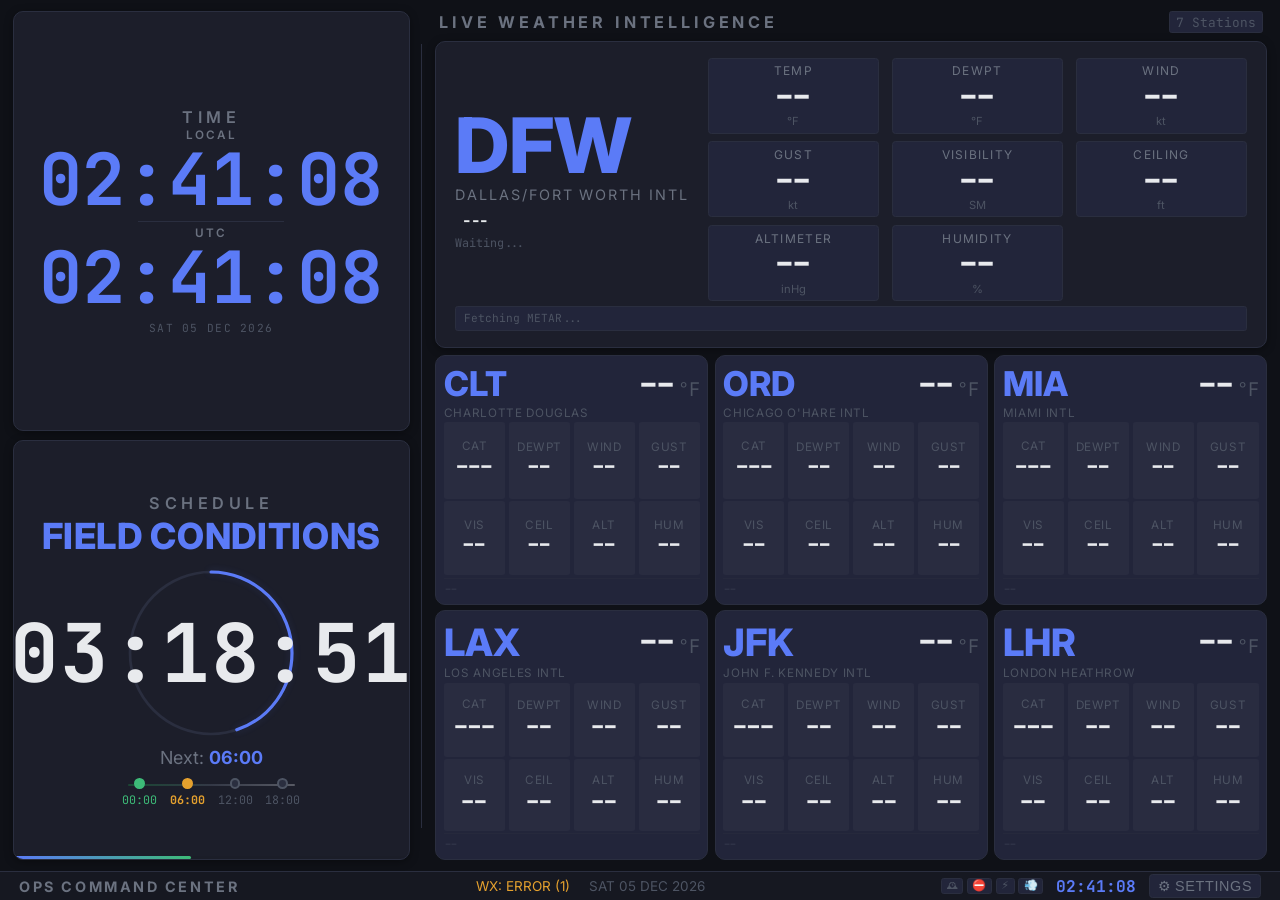
<file: index.html>
<!DOCTYPE html>
<html lang="en">
<head>
<meta charset="UTF-8">
<meta name="viewport" content="width=device-width, initial-scale=1.0">
<title>Operations Command Center</title>
<link rel="preconnect" href="https://fonts.googleapis.com">
<link rel="preconnect" href="https://fonts.gstatic.com" crossorigin>
<link href="https://fonts.googleapis.com/css2?family=Inter:wght@400;600;700;800&family=JetBrains+Mono:wght@400;700&display=swap" rel="stylesheet">
<link rel="stylesheet" href="theme.css">
<style>

  /* ── Main Layout ── */
  .dashboard {
    position: relative; z-index: 1;
    display: grid;
    grid-template-columns: 33vw 1fr;
    width: 100vw;
    height: calc(100vh - var(--bar-height));
  }

  /* ── Left Panel ── */
  .left-panel {
    display: grid; grid-template-rows: 1fr 1fr;
    gap: 1vh; padding: 1.2vh 1vw;
    position: relative;
  }
  .left-panel::after {
    content: ''; position: absolute;
    top: 5%; right: 0; bottom: 5%; width: 1px;
    background: var(--border-color);
  }

  /* ── Right Panel ── */
  .right-panel {
    display: grid;
    grid-template-rows: auto auto 1fr;
    padding: 1.2vh 1vw;
    gap: 0.8vh;
    overflow: hidden;
    min-height: 0;
  }

  /* ── Clock Card ── */
  .clock-card {
    display: flex; flex-direction: column;
    align-items: center; justify-content: center;
    padding: 2vh 1.5vw;
  }
  .clock-row {
    display: flex; flex-direction: column;
    align-items: center;
    gap: 0.5vh; width: 100%;
  }
  .clock-block {
    display: flex; flex-direction: column;
    align-items: center; gap: 0.2vh;
  }
  .clock-label {
    font-size: clamp(0.7rem, 1.3vmin, 1.2rem);
    text-transform: uppercase; letter-spacing: 0.15vw;
    color: var(--text-muted); font-weight: 600;
  }
  .clock-time {
    font-family: 'JetBrains Mono', monospace;
    font-size: clamp(3.5rem, 8vmin, 8rem);
    font-weight: 700; color: var(--accent);
    line-height: 1;
  }
  .clock-divider {
    width: 40%; height: 1px;
    background: var(--border-color);
  }
  .clock-date {
    font-family: 'JetBrains Mono', monospace;
    font-size: clamp(0.7rem, 1.2vmin, 1.1rem);
    color: var(--text-dim); margin-top: 0.8vh;
    letter-spacing: 0.1vw;
  }

  /* ── Section Cards (Countdown) ── */
  .section-card {
    background: var(--bg-card);
    border: 1px solid var(--border-color);
    border-radius: var(--radius-md);
    padding: 1.5vh 1.2vw;
    display: flex; flex-direction: column;
    justify-content: center; align-items: center;
    position: relative; overflow: hidden;
    transition: background 0.3s ease, border-color 0.3s ease;
    box-shadow: var(--shadow-md);
    animation: cardIn 0.4s ease-out both;
  }
  .section-card:nth-child(2) { animation-delay: 0.08s; }

  @keyframes cardIn {
    from { opacity: 0; transform: translateY(8px); }
    to   { opacity: 1; transform: translateY(0); }
  }

  .section-label {
    font-size: clamp(1rem, 1.8vmin, 1.8rem);
    text-transform: uppercase; letter-spacing: 0.35vw;
    color: var(--text-muted); margin-bottom: 0.2vh; font-weight: 600;
  }
  .section-title {
    font-size: clamp(2rem, 4vmin, 4rem);
    font-weight: 800; color: var(--accent); margin-bottom: 0.1vh;
    letter-spacing: 0.05vw;
  }

  /* ── Countdown Ring ── */
  .countdown-ring-wrap {
    position: relative;
    width: var(--ring-size); height: var(--ring-size);
    display: flex; align-items: center; justify-content: center;
    margin: 0.4vh 0;
  }
  .countdown-ring {
    position: absolute; inset: 0;
    width: 100%; height: 100%;
    transform: rotate(-90deg);
  }
  .ring-track  { fill: none; stroke: var(--border-color); stroke-width: 3; }
  .ring-fill   {
    fill: none; stroke: var(--accent); stroke-width: 3.5;
    stroke-linecap: round;
    transition: stroke-dashoffset 1s linear, stroke 0.3s ease;
  }
  .ring-glow   {
    fill: none; stroke: var(--accent); stroke-width: 7;
    stroke-linecap: round; opacity: 0.08;
    transition: stroke-dashoffset 1s linear, stroke 0.3s ease;
    filter: blur(4px);
  }
  .ring-fill.alert-ring, .ring-glow.alert-ring {
    stroke: var(--accent-amber);
  }

  .countdown-value {
    font-family: 'JetBrains Mono', monospace;
    font-size: clamp(3.5rem, 9vmin, 9rem);
    font-weight: 700; font-variant-numeric: tabular-nums;
    letter-spacing: 0.1vw; line-height: 1;
    color: var(--text-primary); z-index: 1;
    transition: color 0.6s ease, text-shadow 0.6s ease;
  }

  .next-label {
    font-size: clamp(1rem, 2vmin, 2rem);
    color: var(--text-muted); margin-bottom: 0.8vh;
  }
  .next-label span { color: var(--accent); font-weight: 700; }

  /* ── Progress Bar ── */
  .progress-track {
    position: absolute; bottom: 0; left: 0; right: 0; height: 3px;
    background: rgba(0,0,0,0.04);
    border-radius: 0 0 1.2vmin 1.2vmin; overflow: hidden;
  }
  .progress-fill {
    height: 100%; width: 0%;
    background: linear-gradient(90deg, var(--accent), var(--accent-green));
    border-radius: 0 2px 2px 0;
    transition: width 1s linear, background 0.3s ease;
  }
  .progress-fill.alert-progress {
    background: linear-gradient(90deg, var(--accent-amber), var(--accent-red));
  }

  /* ── Timeline Pips ── */
  .pip-row {
    display: flex; gap: 1vw;
    align-items: flex-start; margin-top: 0.4vh;
    position: relative;
  }
  .pip-row::before {
    content: ''; position: absolute;
    top: calc(clamp(0.3rem, 0.65vmin, 0.6rem));
    left: calc(clamp(0.3rem, 0.65vmin, 0.6rem));
    right: calc(clamp(0.3rem, 0.65vmin, 0.6rem));
    height: 2px;
    background: linear-gradient(90deg,
      rgba(22,163,74,0.3) 0%,
      rgba(148,163,184,0.2) 50%,
      rgba(226,229,234,0.3) 100%);
    z-index: 0; border-radius: 1px;
  }
  .pip {
    display: flex; flex-direction: column;
    align-items: center; gap: 0.3vh; z-index: 1;
  }
  .pip-dot {
    width: clamp(0.5rem, 1.2vmin, 1.1rem);
    height: clamp(0.5rem, 1.2vmin, 1.1rem);
    border-radius: 50%;
    background: var(--upcoming-dot);
    border: 2px solid var(--text-dim);
    transition: all 0.4s ease;
  }
  .pip-time {
    font-family: 'JetBrains Mono', monospace;
    font-size: clamp(0.7rem, 1.3vmin, 1.2rem);
    color: var(--text-dim); font-variant-numeric: tabular-nums;
  }
  .pip.completed .pip-dot {
    background: var(--completed-dot); border-color: var(--completed-dot);
  }
  .pip.completed .pip-time { color: var(--completed-dot); }
  .pip.current .pip-dot {
    background: var(--accent-amber); border-color: var(--accent-amber);
  }
  .pip.current .pip-time { color: var(--accent-amber); font-weight: 700; }

  /* ── Alert State ── */
  .section-card.alert-active {
    background: var(--alert-bg);
    border-color: var(--alert-border);
  }
  .section-card.alert-active .countdown-value {
    color: var(--alert-text);
  }
  .section-card.alert-active .section-title {
    color: var(--alert-text);
  }

  /* ── Weather Panel Header ── */
  .wx-panel-header {
    display: flex; align-items: center;
    justify-content: space-between; padding: 0 0.3vw;
  }
  .wx-panel-title {
    font-size: clamp(1rem, 1.8vmin, 1.7rem);
    text-transform: uppercase; letter-spacing: 0.3vw;
    color: var(--text-muted); font-weight: 700;
  }
  .wx-panel-badge {
    font-family: 'JetBrains Mono', monospace;
    font-size: clamp(0.8rem, 1.4vmin, 1.3rem);
    color: var(--text-dim);
    padding: 0.2vh 0.5vw;
    background: var(--bg-card-alt);
    border-radius: 0.3vmin;
    border: 1px solid var(--border-color);
  }

  /* ── Weather Content ── */\n  .wx-content {\n    min-height: 0;\n  }

  /* ── DFW Hero Card ── */
  .weather-hero {
    background: var(--bg-card);
    border: 1px solid var(--border-color);
    border-radius: var(--radius-md);
    padding: 1.8vh 1.5vw;
    display: grid;
    grid-template-columns: auto 1fr;
    grid-template-rows: 1fr auto;
    gap: 0.5vh 1.5vw;
    align-items: center;
    box-shadow: var(--shadow-md);
    animation: cardIn 0.4s ease-out 0.1s both;
    position: relative; overflow: hidden;
  }

  .hero-left {
    grid-row: 1 / 2;
    display: flex; flex-direction: column;
    align-items: flex-start;
  }
  .hero-icao {
    font-family: 'Inter', sans-serif;
    font-size: clamp(4rem, 8.5vmin, 8.5rem);
    font-weight: 800; color: var(--accent); line-height: 1;
  }
  .hero-airport-name {
    font-size: clamp(0.9rem, 1.6vmin, 1.5rem);
    color: var(--text-muted); text-transform: uppercase;
    letter-spacing: 0.15vw; margin-top: 0.2vh;
  }
  .hero-conditions {
    display: flex; align-items: center;
    gap: 0.5vw; margin-top: 0.5vh;
  }
  .hero-conditions-badge {
    font-size: clamp(1rem, 1.8vmin, 1.7rem);
    padding: 0.3vh 0.6vw; border-radius: 0.4vmin;
    font-weight: 700; letter-spacing: 0.05vw;
  }
  .hero-wx-icon {
    font-size: clamp(2.5rem, 4.5vmin, 4.5rem);
    line-height: 1;
  }
  .hero-obs-time {
    font-family: 'JetBrains Mono', monospace;
    font-size: clamp(0.7rem, 1.3vmin, 1.2rem);
    color: var(--text-dim); margin-top: 0.3vh;
  }

  .hero-details {
    grid-row: 1 / 2;
    display: grid;
    grid-template-columns: repeat(3, 1fr);
    gap: 0.6vw 1vw;
    align-self: center;
  }
  .hero-metric {
    display: flex; flex-direction: column;
    align-items: center; gap: 0.1vh;
    padding: 0.5vh 0.3vw;
    border-radius: 0.4vmin;
    background: var(--bg-card-alt);
    border: 1px solid var(--border-color);
  }
  .hero-metric-label {
    font-size: clamp(0.75rem, 1.3vmin, 1.2rem);
    text-transform: uppercase; letter-spacing: 0.1vw;
    color: var(--text-muted);
  }
  .hero-metric-value {
    font-family: 'JetBrains Mono', monospace;
    font-size: clamp(1.8rem, 3.8vmin, 3.8rem);
    font-weight: 700; color: var(--text-primary); line-height: 1;
  }
  .hero-metric-unit {
    font-size: clamp(0.7rem, 1.2vmin, 1.1rem);
    color: var(--text-dim);
  }

  .hero-metar-raw {
    grid-column: 1 / -1;
    font-family: 'JetBrains Mono', monospace;
    font-size: clamp(0.7rem, 1.2vmin, 1.1rem);
    color: var(--text-dim);
    background: var(--bg-card-alt);
    padding: 0.5vh 0.6vw;
    border-radius: 0.3vmin;
    white-space: nowrap; overflow: hidden; text-overflow: ellipsis;
    border: 1px solid var(--border-color);
  }

  /* ── Flight Category Badges (dark default) ── */
  .cat-vfr  { background: rgba(52,211,153,0.12); color: #34d399; border: 1px solid rgba(52,211,153,0.2); }
  .cat-mvfr { background: rgba(96,165,250,0.12); color: #60a5fa; border: 1px solid rgba(96,165,250,0.2); }
  .cat-ifr  { background: rgba(248,113,113,0.12); color: #f87171; border: 1px solid rgba(248,113,113,0.2); }
  .cat-lifr { background: rgba(192,132,252,0.12); color: #c084fc; border: 1px solid rgba(192,132,252,0.2); }
  body.light-mode .cat-vfr  { background: rgba(22,163,74,0.08); color: #15803d; border-color: rgba(22,163,74,0.2); }
  body.light-mode .cat-mvfr { background: rgba(79,107,237,0.08); color: #3b5bdb; border-color: rgba(79,107,237,0.2); }
  body.light-mode .cat-ifr  { background: rgba(220,38,38,0.08); color: #dc2626; border-color: rgba(220,38,38,0.2); }
  body.light-mode .cat-lifr { background: rgba(124,58,237,0.08); color: #7c3aed; border-color: rgba(124,58,237,0.2); }
  .wx-ok    { color: var(--text-muted); }
  .wx-stale { color: var(--accent-amber); }

  /* ── Airport Grid ── */
  .airport-grid {
    display: grid;
    grid-template-columns: repeat(12, 1fr);
    grid-template-rows: 1fr 1fr;
    gap: 0.6vh 0.5vw;
    overflow: visible;
    min-height: 0;
  }
  /* Row 1: 3 cards × 4 cols each = 12 */
  .airport-card:nth-child(-n+3) { grid-column: span 4; }
  /* Row 2: 3 cards × 4 cols each = 12 */
  .airport-card:nth-child(n+4)  { grid-column: span 4; }

  .airport-card {
    background: var(--bg-card-alt);
    border: 1px solid var(--border-color);
    border-radius: var(--radius-md);
    padding: 0.8vh 0.6vw;
    display: flex; flex-direction: column; gap: 0.3vh;
    transition: all 0.2s ease;
    animation: cardIn 0.4s ease-out both;
    position: relative; overflow: hidden;
    min-height: 0;
  }
  .airport-card:nth-child(1) { animation-delay: .25s; }
  .airport-card:nth-child(2) { animation-delay: .30s; }
  .airport-card:nth-child(3) { animation-delay: .35s; }
  .airport-card:nth-child(4) { animation-delay: .40s; }
  .airport-card:nth-child(5) { animation-delay: .45s; }
  .airport-card:nth-child(6) { animation-delay: .50s; }
  .airport-card:nth-child(7) { animation-delay: .55s; }
  .airport-card:hover {
    background: var(--bg-card-hover);
    border-color: var(--border-hover);
    transform: translateY(-1px);
  }
  body.no-hover .airport-card:hover {
    background: var(--bg-card-alt);
    border-color: var(--border-color);
    box-shadow: none;
    transform: none;
  }
  body.no-color-code .val-green,
  body.no-color-code .val-amber,
  body.no-color-code .val-red {
    color: var(--text-primary) !important;
    text-shadow: none !important;
  }
  body.no-cat-accent .airport-card::before {
    display: none !important;
  }

  .airport-header {
    display: flex; justify-content: space-between;
    align-items: center; margin-bottom: 0.1vh;
  }
  .airport-header-temp {
    font-family: 'JetBrains Mono', monospace;
    font-size: clamp(2rem, 3.8vmin, 3.8rem);
    font-weight: 700; color: var(--text-primary);
    line-height: 1;
  }
  .airport-header-temp .temp-unit {
    font-size: 55%; color: var(--text-dim); font-weight: 400;
  }
  .airport-icao-wrap {
    display: flex; align-items: center; gap: 0.3vw;
  }
  .airport-icao {
    font-size: clamp(2rem, 3.8vmin, 3.8rem);
    font-weight: 800; color: var(--accent);
  }
  .airport-wx-icon {
    font-size: clamp(1.3rem, 2.5vmin, 2.5rem);
  }
  .airport-name {
    font-size: clamp(0.7rem, 1.3vmin, 1.2rem);
    color: var(--text-dim); text-transform: uppercase;
    letter-spacing: 0.05vw; line-height: 1;
  }
  .airport-conditions {
    font-size: clamp(1rem, 1.8vmin, 1.7rem);
    padding: 0.15vh 0.35vw; border-radius: 0.3vmin; font-weight: 700;
  }

  .airport-metrics {
    display: grid; grid-template-columns: 1fr 1fr 1fr 1fr;
    gap: 0.2vh 0.3vw;
    flex: 1;
    min-height: 0;
  }
  .airport-metric {
    display: flex; flex-direction: column;
    align-items: center; justify-content: center;
    min-width: 0;
    padding: 0.2vh 0.15vw;
    border-radius: 0.3vmin;
    background: var(--bg-metric);
    overflow: hidden;
  }
  .airport-metric-label {
    font-size: clamp(0.7rem, 1.3vmin, 1.2rem);
    color: var(--text-dim); text-transform: uppercase;
    letter-spacing: 0.04vw; line-height: 1.1;
  }
  .airport-metric-value {
    font-family: 'JetBrains Mono', monospace;
    font-size: clamp(1.3rem, 2.5vmin, 2.5rem);
    font-weight: 700; color: var(--text-primary);
    white-space: nowrap;
    line-height: 1.15;
    text-align: center;
  }

  /* ── Metric Value Color Coding (dark default) ── */
  .val-green  { color: #3dbb78; }
  .val-yellow { color: #fbbf24; }
  .val-amber  { color: #f59e0b; }
  .val-red    { color: #f87171; }
  body.light-mode .val-green  { color: #16a34a; }
  body.light-mode .val-yellow { color: #ca8a04; }
  body.light-mode .val-amber  { color: #d97706; }
  body.light-mode .val-red    { color: #dc2626; }

  /* ── Flight Category Card Accent ── */
  .airport-card::before {
    content: ''; position: absolute; top: 8%; bottom: 8%;
    left: 0; width: 3px; border-radius: 0 2px 2px 0;
    background: var(--card-cat-color, transparent);
    transition: background 0.3s ease;
  }

  /* Row 2 cards get slightly bigger metric values since they have more room */
  .airport-card:nth-child(n+4) .airport-metric-value {
    font-size: clamp(1.5rem, 2.8vmin, 2.8rem);
  }
  .airport-card:nth-child(n+4) .airport-icao {
    font-size: clamp(2.2rem, 4.2vmin, 4.2rem);
  }

  .airport-metar-raw {
    font-family: 'JetBrains Mono', monospace;
    font-size: clamp(0.7rem, 1.3vmin, 1.2rem);
    color: var(--text-dim); opacity: 0.5;
    white-space: nowrap; overflow: hidden; text-overflow: ellipsis;
    margin-top: auto; padding-top: 0.2vh;
    border-top: 1px solid var(--border-color);
    flex-shrink: 0;
  }

  /* ── Bottom Bar ── */
  .bottom-bar {
    position: fixed; bottom: 0; left: 0;
    width: 100vw; height: var(--bar-height);
    background: var(--bg-secondary);
    border-top: 1px solid var(--border-color);
    display: flex; justify-content: space-between;
    align-items: center;
    padding: 0 1.5vw;
    font-size: clamp(0.75rem, 1.4vmin, 1.3rem);
    color: var(--text-dim); z-index: 10;
  }
  .bottom-bar-title {
    letter-spacing: 0.2vw; font-weight: 700;
    color: var(--text-muted);
    font-size: clamp(0.85rem, 1.6vmin, 1.5rem);
  }
  .bottom-bar-center {
    display: flex; gap: 1.5vw; align-items: center;
    font-size: clamp(0.8rem, 1.5vmin, 1.4rem);
  }
  .clock {
    font-family: 'JetBrains Mono', monospace;
    color: var(--accent); font-variant-numeric: tabular-nums;
    font-weight: 700; font-size: clamp(1rem, 1.8vmin, 1.7rem);
  }

  /* ── Alert Page Mini Buttons ── */
  .alert-btns { display: flex; gap: 0.3vw; align-items: center; }
  .alert-btn {
    text-decoration: none;
    font-size: clamp(0.7rem, 1.2vmin, 1.1rem);
    padding: 0.2vh 0.35vw;
    border-radius: 0.3vmin;
    border: 1px solid var(--border-color);
    background: var(--bg-card-alt);
    color: var(--text-dim);
    line-height: 1;
    transition: all 0.25s ease;
    cursor: pointer;
  }
  .alert-btn:hover { color: var(--text-primary); border-color: var(--border-hover); background: var(--bg-card-hover); transform: scale(1.1); }

  /* ── Settings Button ── */
  .settings-btn {
    background: var(--bg-card-alt);
    border: 1px solid var(--border-color);
    border-radius: 0.4vmin;
    color: var(--text-muted);
    font-size: clamp(0.9rem, 1.6vmin, 1.5rem);
    padding: 0.3vh 0.6vw;
    cursor: pointer;
    transition: all 0.3s ease;
    display: flex; align-items: center; gap: 0.3vw;
    letter-spacing: 0.05vw;
  }
  .settings-btn:hover {
    color: var(--accent); border-color: var(--accent);
    background: var(--accent-subtle);
  }
  .settings-btn .gear-icon {
    display: inline-block;
    transition: transform 0.5s ease;
  }
  .settings-btn:hover .gear-icon {
    transform: rotate(90deg);
  }

  /* ── Settings Modal ── */
  .settings-overlay {
    position: fixed; inset: 0; z-index: 200;
    background: rgba(0,0,0,0.45);
    display: flex; align-items: center; justify-content: center;
    opacity: 0; pointer-events: none;
    transition: opacity 0.25s ease;
  }
  .settings-overlay.open {
    opacity: 1; pointer-events: all;
  }
  .settings-modal {
    background: var(--bg-card);
    border: 1px solid var(--border-color);
    border-radius: var(--radius-lg);
    padding: 3vh 2.5vw;
    width: min(90vw, 600px);
    max-height: 85vh;
    overflow-y: auto;
    box-shadow: 0 16px 48px rgba(0,0,0,0.4);
    transform: scale(0.95) translateY(12px);
    transition: transform 0.25s ease;
    scrollbar-width: thin;
    scrollbar-color: rgba(128,128,128,0.2) transparent;
  }
  .settings-overlay.open .settings-modal {
    transform: scale(1) translateY(0);
  }
  .settings-modal-header {
    display: flex; align-items: center; justify-content: space-between;
    margin-bottom: 2.5vh;
    padding-bottom: 1.5vh;
    border-bottom: 1px solid var(--border-color);
  }
  .settings-modal-title {
    font-size: clamp(1.2rem, 2.2vmin, 2rem);
    font-weight: 800; color: var(--accent);
    letter-spacing: 0.08vw;
  }
  .settings-close-btn {
    background: var(--bg-card-alt);
    border: 1px solid var(--border-color);
    border-radius: 0.4vmin;
    color: var(--text-muted);
    font-size: clamp(1rem, 1.6vmin, 1.5rem);
    padding: 0.3vh 0.6vw;
    cursor: pointer;
    transition: all 0.3s ease;
  }
  .settings-close-btn:hover {
    color: var(--accent-red); border-color: rgba(220,38,38,0.3);
    background: rgba(220,38,38,0.08);
  }
  .settings-section {
    margin-bottom: 2.5vh;
  }
  .settings-section-title {
    font-size: clamp(0.85rem, 1.4vmin, 1.3rem);
    text-transform: uppercase; letter-spacing: 0.2vw;
    color: var(--text-muted); font-weight: 700;
    margin-bottom: 1.2vh;
  }
  .theme-grid {
    display: grid;
    grid-template-columns: repeat(3, 1fr);
    gap: 1vh 1vw;
  }
  .theme-group-label {
    grid-column: 1 / -1;
    font-size: clamp(0.6rem, 1vmin, 0.85rem);
    text-transform: uppercase;
    letter-spacing: 0.15vw;
    color: var(--text-dim);
    font-weight: 700;
    padding: 0.5vh 0 0.2vh;
  }
  .theme-group-label:first-child { padding-top: 0; }
  .theme-card {
    background: var(--bg-card-alt);
    border: 2px solid var(--border-color);
    border-radius: 0.8vmin;
    padding: 1.5vh 1vw;
    cursor: pointer;
    transition: all 0.3s ease;
    text-align: center;
  }
  .theme-card:hover {
    border-color: var(--border-hover);
    background: var(--bg-card-hover);
    transform: translateY(-2px);
    box-shadow: 0 4px 12px rgba(0,0,0,0.08);
  }
  .theme-card.active {
    border-color: var(--accent);
    background: var(--accent-subtle);
  }
  .theme-preview {
    width: 100%; height: clamp(2rem, 4vmin, 3.5rem);
    border-radius: 0.4vmin; margin-bottom: 0.8vh;
    position: relative; overflow: hidden;
  }
  .theme-name {
    font-size: clamp(0.7rem, 1.2vmin, 1.1rem);
    font-weight: 700; color: var(--text-primary);
    margin-bottom: 0.2vh;
  }
  .theme-desc {
    font-size: clamp(0.55rem, 0.9vmin, 0.85rem);
    color: var(--text-dim);
  }
  .settings-option {
    display: flex; align-items: center; justify-content: space-between;
    padding: 1vh 0;
    border-bottom: 1px solid var(--border-color);
  }
  .settings-option:last-child { border-bottom: none; }
  .settings-option-label {
    font-size: clamp(0.8rem, 1.3vmin, 1.2rem);
    color: var(--text-secondary);
  }
  .settings-option-desc {
    font-size: clamp(0.55rem, 0.9vmin, 0.85rem);
    color: var(--text-dim); margin-top: 0.2vh;
  }
  /* Toggle Switch */
  .toggle-switch {
    position: relative;
    width: clamp(2.5rem, 4vmin, 3.5rem);
    height: clamp(1.3rem, 2.2vmin, 2rem);
    background: var(--bg-card-hover);
    border-radius: 2rem;
    cursor: pointer;
    transition: background 0.3s ease;
    border: 1px solid var(--border-color);
  }
  .toggle-switch.on {
    background: var(--accent);
    border-color: var(--accent-hover);
  }
  .toggle-switch::after {
    content: '';
    position: absolute;
    top: 2px; left: 2px;
    width: calc(clamp(1.3rem, 2.2vmin, 2rem) - 6px);
    height: calc(clamp(1.3rem, 2.2vmin, 2rem) - 6px);
    background: #ffffff;
    border-radius: 50%;
    transition: all 0.3s ease;
    box-shadow: 0 1px 2px rgba(0,0,0,0.15);
  }
  .toggle-switch.on::after {
    left: calc(100% - clamp(1.3rem, 2.2vmin, 2rem) + 4px);
    background: #ffffff;
  }

  /* ── Settings Select Dropdown ── */
  .settings-select {
    background: var(--bg-card-alt);
    border: 1px solid var(--border-color);
    border-radius: 0.4vmin;
    color: var(--text-primary);
    font-family: 'JetBrains Mono', monospace;
    font-size: clamp(0.65rem, 1.1vmin, 1rem);
    padding: 0.4vh 0.6vw;
    cursor: pointer;
    outline: none;
    transition: border-color 0.3s ease;
    -webkit-appearance: none;
    appearance: none;
    background-image: url("data:image/svg+xml,%3Csvg xmlns='http://www.w3.org/2000/svg' width='10' height='6'%3E%3Cpath d='M0 0l5 6 5-6z' fill='%236b7280'/%3E%3C/svg%3E");
    background-repeat: no-repeat;
    background-position: right 0.5vw center;
    padding-right: 1.5vw;
  }
  .settings-select:focus {
    border-color: var(--accent);
  }
  .settings-select option {
    background: var(--bg-card);
    color: var(--text-primary);
  }

  /* ── Settings Range Slider ── */
  .settings-range-wrap {
    display: flex; align-items: center; gap: 0.5vw;
  }
  .settings-range-val {
    font-family: 'JetBrains Mono', monospace;
    font-size: clamp(0.6rem, 1vmin, 0.9rem);
    color: var(--accent); min-width: 2.5em; text-align: center;
  }
  .settings-range {
    -webkit-appearance: none; appearance: none;
    width: clamp(5rem, 10vmin, 8rem);
    height: 4px;
    background: var(--border-color);
    border-radius: 2px;
    outline: none;
    cursor: pointer;
  }
  .settings-range::-webkit-slider-thumb {
    -webkit-appearance: none; appearance: none;
    width: clamp(0.8rem, 1.4vmin, 1.2rem);
    height: clamp(0.8rem, 1.4vmin, 1.2rem);
    background: var(--accent);
    border-radius: 50%;
    cursor: pointer;
  }
  .settings-range::-moz-range-thumb {
    width: clamp(0.8rem, 1.4vmin, 1.2rem);
    height: clamp(0.8rem, 1.4vmin, 1.2rem);
    background: var(--accent);
    border-radius: 50%;
    border: none;
    cursor: pointer;
  }
</style>
</head><body>
  <div class="bg-mesh"><div class="bg-orb"></div><div class="bg-orb2"></div></div>
  <div class="scanlines"></div>

  <div class="dashboard">
    <!-- ─── Left Panel: Clock & Field ─── -->
    <div class="left-panel">

      <div class="section-card clock-card">
        <div class="section-label">Time</div>
        <div class="clock-row">
          <div class="clock-block">
            <div class="clock-label">LOCAL</div>
            <div class="clock-time" id="panel-local-clock">--:--:--</div>
          </div>
          <div class="clock-divider"></div>
          <div class="clock-block">
            <div class="clock-label">UTC</div>
            <div class="clock-time" id="panel-utc-clock">--:--:--</div>
          </div>
        </div>
        <div class="clock-date" id="panel-clock-date"></div>
      </div>

      <div class="section-card" id="field-section">
        <div class="section-label">Schedule</div>
        <div class="section-title">FIELD CONDITIONS</div>
        <div class="countdown-ring-wrap">
          <svg class="countdown-ring" viewBox="0 0 200 200">
            <circle class="ring-track" cx="100" cy="100" r="90"/>
            <circle class="ring-glow"  cx="100" cy="100" r="90" id="field-ring-glow" stroke-dasharray="565.49" stroke-dashoffset="565.49"/>
            <circle class="ring-fill"  cx="100" cy="100" r="90" id="field-ring"      stroke-dasharray="565.49" stroke-dashoffset="565.49"/>
          </svg>
          <div class="countdown-value" id="field-countdown">--:--:--</div>
        </div>
        <div class="next-label">Next: <span id="field-next">--:--</span></div>
        <div class="pip-row" id="field-pips"></div>
        <div class="progress-track"><div class="progress-fill" id="field-progress"></div></div>
      </div>

    </div>

    <!-- ─── Right Panel: Weather ─── -->
    <div class="right-panel">

      <div class="wx-panel-header">
        <div class="wx-panel-title">Live Weather Intelligence</div>
        <div class="wx-panel-badge">7 Stations</div>
      </div>

      <div class="wx-content">
        <!-- DFW Hero Card -->
        <div class="weather-hero" id="wx-dfw">
          <div class="hero-left">
            <a href="dfw.html" style="text-decoration:none;color:inherit;" title="Open detailed DFW weather">
              <div class="hero-icao" style="cursor:pointer;">DFW</div>
            </a>
            <div class="hero-airport-name">Dallas/Fort Worth Intl</div>
            <div class="hero-conditions">
              <span class="hero-conditions-badge" id="dfw-cat">---</span>
              <span class="hero-wx-icon" id="dfw-icon"></span>
            </div>
            <div class="hero-obs-time" id="dfw-obs">Waiting...</div>
          </div>
          <div class="hero-details">
            <div class="hero-metric">
              <div class="hero-metric-label">Temp</div>
              <div class="hero-metric-value" id="dfw-temp">--</div>
              <div class="hero-metric-unit">&deg;F</div>
            </div>
            <div class="hero-metric">
              <div class="hero-metric-label">Dewpt</div>
              <div class="hero-metric-value" id="dfw-dewpt">--</div>
              <div class="hero-metric-unit">&deg;F</div>
            </div>
            <div class="hero-metric">
              <div class="hero-metric-label">Wind</div>
              <div class="hero-metric-value" id="dfw-wind">--</div>
              <div class="hero-metric-unit">kt</div>
            </div>
            <div class="hero-metric">
              <div class="hero-metric-label">Gust</div>
              <div class="hero-metric-value" id="dfw-gust">--</div>
              <div class="hero-metric-unit">kt</div>
            </div>
            <div class="hero-metric">
              <div class="hero-metric-label">Visibility</div>
              <div class="hero-metric-value" id="dfw-vis">--</div>
              <div class="hero-metric-unit">SM</div>
            </div>
            <div class="hero-metric">
              <div class="hero-metric-label">Ceiling</div>
              <div class="hero-metric-value" id="dfw-ceil">--</div>
              <div class="hero-metric-unit">ft</div>
            </div>
            <div class="hero-metric">
              <div class="hero-metric-label">Altimeter</div>
              <div class="hero-metric-value" id="dfw-alt">--</div>
              <div class="hero-metric-unit">inHg</div>
            </div>
            <div class="hero-metric">
              <div class="hero-metric-label">Humidity</div>
              <div class="hero-metric-value" id="dfw-hum">--</div>
              <div class="hero-metric-unit">%</div>
            </div>
          </div>
          <div class="hero-metar-raw" id="dfw-metar">Fetching METAR...</div>
        </div>
      </div><!-- /wx-content -->

        <!-- Airport Grid (7 stations) -->
        <div class="airport-grid">

          <div class="airport-card" id="wx-clt">
            <div class="airport-header">
              <div class="airport-icao-wrap">
                <a href="clt.html" style="text-decoration:none;color:inherit;" title="Open detailed CLT weather"><span class="airport-icao" style="cursor:pointer;">CLT</span></a>
                <span class="airport-wx-icon" id="clt-icon"></span>
              </div>
              <span class="airport-header-temp" id="clt-temp">--<span class="temp-unit">°F</span></span>
            </div>
            <div class="airport-name">Charlotte Douglas</div>
            <div class="airport-metrics">
              <div class="airport-metric"><span class="airport-metric-label">Cat</span><span class="airport-metric-value airport-conditions" id="clt-cat">---</span></div>
              <div class="airport-metric"><span class="airport-metric-label">Dewpt</span><span class="airport-metric-value" id="clt-dewpt">--</span></div>
              <div class="airport-metric"><span class="airport-metric-label">Wind</span><span class="airport-metric-value" id="clt-wind">--</span></div>
              <div class="airport-metric"><span class="airport-metric-label">Gust</span><span class="airport-metric-value" id="clt-gust">--</span></div>
              <div class="airport-metric"><span class="airport-metric-label">Vis</span><span class="airport-metric-value" id="clt-vis">--</span></div>
              <div class="airport-metric"><span class="airport-metric-label">Ceil</span><span class="airport-metric-value" id="clt-ceil">--</span></div>
              <div class="airport-metric"><span class="airport-metric-label">Alt</span><span class="airport-metric-value" id="clt-alt">--</span></div>
              <div class="airport-metric"><span class="airport-metric-label">Hum</span><span class="airport-metric-value" id="clt-hum">--</span></div>
            </div>
            <div class="airport-metar-raw" id="clt-metar">--</div>
          </div>

          <div class="airport-card" id="wx-ord">
            <div class="airport-header">
              <div class="airport-icao-wrap">
                <span class="airport-icao">ORD</span>
                <span class="airport-wx-icon" id="ord-icon"></span>
              </div>
              <span class="airport-header-temp" id="ord-temp">--<span class="temp-unit">°F</span></span>
            </div>
            <div class="airport-name">Chicago O'Hare Intl</div>
            <div class="airport-metrics">
              <div class="airport-metric"><span class="airport-metric-label">Cat</span><span class="airport-metric-value airport-conditions" id="ord-cat">---</span></div>
              <div class="airport-metric"><span class="airport-metric-label">Dewpt</span><span class="airport-metric-value" id="ord-dewpt">--</span></div>
              <div class="airport-metric"><span class="airport-metric-label">Wind</span><span class="airport-metric-value" id="ord-wind">--</span></div>
              <div class="airport-metric"><span class="airport-metric-label">Gust</span><span class="airport-metric-value" id="ord-gust">--</span></div>
              <div class="airport-metric"><span class="airport-metric-label">Vis</span><span class="airport-metric-value" id="ord-vis">--</span></div>
              <div class="airport-metric"><span class="airport-metric-label">Ceil</span><span class="airport-metric-value" id="ord-ceil">--</span></div>
              <div class="airport-metric"><span class="airport-metric-label">Alt</span><span class="airport-metric-value" id="ord-alt">--</span></div>
              <div class="airport-metric"><span class="airport-metric-label">Hum</span><span class="airport-metric-value" id="ord-hum">--</span></div>
            </div>
            <div class="airport-metar-raw" id="ord-metar">--</div>
          </div>

          <div class="airport-card" id="wx-mia">
            <div class="airport-header">
              <div class="airport-icao-wrap">
                <span class="airport-icao">MIA</span>
                <span class="airport-wx-icon" id="mia-icon"></span>
              </div>
              <span class="airport-header-temp" id="mia-temp">--<span class="temp-unit">°F</span></span>
            </div>
            <div class="airport-name">Miami Intl</div>
            <div class="airport-metrics">
              <div class="airport-metric"><span class="airport-metric-label">Cat</span><span class="airport-metric-value airport-conditions" id="mia-cat">---</span></div>
              <div class="airport-metric"><span class="airport-metric-label">Dewpt</span><span class="airport-metric-value" id="mia-dewpt">--</span></div>
              <div class="airport-metric"><span class="airport-metric-label">Wind</span><span class="airport-metric-value" id="mia-wind">--</span></div>
              <div class="airport-metric"><span class="airport-metric-label">Gust</span><span class="airport-metric-value" id="mia-gust">--</span></div>
              <div class="airport-metric"><span class="airport-metric-label">Vis</span><span class="airport-metric-value" id="mia-vis">--</span></div>
              <div class="airport-metric"><span class="airport-metric-label">Ceil</span><span class="airport-metric-value" id="mia-ceil">--</span></div>
              <div class="airport-metric"><span class="airport-metric-label">Alt</span><span class="airport-metric-value" id="mia-alt">--</span></div>
              <div class="airport-metric"><span class="airport-metric-label">Hum</span><span class="airport-metric-value" id="mia-hum">--</span></div>
            </div>
            <div class="airport-metar-raw" id="mia-metar">--</div>
          </div>

          <div class="airport-card" id="wx-lax">
            <div class="airport-header">
              <div class="airport-icao-wrap">
                <span class="airport-icao">LAX</span>
                <span class="airport-wx-icon" id="lax-icon"></span>
              </div>
              <span class="airport-header-temp" id="lax-temp">--<span class="temp-unit">°F</span></span>
            </div>
            <div class="airport-name">Los Angeles Intl</div>
            <div class="airport-metrics">
              <div class="airport-metric"><span class="airport-metric-label">Cat</span><span class="airport-metric-value airport-conditions" id="lax-cat">---</span></div>
              <div class="airport-metric"><span class="airport-metric-label">Dewpt</span><span class="airport-metric-value" id="lax-dewpt">--</span></div>
              <div class="airport-metric"><span class="airport-metric-label">Wind</span><span class="airport-metric-value" id="lax-wind">--</span></div>
              <div class="airport-metric"><span class="airport-metric-label">Gust</span><span class="airport-metric-value" id="lax-gust">--</span></div>
              <div class="airport-metric"><span class="airport-metric-label">Vis</span><span class="airport-metric-value" id="lax-vis">--</span></div>
              <div class="airport-metric"><span class="airport-metric-label">Ceil</span><span class="airport-metric-value" id="lax-ceil">--</span></div>
              <div class="airport-metric"><span class="airport-metric-label">Alt</span><span class="airport-metric-value" id="lax-alt">--</span></div>
              <div class="airport-metric"><span class="airport-metric-label">Hum</span><span class="airport-metric-value" id="lax-hum">--</span></div>
            </div>
            <div class="airport-metar-raw" id="lax-metar">--</div>
          </div>

          <div class="airport-card" id="wx-jfk">
            <div class="airport-header">
              <div class="airport-icao-wrap">
                <span class="airport-icao">JFK</span>
                <span class="airport-wx-icon" id="jfk-icon"></span>
              </div>
              <span class="airport-header-temp" id="jfk-temp">--<span class="temp-unit">°F</span></span>
            </div>
            <div class="airport-name">John F. Kennedy Intl</div>
            <div class="airport-metrics">
              <div class="airport-metric"><span class="airport-metric-label">Cat</span><span class="airport-metric-value airport-conditions" id="jfk-cat">---</span></div>
              <div class="airport-metric"><span class="airport-metric-label">Dewpt</span><span class="airport-metric-value" id="jfk-dewpt">--</span></div>
              <div class="airport-metric"><span class="airport-metric-label">Wind</span><span class="airport-metric-value" id="jfk-wind">--</span></div>
              <div class="airport-metric"><span class="airport-metric-label">Gust</span><span class="airport-metric-value" id="jfk-gust">--</span></div>
              <div class="airport-metric"><span class="airport-metric-label">Vis</span><span class="airport-metric-value" id="jfk-vis">--</span></div>
              <div class="airport-metric"><span class="airport-metric-label">Ceil</span><span class="airport-metric-value" id="jfk-ceil">--</span></div>
              <div class="airport-metric"><span class="airport-metric-label">Alt</span><span class="airport-metric-value" id="jfk-alt">--</span></div>
              <div class="airport-metric"><span class="airport-metric-label">Hum</span><span class="airport-metric-value" id="jfk-hum">--</span></div>
            </div>
            <div class="airport-metar-raw" id="jfk-metar">--</div>
          </div>

          <div class="airport-card" id="wx-lhr">
            <div class="airport-header">
              <div class="airport-icao-wrap">
                <span class="airport-icao">LHR</span>
                <span class="airport-wx-icon" id="lhr-icon"></span>
              </div>
              <span class="airport-header-temp" id="lhr-temp">--<span class="temp-unit">°F</span></span>
            </div>
            <div class="airport-name">London Heathrow</div>
            <div class="airport-metrics">
              <div class="airport-metric"><span class="airport-metric-label">Cat</span><span class="airport-metric-value airport-conditions" id="lhr-cat">---</span></div>
              <div class="airport-metric"><span class="airport-metric-label">Dewpt</span><span class="airport-metric-value" id="lhr-dewpt">--</span></div>
              <div class="airport-metric"><span class="airport-metric-label">Wind</span><span class="airport-metric-value" id="lhr-wind">--</span></div>
              <div class="airport-metric"><span class="airport-metric-label">Gust</span><span class="airport-metric-value" id="lhr-gust">--</span></div>
              <div class="airport-metric"><span class="airport-metric-label">Vis</span><span class="airport-metric-value" id="lhr-vis">--</span></div>
              <div class="airport-metric"><span class="airport-metric-label">Ceil</span><span class="airport-metric-value" id="lhr-ceil">--</span></div>
              <div class="airport-metric"><span class="airport-metric-label">Alt</span><span class="airport-metric-value" id="lhr-alt">--</span></div>
              <div class="airport-metric"><span class="airport-metric-label">Hum</span><span class="airport-metric-value" id="lhr-hum">--</span></div>
            </div>
            <div class="airport-metar-raw" id="lhr-metar">--</div>
          </div>



        </div><!-- /airport-grid -->
    </div><!-- /right-panel -->
  </div><!-- /dashboard -->

  <!-- ─── Bottom Bar ─── -->
  <div class="bottom-bar">
    <span class="bottom-bar-title">OPS COMMAND CENTER</span>
    <div class="bottom-bar-center">
      <span id="wx-status" class="wx-ok">WX: Initializing</span>
      <span id="date-display"></span>
    </div>
    <div style="display:flex;align-items:center;gap:1vw;">
      <div class="alert-btns">
        <a href="Clocks.html" class="alert-btn" title="Clocks">&#128368;</a>
        <a href="Ramp%20Closed.html" class="alert-btn" title="Ramp Closed">&#9940;</a>
        <a href="Yellow%20Alert.html" class="alert-btn" title="Yellow Alert">&#9889;</a>
        <a href="High%20Winds.html" class="alert-btn" title="High Winds">&#128168;</a>
      </div>
      <span class="clock" id="live-clock">--:--:--</span>
      <button class="settings-btn" id="settings-btn" title="Settings">
        <span class="gear-icon">&#9881;</span> SETTINGS
      </button>
    </div>
  </div>

  <!-- ─── Settings Modal ─── -->
  <div class="settings-overlay" id="settings-overlay">
    <div class="settings-modal">
      <div class="settings-modal-header">
        <span class="settings-modal-title">&#9881; Settings</span>
        <button class="settings-close-btn" id="settings-close">&times;</button>
      </div>

      <!-- Themes -->
      <div class="settings-section">
        <div class="settings-section-title">Theme</div>
        <div class="theme-grid" id="theme-grid">

          <div class="theme-group-label">Dark</div>

          <div class="theme-card active" data-theme="dark">
            <div class="theme-preview" style="background:linear-gradient(135deg,#0f1117,#1c1e2a,#5b7bf7);"></div>
            <div class="theme-name">Professional</div>
            <div class="theme-desc">Clean dark default</div>
          </div>
          <div class="theme-card" data-theme="dark-slate">
            <div class="theme-preview" style="background:linear-gradient(135deg,#101214,#1e2024,#8295ad);"></div>
            <div class="theme-name">Slate</div>
            <div class="theme-desc">Neutral dark gray</div>
          </div>
          <div class="theme-card" data-theme="dark-ocean">
            <div class="theme-preview" style="background:linear-gradient(135deg,#0c1220,#182235,#3b82f6);"></div>
            <div class="theme-name">Ocean</div>
            <div class="theme-desc">Deep navy blue</div>
          </div>
          <div class="theme-card" data-theme="dark-emerald">
            <div class="theme-preview" style="background:linear-gradient(135deg,#0a1210,#162420,#34d399);"></div>
            <div class="theme-name">Emerald</div>
            <div class="theme-desc">Dark green tones</div>
          </div>
          <div class="theme-card" data-theme="dark-violet">
            <div class="theme-preview" style="background:linear-gradient(135deg,#100e18,#1e1a32,#a78bfa);"></div>
            <div class="theme-name">Violet</div>
            <div class="theme-desc">Deep purple accent</div>
          </div>
          <div class="theme-card" data-theme="dark-rose">
            <div class="theme-preview" style="background:linear-gradient(135deg,#140e10,#281c22,#fb7185);"></div>
            <div class="theme-name">Rose</div>
            <div class="theme-desc">Warm dark rose</div>
          </div>

          <div class="theme-group-label">Light</div>

          <div class="theme-card" data-theme="light">
            <div class="theme-preview" style="background:linear-gradient(135deg,#f0f2f5,#ffffff,#4f6bed);"></div>
            <div class="theme-name">Professional</div>
            <div class="theme-desc">Clean light default</div>
          </div>
          <div class="theme-card" data-theme="light-slate">
            <div class="theme-preview" style="background:linear-gradient(135deg,#f1f5f9,#ffffff,#475569);"></div>
            <div class="theme-name">Slate</div>
            <div class="theme-desc">Neutral gray tones</div>
          </div>
          <div class="theme-card" data-theme="light-ocean">
            <div class="theme-preview" style="background:linear-gradient(135deg,#f0f7ff,#ffffff,#2563eb);"></div>
            <div class="theme-name">Ocean</div>
            <div class="theme-desc">Cool blue accent</div>
          </div>
          <div class="theme-card" data-theme="light-emerald">
            <div class="theme-preview" style="background:linear-gradient(135deg,#f0fdf4,#ffffff,#059669);"></div>
            <div class="theme-name">Emerald</div>
            <div class="theme-desc">Fresh green</div>
          </div>
          <div class="theme-card" data-theme="light-violet">
            <div class="theme-preview" style="background:linear-gradient(135deg,#f5f3ff,#ffffff,#7c3aed);"></div>
            <div class="theme-name">Violet</div>
            <div class="theme-desc">Purple modern</div>
          </div>
          <div class="theme-card" data-theme="light-rose">
            <div class="theme-preview" style="background:linear-gradient(135deg,#fff5f5,#ffffff,#e11d48);"></div>
            <div class="theme-name">Rose</div>
            <div class="theme-desc">Warm rose</div>
          </div>

        </div>
      </div>

      <!-- Display Options -->
      <div class="settings-section">
        <div class="settings-section-title">Display</div>
        <div class="settings-option">
          <div>
            <div class="settings-option-label">Scanlines Effect</div>
            <div class="settings-option-desc">CRT-style overlay lines</div>
          </div>
          <div class="toggle-switch on" id="toggle-scanlines"></div>
        </div>
        <div class="settings-option">
          <div>
            <div class="settings-option-label">Background Animation</div>
            <div class="settings-option-desc">Floating orb animations</div>
          </div>
          <div class="toggle-switch on" id="toggle-bg-anim"></div>
        </div>
        <div class="settings-option">
          <div>
            <div class="settings-option-label">Card Hover Effects</div>
            <div class="settings-option-desc">Glow on hover for airport cards</div>
          </div>
          <div class="toggle-switch on" id="toggle-hover"></div>
        </div>
        <div class="settings-option">
          <div>
            <div class="settings-option-label">Metric Color Coding</div>
            <div class="settings-option-desc">Color wind/vis/ceiling by severity</div>
          </div>
          <div class="toggle-switch on" id="toggle-color-code"></div>
        </div>
        <div class="settings-option">
          <div>
            <div class="settings-option-label">Category Accent Bars</div>
            <div class="settings-option-desc">Flight-cat color bar on cards</div>
          </div>
          <div class="toggle-switch on" id="toggle-cat-accent"></div>
        </div>
        <div class="settings-option">
          <div>
            <div class="settings-option-label">Raw METAR Display</div>
            <div class="settings-option-desc">Show raw METAR text on cards</div>
          </div>
          <div class="toggle-switch on" id="toggle-metar"></div>
        </div>
      </div>

      <!-- Clock & Data -->
      <div class="settings-section">
        <div class="settings-section-title">Clock & Data</div>
        <div class="settings-option">
          <div>
            <div class="settings-option-label">Clock Format</div>
            <div class="settings-option-desc">12-hour or 24-hour clock</div>
          </div>
          <select class="settings-select" id="select-clock-fmt">
            <option value="24h">24H</option>
            <option value="12h">12H</option>
          </select>
        </div>
        <div class="settings-option">
          <div>
            <div class="settings-option-label">Weather Poll Interval</div>
            <div class="settings-option-desc">How often to refresh weather</div>
          </div>
          <select class="settings-select" id="select-wx-poll">
            <option value="60000">1 min</option>
            <option value="180000">3 min</option>
            <option value="300000" selected>5 min</option>
            <option value="600000">10 min</option>
          </select>
        </div>
        <div class="settings-option">
          <div>
            <div class="settings-option-label">Display Scale</div>
            <div class="settings-option-desc">Adjust size for wall display</div>
          </div>
          <div class="settings-range-wrap">
            <input type="range" class="settings-range" id="range-scale" min="80" max="150" value="100" step="5">
            <span class="settings-range-val" id="scale-val">100%</span>
          </div>
        </div>
      </div>

      <!-- Brightness -->
      <div class="settings-section">
        <div class="settings-section-title">Brightness & Contrast</div>
        <div class="settings-option">
          <div>
            <div class="settings-option-label">Screen Brightness</div>
            <div class="settings-option-desc">Dim for dark rooms</div>
          </div>
          <div class="settings-range-wrap">
            <input type="range" class="settings-range" id="range-brightness" min="40" max="100" value="100" step="5">
            <span class="settings-range-val" id="brightness-val">100%</span>
          </div>
        </div>
      </div>
    </div>
  </div>
  <!-- ─── JavaScript ─── -->
  <script>
    /* ═══════════════════════════════════════════════════════════════
       OPERATIONS COMMAND CENTER — JavaScript Engine
       ═══════════════════════════════════════════════════════════════ */

    // ── Schedules (24h local time [hour, minute]) ──
    const FIELD = [[0,0],[6,0],[12,0],[18,0]];

    // ── Alert: 10 minutes before event ──
    const ALERT_WINDOW_MS = 10 * 60 * 1000;
    const CIRC = 565.49;

    // ── Weather Config ──
    const STATIONS = {
      dfw: 'KDFW', clt: 'KCLT', ord: 'KORD', mia: 'KMIA',
      lax: 'KLAX', jfk: 'KJFK', lhr: 'EGLL'
    };
    const WX_BASE  = 'https://aviationweather.gov/api/data/metar';
    const WX_PROXIES = [
      'https://api.allorigins.win/raw?url=',
      'https://corsproxy.io/?url=',
      'https://api.codetabs.com/v1/proxy?quest=',
      ''  // try direct last (works on localhost, blocked by CORS on hosted sites)
    ];
    const WPOLL = 5 * 60 * 1000;     // poll every 5 min
    const STALE_MS = 15 * 60 * 1000; // stale after 15 min
    const FETCH_TIMEOUT = 15000;      // 15s fetch timeout per proxy attempt
    const MAX_CONSECUTIVE_ERRORS = 5;  // hard reload after this many consecutive fetch failures
    const HARD_REFRESH_MS = 20 * 60 * 1000; // hard F5 page refresh every 20 min to stay fresh
    const WATCHDOG_INTERVAL = 30 * 1000;    // check feed health every 30s
    const WATCHDOG_STALE_LIMIT = 5 * 60 * 1000; // force re-fetch if no success for 5 min
    const RELOAD_AFTER_STALE_MS = 15 * 60 * 1000; // hard reload if no success for 15 min
    const pageLoadTime = Date.now();
    let lastWxFetch = 0;
    let consecutiveFetchErrors = 0;

    // ── Settings State (moved early to avoid temporal dead zone) ──
    let settings = {
      theme: 'dark',
      scanlines: false,
      bgAnim: false,
      hoverEffects: false,
      colorCode: true,
      catAccent: true,
      showMetar: true,
      clockFmt: '24h',
      wxPoll: 300000,
      scale: 100,
      brightness: 100
    };
    // Load saved settings early
    try {
      const saved = localStorage.getItem('ops-settings');
      if (saved) settings = { ...settings, ...JSON.parse(saved) };
    } catch(e) {}
    // Migrate old theme names
    const _tmig = {default:'dark',slate:'light-slate',ocean:'light-ocean',emerald:'light-emerald',violet:'light-violet',rose:'light-rose'};
    if (_tmig[settings.theme]) settings.theme = _tmig[settings.theme];

    // ── DOM References ──
    const $ = id => document.getElementById(id);

    const fieldPips = $('field-pips');
    const fieldSec  = $('field-section');
    const fieldCD   = $('field-countdown');
    const fieldNx   = $('field-next');
    const fieldRing = $('field-ring');
    const fieldGlow = $('field-ring-glow');
    const fieldBar  = $('field-progress');
    const clockEl   = $('live-clock'), dateEl = $('date-display'), wxStatus = $('wx-status');
    const panelLocalClock = $('panel-local-clock');
    const panelUtcClock   = $('panel-utc-clock');
    const panelClockDate  = $('panel-clock-date');

    // ── Helpers ──
    function pad2(n) { return String(n).padStart(2, '0'); }
    function pad3(n) { return String(n).padStart(3, '0'); }
    function fmtHHMM(h, m) { return pad2(h) + ':' + pad2(m); }

    function fmtCountdown(ms) {
      if (ms <= 0) return '00:00:00';
      const h = Math.floor(ms / 3600000);
      const m = Math.floor((ms % 3600000) / 60000);
      const s = Math.floor((ms % 60000) / 1000);
      return pad2(h) + ':' + pad2(m) + ':' + pad2(s);
    }

    function buildTime(d, hm) {
      const t = new Date(d);
      t.setHours(hm[0], hm[1], 0, 0);
      return t;
    }

    // ── Build Pip Timeline ──
    function buildPips(container, schedule) {
      container.innerHTML = '';
      schedule.forEach(hm => {
        const pip = document.createElement('div');
        pip.className = 'pip';
        pip.innerHTML =
          '<div class="pip-dot"></div>' +
          '<div class="pip-time">' + fmtHHMM(hm[0], hm[1]) + '</div>';
        container.appendChild(pip);
      });
    }

    // ── Update Section (countdown, ring, pips, alert state) ──
    function updateSection(now, sch, pips, secEl, cdEl, nxEl, ringEl, glowEl, progEl) {
      const today = [];
      sch.forEach(hm => today.push(buildTime(now, hm)));

      // Update pip states
      const pipEls = pips.querySelectorAll('.pip');
      let nextIdx = -1;
      for (let i = 0; i < today.length; i++) {
        pipEls[i].classList.remove('completed', 'current');
        if (now >= today[i]) {
          pipEls[i].classList.add('completed');
        } else if (nextIdx === -1) {
          nextIdx = i;
          pipEls[i].classList.add('current');
        }
      }

      // Find next and previous event times
      let nextTime, prevTime;
      if (nextIdx === -1) {
        // All events done today, wrap to first event tomorrow
        prevTime = today[today.length - 1];
        nextTime = new Date(today[0]);
        nextTime.setDate(nextTime.getDate() + 1);
      } else if (nextIdx === 0) {
        // Before first event, prev is last event yesterday
        prevTime = new Date(today[today.length - 1]);
        prevTime.setDate(prevTime.getDate() - 1);
        nextTime = today[0];
      } else {
        prevTime = today[nextIdx - 1];
        nextTime = today[nextIdx];
      }

      const diff = nextTime - now;
      cdEl.textContent = fmtCountdown(diff);
      nxEl.textContent = fmtHHMM(nextTime.getHours(), nextTime.getMinutes());

      // Ring + bar progress: full interval between prev → next event
      const totalInterval = nextTime - prevTime;
      const elapsed = now - prevTime;
      const ratio = Math.max(0, Math.min(1, elapsed / totalInterval));
      const offset = CIRC * (1 - ratio);
      ringEl.style.strokeDashoffset = offset;
      glowEl.style.strokeDashoffset = offset;

      // Progress bar
      progEl.style.width = (ratio * 100) + '%';

      // Alert state (10 min before)
      const isAlert = diff <= ALERT_WINDOW_MS && diff > 0;
      secEl.classList.toggle('alert-active', isAlert);
      ringEl.classList.toggle('alert-ring', isAlert);
      glowEl.classList.toggle('alert-ring', isAlert);
      progEl.classList.toggle('alert-progress', isAlert);
      if (isAlert) {
        cdEl.style.color = '';
        cdEl.style.textShadow = '';
      } else {
        cdEl.style.color = '';
        cdEl.style.textShadow = '';
      }
    }

    // ── Main Tick (every second) ──
    function tick() {
      const now = new Date();

      // Update clock
      clockEl.textContent = pad2(now.getHours()) + ':' + pad2(now.getMinutes()) + ':' + pad2(now.getSeconds());

      // Update date
      const days = ['SUN','MON','TUE','WED','THU','FRI','SAT'];
      const months = ['JAN','FEB','MAR','APR','MAY','JUN','JUL','AUG','SEP','OCT','NOV','DEC'];
      dateEl.textContent = days[now.getDay()] + ' ' + pad2(now.getDate()) + ' ' + months[now.getMonth()] + ' ' + now.getFullYear();

      // Update panel clocks
      panelLocalClock.textContent = pad2(now.getHours()) + ':' + pad2(now.getMinutes()) + ':' + pad2(now.getSeconds());
      panelUtcClock.textContent = pad2(now.getUTCHours()) + ':' + pad2(now.getUTCMinutes()) + ':' + pad2(now.getUTCSeconds());
      panelClockDate.textContent = days[now.getDay()] + ' ' + pad2(now.getDate()) + ' ' + months[now.getMonth()] + ' ' + now.getFullYear();

      // Update sections
      updateSection(now, FIELD, fieldPips, fieldSec, fieldCD, fieldNx, fieldRing, fieldGlow, fieldBar);

      // Wx staleness check
      if (lastWxFetch > 0) {
        const age = Date.now() - lastWxFetch;
        if (age > STALE_MS) {
          wxStatus.textContent = 'WX: STALE (' + Math.floor(age / 60000) + 'm ago)';
          wxStatus.className = 'wx-stale';
        }
      }
    }

    // ── Weather Icon from METAR ──
    function getWxIcon(wx, clouds) {
      const w = (wx || '').toLowerCase();
      if (w.includes('ts') || w.includes('thunder'))  return '\u26C8\uFE0F';
      if (w.includes('sn') || w.includes('snow'))     return '\u2744\uFE0F';
      if (w.includes('fz') || w.includes('freez'))    return '\u{1F9CA}';
      if (w.includes('ra') || w.includes('rain') || w.includes('dz')) return '\u{1F327}\uFE0F';
      if (w.includes('fg') || w.includes('fog'))      return '\u{1F32B}\uFE0F';
      if (w.includes('br') || w.includes('mist') || w.includes('hz') || w.includes('haze')) return '\u{1F32B}\uFE0F';
      if (clouds) {
        for (const c of clouds) {
          if (c.cover === 'OVC' || c.cover === 'BKN') return '\u2601\uFE0F';
          if (c.cover === 'SCT') return '\u26C5';
          if (c.cover === 'FEW') return '\u{1F324}\uFE0F';
        }
      }
      return '\u2600\uFE0F';
    }

    // ── Ceiling from cloud layers ──
    function getCeiling(clouds) {
      if (!clouds || clouds.length === 0) return 'CLR';
      let lowest = null;
      for (const c of clouds) {
        if (c.cover === 'BKN' || c.cover === 'OVC') {
          const base = c.base || 0;
          if (lowest === null || base < lowest) lowest = base;
        }
      }
      if (lowest !== null) return lowest.toLocaleString();
      // No ceiling, report lowest layer
      const first = clouds[0];
      return (first.cover || 'CLR') + (first.base ? ' ' + first.base.toLocaleString() : '');
    }

    // ── Color-code metric values based on aviation severity ──
    function colorWind(el, spd) {
      if (!settings.colorCode) { el.className = 'airport-metric-value'; return; }
      el.className = 'airport-metric-value' + (spd >= 35 ? ' val-red' : spd >= 30 ? ' val-amber' : spd >= 25 ? ' val-yellow' : '');
    }
    function colorVis(el, vis) {
      if (!settings.colorCode) { el.className = 'airport-metric-value'; return; }
      const v = parseFloat(vis);
      if (isNaN(v)) return;
      el.className = 'airport-metric-value' + (v < 3 ? ' val-red' : v < 5 ? ' val-amber' : v >= 5 ? ' val-green' : '');
    }
    function colorCeil(el, ceil) {
      if (!settings.colorCode) { el.className = 'airport-metric-value'; return; }
      const c = parseInt(String(ceil).replace(/,/g, ''));
      if (isNaN(c)) { el.className = 'airport-metric-value val-green'; return; }
      el.className = 'airport-metric-value' + (c < 500 ? ' val-red' : c < 1000 ? ' val-amber' : c >= 3000 ? ' val-green' : '');
    }
    // Category color for card accent
    const CAT_COLORS = {
      VFR: '#34d399', MVFR: '#60a5fa', IFR: '#f87171', LIFR: '#c084fc'
    };

    // ── Format Observation Time ──
    function fmtObs(t) {
      if (!t) return '';
      try {
        const d = new Date(t);
        return 'OBS ' + pad2(d.getUTCHours()) + ':' + pad2(d.getUTCMinutes()) + 'Z';
      } catch(e) { return ''; }
    }

    // ── Calculate relative humidity from temp and dewpoint (Magnus formula) ──
    function calcHumidity(tempC, dewpC) {
      if (tempC === null || tempC === undefined || dewpC === null || dewpC === undefined) return '--';
      const a = 17.625, b = 243.04;
      const rh = 100 * Math.exp((a * dewpC) / (b + dewpC)) / Math.exp((a * tempC) / (b + tempC));
      return Math.round(Math.min(100, Math.max(0, rh)));
    }

    // ── Apply Weather Data ──
    function applyWx(latest) {
      for (const [key, icao] of Object.entries(STATIONS)) {
        const obs = latest[icao];
        if (!obs) continue;

        const tempC  = obs.temp !== undefined && obs.temp !== null ? obs.temp : null;
        const dewpC  = obs.dewp !== undefined && obs.dewp !== null ? obs.dewp : null;
        const temp   = tempC !== null ? Math.round(tempC * 9/5 + 32) : '--';
        const dewpt  = dewpC !== null ? Math.round(dewpC * 9/5 + 32) : '--';
        const wdir   = obs.wdir !== undefined ? (obs.wdir === 0 && obs.wspd === 0 ? 'VRB' : pad3(obs.wdir)) : '--';
        const wspd   = obs.wspd !== undefined && obs.wspd !== null ? Math.round(obs.wspd) : '--';
        const windStr = wdir + '\u00B0/' + wspd;
        const gustStr = obs.wgst ? Math.round(obs.wgst) : '--';
        const vis    = obs.visib !== undefined && obs.visib !== null ? obs.visib : '--';
        const ceil   = getCeiling(obs.clouds);
        const alt    = obs.altim ? (obs.altim * 0.02953).toFixed(2) : '--';
        const hum    = calcHumidity(tempC, dewpC);
        const cat    = (obs.fltcat || '---').toUpperCase();
        const catCls = 'cat-' + cat.toLowerCase();
        const icon   = getWxIcon(obs.wxString, obs.clouds);
        const raw    = obs.rawOb || '--';

        if (key === 'dfw') {
          $('dfw-temp').textContent   = temp;
          $('dfw-dewpt').textContent  = dewpt;
          $('dfw-wind').textContent   = windStr;
          $('dfw-gust').textContent   = gustStr;
          $('dfw-vis').textContent    = vis;
          $('dfw-ceil').textContent   = ceil;
          $('dfw-alt').textContent    = alt;
          $('dfw-hum').textContent    = hum;
          $('dfw-metar').textContent  = raw;
          $('dfw-obs').textContent    = fmtObs(obs.obsTime || obs.reportTime);
          const catEl = $('dfw-cat');
          catEl.textContent = cat;
          catEl.className = 'hero-conditions-badge ' + catCls;
          $('dfw-icon').textContent = icon;
        } else {
          const el = id => $(key + '-' + id);
          // Temp goes in the header
          el('temp').innerHTML = temp + '<span class="temp-unit">°F</span>';
          el('dewpt').textContent  = dewpt;
          el('wind').textContent   = windStr;
          el('gust').textContent   = gustStr;
          el('vis').textContent    = vis;
          el('ceil').textContent   = ceil;
          el('alt').textContent    = alt;
          el('hum').textContent    = hum;
          el('metar').textContent  = raw;
          el('icon').textContent   = icon;
          const catEl = el('cat');
          catEl.textContent = cat;
          catEl.className = 'airport-metric-value airport-conditions ' + catCls;
          // Color-code critical values
          colorWind(el('wind'), obs.wspd || 0);
          colorWind(el('gust'), obs.wgst || 0);
          colorVis(el('vis'), vis);
          colorCeil(el('ceil'), ceil);
          // Card accent border by flight category
          const card = el('cat').closest('.airport-card');
          if (card) card.style.setProperty('--card-cat-color', settings.catAccent ? (CAT_COLORS[cat] || 'transparent') : 'transparent');
        }
      }
    }

    // ── Fetch Weather (bulletproof — errors never break the poll loop) ──
    async function fetchWx() {
      try {
        const ids = Object.values(STATIONS).join(',');
        const directUrl = WX_BASE + '?ids=' + ids + '&format=json&hours=1';

        for (const proxy of WX_PROXIES) {
          let url;
          if (!proxy) {
            url = directUrl;
          } else if (proxy.includes('corsproxy.io')) {
            // corsproxy.io expects the raw URL (not encoded)
            url = proxy + encodeURIComponent(directUrl);
          } else {
            url = proxy + encodeURIComponent(directUrl);
          }
          try {
            const controller = new AbortController();
            const timeoutId = setTimeout(() => controller.abort(), FETCH_TIMEOUT);

            const res = await fetch(url, { signal: controller.signal });
            clearTimeout(timeoutId);
            if (!res.ok) throw new Error('HTTP ' + res.status);
            const data = await res.json();

            // Build lookup: latest per station
            const latest = {};
            if (Array.isArray(data)) {
              data.forEach(ob => {
                if (ob.icaoId) latest[ob.icaoId] = ob;
              });
            }

            applyWx(latest);
            lastWxFetch = Date.now();
            consecutiveFetchErrors = 0;
            wxStatus.textContent = 'WX: LIVE';
            wxStatus.className = 'wx-ok';
            console.log('Weather updated via ' + (proxy || 'direct') + ' (' + Object.keys(latest).length + ' stations)');
            return; // success — stop trying proxies
          } catch(e) {
            console.warn('Weather fetch failed (' + (proxy || 'direct') + '):', e.message);
          }
        }

        // All sources failed
        consecutiveFetchErrors++;
        console.error('Weather fetch error: all sources failed (' + consecutiveFetchErrors + ')');
        wxStatus.textContent = 'WX: ERROR (' + consecutiveFetchErrors + ')';
        wxStatus.className = 'wx-stale';
        if (consecutiveFetchErrors >= MAX_CONSECUTIVE_ERRORS) {
          console.warn('Too many consecutive fetch errors, reloading page...');
          location.reload();
        }
      } catch(outerErr) {
        // Absolute last resort — no error can escape and kill polling
        console.error('fetchWx outer error (caught):', outerErr);
        consecutiveFetchErrors++;
        try {
          wxStatus.textContent = 'WX: ERROR (' + consecutiveFetchErrors + ')';
          wxStatus.className = 'wx-stale';
        } catch(_) {}
      }
    }

    // ── Self-healing fetch scheduler (replaces setInterval for wx) ──
    // setTimeout-based loop: guarantees next fetch is always scheduled
    // even if the previous one threw or hung.
    let wxTimerId = null;
    function scheduleNextFetch() {
      if (wxTimerId) clearTimeout(wxTimerId);
      wxTimerId = setTimeout(async function wxLoop() {
        await fetchWx();
        // Always schedule the next one, no matter what happened
        wxTimerId = setTimeout(wxLoop, settings.wxPoll);
      }, settings.wxPoll);
    }

    // ── Initialize ──
    buildPips(fieldPips, FIELD);
    // tick() will be replaced by tickWithFormat immediately in the settings engine below
    let tickInterval = setInterval(tick, 1000);
    tick();
    fetchWx();
    scheduleNextFetch();
    // wxInterval set by settings engine below after it loads saved poll rate

    // ═══════════════════════════════════════════════════════════════
    // SETTINGS ENGINE
    // ═══════════════════════════════════════════════════════════════

    const THEMES = {
      // ─── Dark Themes ───
      dark: {
        _dark: true,
        '--bg-primary': '#0f1117', '--bg-secondary': '#161821',
        '--bg-card': '#1c1e2a', '--bg-card-alt': '#22253a', '--bg-card-hover': '#282c42',
        '--bg-metric': 'rgba(255,255,255,0.03)',
        '--border-color': '#2a2e3f', '--border-hover': '#3a3f55',
        '--text-primary': '#e8eaed', '--text-secondary': '#a1a7b4',
        '--text-muted': '#6b7280', '--text-dim': '#4d5463',
        '--accent': '#5b7bf7', '--accent-hover': '#4568e0',
        '--accent-subtle': 'rgba(91,123,247,0.12)',
        '--accent-green': '#3dbb78', '--accent-amber': '#e5a12e',
        '--accent-red': '#e05555', '--accent-purple': '#9278e0',
        '--shadow-sm': '0 1px 3px rgba(0,0,0,0.3)',
        '--shadow-md': '0 2px 8px rgba(0,0,0,0.35)',
        '--shadow-lg': '0 4px 16px rgba(0,0,0,0.4)',
        '--upcoming-dot': '#2a2e3f', '--completed-dot': '#3dbb78',
        '--alert-bg': 'rgba(229,161,46,0.08)',
        '--alert-border': 'rgba(229,161,46,0.3)', '--alert-text': '#e5a12e',
      },
      'dark-slate': {
        _dark: true,
        '--bg-primary': '#101214', '--bg-secondary': '#181a1e',
        '--bg-card': '#1e2024', '--bg-card-alt': '#24272c', '--bg-card-hover': '#2c3036',
        '--bg-metric': 'rgba(255,255,255,0.03)',
        '--border-color': '#2e3238', '--border-hover': '#3e4248',
        '--text-primary': '#e8eaed', '--text-secondary': '#a1a7b4',
        '--text-muted': '#6b7280', '--text-dim': '#4d5463',
        '--accent': '#8295ad', '--accent-hover': '#6e839c',
        '--accent-subtle': 'rgba(130,149,173,0.12)',
        '--accent-green': '#3dbb78', '--accent-amber': '#e5a12e',
        '--accent-red': '#e05555', '--accent-purple': '#9278e0',
        '--shadow-sm': '0 1px 3px rgba(0,0,0,0.3)',
        '--shadow-md': '0 2px 8px rgba(0,0,0,0.35)',
        '--shadow-lg': '0 4px 16px rgba(0,0,0,0.4)',
        '--upcoming-dot': '#2e3238', '--completed-dot': '#3dbb78',
        '--alert-bg': 'rgba(229,161,46,0.08)',
        '--alert-border': 'rgba(229,161,46,0.3)', '--alert-text': '#e5a12e',
      },
      'dark-ocean': {
        _dark: true,
        '--bg-primary': '#0c1220', '--bg-secondary': '#121a2c',
        '--bg-card': '#182235', '--bg-card-alt': '#1e2a40', '--bg-card-hover': '#243248',
        '--bg-metric': 'rgba(255,255,255,0.03)',
        '--border-color': '#263450', '--border-hover': '#344868',
        '--text-primary': '#e8eaed', '--text-secondary': '#a1a7b4',
        '--text-muted': '#6b7280', '--text-dim': '#4d5463',
        '--accent': '#3b82f6', '--accent-hover': '#2563eb',
        '--accent-subtle': 'rgba(59,130,246,0.12)',
        '--accent-green': '#3dbb78', '--accent-amber': '#e5a12e',
        '--accent-red': '#e05555', '--accent-purple': '#9278e0',
        '--shadow-sm': '0 1px 3px rgba(0,0,0,0.3)',
        '--shadow-md': '0 2px 8px rgba(0,0,0,0.35)',
        '--shadow-lg': '0 4px 16px rgba(0,0,0,0.4)',
        '--upcoming-dot': '#263450', '--completed-dot': '#3dbb78',
        '--alert-bg': 'rgba(229,161,46,0.08)',
        '--alert-border': 'rgba(229,161,46,0.3)', '--alert-text': '#e5a12e',
      },
      'dark-emerald': {
        _dark: true,
        '--bg-primary': '#0a1210', '--bg-secondary': '#101a16',
        '--bg-card': '#162420', '--bg-card-alt': '#1c2e28', '--bg-card-hover': '#223830',
        '--bg-metric': 'rgba(255,255,255,0.03)',
        '--border-color': '#243e34', '--border-hover': '#345548',
        '--text-primary': '#e8eaed', '--text-secondary': '#a1a7b4',
        '--text-muted': '#6b7280', '--text-dim': '#4d5463',
        '--accent': '#34d399', '--accent-hover': '#10b981',
        '--accent-subtle': 'rgba(52,211,153,0.12)',
        '--accent-green': '#34d399', '--accent-amber': '#e5a12e',
        '--accent-red': '#e05555', '--accent-purple': '#9278e0',
        '--shadow-sm': '0 1px 3px rgba(0,0,0,0.3)',
        '--shadow-md': '0 2px 8px rgba(0,0,0,0.35)',
        '--shadow-lg': '0 4px 16px rgba(0,0,0,0.4)',
        '--upcoming-dot': '#243e34', '--completed-dot': '#34d399',
        '--alert-bg': 'rgba(229,161,46,0.08)',
        '--alert-border': 'rgba(229,161,46,0.3)', '--alert-text': '#e5a12e',
      },
      'dark-violet': {
        _dark: true,
        '--bg-primary': '#100e18', '--bg-secondary': '#161324',
        '--bg-card': '#1e1a32', '--bg-card-alt': '#24203e', '--bg-card-hover': '#2c284a',
        '--bg-metric': 'rgba(255,255,255,0.03)',
        '--border-color': '#302c4a', '--border-hover': '#403c62',
        '--text-primary': '#e8eaed', '--text-secondary': '#a1a7b4',
        '--text-muted': '#6b7280', '--text-dim': '#4d5463',
        '--accent': '#a78bfa', '--accent-hover': '#8b5cf6',
        '--accent-subtle': 'rgba(167,139,250,0.12)',
        '--accent-green': '#3dbb78', '--accent-amber': '#e5a12e',
        '--accent-red': '#e05555', '--accent-purple': '#a78bfa',
        '--shadow-sm': '0 1px 3px rgba(0,0,0,0.3)',
        '--shadow-md': '0 2px 8px rgba(0,0,0,0.35)',
        '--shadow-lg': '0 4px 16px rgba(0,0,0,0.4)',
        '--upcoming-dot': '#302c4a', '--completed-dot': '#3dbb78',
        '--alert-bg': 'rgba(229,161,46,0.08)',
        '--alert-border': 'rgba(229,161,46,0.3)', '--alert-text': '#e5a12e',
      },
      'dark-rose': {
        _dark: true,
        '--bg-primary': '#140e10', '--bg-secondary': '#1e1418',
        '--bg-card': '#281c22', '--bg-card-alt': '#30242a', '--bg-card-hover': '#382c32',
        '--bg-metric': 'rgba(255,255,255,0.03)',
        '--border-color': '#3e3036', '--border-hover': '#544848',
        '--text-primary': '#e8eaed', '--text-secondary': '#a1a7b4',
        '--text-muted': '#6b7280', '--text-dim': '#4d5463',
        '--accent': '#fb7185', '--accent-hover': '#f43f5e',
        '--accent-subtle': 'rgba(251,113,133,0.12)',
        '--accent-green': '#3dbb78', '--accent-amber': '#e5a12e',
        '--accent-red': '#fb7185', '--accent-purple': '#9278e0',
        '--shadow-sm': '0 1px 3px rgba(0,0,0,0.3)',
        '--shadow-md': '0 2px 8px rgba(0,0,0,0.35)',
        '--shadow-lg': '0 4px 16px rgba(0,0,0,0.4)',
        '--upcoming-dot': '#3e3036', '--completed-dot': '#3dbb78',
        '--alert-bg': 'rgba(229,161,46,0.08)',
        '--alert-border': 'rgba(229,161,46,0.3)', '--alert-text': '#e5a12e',
      },
      // ─── Light Themes ───
      light: {
        _dark: false,
        '--bg-primary': '#f0f2f5', '--bg-secondary': '#ffffff',
        '--bg-card': '#ffffff', '--bg-card-alt': '#f8f9fb', '--bg-card-hover': '#f0f2f5',
        '--bg-metric': 'rgba(0,0,0,0.025)',
        '--border-color': '#e2e5ea', '--border-hover': '#cbd0d8',
        '--text-primary': '#1e293b', '--text-secondary': '#475569',
        '--text-muted': '#64748b', '--text-dim': '#94a3b8',
        '--accent': '#4f6bed', '--accent-hover': '#3d57d9',
        '--accent-subtle': 'rgba(79,107,237,0.08)',
        '--accent-green': '#16a34a', '--accent-amber': '#d97706',
        '--accent-red': '#dc2626', '--accent-purple': '#7c3aed',
        '--shadow-sm': '0 1px 2px rgba(0,0,0,0.05)',
        '--shadow-md': '0 1px 4px rgba(0,0,0,0.07), 0 2px 8px rgba(0,0,0,0.04)',
        '--shadow-lg': '0 2px 8px rgba(0,0,0,0.08), 0 8px 24px rgba(0,0,0,0.06)',
        '--upcoming-dot': '#e2e5ea', '--completed-dot': '#16a34a',
        '--alert-bg': 'rgba(217,119,6,0.06)',
        '--alert-border': 'rgba(217,119,6,0.25)', '--alert-text': '#b45309',
      },
      'light-slate': {
        _dark: false,
        '--bg-primary': '#f1f5f9', '--bg-secondary': '#ffffff',
        '--bg-card': '#ffffff', '--bg-card-alt': '#f8fafc', '--bg-card-hover': '#f1f5f9',
        '--bg-metric': 'rgba(0,0,0,0.025)',
        '--border-color': '#e2e8f0', '--border-hover': '#cbd5e1',
        '--text-primary': '#1e293b', '--text-secondary': '#475569',
        '--text-muted': '#64748b', '--text-dim': '#94a3b8',
        '--accent': '#475569', '--accent-hover': '#334155',
        '--accent-subtle': 'rgba(71,85,105,0.08)',
        '--accent-green': '#16a34a', '--accent-amber': '#d97706',
        '--accent-red': '#dc2626', '--accent-purple': '#6366f1',
        '--shadow-sm': '0 1px 2px rgba(0,0,0,0.05)',
        '--shadow-md': '0 1px 4px rgba(0,0,0,0.07), 0 2px 8px rgba(0,0,0,0.04)',
        '--shadow-lg': '0 2px 8px rgba(0,0,0,0.08), 0 8px 24px rgba(0,0,0,0.06)',
        '--upcoming-dot': '#e2e8f0', '--completed-dot': '#16a34a',
        '--alert-bg': 'rgba(217,119,6,0.06)',
        '--alert-border': 'rgba(217,119,6,0.25)', '--alert-text': '#b45309',
      },
      'light-ocean': {
        _dark: false,
        '--bg-primary': '#f0f7ff', '--bg-secondary': '#ffffff',
        '--bg-card': '#ffffff', '--bg-card-alt': '#f5f9ff', '--bg-card-hover': '#edf4ff',
        '--bg-metric': 'rgba(0,0,0,0.025)',
        '--border-color': '#dbeafe', '--border-hover': '#bfdbfe',
        '--text-primary': '#1e293b', '--text-secondary': '#475569',
        '--text-muted': '#64748b', '--text-dim': '#94a3b8',
        '--accent': '#2563eb', '--accent-hover': '#1d4ed8',
        '--accent-subtle': 'rgba(37,99,235,0.08)',
        '--accent-green': '#16a34a', '--accent-amber': '#d97706',
        '--accent-red': '#dc2626', '--accent-purple': '#7c3aed',
        '--shadow-sm': '0 1px 2px rgba(0,0,0,0.05)',
        '--shadow-md': '0 1px 4px rgba(0,0,0,0.07), 0 2px 8px rgba(0,0,0,0.04)',
        '--shadow-lg': '0 2px 8px rgba(0,0,0,0.08), 0 8px 24px rgba(0,0,0,0.06)',
        '--upcoming-dot': '#dbeafe', '--completed-dot': '#16a34a',
        '--alert-bg': 'rgba(217,119,6,0.06)',
        '--alert-border': 'rgba(217,119,6,0.25)', '--alert-text': '#b45309',
      },
      'light-emerald': {
        _dark: false,
        '--bg-primary': '#f0fdf4', '--bg-secondary': '#ffffff',
        '--bg-card': '#ffffff', '--bg-card-alt': '#f7fdf9', '--bg-card-hover': '#ecfdf5',
        '--bg-metric': 'rgba(0,0,0,0.025)',
        '--border-color': '#d1fae5', '--border-hover': '#a7f3d0',
        '--text-primary': '#1e293b', '--text-secondary': '#475569',
        '--text-muted': '#64748b', '--text-dim': '#94a3b8',
        '--accent': '#059669', '--accent-hover': '#047857',
        '--accent-subtle': 'rgba(5,150,105,0.08)',
        '--accent-green': '#16a34a', '--accent-amber': '#d97706',
        '--accent-red': '#dc2626', '--accent-purple': '#7c3aed',
        '--shadow-sm': '0 1px 2px rgba(0,0,0,0.05)',
        '--shadow-md': '0 1px 4px rgba(0,0,0,0.07), 0 2px 8px rgba(0,0,0,0.04)',
        '--shadow-lg': '0 2px 8px rgba(0,0,0,0.08), 0 8px 24px rgba(0,0,0,0.06)',
        '--upcoming-dot': '#d1fae5', '--completed-dot': '#16a34a',
        '--alert-bg': 'rgba(217,119,6,0.06)',
        '--alert-border': 'rgba(217,119,6,0.25)', '--alert-text': '#b45309',
      },
      'light-violet': {
        _dark: false,
        '--bg-primary': '#f5f3ff', '--bg-secondary': '#ffffff',
        '--bg-card': '#ffffff', '--bg-card-alt': '#faf8ff', '--bg-card-hover': '#f3f0ff',
        '--bg-metric': 'rgba(0,0,0,0.025)',
        '--border-color': '#e9e5f5', '--border-hover': '#d8d0f0',
        '--text-primary': '#1e293b', '--text-secondary': '#475569',
        '--text-muted': '#64748b', '--text-dim': '#94a3b8',
        '--accent': '#7c3aed', '--accent-hover': '#6d28d9',
        '--accent-subtle': 'rgba(124,58,237,0.08)',
        '--accent-green': '#16a34a', '--accent-amber': '#d97706',
        '--accent-red': '#dc2626', '--accent-purple': '#6d28d9',
        '--shadow-sm': '0 1px 2px rgba(0,0,0,0.05)',
        '--shadow-md': '0 1px 4px rgba(0,0,0,0.07), 0 2px 8px rgba(0,0,0,0.04)',
        '--shadow-lg': '0 2px 8px rgba(0,0,0,0.08), 0 8px 24px rgba(0,0,0,0.06)',
        '--upcoming-dot': '#e9e5f5', '--completed-dot': '#16a34a',
        '--alert-bg': 'rgba(217,119,6,0.06)',
        '--alert-border': 'rgba(217,119,6,0.25)', '--alert-text': '#b45309',
      },
      'light-rose': {
        _dark: false,
        '--bg-primary': '#fff5f5', '--bg-secondary': '#ffffff',
        '--bg-card': '#ffffff', '--bg-card-alt': '#fef7f7', '--bg-card-hover': '#fff0f0',
        '--bg-metric': 'rgba(0,0,0,0.025)',
        '--border-color': '#fce7e7', '--border-hover': '#fcd5d5',
        '--text-primary': '#1e293b', '--text-secondary': '#475569',
        '--text-muted': '#64748b', '--text-dim': '#94a3b8',
        '--accent': '#e11d48', '--accent-hover': '#be123c',
        '--accent-subtle': 'rgba(225,29,72,0.08)',
        '--accent-green': '#16a34a', '--accent-amber': '#d97706',
        '--accent-red': '#dc2626', '--accent-purple': '#7c3aed',
        '--shadow-sm': '0 1px 2px rgba(0,0,0,0.05)',
        '--shadow-md': '0 1px 4px rgba(0,0,0,0.07), 0 2px 8px rgba(0,0,0,0.04)',
        '--shadow-lg': '0 2px 8px rgba(0,0,0,0.08), 0 8px 24px rgba(0,0,0,0.06)',
        '--upcoming-dot': '#fce7e7', '--completed-dot': '#16a34a',
        '--alert-bg': 'rgba(217,119,6,0.06)',
        '--alert-border': 'rgba(217,119,6,0.25)', '--alert-text': '#b45309',
      }
    };

    // Settings state + localStorage load is above (before color functions) to avoid temporal dead zone

    // wxInterval kept for backward compat with settings change handler
    let wxInterval = null;

    function saveSettings() {
      try { localStorage.setItem('ops-settings', JSON.stringify(settings)); } catch(e) {}
    }

    // ── Apply Theme ──
    function applyTheme(name) {
      const theme = THEMES[name] || THEMES['dark'];
      if (!theme) return;
      const root = document.documentElement;
      for (const [key, val] of Object.entries(theme)) {
        if (key.startsWith('--')) root.style.setProperty(key, val);
      }
      // Toggle light-mode class for non-variable styling
      document.body.classList.toggle('light-mode', !theme._dark);
      // Save vars to localStorage for sub-page theme sync
      try {
        const vars = {};
        for (const [k, v] of Object.entries(theme)) { if (k.startsWith('--')) vars[k] = v; }
        localStorage.setItem('ops-theme-vars', JSON.stringify(vars));
        localStorage.setItem('ops-theme-dark', theme._dark ? '1' : '0');
      } catch(e) {}
      // Update active card
      document.querySelectorAll('.theme-card').forEach(c => {
        c.classList.toggle('active', c.dataset.theme === name);
      });
      settings.theme = name;
      saveSettings();
    }

    // ── Apply Display Settings ──
    function applyDisplaySettings() {
      // Scanlines
      const scanEl = document.querySelector('.scanlines');
      if (scanEl) scanEl.style.display = settings.scanlines ? '' : 'none';
      $('toggle-scanlines').classList.toggle('on', settings.scanlines);

      // BG Animation
      const bgMesh = document.querySelector('.bg-mesh');
      if (bgMesh) bgMesh.style.display = settings.bgAnim ? '' : 'none';
      $('toggle-bg-anim').classList.toggle('on', settings.bgAnim);

      // Hover effects
      document.body.classList.toggle('no-hover', !settings.hoverEffects);
      $('toggle-hover').classList.toggle('on', settings.hoverEffects);

      // Metric color coding
      document.body.classList.toggle('no-color-code', !settings.colorCode);
      $('toggle-color-code').classList.toggle('on', settings.colorCode);

      // Category accent bars
      document.body.classList.toggle('no-cat-accent', !settings.catAccent);
      $('toggle-cat-accent').classList.toggle('on', settings.catAccent);

      // Raw METAR
      document.querySelectorAll('.airport-metar-raw, .hero-metar-raw').forEach(el => {
        el.style.display = settings.showMetar ? '' : 'none';
      });
      $('toggle-metar').classList.toggle('on', settings.showMetar);

      // Clock format
      $('select-clock-fmt').value = settings.clockFmt;

      // Wx poll
      $('select-wx-poll').value = String(settings.wxPoll);

      // Scale
      document.querySelector('.dashboard').style.transform = 'scale(' + (settings.scale / 100) + ')';
      document.querySelector('.dashboard').style.transformOrigin = 'top left';
      if (settings.scale !== 100) {
        document.querySelector('.dashboard').style.width = (100 / (settings.scale / 100)) + 'vw';
        document.querySelector('.dashboard').style.height = 'calc(' + (100 / (settings.scale / 100)) + 'vh - var(--bar-height))';
      } else {
        document.querySelector('.dashboard').style.width = '';
        document.querySelector('.dashboard').style.height = '';
        document.querySelector('.dashboard').style.transform = '';
      }
      $('range-scale').value = settings.scale;
      $('scale-val').textContent = settings.scale + '%';

      // Brightness
      document.body.style.filter = settings.brightness < 100 ? 'brightness(' + (settings.brightness / 100) + ')' : '';
      $('range-brightness').value = settings.brightness;
      $('brightness-val').textContent = settings.brightness + '%';
    }

    // ── Update Clock with format setting ──
    // Override tick to respect clock format
    function tickWithFormat() {
      const now = new Date();
      let h = now.getHours(), m = now.getMinutes(), s = now.getSeconds();
      if (settings.clockFmt === '12h') {
        const ampm = h >= 12 ? 'PM' : 'AM';
        h = h % 12 || 12;
        clockEl.textContent = pad2(h) + ':' + pad2(m) + ':' + pad2(s) + ' ' + ampm;
        panelLocalClock.textContent = pad2(h) + ':' + pad2(m) + ':' + pad2(s) + ' ' + ampm;
      } else {
        clockEl.textContent = pad2(h) + ':' + pad2(m) + ':' + pad2(s);
        panelLocalClock.textContent = pad2(now.getHours()) + ':' + pad2(m) + ':' + pad2(s);
      }
      panelUtcClock.textContent = pad2(now.getUTCHours()) + ':' + pad2(now.getUTCMinutes()) + ':' + pad2(now.getUTCSeconds());
      const days = ['SUN','MON','TUE','WED','THU','FRI','SAT'];
      const months = ['JAN','FEB','MAR','APR','MAY','JUN','JUL','AUG','SEP','OCT','NOV','DEC'];
      dateEl.textContent = days[now.getDay()] + ' ' + pad2(now.getDate()) + ' ' + months[now.getMonth()] + ' ' + now.getFullYear();
      panelClockDate.textContent = days[now.getDay()] + ' ' + pad2(now.getDate()) + ' ' + months[now.getMonth()] + ' ' + now.getFullYear();
      updateSection(now, FIELD, fieldPips, fieldSec, fieldCD, fieldNx, fieldRing, fieldGlow, fieldBar);
      if (lastWxFetch > 0) {
        const age = Date.now() - lastWxFetch;
        if (age > STALE_MS) {
          wxStatus.textContent = 'WX: STALE (' + Math.floor(age / 60000) + 'm ago)';
          wxStatus.className = 'wx-stale';
        }
      }
    }

    // Replace the existing interval with the format-aware version
    clearInterval(tickInterval);
    tickInterval = setInterval(tickWithFormat, 1000);
    tickWithFormat();

    // ── Settings Modal Open/Close ──
    const overlay = $('settings-overlay');

    $('settings-btn').addEventListener('click', () => {
      overlay.classList.add('open');
    });

    $('settings-close').addEventListener('click', () => {
      overlay.classList.remove('open');
    });

    overlay.addEventListener('click', (e) => {
      if (e.target === overlay) overlay.classList.remove('open');
    });

    // Close on Escape
    document.addEventListener('keydown', (e) => {
      if (e.key === 'Escape') overlay.classList.remove('open');
    });

    // ── Theme Cards ──
    document.querySelectorAll('.theme-card').forEach(card => {
      card.addEventListener('click', () => {
        applyTheme(card.dataset.theme);
      });
    });

    // ── Toggle Switches ──
    $('toggle-scanlines').addEventListener('click', () => {
      settings.scanlines = !settings.scanlines;
      applyDisplaySettings();
      saveSettings();
    });

    $('toggle-bg-anim').addEventListener('click', () => {
      settings.bgAnim = !settings.bgAnim;
      applyDisplaySettings();
      saveSettings();
    });

    $('toggle-hover').addEventListener('click', () => {
      settings.hoverEffects = !settings.hoverEffects;
      applyDisplaySettings();
      saveSettings();
    });

    $('toggle-color-code').addEventListener('click', () => {
      settings.colorCode = !settings.colorCode;
      applyDisplaySettings();
      saveSettings();
      fetchWx(); // re-apply colors
    });

    $('toggle-cat-accent').addEventListener('click', () => {
      settings.catAccent = !settings.catAccent;
      applyDisplaySettings();
      saveSettings();
    });

    $('toggle-metar').addEventListener('click', () => {
      settings.showMetar = !settings.showMetar;
      applyDisplaySettings();
      saveSettings();
    });

    // ── Select Dropdowns ──
    $('select-clock-fmt').addEventListener('change', (e) => {
      settings.clockFmt = e.target.value;
      saveSettings();
      tickWithFormat();
    });

    $('select-wx-poll').addEventListener('change', (e) => {
      settings.wxPoll = parseInt(e.target.value);
      saveSettings();
      // Restart weather polling with new interval
      if (wxInterval) clearInterval(wxInterval);
      wxInterval = null;
      scheduleNextFetch();
    });

    // ── Range Sliders ──
    $('range-scale').addEventListener('input', (e) => {
      settings.scale = parseInt(e.target.value);
      applyDisplaySettings();
      saveSettings();
    });

    $('range-brightness').addEventListener('input', (e) => {
      settings.brightness = parseInt(e.target.value);
      applyDisplaySettings();
      saveSettings();
    });

    // ── Apply saved settings on load ──
    applyTheme(settings.theme);
    applyDisplaySettings();
    // Start wx polling with self-healing scheduler
    scheduleNextFetch();

    // ═══════════════════════════════════════════════════════════════
    // UNATTENDED DISPLAY STABILITY
    // ═══════════════════════════════════════════════════════════════

    // ═══════════════════════════════════════════════════════════════
    // HARD PAGE REFRESH (F5 equivalent) every 40 minutes
    // ═══════════════════════════════════════════════════════════════
    setInterval(function() {
      console.log('Hard refresh triggered (' + Math.round(HARD_REFRESH_MS / 60000) + ' min cycle)');
      location.reload();
    }, HARD_REFRESH_MS);

    // ═══════════════════════════════════════════════════════════════
    // WATCHDOG: if weather hasn't updated in 10 min, force re-fetch
    // ═══════════════════════════════════════════════════════════════
    setInterval(function() {
      try {
        const now = Date.now();
        const sinceLastFetch = lastWxFetch > 0 ? now - lastWxFetch : Infinity;

        // HARD RELOAD: if no successful update in 15 min, do a full page reload to recover
        if (sinceLastFetch >= RELOAD_AFTER_STALE_MS) {
          console.error('Watchdog: no weather update for ' + Math.floor(sinceLastFetch / 60000) + 'm — hard reloading page');
          location.reload();
          return;
        }

        // If we haven't had a successful fetch in WATCHDOG_STALE_LIMIT, force one now
        if (sinceLastFetch > WATCHDOG_STALE_LIMIT) {
          console.warn('Watchdog: weather data stale for ' + Math.floor(sinceLastFetch / 60000) + 'm — forcing re-fetch');
          consecutiveFetchErrors = 0; // reset so we get fresh retry attempts
          fetchWx();
          // Also restart the polling scheduler in case it died
          scheduleNextFetch();
        }

        // If tick interval seems dead (clock frozen), restart it
        if (clockEl && clockEl.textContent === '--:--:--') {
          console.warn('Watchdog: clock appears frozen — restarting tick');
          clearInterval(tickInterval);
          tickInterval = setInterval(tickWithFormat, 1000);
          tickWithFormat();
        }
      } catch(e) {
        console.error('Watchdog error:', e);
      }
    }, WATCHDOG_INTERVAL);

    // ── Visibility API: refresh data immediately when tab regains focus ──
    document.addEventListener('visibilitychange', function() {
      if (!document.hidden) {
        console.log('Tab visible — refreshing data');
        tickWithFormat();
        fetchWx();
        scheduleNextFetch();
      }
    });

    // ── Network reconnect: fetch immediately when coming back online ──
    window.addEventListener('online', function() {
      console.log('Network restored — fetching weather');
      wxStatus.textContent = 'WX: RECONNECTING...';
      wxStatus.className = 'wx-stale';
      consecutiveFetchErrors = 0;
      fetchWx();
      scheduleNextFetch();
    });

    window.addEventListener('offline', function() {
      console.warn('Network lost');
      wxStatus.textContent = 'WX: OFFLINE';
      wxStatus.className = 'wx-stale';
    });

    // ── Global error handler: prevent silent JS death ──
    window.addEventListener('error', function(e) {
      console.error('Uncaught error:', e.message, e.filename, e.lineno);
      window.__errCount = (window.__errCount || 0) + 1;
      if (window.__errCount >= 3) {
        console.warn('Multiple uncaught errors, reloading page...');
        setTimeout(function() { location.reload(); }, 5000);
      }
    });

    // ── Unhandled promise rejection handler ──
    window.addEventListener('unhandledrejection', function(e) {
      console.error('Unhandled promise rejection:', e.reason);
      e.preventDefault();
    });

    console.log('Operations Command Center initialized — hard refresh every ' + Math.round(HARD_REFRESH_MS / 60000) + 'm, watchdog every ' + Math.round(WATCHDOG_INTERVAL / 1000) + 's, reload if stale ' + Math.round(RELOAD_AFTER_STALE_MS / 60000) + 'm');
  </script>
</body>
</html>
</file>
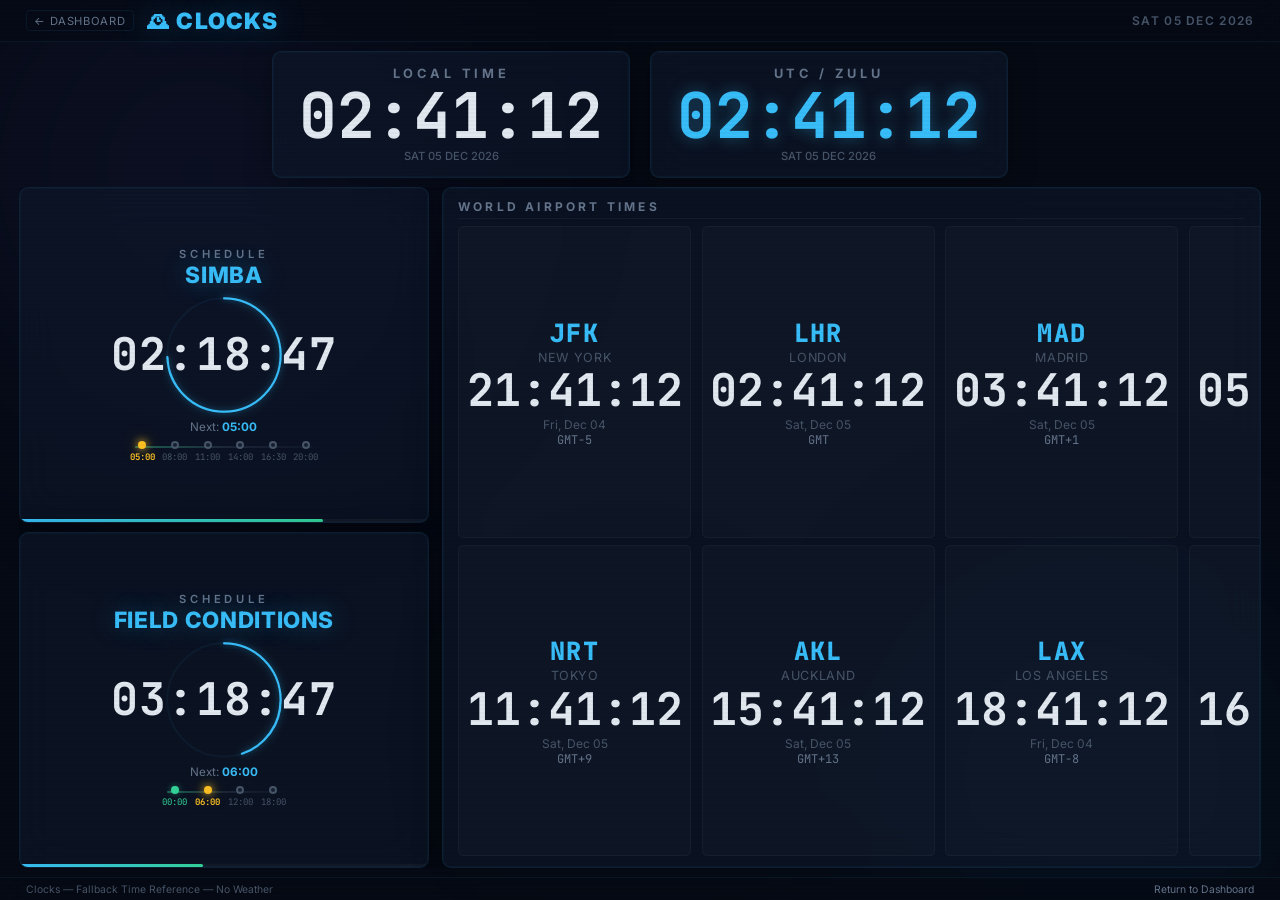
<file: Clocks.html>
<!DOCTYPE html>
<html lang="en">
<head>
<meta charset="UTF-8">
<meta name="viewport" content="width=device-width, initial-scale=1.0">
<title>Clocks — World Times &amp; Countdowns</title>
<link rel="preconnect" href="https://fonts.googleapis.com">
<link rel="preconnect" href="https://fonts.gstatic.com" crossorigin>
<link href="https://fonts.googleapis.com/css2?family=Inter:wght@400;500;600;700;800;900&family=JetBrains+Mono:wght@400;500;700&display=swap" rel="stylesheet">
<style>
  :root {
    --bg-primary:    #060a14;
    --bg-card:       rgba(15, 23, 42, 0.65);
    --bg-card-alt:   rgba(22, 33, 55, 0.55);
    --border-color:  rgba(56, 189, 248, 0.08);
    --border-glow:   rgba(56, 189, 248, 0.22);
    --text-primary:  #e2e8f0;
    --text-secondary:#94a3b8;
    --text-muted:    #64748b;
    --text-dim:      #475569;
    --accent:        #38bdf8;
    --accent-glow:   rgba(56, 189, 248, 0.35);
    --accent-green:  #34d399;
    --accent-amber:  #fbbf24;
    --accent-red:    #f87171;
    --accent-purple: #a78bfa;
    --alert-bg:      rgba(251, 191, 36, 0.06);
    --alert-border:  rgba(251, 191, 36, 0.4);
    --alert-text:    #fbbf24;
    --alert-glow:    rgba(251, 191, 36, 0.3);
    --completed-dot: #34d399;
    --upcoming-dot:  rgba(30, 41, 59, 0.6);
    --glass-blur:    blur(20px);
    --ring-size:     clamp(7rem, 14vmin, 14rem);
  }

  *, *::before, *::after { margin: 0; padding: 0; box-sizing: border-box; }

  html, body {
    width: 100vw; height: 100vh; overflow: hidden;
    font-family: 'Inter', system-ui, -apple-system, sans-serif;
    background: var(--bg-primary);
    color: var(--text-primary);
  }

  /* ── Background ── */
  .bg-mesh {
    position: fixed; inset: 0; z-index: 0;
    overflow: hidden; pointer-events: none;
  }
  .bg-mesh::before, .bg-mesh::after {
    content: ''; position: absolute;
    border-radius: 50%; filter: blur(120px); opacity: 0.25;
  }
  .bg-mesh::before {
    width: 55vw; height: 55vw;
    background: radial-gradient(circle, rgba(99,102,241,0.45), transparent 70%);
    top: -20%; left: -12%;
    animation: d1 25s ease-in-out infinite alternate;
  }
  .bg-mesh::after {
    width: 45vw; height: 45vw;
    background: radial-gradient(circle, rgba(14,165,233,0.38), transparent 70%);
    bottom: -18%; right: -8%;
    animation: d2 30s ease-in-out infinite alternate;
  }
  .bg-orb {
    position: absolute; width: 38vw; height: 38vw;
    border-radius: 50%; filter: blur(120px); opacity: 0.15;
    background: radial-gradient(circle, rgba(52,211,153,0.2), transparent 70%);
    top: 55%; left: 30%;
    animation: d3 22s ease-in-out infinite alternate;
  }
  @keyframes d1 { to { transform: translate(8vw, 5vh) scale(1.15); } }
  @keyframes d2 { to { transform: translate(-8vw, -4vh) scale(1.1); } }
  @keyframes d3 { to { transform: translate(6vw, -8vh) scale(0.9); } }

  .scanlines {
    position: fixed; inset: 0; z-index: 2; pointer-events: none;
    background: repeating-linear-gradient(0deg, transparent, transparent 2px, rgba(0,0,0,0.025) 2px, rgba(0,0,0,0.025) 4px);
  }

  /* ── Layout ── */
  .page {
    position: relative; z-index: 1;
    width: 100vw; height: 100vh;
    display: grid;
    grid-template-rows: auto 1fr auto;
    overflow: hidden;
  }

  /* ── Top Bar ── */
  .top-bar {
    display: flex; align-items: center; justify-content: space-between;
    padding: 0.8vh 2vw;
    border-bottom: 1px solid var(--border-color);
    background: rgba(6,10,20,0.6);
    backdrop-filter: blur(16px);
  }
  .top-bar-left { display: flex; align-items: center; gap: 1vw; }
  .back-link {
    font-size: clamp(0.7rem, 1.2vmin, 1.1rem);
    color: var(--text-muted); text-decoration: none;
    padding: 0.3vh 0.6vw;
    border: 1px solid var(--border-color);
    border-radius: 0.4vmin;
    transition: all 0.3s ease;
    letter-spacing: 0.05vw;
  }
  .back-link:hover {
    color: var(--accent); border-color: var(--border-glow);
  }
  .page-title {
    font-size: clamp(1.2rem, 2.5vmin, 2.5rem);
    font-weight: 900; color: var(--accent);
    text-shadow: 0 0 30px var(--accent-glow);
    letter-spacing: 0.1vw;
  }
  .top-bar-right { display: flex; align-items: center; gap: 1.2vw; }
  .date-display {
    font-size: clamp(0.75rem, 1.3vmin, 1.2rem);
    color: var(--text-dim); font-weight: 600;
    letter-spacing: 0.1vw;
  }

  /* ── Main Content ── */
  .content {
    display: grid;
    grid-template-columns: 1fr 1fr;
    grid-template-rows: auto 1fr;
    gap: 1vh 1vw;
    padding: 1vh 1.5vw;
    overflow: hidden;
  }

  /* ── Hero Clocks Row ── */
  .hero-clocks {
    grid-column: 1 / -1;
    display: flex;
    gap: 1.5vw;
    justify-content: center;
    align-items: stretch;
  }
  .hero-clock-card {
    background: var(--bg-card);
    backdrop-filter: var(--glass-blur);
    border: 1px solid var(--border-color);
    border-radius: 1vmin;
    padding: 1.5vh 2vw;
    display: flex; flex-direction: column;
    align-items: center; justify-content: center;
    flex: 1; max-width: 28vw;
    position: relative; overflow: hidden;
    box-shadow: 0 4px 30px rgba(0,0,0,0.3), inset 0 0 0 1px rgba(56,189,248,0.04);
    animation: cardIn 0.7s ease-out both;
  }
  .hero-clock-card:nth-child(2) { animation-delay: 0.1s; }
  @keyframes cardIn {
    from { opacity: 0; transform: translateY(16px) scale(0.98); }
    to   { opacity: 1; transform: translateY(0) scale(1); }
  }
  .hero-clock-label {
    font-size: clamp(0.8rem, 1.4vmin, 1.3rem);
    text-transform: uppercase; letter-spacing: 0.3vw;
    color: var(--text-muted); font-weight: 700;
    margin-bottom: 0.3vh;
  }
  .hero-clock-time {
    font-family: 'JetBrains Mono', monospace;
    font-size: clamp(3rem, 7vmin, 7rem);
    font-weight: 700; font-variant-numeric: tabular-nums;
    color: var(--text-primary); line-height: 1;
  }
  .hero-clock-time.utc { color: var(--accent); text-shadow: 0 0 15px var(--accent-glow); }
  .hero-clock-date {
    font-size: clamp(0.7rem, 1.2vmin, 1.1rem);
    color: var(--text-dim); margin-top: 0.3vh;
    font-weight: 500;
  }

  /* ── Bottom Half: Countdowns + World Clocks ── */
  .bottom-half {
    grid-column: 1 / -1;
    display: grid;
    grid-template-columns: 1fr 2fr;
    gap: 1vw;
    overflow: hidden;
  }

  /* ── Countdown Panel ── */
  .countdown-panel {
    display: grid;
    grid-template-rows: 1fr 1fr;
    gap: 1vh;
  }
  .section-card {
    background: var(--bg-card);
    backdrop-filter: var(--glass-blur);
    -webkit-backdrop-filter: var(--glass-blur);
    border: 1px solid var(--border-color);
    border-radius: 1vmin;
    padding: 1.2vh 1vw;
    display: flex; flex-direction: column;
    justify-content: center; align-items: center;
    position: relative; overflow: hidden;
    transition: background 0.6s ease, border-color 0.6s ease, box-shadow 0.6s ease;
    box-shadow: 0 4px 30px rgba(0,0,0,0.3), inset 0 0 0 1px rgba(56,189,248,0.04);
    animation: cardIn 0.7s ease-out both;
  }
  .section-label {
    font-size: clamp(0.7rem, 1.2vmin, 1.1rem);
    text-transform: uppercase; letter-spacing: 0.3vw;
    color: var(--text-muted); font-weight: 600;
  }
  .section-title {
    font-size: clamp(1.2rem, 2.5vmin, 2.5rem);
    font-weight: 800; color: var(--accent);
    text-shadow: 0 0 25px var(--accent-glow);
    letter-spacing: 0.05vw;
    margin-bottom: 0.1vh;
  }

  /* ── Countdown Ring ── */
  .countdown-ring-wrap {
    position: relative;
    width: var(--ring-size); height: var(--ring-size);
    display: flex; align-items: center; justify-content: center;
    margin: 0.3vh 0;
  }
  .countdown-ring {
    position: absolute; inset: 0;
    width: 100%; height: 100%;
    transform: rotate(-90deg);
  }
  .ring-track  { fill: none; stroke: rgba(56,189,248,0.06); stroke-width: 3; }
  .ring-fill   {
    fill: none; stroke: var(--accent); stroke-width: 3.5;
    stroke-linecap: round;
    transition: stroke-dashoffset 1s linear, stroke 0.6s ease;
    filter: drop-shadow(0 0 8px var(--accent-glow));
  }
  .ring-glow   {
    fill: none; stroke: var(--accent); stroke-width: 7;
    stroke-linecap: round; opacity: 0.12;
    transition: stroke-dashoffset 1s linear, stroke 0.6s ease;
    filter: blur(4px);
  }
  .ring-fill.alert-ring, .ring-glow.alert-ring {
    stroke: var(--accent-amber);
    filter: drop-shadow(0 0 10px var(--alert-glow));
  }
  .countdown-value {
    font-family: 'JetBrains Mono', monospace;
    font-size: clamp(2rem, 5vmin, 5rem);
    font-weight: 700; font-variant-numeric: tabular-nums;
    letter-spacing: 0.1vw; line-height: 1;
    color: var(--text-primary); z-index: 1;
    transition: color 0.6s ease, text-shadow 0.6s ease;
  }
  .next-label {
    font-size: clamp(0.7rem, 1.3vmin, 1.2rem);
    color: var(--text-muted); margin-bottom: 0.4vh;
  }
  .next-label span { color: var(--accent); font-weight: 700; }

  /* ── Progress Bar ── */
  .progress-track {
    position: absolute; bottom: 0; left: 0; right: 0; height: 3px;
    background: rgba(255,255,255,0.03);
    border-radius: 0 0 1vmin 1vmin; overflow: hidden;
  }
  .progress-fill {
    height: 100%; width: 0%;
    background: linear-gradient(90deg, var(--accent), var(--accent-green));
    border-radius: 0 2px 2px 0;
    transition: width 1s linear, background 0.6s ease;
    box-shadow: 0 0 8px rgba(56,189,248,0.3);
  }
  .progress-fill.alert-progress {
    background: linear-gradient(90deg, var(--accent-amber), var(--accent-red));
    box-shadow: 0 0 8px rgba(251,191,36,0.4);
  }

  /* ── Alert State ── */
  .section-card.alert-active {
    background: var(--alert-bg);
    border-color: var(--alert-border);
    box-shadow: 0 0 50px rgba(251,191,36,0.1), inset 0 0 0 1px rgba(251,191,36,0.12);
    animation: secPulse 2s ease-in-out infinite;
  }
  .section-card.alert-active .countdown-value {
    color: var(--alert-text);
    text-shadow: 0 0 25px var(--alert-glow), 0 0 50px rgba(251,191,36,0.15);
  }
  .section-card.alert-active .section-title {
    color: var(--alert-text);
    text-shadow: 0 0 20px var(--alert-glow);
  }
  @keyframes secPulse {
    0%, 100% { box-shadow: 0 0 35px rgba(251,191,36,0.08), inset 0 0 0 1px rgba(251,191,36,0.08); }
    50%      { box-shadow: 0 0 60px rgba(251,191,36,0.2), inset 0 0 0 1px rgba(251,191,36,0.18); }
  }

  /* ── Timeline Pips ── */
  .pip-row {
    display: flex; gap: 0.6vw;
    align-items: flex-start; margin-top: 0.3vh;
    position: relative;
  }
  .pip-row::before {
    content: ''; position: absolute;
    top: calc(clamp(0.25rem, 0.55vmin, 0.5rem));
    left: calc(clamp(0.25rem, 0.55vmin, 0.5rem));
    right: calc(clamp(0.25rem, 0.55vmin, 0.5rem));
    height: 2px;
    background: linear-gradient(90deg,
      rgba(52,211,153,0.4) 0%,
      rgba(71,85,105,0.3) 50%,
      rgba(30,41,59,0.2) 100%);
    z-index: 0; border-radius: 1px;
  }
  .pip {
    display: flex; flex-direction: column;
    align-items: center; gap: 0.2vh; z-index: 1;
  }
  .pip-dot {
    width: clamp(0.4rem, 0.9vmin, 0.85rem);
    height: clamp(0.4rem, 0.9vmin, 0.85rem);
    border-radius: 50%;
    background: var(--upcoming-dot);
    border: 2px solid var(--text-dim);
    transition: all 0.4s ease;
  }
  .pip-time {
    font-family: 'JetBrains Mono', monospace;
    font-size: clamp(0.55rem, 1vmin, 0.95rem);
    color: var(--text-dim); font-variant-numeric: tabular-nums;
  }
  .pip.completed .pip-dot {
    background: var(--completed-dot); border-color: var(--completed-dot);
    box-shadow: 0 0 6px rgba(52,211,153,0.5);
  }
  .pip.completed .pip-time { color: var(--completed-dot); }
  .pip.current .pip-dot {
    background: var(--accent-amber); border-color: var(--accent-amber);
    box-shadow: 0 0 8px var(--accent-amber), 0 0 18px rgba(251,191,36,0.35);
    animation: pipPulse 1.5s ease-in-out infinite;
  }
  .pip.current .pip-time { color: var(--accent-amber); font-weight: 700; }
  @keyframes pipPulse {
    0%, 100% { box-shadow: 0 0 5px rgba(251,191,36,0.4), 0 0 12px rgba(251,191,36,0.15); }
    50%      { box-shadow: 0 0 12px rgba(251,191,36,0.9), 0 0 24px rgba(251,191,36,0.35); }
  }

  /* ── World Clocks Grid ── */
  .world-clocks {
    background: var(--bg-card);
    backdrop-filter: var(--glass-blur);
    border: 1px solid var(--border-color);
    border-radius: 1vmin;
    padding: 1.2vh 1.2vw;
    overflow: hidden;
    box-shadow: 0 4px 30px rgba(0,0,0,0.3), inset 0 0 0 1px rgba(56,189,248,0.04);
    animation: cardIn 0.7s ease-out both;
    animation-delay: 0.2s;
    display: flex; flex-direction: column;
  }
  .world-clocks-title {
    font-size: clamp(0.75rem, 1.3vmin, 1.2rem);
    text-transform: uppercase; letter-spacing: 0.25vw;
    color: var(--text-muted); font-weight: 700;
    margin-bottom: 0.8vh;
    padding-bottom: 0.5vh;
    border-bottom: 1px solid rgba(255,255,255,0.04);
  }
  .world-grid {
    display: grid;
    grid-template-columns: repeat(5, 1fr);
    grid-template-rows: 1fr 1fr;
    gap: 0.8vh 0.8vw;
    flex: 1;
  }
  .world-item {
    background: rgba(255,255,255,0.02);
    border: 1px solid rgba(255,255,255,0.03);
    border-radius: 0.6vmin;
    padding: 0.8vh 0.6vw;
    display: flex; flex-direction: column;
    align-items: center; justify-content: center;
    transition: all 0.3s ease;
  }
  .world-item:hover {
    border-color: rgba(56,189,248,0.12);
    background: rgba(255,255,255,0.04);
  }
  .world-iata {
    font-family: 'JetBrains Mono', monospace;
    font-size: clamp(1.4rem, 2.8vmin, 2.8rem);
    font-weight: 800; color: var(--accent);
    letter-spacing: 0.1vw;
  }
  .world-city {
    font-size: clamp(0.75rem, 1.4vmin, 1.3rem);
    color: var(--text-dim);
    text-transform: uppercase; letter-spacing: 0.05vw;
    margin-bottom: 0.2vh;
  }
  .world-time {
    font-family: 'JetBrains Mono', monospace;
    font-size: clamp(2.2rem, 5vmin, 5rem);
    font-weight: 700; font-variant-numeric: tabular-nums;
    color: var(--text-primary);
    line-height: 1.1;
  }
  .world-date {
    font-size: clamp(0.75rem, 1.3vmin, 1.2rem);
    color: var(--text-dim);
    margin-top: 0.15vh;
  }
  .world-offset {
    font-family: 'JetBrains Mono', monospace;
    font-size: clamp(0.75rem, 1.3vmin, 1.2rem);
    color: var(--text-muted);
  }

  /* ── Bottom Bar ── */
  .bottom-bar {
    display: flex; align-items: center; justify-content: space-between;
    padding: 0.5vh 2vw;
    border-top: 1px solid var(--border-color);
    background: rgba(6,10,20,0.7);
    backdrop-filter: blur(12px);
    font-size: clamp(0.65rem, 1.1vmin, 1rem);
    color: var(--text-dim);
  }
  .bottom-bar a { color: var(--text-muted); text-decoration: none; }
  .bottom-bar a:hover { color: var(--accent); }
</style>
</head>
<body>
  <div class="bg-mesh"><div class="bg-orb"></div></div>
  <div class="scanlines"></div>

  <div class="page">
    <!-- ── Top Bar ── -->
    <div class="top-bar">
      <div class="top-bar-left">
        <a href="index.html" class="back-link">&larr; DASHBOARD</a>
        <span class="page-title">&#128368; CLOCKS</span>
      </div>
      <div class="top-bar-right">
        <span class="date-display" id="date-display">--</span>
      </div>
    </div>

    <!-- ── Content ── -->
    <div class="content">

      <!-- Hero: Local + UTC -->
      <div class="hero-clocks">
        <div class="hero-clock-card">
          <span class="hero-clock-label">Local Time</span>
          <span class="hero-clock-time" id="local-time">--:--:--</span>
          <span class="hero-clock-date" id="local-date">--</span>
        </div>
        <div class="hero-clock-card">
          <span class="hero-clock-label">UTC / Zulu</span>
          <span class="hero-clock-time utc" id="utc-time">--:--:--</span>
          <span class="hero-clock-date" id="utc-date">--</span>
        </div>
      </div>

      <!-- Bottom Half: Countdowns + World Clocks -->
      <div class="bottom-half">

        <!-- Countdown Panel -->
        <div class="countdown-panel">
          <div class="section-card" id="simba-section">
            <div class="section-label">Schedule</div>
            <div class="section-title">SIMBA</div>
            <div class="countdown-ring-wrap">
              <svg class="countdown-ring" viewBox="0 0 200 200">
                <circle class="ring-track" cx="100" cy="100" r="90"/>
                <circle class="ring-glow"  cx="100" cy="100" r="90" id="simba-ring-glow" stroke-dasharray="565.49" stroke-dashoffset="565.49"/>
                <circle class="ring-fill"  cx="100" cy="100" r="90" id="simba-ring"      stroke-dasharray="565.49" stroke-dashoffset="565.49"/>
              </svg>
              <div class="countdown-value" id="simba-countdown">--:--:--</div>
            </div>
            <div class="next-label">Next: <span id="simba-next">--:--</span></div>
            <div class="pip-row" id="simba-pips"></div>
            <div class="progress-track"><div class="progress-fill" id="simba-progress"></div></div>
          </div>

          <div class="section-card" id="field-section">
            <div class="section-label">Schedule</div>
            <div class="section-title">FIELD CONDITIONS</div>
            <div class="countdown-ring-wrap">
              <svg class="countdown-ring" viewBox="0 0 200 200">
                <circle class="ring-track" cx="100" cy="100" r="90"/>
                <circle class="ring-glow"  cx="100" cy="100" r="90" id="field-ring-glow" stroke-dasharray="565.49" stroke-dashoffset="565.49"/>
                <circle class="ring-fill"  cx="100" cy="100" r="90" id="field-ring"      stroke-dasharray="565.49" stroke-dashoffset="565.49"/>
              </svg>
              <div class="countdown-value" id="field-countdown">--:--:--</div>
            </div>
            <div class="next-label">Next: <span id="field-next">--:--</span></div>
            <div class="pip-row" id="field-pips"></div>
            <div class="progress-track"><div class="progress-fill" id="field-progress"></div></div>
          </div>
        </div>

        <!-- World Clocks -->
        <div class="world-clocks">
          <div class="world-clocks-title">World Airport Times</div>
          <div class="world-grid" id="world-grid"></div>
        </div>

      </div><!-- /bottom-half -->
    </div><!-- /content -->

    <!-- ── Bottom Bar ── -->
    <div class="bottom-bar">
      <span>Clocks &mdash; Fallback Time Reference &mdash; No Weather</span>
      <span><a href="index.html">Return to Dashboard</a></span>
    </div>
  </div><!-- /page -->

  <script>
    /* ═══════════════════════════════════════════════════════════════
       CLOCKS — World Times & SIMBA / Field Countdowns
       ═══════════════════════════════════════════════════════════════ */

    const $ = id => document.getElementById(id);
    function pad2(n) { return String(n).padStart(2, '0'); }

    // ── Schedules (24h local) ──
    const SIMBA = [[5,0],[8,0],[11,0],[14,0],[16,30],[20,0]];
    const FIELD = [[0,0],[6,0],[12,0],[18,0]];
    const ALERT_WINDOW_MS = 10 * 60 * 1000;
    const CIRC = 565.49;

    // ── World Airports ──
    const AIRPORTS = [
      { iata: 'JFK', city: 'New York',   tz: 'America/New_York' },
      { iata: 'LHR', city: 'London',     tz: 'Europe/London' },
      { iata: 'MAD', city: 'Madrid',     tz: 'Europe/Madrid' },
      { iata: 'DOH', city: 'Doha',       tz: 'Asia/Qatar' },
      { iata: 'SOF', city: 'Sofia',      tz: 'Europe/Sofia' },
      { iata: 'NRT', city: 'Tokyo',      tz: 'Asia/Tokyo' },
      { iata: 'AKL', city: 'Auckland',   tz: 'Pacific/Auckland' },
      { iata: 'LAX', city: 'Los Angeles', tz: 'America/Los_Angeles' },
      { iata: 'KOA', city: 'Kona',       tz: 'Pacific/Honolulu' },
      { iata: 'DEN', city: 'Denver',     tz: 'America/Denver' },
    ];

    // ── DOM Refs ──
    const simbaPips = $('simba-pips'), fieldPips = $('field-pips');
    const simbaSec  = $('simba-section'), fieldSec  = $('field-section');
    const simbaCD   = $('simba-countdown'), fieldCD   = $('field-countdown');
    const simbaNx   = $('simba-next'),  fieldNx   = $('field-next');
    const simbaRing = $('simba-ring'),  fieldRing = $('field-ring');
    const simbaGlow = $('simba-ring-glow'), fieldGlow = $('field-ring-glow');
    const simbaBar  = $('simba-progress'),  fieldBar  = $('field-progress');

    // ── Build World Grid ──
    const worldGrid = $('world-grid');
    AIRPORTS.forEach(ap => {
      const el = document.createElement('div');
      el.className = 'world-item';
      el.id = 'wc-' + ap.iata;
      el.innerHTML =
        '<span class="world-iata">' + ap.iata + '</span>' +
        '<span class="world-city">' + ap.city + '</span>' +
        '<span class="world-time" id="wt-' + ap.iata + '">--:--:--</span>' +
        '<span class="world-date" id="wd-' + ap.iata + '">--</span>' +
        '<span class="world-offset" id="wo-' + ap.iata + '">--</span>';
      worldGrid.appendChild(el);
    });

    // ── Helpers ──
    function fmtHHMM(h, m) { return pad2(h) + ':' + pad2(m); }

    function fmtCountdown(ms) {
      if (ms <= 0) return '00:00:00';
      const h = Math.floor(ms / 3600000);
      const m = Math.floor((ms % 3600000) / 60000);
      const s = Math.floor((ms % 60000) / 1000);
      return pad2(h) + ':' + pad2(m) + ':' + pad2(s);
    }

    function buildTime(d, hm) {
      const t = new Date(d);
      t.setHours(hm[0], hm[1], 0, 0);
      return t;
    }

    // ── Build Pips ──
    function buildPips(container, schedule) {
      container.innerHTML = '';
      schedule.forEach(hm => {
        const pip = document.createElement('div');
        pip.className = 'pip';
        pip.innerHTML =
          '<div class="pip-dot"></div>' +
          '<div class="pip-time">' + fmtHHMM(hm[0], hm[1]) + '</div>';
        container.appendChild(pip);
      });
    }

    // ── Update Countdown Section ──
    function updateSection(now, sch, pips, secEl, cdEl, nxEl, ringEl, glowEl, progEl) {
      const today = [];
      sch.forEach(hm => today.push(buildTime(now, hm)));

      const pipEls = pips.querySelectorAll('.pip');
      let nextIdx = -1;
      for (let i = 0; i < today.length; i++) {
        pipEls[i].classList.remove('completed', 'current');
        if (now >= today[i]) {
          pipEls[i].classList.add('completed');
        } else if (nextIdx === -1) {
          nextIdx = i;
          pipEls[i].classList.add('current');
        }
      }

      let nextTime, prevTime;
      if (nextIdx === -1) {
        prevTime = today[today.length - 1];
        nextTime = new Date(today[0]);
        nextTime.setDate(nextTime.getDate() + 1);
      } else if (nextIdx === 0) {
        prevTime = new Date(today[today.length - 1]);
        prevTime.setDate(prevTime.getDate() - 1);
        nextTime = today[0];
      } else {
        prevTime = today[nextIdx - 1];
        nextTime = today[nextIdx];
      }

      const diff = nextTime - now;
      cdEl.textContent = fmtCountdown(diff);
      nxEl.textContent = fmtHHMM(nextTime.getHours(), nextTime.getMinutes());

      const totalInterval = nextTime - prevTime;
      const elapsed = now - prevTime;
      const ratio = Math.max(0, Math.min(1, elapsed / totalInterval));
      const offset = CIRC * (1 - ratio);
      ringEl.style.strokeDashoffset = offset;
      glowEl.style.strokeDashoffset = offset;
      progEl.style.width = (ratio * 100) + '%';

      const isAlert = diff <= ALERT_WINDOW_MS && diff > 0;
      secEl.classList.toggle('alert-active', isAlert);
      ringEl.classList.toggle('alert-ring', isAlert);
      glowEl.classList.toggle('alert-ring', isAlert);
      progEl.classList.toggle('alert-progress', isAlert);
    }

    // ── Format TZ time ──
    function tzTime(tz) {
      const now = new Date();
      const parts = new Intl.DateTimeFormat('en-GB', {
        timeZone: tz, hour: '2-digit', minute: '2-digit', second: '2-digit', hour12: false
      }).formatToParts(now);
      const h = parts.find(p => p.type === 'hour').value;
      const m = parts.find(p => p.type === 'minute').value;
      const s = parts.find(p => p.type === 'second').value;
      return h + ':' + m + ':' + s;
    }

    function tzDate(tz) {
      return new Intl.DateTimeFormat('en-US', {
        timeZone: tz, weekday: 'short', day: '2-digit', month: 'short'
      }).format(new Date());
    }

    function tzOffset(tz) {
      const now = new Date();
      const formatter = new Intl.DateTimeFormat('en-US', {
        timeZone: tz, timeZoneName: 'shortOffset'
      });
      const tzParts = formatter.formatToParts(now);
      const tzName = tzParts.find(p => p.type === 'timeZoneName');
      return tzName ? tzName.value : '';
    }

    // ── Master Tick ──
    const DAYS  = ['SUN','MON','TUE','WED','THU','FRI','SAT'];
    const MONTHS = ['JAN','FEB','MAR','APR','MAY','JUN','JUL','AUG','SEP','OCT','NOV','DEC'];

    function tick() {
      const now = new Date();

      // Local
      $('local-time').textContent = pad2(now.getHours()) + ':' + pad2(now.getMinutes()) + ':' + pad2(now.getSeconds());
      $('local-date').textContent = DAYS[now.getDay()] + ' ' + pad2(now.getDate()) + ' ' + MONTHS[now.getMonth()] + ' ' + now.getFullYear();

      // UTC
      $('utc-time').textContent = pad2(now.getUTCHours()) + ':' + pad2(now.getUTCMinutes()) + ':' + pad2(now.getUTCSeconds());
      $('utc-date').textContent = DAYS[now.getUTCDay()] + ' ' + pad2(now.getUTCDate()) + ' ' + MONTHS[now.getUTCMonth()] + ' ' + now.getUTCFullYear();

      // Top bar date
      $('date-display').textContent = DAYS[now.getDay()] + ' ' + pad2(now.getDate()) + ' ' + MONTHS[now.getMonth()] + ' ' + now.getFullYear();

      // Countdowns
      updateSection(now, SIMBA, simbaPips, simbaSec, simbaCD, simbaNx, simbaRing, simbaGlow, simbaBar);
      updateSection(now, FIELD, fieldPips, fieldSec, fieldCD, fieldNx, fieldRing, fieldGlow, fieldBar);

      // World clocks
      AIRPORTS.forEach(ap => {
        $('wt-' + ap.iata).textContent = tzTime(ap.tz);
        $('wd-' + ap.iata).textContent = tzDate(ap.tz);
        $('wo-' + ap.iata).textContent = tzOffset(ap.tz);
      });
    }

    // ── Init ──
    buildPips(simbaPips, SIMBA);
    buildPips(fieldPips, FIELD);
    tick();
    setInterval(tick, 1000);

    // ── Stability Watchdogs ──
    const pageLoadTime = Date.now();
    const AUTO_RELOAD_MS = 12 * 60 * 60 * 1000;

    setInterval(function() {
      if (Date.now() - pageLoadTime >= AUTO_RELOAD_MS) location.reload();
    }, 60000);

    document.addEventListener('visibilitychange', function() {
      if (!document.hidden) tick();
    });

    window.addEventListener('error', function(e) {
      console.error('Uncaught:', e.message);
      window.__errCount = (window.__errCount || 0) + 1;
      if (window.__errCount >= 3) setTimeout(function() { location.reload(); }, 5000);
    });

    window.addEventListener('unhandledrejection', function(e) {
      console.error('Unhandled rejection:', e.reason);
      e.preventDefault();
    });
  </script>
</body>
</html>
</file>
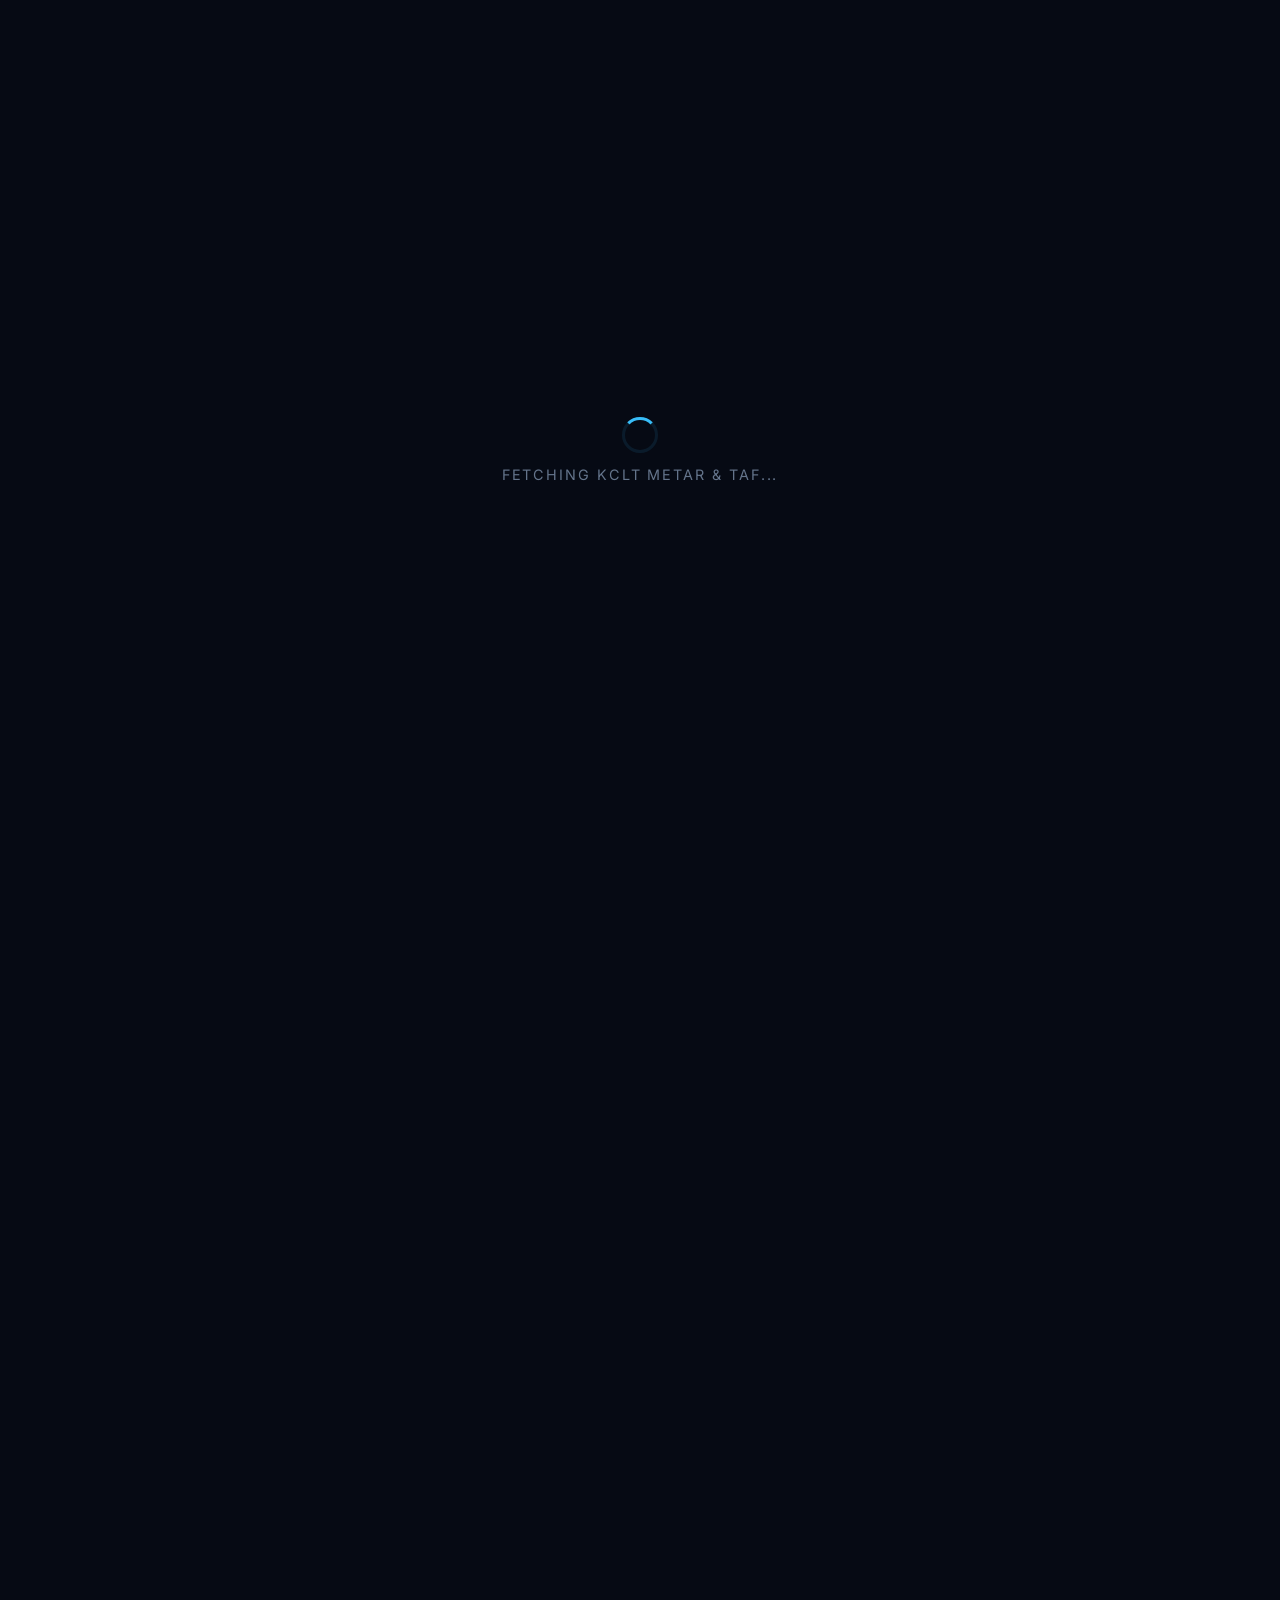
<file: clt.html>
<!DOCTYPE html>
<html lang="en">
<head>
<meta charset="UTF-8">
<meta name="viewport" content="width=device-width, initial-scale=1.0">
<title>CLT Weather Intelligence</title>
<link rel="preconnect" href="https://fonts.googleapis.com"><!DOCTYPE html>
<html lang="en">
<head>
<meta charset="UTF-8">
<meta name="viewport" content="width=device-width, initial-scale=1.0">
<title>CLT Weather Intelligence</title>
<link rel="preconnect" href="https://fonts.googleapis.com">
<link rel="preconnect" href="https://fonts.gstatic.com" crossorigin>
<link href="https://fonts.googleapis.com/css2?family=Inter:wght@400;500;600;700;800;900&family=JetBrains+Mono:wght@400;500;700&display=swap" rel="stylesheet">
<style>
  :root {
    --bg-primary:    #060a14;
    --bg-card:       rgba(15, 23, 42, 0.65);
    --bg-card-alt:   rgba(22, 33, 55, 0.55);
    --bg-card-hover: rgba(30, 42, 66, 0.7);
    --bg-metric:     rgba(255, 255, 255, 0.02);
    --border-color:  rgba(56, 189, 248, 0.08);
    --border-glow:   rgba(56, 189, 248, 0.22);
    --text-primary:  #e2e8f0;
    --text-secondary:#94a3b8;
    --text-muted:    #64748b;
    --text-dim:      #475569;
    --accent:        #38bdf8;
    --accent-glow:   rgba(56, 189, 248, 0.35);
    --accent-green:  #34d399;
    --accent-amber:  #fbbf24;
    --accent-red:    #f87171;
    --accent-purple: #a78bfa;
    --glass-blur:    blur(20px);
  }

  *, *::before, *::after { margin: 0; padding: 0; box-sizing: border-box; }

  html, body {
    width: 100vw; height: 100vh; overflow: hidden;
    font-family: 'Inter', system-ui, -apple-system, sans-serif;
    background: var(--bg-primary);
    color: var(--text-primary);
  }

  /* ── Animated Background ── */
  .bg-mesh {
    position: fixed; inset: 0; z-index: 0;
    overflow: hidden; pointer-events: none;
  }
  .bg-mesh::before, .bg-mesh::after {
    content: ''; position: absolute;
    border-radius: 50%; filter: blur(140px); opacity: 0.3;
  }
  .bg-mesh::before {
    width: 60vw; height: 60vw;
    background: radial-gradient(circle, rgba(99, 102, 241, 0.4), transparent 70%);
    top: -25%; left: -15%;
    animation: drift1 28s ease-in-out infinite alternate;
  }
  .bg-mesh::after {
    width: 50vw; height: 50vw;
    background: radial-gradient(circle, rgba(14, 165, 233, 0.35), transparent 70%);
    bottom: -20%; right: -10%;
    animation: drift2 32s ease-in-out infinite alternate;
  }
  .bg-orb {
    position: absolute; border-radius: 50%; filter: blur(130px); pointer-events: none;
  }
  .bg-orb-1 {
    width: 40vw; height: 40vw; opacity: 0.15;
    background: radial-gradient(circle, rgba(52, 211, 153, 0.25), transparent 70%);
    top: 50%; left: 25%;
    animation: drift3 24s ease-in-out infinite alternate;
  }
  .bg-orb-2 {
    width: 35vw; height: 35vw; opacity: 0.12;
    background: radial-gradient(circle, rgba(251, 191, 36, 0.15), transparent 70%);
    top: 5%; right: 15%;
    animation: drift4 30s ease-in-out infinite alternate;
  }
  @keyframes drift1 { to { transform: translate(5vw, 7vh) scale(1.15); } }
  @keyframes drift2 { to { transform: translate(-6vw, -5vh) scale(1.1); } }
  @keyframes drift3 { to { transform: translate(7vw, -6vh) scale(0.9); } }
  @keyframes drift4 { to { transform: translate(-4vw, 5vh) scale(1.1); } }

  /* ── Scanlines ── */
  .scanlines {
    position: fixed; inset: 0; z-index: 2; pointer-events: none;
    background: repeating-linear-gradient(0deg, transparent, transparent 2px, rgba(0,0,0,0.025) 2px, rgba(0,0,0,0.025) 4px);
  }

  /* ── Layout ── */
  .page {
    position: relative; z-index: 1;
    width: 100vw; height: 100vh;
    display: grid;
    grid-template-rows: auto 1fr auto;
    overflow: hidden;
  }

  /* ── Top Bar ── */
  .top-bar {
    display: flex; align-items: center; justify-content: space-between;
    padding: 1.2vh 2vw;
    border-bottom: 1px solid var(--border-color);
    background: rgba(6, 10, 20, 0.6);
    backdrop-filter: blur(16px);
  }
  .top-bar-left {
    display: flex; align-items: center; gap: 1vw;
  }
  .back-link {
    font-size: clamp(0.7rem, 1.2vmin, 1.1rem);
    color: var(--text-muted); text-decoration: none;
    padding: 0.3vh 0.6vw;
    border: 1px solid var(--border-color);
    border-radius: 0.4vmin;
    transition: all 0.3s ease;
    letter-spacing: 0.05vw;
  }
  .back-link:hover {
    color: var(--accent); border-color: var(--border-glow);
    box-shadow: 0 0 12px rgba(56,189,248,0.1);
  }
  .page-title-group { display: flex; align-items: baseline; gap: 0.6vw; }
  .page-icao {
    font-size: clamp(2rem, 4vmin, 4rem);
    font-weight: 900; color: var(--accent);
    text-shadow: 0 0 30px var(--accent-glow);
    letter-spacing: 0.08vw;
  }
  .page-airport-name {
    font-size: clamp(0.8rem, 1.4vmin, 1.3rem);
    color: var(--text-muted); text-transform: uppercase;
    letter-spacing: 0.2vw; font-weight: 600;
  }
  .top-bar-right {
    display: flex; align-items: center; gap: 1.2vw;
  }
  .obs-badge {
    font-family: 'JetBrains Mono', monospace;
    font-size: clamp(0.7rem, 1.2vmin, 1.1rem);
    color: var(--text-dim); padding: 0.25vh 0.6vw;
    background: rgba(255,255,255,0.03);
    border: 1px solid rgba(255,255,255,0.05);
    border-radius: 0.4vmin;
  }
  .status-dot {
    width: clamp(0.6rem, 1.1vmin, 1rem);
    height: clamp(0.6rem, 1.1vmin, 1rem);
    border-radius: 50%; background: var(--accent-green);
    box-shadow: 0 0 8px rgba(52,211,153,0.5);
    animation: statusPulse 2s ease-in-out infinite;
  }
  .status-dot.error { background: var(--accent-red); box-shadow: 0 0 8px rgba(248,113,113,0.5); }
  @keyframes statusPulse {
    0%, 100% { opacity: 1; } 50% { opacity: 0.5; }
  }
  .live-clock {
    font-family: 'JetBrains Mono', monospace;
    font-size: clamp(0.9rem, 1.6vmin, 1.5rem);
    color: var(--accent); font-weight: 700;
    font-variant-numeric: tabular-nums;
    text-shadow: 0 0 10px rgba(56,189,248,0.2);
  }

  /* ── Main Content ── */
  .content {
    display: grid;
    grid-template-columns: 1fr 1fr;
    grid-template-rows: auto auto 1fr;
    gap: 1vh 1vw;
    padding: 1.2vh 1.5vw;
    overflow-y: auto;
    scrollbar-width: thin;
    scrollbar-color: rgba(56,189,248,0.15) transparent;
  }

  /* ── Glass Card ── */
  .card {
    background: var(--bg-card);
    backdrop-filter: var(--glass-blur);
    -webkit-backdrop-filter: var(--glass-blur);
    border: 1px solid var(--border-color);
    border-radius: 1vmin;
    padding: 1.5vh 1.2vw;
    position: relative; overflow: hidden;
    box-shadow: 0 4px 30px rgba(0,0,0,0.25), inset 0 0 0 1px rgba(56,189,248,0.04);
    animation: cardIn 0.7s ease-out both;
  }
  .card:nth-child(2) { animation-delay: 0.08s; }
  .card:nth-child(3) { animation-delay: 0.16s; }
  .card:nth-child(4) { animation-delay: 0.24s; }
  .card:nth-child(5) { animation-delay: 0.32s; }
  .card.full-width { grid-column: 1 / -1; }

  @keyframes cardIn {
    from { opacity: 0; transform: translateY(16px) scale(0.98); }
    to   { opacity: 1; transform: translateY(0) scale(1); }
  }

  .card-header {
    display: flex; align-items: center; justify-content: space-between;
    margin-bottom: 1vh;
    padding-bottom: 0.6vh;
    border-bottom: 1px solid rgba(255,255,255,0.04);
  }
  .card-title {
    font-size: clamp(0.8rem, 1.3vmin, 1.2rem);
    text-transform: uppercase; letter-spacing: 0.25vw;
    color: var(--text-muted); font-weight: 700;
  }
  .card-badge {
    font-family: 'JetBrains Mono', monospace;
    font-size: clamp(0.6rem, 1vmin, 0.95rem);
    color: var(--text-dim); padding: 0.2vh 0.4vw;
    background: rgba(255,255,255,0.03);
    border-radius: 0.3vmin;
    border: 1px solid rgba(255,255,255,0.04);
  }

  /* ── Corner Accents ── */
  .card.accent-corners::before {
    content: ''; position: absolute; top: -1px; left: -1px;
    width: 40px; height: 40px;
    border-top: 2px solid var(--accent); border-left: 2px solid var(--accent);
    border-radius: 1vmin 0 0 0; opacity: 0.25;
  }
  .card.accent-corners::after {
    content: ''; position: absolute; bottom: -1px; right: -1px;
    width: 40px; height: 40px;
    border-bottom: 2px solid var(--accent); border-right: 2px solid var(--accent);
    border-radius: 0 0 1vmin 0; opacity: 0.25;
  }

  /* ── Hero Card ── */
  .hero-row {
    display: grid;
    grid-template-columns: auto 1fr auto;
    gap: 0 2vw; align-items: center;
  }
  .hero-icon {
    font-size: clamp(4rem, 10vmin, 10rem);
    line-height: 1;
    filter: drop-shadow(0 0 12px rgba(255,255,255,0.12));
  }
  .hero-center { display: flex; flex-direction: column; gap: 0.3vh; }
  .hero-cat-badge {
    display: inline-flex; align-self: flex-start;
    font-size: clamp(1rem, 2vmin, 1.9rem);
    font-weight: 800; padding: 0.3vh 0.8vw;
    border-radius: 0.5vmin; letter-spacing: 0.08vw;
  }
  .hero-wx-string {
    font-size: clamp(0.9rem, 1.5vmin, 1.4rem);
    color: var(--text-secondary); font-weight: 500;
  }
  .hero-wx-string.none { color: var(--text-dim); font-style: italic; }
  .hero-temp-group {
    display: flex; align-items: baseline; gap: 0.8vw;
  }
  .hero-temp {
    font-family: 'JetBrains Mono', monospace;
    font-size: clamp(4rem, 9vmin, 9rem);
    font-weight: 700; line-height: 1;
    color: var(--text-primary);
  }
  .hero-temp-unit {
    font-size: clamp(1.5rem, 3vmin, 3rem);
    color: var(--text-muted); font-weight: 400;
  }
  .hero-dewpt-line {
    font-size: clamp(0.8rem, 1.4vmin, 1.3rem);
    color: var(--text-muted);
  }
  .hero-dewpt-line span {
    font-family: 'JetBrains Mono', monospace;
    color: var(--accent-purple); font-weight: 600;
  }

  /* ── Flight Category Colors ── */
  .cat-vfr  { background: rgba(52,211,153,0.15); color: #34d399; border: 1px solid rgba(52,211,153,0.25); }
  .cat-mvfr { background: rgba(96,165,250,0.15); color: #60a5fa; border: 1px solid rgba(96,165,250,0.25); }
  .cat-ifr  { background: rgba(248,113,113,0.15); color: #f87171; border: 1px solid rgba(248,113,113,0.25); }
  .cat-lifr { background: rgba(232,121,249,0.15); color: #e879f9; border: 1px solid rgba(232,121,249,0.25); }

  /* ── Metric Rows ── */
  .metric-grid {
    display: grid;
    grid-template-columns: 1fr 1fr;
    gap: 0.8vh 1.2vw;
  }
  .metric-grid.three-col { grid-template-columns: 1fr 1fr 1fr; }

  .metric-item {
    display: flex; flex-direction: column;
    padding: 0.8vh 0.8vw;
    background: var(--bg-metric);
    border: 1px solid rgba(255,255,255,0.025);
    border-radius: 0.5vmin;
    transition: border-color 0.3s ease;
  }
  .metric-item:hover {
    border-color: rgba(56,189,248,0.08);
  }
  .metric-label {
    font-size: clamp(0.65rem, 1.1vmin, 1rem);
    text-transform: uppercase; letter-spacing: 0.12vw;
    color: var(--text-dim); margin-bottom: 0.2vh;
    font-weight: 600;
  }
  .metric-value {
    font-family: 'JetBrains Mono', monospace;
    font-size: clamp(1.4rem, 3vmin, 3rem);
    font-weight: 700; color: var(--text-primary); line-height: 1.1;
  }
  .metric-sub {
    font-size: clamp(0.55rem, 0.9vmin, 0.85rem);
    color: var(--text-dim); margin-top: 0.15vh;
  }

  /* ── Wind Compass ── */
  .wind-display {
    display: flex; align-items: center; gap: 1.5vw;
  }
  .compass-wrap {
    position: relative;
    width: clamp(8rem, 16vmin, 16rem);
    height: clamp(8rem, 16vmin, 16rem);
    flex-shrink: 0;
  }
  .compass-ring {
    width: 100%; height: 100%;
    border-radius: 50%;
    border: 2px solid rgba(56,189,248,0.12);
    position: relative;
  }
  .compass-mark {
    position: absolute; font-family: 'JetBrains Mono', monospace;
    font-size: clamp(0.7rem, 1.2vmin, 1.1rem);
    color: var(--text-dim); font-weight: 600;
  }
  .compass-mark.n { top: 4%; left: 50%; transform: translateX(-50%); color: var(--accent); }
  .compass-mark.e { top: 50%; right: 4%; transform: translateY(-50%); }
  .compass-mark.s { bottom: 4%; left: 50%; transform: translateX(-50%); }
  .compass-mark.w { top: 50%; left: 4%; transform: translateY(-50%); }
  .compass-needle {
    position: absolute; top: 50%; left: 50%;
    width: 3px; height: 40%;
    background: linear-gradient(to top, transparent, var(--accent));
    transform-origin: bottom center;
    transform: translateX(-50%) translateY(-100%) rotate(0deg);
    border-radius: 2px;
    transition: transform 1s ease;
    box-shadow: 0 0 8px var(--accent-glow);
  }
  .compass-center {
    position: absolute; top: 50%; left: 50%;
    transform: translate(-50%, -50%);
    width: clamp(0.6rem, 1.1vmin, 1rem);
    height: clamp(0.6rem, 1.1vmin, 1rem);
    background: var(--accent); border-radius: 50%;
    box-shadow: 0 0 10px var(--accent-glow);
  }
  .wind-details {
    display: flex; flex-direction: column; gap: 0.6vh;
    flex: 1;
  }
  .wind-primary {
    font-family: 'JetBrains Mono', monospace;
    font-size: clamp(2rem, 4.5vmin, 4.5rem);
    font-weight: 700; color: var(--text-primary); line-height: 1;
  }
  .wind-secondary {
    font-size: clamp(0.75rem, 1.3vmin, 1.2rem);
    color: var(--text-muted);
  }
  .wind-secondary span {
    font-family: 'JetBrains Mono', monospace;
    font-weight: 600; color: var(--text-secondary);
  }
  .gust-alert {
    display: inline-flex; align-items: center; gap: 0.3vw;
    font-family: 'JetBrains Mono', monospace;
    font-size: clamp(0.85rem, 1.5vmin, 1.4rem);
    font-weight: 700; color: var(--accent-amber);
    padding: 0.2vh 0.5vw;
    background: rgba(251,191,36,0.08);
    border: 1px solid rgba(251,191,36,0.2);
    border-radius: 0.4vmin;
    text-shadow: 0 0 8px rgba(251,191,36,0.2);
  }
  .gust-alert.hidden { display: none; }

  /* ── Cloud Layers Table ── */
  .cloud-table {
    width: 100%;
    border-collapse: collapse;
  }
  .cloud-table th {
    font-size: clamp(0.6rem, 1vmin, 0.95rem);
    text-transform: uppercase; letter-spacing: 0.1vw;
    color: var(--text-dim); font-weight: 700;
    text-align: left; padding: 0.4vh 0.5vw;
    border-bottom: 1px solid rgba(255,255,255,0.04);
  }
  .cloud-table td {
    font-family: 'JetBrains Mono', monospace;
    font-size: clamp(0.75rem, 1.3vmin, 1.2rem);
    color: var(--text-primary); padding: 0.5vh 0.5vw;
    border-bottom: 1px solid rgba(255,255,255,0.02);
  }
  .cloud-table tr:last-child td { border-bottom: none; }
  .cloud-cover-badge {
    display: inline-block;
    padding: 0.15vh 0.45vw; border-radius: 0.3vmin;
    font-weight: 700; font-size: clamp(0.7rem, 1.2vmin, 1.1rem);
  }
  .cover-clr  { background: rgba(52,211,153,0.1); color: #34d399; }
  .cover-few  { background: rgba(52,211,153,0.08); color: #6ee7b7; }
  .cover-sct  { background: rgba(96,165,250,0.1); color: #93c5fd; }
  .cover-bkn  { background: rgba(251,191,36,0.1); color: #fcd34d; }
  .cover-ovc  { background: rgba(248,113,113,0.1); color: #fca5a5; }

  /* ── Humidity Bar ── */
  .humidity-bar-wrap {
    display: flex; align-items: center; gap: 0.6vw; margin-top: 0.3vh;
  }
  .humidity-bar-track {
    flex: 1; height: clamp(0.5rem, 1vmin, 0.9rem);
    background: rgba(255,255,255,0.04);
    border-radius: 1rem; overflow: hidden;
  }
  .humidity-bar-fill {
    height: 100%; border-radius: 1rem;
    background: linear-gradient(90deg, var(--accent-green), var(--accent), var(--accent-purple));
    transition: width 1s ease;
  }
  .humidity-pct {
    font-family: 'JetBrains Mono', monospace;
    font-size: clamp(1rem, 1.8vmin, 1.7rem);
    font-weight: 700; color: var(--accent-purple);
    min-width: 3ch;
  }

  /* ── Raw METAR ── */
  .raw-metar-box {
    font-family: 'JetBrains Mono', monospace;
    font-size: clamp(0.7rem, 1.2vmin, 1.1rem);
    color: var(--text-secondary);
    background: rgba(0, 0, 0, 0.35);
    border: 1px solid rgba(255,255,255,0.04);
    border-radius: 0.5vmin;
    padding: 0.8vh 0.8vw;
    line-height: 1.6;
    word-break: break-all;
  }

  /* ── TAF Box ── */
  .taf-box {
    font-family: 'JetBrains Mono', monospace;
    font-size: clamp(0.65rem, 1.1vmin, 1rem);
    color: var(--text-secondary);
    background: rgba(0, 0, 0, 0.3);
    border: 1px solid rgba(255,255,255,0.04);
    border-radius: 0.5vmin;
    padding: 0.8vh 0.8vw;
    line-height: 1.7;
    white-space: pre-wrap;
    word-break: break-word;
    max-height: 20vh; overflow-y: auto;
    scrollbar-width: thin;
    scrollbar-color: rgba(56,189,248,0.12) transparent;
  }

  /* ── Pressure Gauge ── */
  .pressure-display {
    display: flex; align-items: center; gap: 1.2vw;
  }
  .pressure-big {
    font-family: 'JetBrains Mono', monospace;
    font-size: clamp(2.5rem, 5.5vmin, 5.5rem);
    font-weight: 700; color: var(--text-primary); line-height: 1;
  }
  .pressure-big .unit {
    font-size: clamp(0.7rem, 1.2vmin, 1.1rem);
    color: var(--text-dim); font-weight: 500;
    display: block;
  }
  .pressure-conversions {
    display: flex; flex-direction: column; gap: 0.3vh;
  }
  .press-conv {
    font-size: clamp(0.7rem, 1.2vmin, 1.1rem);
    color: var(--text-muted);
  }
  .press-conv span {
    font-family: 'JetBrains Mono', monospace;
    font-weight: 600; color: var(--text-secondary);
  }

  /* ── Density Altitude / Performance ── */
  .perf-grid {
    display: grid;
    grid-template-columns: 1fr 1fr 1fr;
    gap: 0.6vh 0.8vw;
  }
  .perf-item {
    text-align: center;
    padding: 0.6vh 0.4vw;
    background: rgba(255,255,255,0.015);
    border: 1px solid rgba(255,255,255,0.02);
    border-radius: 0.4vmin;
  }
  .perf-label {
    font-size: clamp(0.6rem, 1vmin, 0.95rem);
    text-transform: uppercase; letter-spacing: 0.08vw;
    color: var(--text-dim); margin-bottom: 0.2vh;
  }
  .perf-value {
    font-family: 'JetBrains Mono', monospace;
    font-size: clamp(1.1rem, 2.2vmin, 2.2rem);
    font-weight: 700; color: var(--text-primary);
  }
  .perf-sub {
    font-size: clamp(0.5rem, 0.85vmin, 0.8rem);
    color: var(--text-dim);
  }

  /* ── Bottom Bar ── */
  .bottom-bar {
    display: flex; align-items: center; justify-content: space-between;
    padding: 0.6vh 2vw;
    border-top: 1px solid var(--border-color);
    background: rgba(6,10,20,0.7);
    backdrop-filter: blur(12px);
    font-size: clamp(0.65rem, 1.1vmin, 1rem);
    color: var(--text-dim);
  }
  .bottom-bar a {
    color: var(--text-muted); text-decoration: none;
  }
  .bottom-bar a:hover { color: var(--accent); }

  /* ── Loading State ── */
  .loading-overlay {
    position: fixed; inset: 0; z-index: 100;
    background: var(--bg-primary);
    display: flex; flex-direction: column;
    align-items: center; justify-content: center;
    gap: 1.5vh;
    transition: opacity 0.6s ease;
  }
  .loading-overlay.hidden { opacity: 0; pointer-events: none; }
  .loading-spinner {
    width: clamp(2rem, 4vmin, 3.5rem);
    height: clamp(2rem, 4vmin, 3.5rem);
    border: 3px solid rgba(56,189,248,0.1);
    border-top-color: var(--accent);
    border-radius: 50%;
    animation: spin 1s linear infinite;
  }
  @keyframes spin { to { transform: rotate(360deg); } }
  .loading-text {
    font-size: clamp(0.9rem, 1.5vmin, 1.4rem);
    color: var(--text-muted); letter-spacing: 0.15vw;
    text-transform: uppercase;
  }
</style>
</head>
<body>
  <div class="bg-mesh">
    <div class="bg-orb bg-orb-1"></div>
    <div class="bg-orb bg-orb-2"></div>
  </div>
  <div class="scanlines"></div>

  <!-- Loading -->
  <div class="loading-overlay" id="loading">
    <div class="loading-spinner"></div>
    <div class="loading-text">Fetching KCLT METAR &amp; TAF...</div>
  </div>

  <div class="page">
    <!-- ── Top Bar ── -->
    <div class="top-bar">
      <div class="top-bar-left">
        <a href="index.html" class="back-link">&larr; DASHBOARD</a>
        <div class="page-title-group">
          <span class="page-icao">KCLT</span>
          <span class="page-airport-name">Charlotte Douglas International</span>
        </div>
      </div>
      <div class="top-bar-right">
        <span class="obs-badge" id="obs-time">--</span>
        <div class="status-dot" id="status-dot"></div>
        <span class="live-clock" id="clock">--:--:--</span>
      </div>
    </div>

    <!-- ── Main Content ── -->
    <div class="content">

      <!-- ROW 1: Hero Overview + Wind -->
      <div class="card accent-corners" id="card-hero">
        <div class="card-header">
          <span class="card-title">Current Conditions</span>
          <span class="card-badge" id="hero-age"></span>
        </div>
        <div class="hero-row">
          <div class="hero-icon" id="hero-icon">--</div>
          <div class="hero-center">
            <span class="hero-cat-badge" id="hero-cat">---</span>
            <span class="hero-wx-string" id="hero-wx">Loading...</span>
            <div class="hero-temp-group">
              <span class="hero-temp" id="hero-temp">--</span>
              <span class="hero-temp-unit">&deg;C</span>
            </div>
            <div class="hero-dewpt-line">Dewpoint <span id="hero-dewpt">--</span>&deg;C</div>
          </div>
          <div style="display:flex;flex-direction:column;align-items:center;gap:0.3vh;">
            <div class="humidity-pct" id="hero-rh">--%</div>
            <div class="humidity-bar-wrap" style="width: clamp(3rem,6vw,5rem);">
              <div class="humidity-bar-track">
                <div class="humidity-bar-fill" id="hero-rh-bar" style="width:0%"></div>
              </div>
            </div>
            <div style="font-size:clamp(0.6rem,1vmin,0.9rem);color:var(--text-dim);text-transform:uppercase;">Humidity</div>
          </div>
        </div>
      </div>

      <div class="card" id="card-wind">
        <div class="card-header">
          <span class="card-title">Wind</span>
          <span class="gust-alert hidden" id="gust-badge">GUSTS</span>
        </div>
        <div class="wind-display">
          <div class="compass-wrap">
            <div class="compass-ring">
              <span class="compass-mark n">N</span>
              <span class="compass-mark e">E</span>
              <span class="compass-mark s">S</span>
              <span class="compass-mark w">W</span>
              <div class="compass-needle" id="compass-needle"></div>
              <div class="compass-center"></div>
            </div>
          </div>
          <div class="wind-details">
            <div class="wind-primary" id="wind-primary">-- / -- kt</div>
            <div class="wind-secondary">Direction: <span id="wind-dir-deg">--</span>&deg;</div>
            <div class="wind-secondary">Speed: <span id="wind-spd">--</span> kt (<span id="wind-mph">--</span> mph)</div>
            <div class="wind-secondary" id="wind-gust-line" style="display:none;">Gusts: <span id="wind-gust">--</span> kt (<span id="wind-gust-mph">--</span> mph)</div>
            <div class="wind-secondary" id="wind-vrb-line" style="display:none;">Variable: <span id="wind-vrb">--</span></div>
          </div>
        </div>
      </div>

      <!-- ROW 2: Visibility & Ceiling + Pressure & Performance -->
      <div class="card" id="card-vis-ceil">
        <div class="card-header">
          <span class="card-title">Visibility &amp; Ceiling</span>
        </div>
        <div class="metric-grid">
          <div class="metric-item">
            <span class="metric-label">Visibility</span>
            <span class="metric-value" id="vis-val">--</span>
            <span class="metric-sub" id="vis-sub">statute miles</span>
          </div>
          <div class="metric-item">
            <span class="metric-label">Ceiling</span>
            <span class="metric-value" id="ceil-val">--</span>
            <span class="metric-sub" id="ceil-sub">feet AGL</span>
          </div>
        </div>
        <div class="card-header" style="margin-top:1vh;">
          <span class="card-title">Cloud Layers</span>
          <span class="card-badge" id="cloud-count">--</span>
        </div>
        <table class="cloud-table" id="cloud-table">
          <thead><tr><th>Cover</th><th>Base (ft)</th><th>Type</th></tr></thead>
          <tbody id="cloud-tbody">
            <tr><td colspan="3" style="color:var(--text-dim);">Waiting...</td></tr>
          </tbody>
        </table>
      </div>

      <div class="card" id="card-pressure">
        <div class="card-header">
          <span class="card-title">Pressure &amp; Altimetry</span>
        </div>
        <div class="pressure-display">
          <div class="pressure-big" id="press-inhg">--<span class="unit">inHg</span></div>
          <div class="pressure-conversions">
            <div class="press-conv">hPa: <span id="press-hpa">--</span></div>
            <div class="press-conv">mmHg: <span id="press-mmhg">--</span></div>
            <div class="press-conv">Sea Level: <span id="press-slp">--</span> hPa</div>
          </div>
        </div>
        <div class="card-header" style="margin-top:1vh;">
          <span class="card-title">Performance Data</span>
          <span class="card-badge">KCLT Elev: 748 ft</span>
        </div>
        <div class="perf-grid">
          <div class="perf-item">
            <div class="perf-label">Density Alt</div>
            <div class="perf-value" id="dens-alt">--</div>
            <div class="perf-sub">feet</div>
          </div>
          <div class="perf-item">
            <div class="perf-label">Pressure Alt</div>
            <div class="perf-value" id="press-alt">--</div>
            <div class="perf-sub">feet</div>
          </div>
          <div class="perf-item">
            <div class="perf-label">Spread</div>
            <div class="perf-value" id="spread-val">--</div>
            <div class="perf-sub">&deg;C (T-Td)</div>
          </div>
        </div>
      </div>

      <!-- ROW 3: Raw METAR + TAF -->
      <div class="card" id="card-metar">
        <div class="card-header">
          <span class="card-title">Raw METAR</span>
          <span class="card-badge" id="metar-age">--</span>
        </div>
        <div class="raw-metar-box" id="raw-metar">Fetching...</div>
      </div>

      <div class="card" id="card-taf">
        <div class="card-header">
          <span class="card-title">Terminal Aerodrome Forecast (TAF)</span>
          <span class="card-badge" id="taf-badge">--</span>
        </div>
        <div class="taf-box" id="raw-taf">Fetching...</div>
      </div>

    </div><!-- /content -->

    <!-- ── Bottom Bar ── -->
    <div class="bottom-bar">
      <span>CLT Weather Intelligence &mdash; Auto-refresh 5 min</span>
      <span>Data: <a href="https://aviationweather.gov" target="_blank" rel="noopener">aviationweather.gov</a></span>
    </div>
  </div><!-- /page -->

  <script>
    /* ═══════════════════════════════════════════════════════════════
       CLT WEATHER INTELLIGENCE — JS Engine
       ═══════════════════════════════════════════════════════════════ */

    const STATION       = 'KCLT';
    const FIELD_ELEV_FT = 748;
    const WX_BASE       = 'https://aviationweather.gov/api/data/metar';
    const TAF_BASE      = 'https://aviationweather.gov/api/data/taf';
    const WX_PROXIES    = ['', 'https://api.allorigins.win/raw?url='];
    const POLL_MS       = 5 * 60 * 1000;
    const FETCH_TIMEOUT = 30000;
    const MAX_ERRORS    = 10;
    const AUTO_RELOAD_MS = 12 * 60 * 60 * 1000;
    const pageLoadTime  = Date.now();
    let consecutiveErrors = 0;

    const $ = id => document.getElementById(id);

    // ── Helpers ──
    function pad2(n) { return String(n).padStart(2, '0'); }
    function pad3(n) { return String(n).padStart(3, '0'); }

    // ── Clock ──
    function tickClock() {
      const now = new Date();
      $('clock').textContent = pad2(now.getHours()) + ':' + pad2(now.getMinutes()) + ':' + pad2(now.getSeconds());
    }
    setInterval(tickClock, 1000);
    tickClock();

    // ── Weather Icon ──
    function getWxIcon(wx, clouds) {
      const w = (wx || '').toLowerCase();
      if (w.includes('ts') || w.includes('+ts'))  return '\u26C8\uFE0F';
      if (w.includes('sn'))    return '\u2744\uFE0F';
      if (w.includes('fz'))    return '\u{1F9CA}';
      if (w.includes('ra') || w.includes('dz'))  return '\u{1F327}\uFE0F';
      if (w.includes('fg'))    return '\u{1F32B}\uFE0F';
      if (w.includes('br') || w.includes('hz'))  return '\u{1F32B}\uFE0F';
      if (clouds) {
        for (const c of clouds) {
          if (c.cover === 'OVC' || c.cover === 'BKN') return '\u2601\uFE0F';
          if (c.cover === 'SCT') return '\u26C5';
          if (c.cover === 'FEW') return '\u{1F324}\uFE0F';
        }
      }
      return '\u2600\uFE0F';
    }

    // ── Ceiling ──
    function getCeiling(clouds) {
      if (!clouds || clouds.length === 0) return { text: 'CLR', ft: Infinity };
      let lowest = null;
      for (const c of clouds) {
        if (c.cover === 'BKN' || c.cover === 'OVC') {
          const base = c.base || 0;
          if (lowest === null || base < lowest) lowest = base;
        }
      }
      if (lowest !== null) return { text: lowest.toLocaleString(), ft: lowest };
      return { text: 'Unlimited', ft: Infinity };
    }

    // ── Relative Humidity ──
    function calcRH(t, td) {
      if (t === null || td === null) return null;
      const rh = 100 * Math.exp((17.625 * td) / (243.04 + td)) / Math.exp((17.625 * t) / (243.04 + t));
      return Math.round(Math.min(100, Math.max(0, rh)));
    }

    // ── Density Altitude ──
    function calcDensityAlt(tempC, altimInHg) {
      if (!tempC && tempC !== 0) return null;
      if (!altimInHg) return null;
      const pressAlt = FIELD_ELEV_FT + ((29.92 - altimInHg) * 1000);
      const isaTemp = 15 - (pressAlt * 0.00198);
      const da = pressAlt + (120 * (tempC - isaTemp));
      return { da: Math.round(da), pa: Math.round(pressAlt) };
    }

    // ── Cloud Cover CSS Class ──
    function coverClass(cover) {
      switch (cover) {
        case 'CLR': case 'SKC': case 'NCD': case 'NSC': return 'cover-clr';
        case 'FEW': return 'cover-few';
        case 'SCT': return 'cover-sct';
        case 'BKN': return 'cover-bkn';
        case 'OVC': return 'cover-ovc';
        default: return '';
      }
    }

    // ── Describe cloud cover ──
    function coverDesc(cover) {
      switch (cover) {
        case 'CLR': case 'SKC': return 'Clear';
        case 'NCD': return 'No Cloud Detected';
        case 'NSC': return 'No Sig Cloud';
        case 'FEW': return 'Few (1-2 oktas)';
        case 'SCT': return 'Scattered (3-4 oktas)';
        case 'BKN': return 'Broken (5-7 oktas)';
        case 'OVC': return 'Overcast (8 oktas)';
        default: return cover || '--';
      }
    }

    // ── Human-readable weather string ──
    function describeWx(wxString) {
      if (!wxString) return null;
      const map = {
        '+TSRA': 'Heavy Thunderstorms w/ Rain',
        'TSRA': 'Thunderstorms w/ Rain',
        '-TSRA': 'Light Thunderstorms w/ Rain',
        '+TS': 'Heavy Thunderstorms',
        'TS': 'Thunderstorms',
        '-TS': 'Light Thunderstorms',
        '+RA': 'Heavy Rain',
        'RA': 'Rain',
        '-RA': 'Light Rain',
        '+SN': 'Heavy Snow',
        'SN': 'Snow',
        '-SN': 'Light Snow',
        'DZ': 'Drizzle',
        '-DZ': 'Light Drizzle',
        '+DZ': 'Heavy Drizzle',
        'FZRA': 'Freezing Rain',
        'FZDZ': 'Freezing Drizzle',
        'FG': 'Fog',
        'BR': 'Mist',
        'HZ': 'Haze',
        'FU': 'Smoke',
        'DU': 'Dust',
        'SA': 'Sand',
        'BLSN': 'Blowing Snow',
        'BLDU': 'Blowing Dust',
        'SQ': 'Squall',
        'FC': 'Funnel Cloud',
        '+FC': 'Tornado/Waterspout',
        'GR': 'Hail',
        'GS': 'Small Hail',
        'PL': 'Ice Pellets',
        'SH': 'Showers',
        '-SH': 'Light Showers',
        'SHRA': 'Rain Showers',
        '-SHRA': 'Light Rain Showers',
        '+SHRA': 'Heavy Rain Showers',
        'VCSH': 'Showers in Vicinity',
        'VCTS': 'Thunderstorms in Vicinity',
      };
      const parts = wxString.trim().split(/\s+/);
      const descs = parts.map(p => map[p] || p);
      return descs.join(', ');
    }

    // ── Format obs time ──
    function fmtObs(t) {
      if (!t) return '--';
      try {
        const d = new Date(t);
        return pad2(d.getUTCDate()) + '/' + pad2(d.getUTCHours()) + pad2(d.getUTCMinutes()) + 'Z';
      } catch(e) { return '--'; }
    }

    // ── Apply METAR ──
    function applyMetar(ob) {
      const temp  = ob.temp !== undefined && ob.temp !== null ? Math.round(ob.temp) : null;
      const dewpt = ob.dewp !== undefined && ob.dewp !== null ? Math.round(ob.dewp) : null;
      $('hero-temp').textContent  = temp !== null ? temp : '--';
      $('hero-dewpt').textContent = dewpt !== null ? dewpt : '--';

      const rh = calcRH(ob.temp, ob.dewp);
      $('hero-rh').textContent = rh !== null ? rh + '%' : '--%';
      $('hero-rh-bar').style.width = rh !== null ? rh + '%' : '0%';

      const cat = (ob.fltcat || '---').toUpperCase();
      const catEl = $('hero-cat');
      catEl.textContent = cat;
      catEl.className = 'hero-cat-badge cat-' + cat.toLowerCase();

      $('hero-icon').textContent = getWxIcon(ob.wxString, ob.clouds);

      const wxEl = $('hero-wx');
      if (ob.wxString) {
        wxEl.textContent = describeWx(ob.wxString);
        wxEl.classList.remove('none');
      } else {
        wxEl.textContent = 'No significant weather';
        wxEl.classList.add('none');
      }

      const obsStr = fmtObs(ob.obsTime || ob.reportTime);
      $('obs-time').textContent = 'OBS ' + obsStr;
      $('hero-age').textContent = obsStr;

      const wdir = ob.wdir;
      const wspd = ob.wspd !== undefined && ob.wspd !== null ? Math.round(ob.wspd) : null;
      const wgst = ob.wgst ? Math.round(ob.wgst) : null;

      let dirStr = '--';
      let isVrb = false;
      if (wdir !== undefined && wdir !== null) {
        if (wdir === 0 && wspd === 0) { dirStr = 'CALM'; }
        else if (wdir === 0 || ob.rawOb && ob.rawOb.includes('VRB')) { dirStr = 'VRB'; isVrb = true; }
        else { dirStr = pad3(wdir) + '\u00B0'; }
      }

      $('wind-primary').textContent = dirStr + ' / ' + (wspd !== null ? wspd : '--') + ' kt';
      $('wind-dir-deg').textContent = wdir !== undefined ? wdir : '--';
      $('wind-spd').textContent = wspd !== null ? wspd : '--';
      $('wind-mph').textContent = wspd !== null ? Math.round(wspd * 1.151) : '--';

      if (wdir && wdir > 0 && !isVrb) {
        $('compass-needle').style.transform = 'translateX(-50%) translateY(-100%) rotate(' + wdir + 'deg)';
      }

      if (wgst) {
        $('gust-badge').textContent = 'GUSTS ' + wgst + ' kt';
        $('gust-badge').classList.remove('hidden');
        $('wind-gust-line').style.display = '';
        $('wind-gust').textContent = wgst;
        $('wind-gust-mph').textContent = Math.round(wgst * 1.151);
      } else {
        $('gust-badge').classList.add('hidden');
        $('wind-gust-line').style.display = 'none';
      }

      if (isVrb) {
        $('wind-vrb-line').style.display = '';
        $('wind-vrb').textContent = 'Yes';
      } else {
        $('wind-vrb-line').style.display = 'none';
      }

      const vis = ob.visib !== undefined && ob.visib !== null ? ob.visib : null;
      $('vis-val').textContent = vis !== null ? vis : '--';
      if (vis !== null) {
        const km = (vis * 1.60934).toFixed(1);
        $('vis-sub').textContent = vis + ' SM (' + km + ' km)';
      }

      const ceil = getCeiling(ob.clouds);
      $('ceil-val').textContent = ceil.text;
      if (ceil.ft !== Infinity) {
        $('ceil-sub').textContent = ceil.ft.toLocaleString() + ' ft AGL';
      } else {
        $('ceil-sub').textContent = 'No ceiling';
      }

      const tbody = $('cloud-tbody');
      tbody.innerHTML = '';
      if (ob.clouds && ob.clouds.length > 0) {
        $('cloud-count').textContent = ob.clouds.length + ' layer' + (ob.clouds.length > 1 ? 's' : '');
        ob.clouds.forEach(c => {
          const tr = document.createElement('tr');
          const cover = c.cover || 'CLR';
          const base = c.base !== undefined && c.base !== null ? c.base.toLocaleString() + ' ft' : '--';
          const type = c.type || '--';
          tr.innerHTML =
            '<td><span class="cloud-cover-badge ' + coverClass(cover) + '">' + cover + '</span> ' + coverDesc(cover) + '</td>' +
            '<td>' + base + '</td>' +
            '<td>' + (type !== '--' ? type : '') + '</td>';
          tbody.appendChild(tr);
        });
      } else {
        $('cloud-count').textContent = 'Clear';
        tbody.innerHTML = '<tr><td colspan="3"><span class="cloud-cover-badge cover-clr">CLR</span> Clear skies</td></tr>';
      }

      const altimMb = ob.altim;
      const altimInHg = altimMb ? (altimMb * 0.02953).toFixed(2) : null;
      $('press-inhg').innerHTML = (altimInHg || '--') + '<span class="unit">inHg</span>';
      $('press-hpa').textContent  = altimMb ? altimMb.toFixed(1) : '--';
      $('press-mmhg').textContent = altimMb ? (altimMb * 0.75006).toFixed(1) : '--';
      $('press-slp').textContent  = ob.slp ? ob.slp.toFixed(1) : (altimMb ? altimMb.toFixed(1) : '--');

      if (temp !== null && altimInHg) {
        const perf = calcDensityAlt(ob.temp, parseFloat(altimInHg));
        if (perf) {
          $('dens-alt').textContent  = perf.da.toLocaleString();
          $('press-alt').textContent = perf.pa.toLocaleString();
        }
      }
      const spread = (temp !== null && dewpt !== null) ? (temp - dewpt) : null;
      $('spread-val').textContent = spread !== null ? spread : '--';

      $('raw-metar').textContent = ob.rawOb || '--';
      $('metar-age').textContent = obsStr;
    }

    // ── Apply TAF ──
    function applyTaf(data) {
      if (!data || data.length === 0) {
        $('raw-taf').textContent = 'No TAF available';
        $('taf-badge').textContent = 'N/A';
        return;
      }
      const taf = data[0];
      $('raw-taf').textContent = taf.rawTAF || taf.rawOb || JSON.stringify(taf, null, 2);
      const issued = taf.issueTime || taf.reportTime;
      $('taf-badge').textContent = issued ? 'Issued ' + fmtObs(issued) : '--';
    }

    // ── Fetch with proxy fallback ──
    async function fetchWithFallback(directUrl) {
      for (const proxy of WX_PROXIES) {
        const url = proxy ? proxy + encodeURIComponent(directUrl) : directUrl;
        try {
          const ctrl = new AbortController();
          const tmr = setTimeout(() => ctrl.abort(), FETCH_TIMEOUT);
          const res = await fetch(url, { signal: ctrl.signal });
          clearTimeout(tmr);
          if (!res.ok) throw new Error('HTTP ' + res.status);
          return await res.json();
        } catch (e) {
          console.warn('Fetch failed (' + (proxy || 'direct') + '):', e.message);
        }
      }
      throw new Error('All sources failed');
    }

    // ── Fetch METAR ──
    async function fetchMetar() {
      try {
        const data = await fetchWithFallback(WX_BASE + '?ids=' + STATION + '&format=json&hours=1');
        if (Array.isArray(data) && data.length > 0) {
          applyMetar(data[0]);
          $('status-dot').classList.remove('error');
          consecutiveErrors = 0;
        }
      } catch (e) {
        console.error('METAR fetch error:', e);
        $('status-dot').classList.add('error');
        consecutiveErrors++;
        if (consecutiveErrors >= MAX_ERRORS) location.reload();
      }
    }

    // ── Fetch TAF ──
    async function fetchTaf() {
      try {
        const data = await fetchWithFallback(TAF_BASE + '?ids=' + STATION + '&format=json');
        applyTaf(data);
      } catch (e) {
        console.error('TAF fetch error:', e);
        $('raw-taf').textContent = 'Error fetching TAF';
      }
    }

    // ── Init ──
    async function init() {
      await Promise.all([fetchMetar(), fetchTaf()]);
      setTimeout(() => $('loading').classList.add('hidden'), 400);
    }

    init();
    setInterval(fetchMetar, POLL_MS);
    setInterval(fetchTaf, POLL_MS);

    // ── Unattended stability ──
    setInterval(function() {
      if (Date.now() - pageLoadTime >= AUTO_RELOAD_MS) location.reload();
    }, 60000);
    document.addEventListener('visibilitychange', function() {
      if (!document.hidden) { fetchMetar(); fetchTaf(); }
    });
    window.addEventListener('error', function(e) {
      console.error('Uncaught:', e.message);
      window.__errCount = (window.__errCount || 0) + 1;
      if (window.__errCount >= 3) setTimeout(function() { location.reload(); }, 5000);
    });
    window.addEventListener('unhandledrejection', function(e) {
      console.error('Unhandled rejection:', e.reason);
      e.preventDefault();
    });
  </script>
</body>
</html>

<link rel="preconnect" href="https://fonts.gstatic.com" crossorigin>
<link href="https://fonts.googleapis.com/css2?family=Inter:wght@400;500;600;700;800;900&family=JetBrains+Mono:wght@400;500;700&display=swap" rel="stylesheet">
<style>
  :root {
    --bg-primary:    #060a14;
    --bg-card:       rgba(15, 23, 42, 0.65);
    --bg-card-alt:   rgba(22, 33, 55, 0.55);
    --bg-card-hover: rgba(30, 42, 66, 0.7);
    --bg-metric:     rgba(255, 255, 255, 0.02);
    --border-color:  rgba(56, 189, 248, 0.08);
    --border-glow:   rgba(56, 189, 248, 0.22);
    --text-primary:  #e2e8f0;
    --text-secondary:#94a3b8;
    --text-muted:    #64748b;
    --text-dim:      #475569;
    --accent:        #38bdf8;
    --accent-glow:   rgba(56, 189, 248, 0.35);
    --accent-green:  #34d399;
    --accent-amber:  #fbbf24;
    --accent-red:    #f87171;
    --accent-purple: #a78bfa;
    --glass-blur:    blur(20px);
  }

  *, *::before, *::after { margin: 0; padding: 0; box-sizing: border-box; }

  html, body {
    width: 100vw; height: 100vh; overflow: hidden;
    font-family: 'Inter', system-ui, -apple-system, sans-serif;
    background: var(--bg-primary);
    color: var(--text-primary);
  }

  /* ── Animated Background ── */
  .bg-mesh {
    position: fixed; inset: 0; z-index: 0;
    overflow: hidden; pointer-events: none;
  }
  .bg-mesh::before, .bg-mesh::after {
    content: ''; position: absolute;
    border-radius: 50%; filter: blur(140px); opacity: 0.3;
  }
  .bg-mesh::before {
    width: 60vw; height: 60vw;
    background: radial-gradient(circle, rgba(99, 102, 241, 0.4), transparent 70%);
    top: -25%; left: -15%;
    animation: drift1 28s ease-in-out infinite alternate;
  }
  .bg-mesh::after {
    width: 50vw; height: 50vw;
    background: radial-gradient(circle, rgba(14, 165, 233, 0.35), transparent 70%);
    bottom: -20%; right: -10%;
    animation: drift2 32s ease-in-out infinite alternate;
  }
  .bg-orb {
    position: absolute; border-radius: 50%; filter: blur(130px); pointer-events: none;
  }
  .bg-orb-1 {
    width: 40vw; height: 40vw; opacity: 0.15;
    background: radial-gradient(circle, rgba(52, 211, 153, 0.25), transparent 70%);
    top: 50%; left: 25%;
    animation: drift3 24s ease-in-out infinite alternate;
  }
  .bg-orb-2 {
    width: 35vw; height: 35vw; opacity: 0.12;
    background: radial-gradient(circle, rgba(251, 191, 36, 0.15), transparent 70%);
    top: 5%; right: 15%;
    animation: drift4 30s ease-in-out infinite alternate;
  }
  @keyframes drift1 { to { transform: translate(5vw, 7vh) scale(1.15); } }
  @keyframes drift2 { to { transform: translate(-6vw, -5vh) scale(1.1); } }
  @keyframes drift3 { to { transform: translate(7vw, -6vh) scale(0.9); } }
  @keyframes drift4 { to { transform: translate(-4vw, 5vh) scale(1.1); } }

  /* ── Scanlines ── */
  .scanlines {
    position: fixed; inset: 0; z-index: 2; pointer-events: none;
    background: repeating-linear-gradient(0deg, transparent, transparent 2px, rgba(0,0,0,0.025) 2px, rgba(0,0,0,0.025) 4px);
  }

  /* ── Layout ── */
  .page {
    position: relative; z-index: 1;
    width: 100vw; height: 100vh;
    display: grid;
    grid-template-rows: auto 1fr auto;
    overflow: hidden;
  }

  /* ── Top Bar ── */
  .top-bar {
    display: flex; align-items: center; justify-content: space-between;
    padding: 1.2vh 2vw;
    border-bottom: 1px solid var(--border-color);
    background: rgba(6, 10, 20, 0.6);
    backdrop-filter: blur(16px);
  }
  .top-bar-left {
    display: flex; align-items: center; gap: 1vw;
  }
  .back-link {
    font-size: clamp(0.7rem, 1.2vmin, 1.1rem);
    color: var(--text-muted); text-decoration: none;
    padding: 0.3vh 0.6vw;
    border: 1px solid var(--border-color);
    border-radius: 0.4vmin;
    transition: all 0.3s ease;
    letter-spacing: 0.05vw;
  }
  .back-link:hover {
    color: var(--accent); border-color: var(--border-glow);
    box-shadow: 0 0 12px rgba(56,189,248,0.1);
  }
  .page-title-group { display: flex; align-items: baseline; gap: 0.6vw; }
  .page-icao {
    font-size: clamp(2rem, 4vmin, 4rem);
    font-weight: 900; color: var(--accent);
    text-shadow: 0 0 30px var(--accent-glow);
    letter-spacing: 0.08vw;
  }
  .page-airport-name {
    font-size: clamp(0.8rem, 1.4vmin, 1.3rem);
    color: var(--text-muted); text-transform: uppercase;
    letter-spacing: 0.2vw; font-weight: 600;
  }
  .top-bar-right {
    display: flex; align-items: center; gap: 1.2vw;
  }
  .obs-badge {
    font-family: 'JetBrains Mono', monospace;
    font-size: clamp(0.7rem, 1.2vmin, 1.1rem);
    color: var(--text-dim); padding: 0.25vh 0.6vw;
    background: rgba(255,255,255,0.03);
    border: 1px solid rgba(255,255,255,0.05);
    border-radius: 0.4vmin;
  }
  .status-dot {
    width: clamp(0.6rem, 1.1vmin, 1rem);
    height: clamp(0.6rem, 1.1vmin, 1rem);
    border-radius: 50%; background: var(--accent-green);
    box-shadow: 0 0 8px rgba(52,211,153,0.5);
    animation: statusPulse 2s ease-in-out infinite;
  }
  .status-dot.error { background: var(--accent-red); box-shadow: 0 0 8px rgba(248,113,113,0.5); }
  @keyframes statusPulse {
    0%, 100% { opacity: 1; } 50% { opacity: 0.5; }
  }
  .live-clock {
    font-family: 'JetBrains Mono', monospace;
    font-size: clamp(0.9rem, 1.6vmin, 1.5rem);
    color: var(--accent); font-weight: 700;
    font-variant-numeric: tabular-nums;
    text-shadow: 0 0 10px rgba(56,189,248,0.2);
  }

  /* ── Main Content ── */
  .content {
    display: grid;
    grid-template-columns: 1fr 1fr;
    grid-template-rows: auto auto 1fr;
    gap: 1vh 1vw;
    padding: 1.2vh 1.5vw;
    overflow-y: auto;
    scrollbar-width: thin;
    scrollbar-color: rgba(56,189,248,0.15) transparent;
  }

  /* ── Glass Card ── */
  .card {
    background: var(--bg-card);
    backdrop-filter: var(--glass-blur);
    -webkit-backdrop-filter: var(--glass-blur);
    border: 1px solid var(--border-color);
    border-radius: 1vmin;
    padding: 1.5vh 1.2vw;
    position: relative; overflow: hidden;
    box-shadow: 0 4px 30px rgba(0,0,0,0.25), inset 0 0 0 1px rgba(56,189,248,0.04);
    animation: cardIn 0.7s ease-out both;
  }
  .card:nth-child(2) { animation-delay: 0.08s; }
  .card:nth-child(3) { animation-delay: 0.16s; }
  .card:nth-child(4) { animation-delay: 0.24s; }
  .card:nth-child(5) { animation-delay: 0.32s; }
  .card.full-width { grid-column: 1 / -1; }

  @keyframes cardIn {
    from { opacity: 0; transform: translateY(16px) scale(0.98); }
    to   { opacity: 1; transform: translateY(0) scale(1); }
  }

  .card-header {
    display: flex; align-items: center; justify-content: space-between;
    margin-bottom: 1vh;
    padding-bottom: 0.6vh;
    border-bottom: 1px solid rgba(255,255,255,0.04);
  }
  .card-title {
    font-size: clamp(0.8rem, 1.3vmin, 1.2rem);
    text-transform: uppercase; letter-spacing: 0.25vw;
    color: var(--text-muted); font-weight: 700;
  }
  .card-badge {
    font-family: 'JetBrains Mono', monospace;
    font-size: clamp(0.6rem, 1vmin, 0.95rem);
    color: var(--text-dim); padding: 0.2vh 0.4vw;
    background: rgba(255,255,255,0.03);
    border-radius: 0.3vmin;
    border: 1px solid rgba(255,255,255,0.04);
  }

  /* ── Corner Accents ── */
  .card.accent-corners::before {
    content: ''; position: absolute; top: -1px; left: -1px;
    width: 40px; height: 40px;
    border-top: 2px solid var(--accent); border-left: 2px solid var(--accent);
    border-radius: 1vmin 0 0 0; opacity: 0.25;
  }
  .card.accent-corners::after {
    content: ''; position: absolute; bottom: -1px; right: -1px;
    width: 40px; height: 40px;
    border-bottom: 2px solid var(--accent); border-right: 2px solid var(--accent);
    border-radius: 0 0 1vmin 0; opacity: 0.25;
  }

  /* ── Hero Card ── */
  .hero-row {
    display: grid;
    grid-template-columns: auto 1fr auto;
    gap: 0 2vw; align-items: center;
  }
  .hero-icon {
    font-size: clamp(4rem, 10vmin, 10rem);
    line-height: 1;
    filter: drop-shadow(0 0 12px rgba(255,255,255,0.12));
  }
  .hero-center { display: flex; flex-direction: column; gap: 0.3vh; }
  .hero-cat-badge {
    display: inline-flex; align-self: flex-start;
    font-size: clamp(1rem, 2vmin, 1.9rem);
    font-weight: 800; padding: 0.3vh 0.8vw;
    border-radius: 0.5vmin; letter-spacing: 0.08vw;
  }
  .hero-wx-string {
    font-size: clamp(0.9rem, 1.5vmin, 1.4rem);
    color: var(--text-secondary); font-weight: 500;
  }
  .hero-wx-string.none { color: var(--text-dim); font-style: italic; }
  .hero-temp-group {
    display: flex; align-items: baseline; gap: 0.8vw;
  }
  .hero-temp {
    font-family: 'JetBrains Mono', monospace;
    font-size: clamp(4rem, 9vmin, 9rem);
    font-weight: 700; line-height: 1;
    color: var(--text-primary);
  }
  .hero-temp-unit {
    font-size: clamp(1.5rem, 3vmin, 3rem);
    color: var(--text-muted); font-weight: 400;
  }
  .hero-dewpt-line {
    font-size: clamp(0.8rem, 1.4vmin, 1.3rem);
    color: var(--text-muted);
  }
  .hero-dewpt-line span {
    font-family: 'JetBrains Mono', monospace;
    color: var(--accent-purple); font-weight: 600;
  }

  /* ── Flight Category Colors ── */
  .cat-vfr  { background: rgba(52,211,153,0.15); color: #34d399; border: 1px solid rgba(52,211,153,0.25); }
  .cat-mvfr { background: rgba(96,165,250,0.15); color: #60a5fa; border: 1px solid rgba(96,165,250,0.25); }
  .cat-ifr  { background: rgba(248,113,113,0.15); color: #f87171; border: 1px solid rgba(248,113,113,0.25); }
  .cat-lifr { background: rgba(232,121,249,0.15); color: #e879f9; border: 1px solid rgba(232,121,249,0.25); }

  /* ── Metric Rows ── */
  .metric-grid {
    display: grid;
    grid-template-columns: 1fr 1fr;
    gap: 0.8vh 1.2vw;
  }
  .metric-grid.three-col { grid-template-columns: 1fr 1fr 1fr; }

  .metric-item {
    display: flex; flex-direction: column;
    padding: 0.8vh 0.8vw;
    background: var(--bg-metric);
    border: 1px solid rgba(255,255,255,0.025);
    border-radius: 0.5vmin;
    transition: border-color 0.3s ease;
  }
  .metric-item:hover {
    border-color: rgba(56,189,248,0.08);
  }
  .metric-label {
    font-size: clamp(0.65rem, 1.1vmin, 1rem);
    text-transform: uppercase; letter-spacing: 0.12vw;
    color: var(--text-dim); margin-bottom: 0.2vh;
    font-weight: 600;
  }
  .metric-value {
    font-family: 'JetBrains Mono', monospace;
    font-size: clamp(1.4rem, 3vmin, 3rem);
    font-weight: 700; color: var(--text-primary); line-height: 1.1;
  }
  .metric-sub {
    font-size: clamp(0.55rem, 0.9vmin, 0.85rem);
    color: var(--text-dim); margin-top: 0.15vh;
  }

  /* ── Wind Compass ── */
  .wind-display {
    display: flex; align-items: center; gap: 1.5vw;
  }
  .compass-wrap {
    position: relative;
    width: clamp(8rem, 16vmin, 16rem);
    height: clamp(8rem, 16vmin, 16rem);
    flex-shrink: 0;
  }
  .compass-ring {
    width: 100%; height: 100%;
    border-radius: 50%;
    border: 2px solid rgba(56,189,248,0.12);
    position: relative;
  }
  .compass-mark {
    position: absolute; font-family: 'JetBrains Mono', monospace;
    font-size: clamp(0.7rem, 1.2vmin, 1.1rem);
    color: var(--text-dim); font-weight: 600;
  }
  .compass-mark.n { top: 4%; left: 50%; transform: translateX(-50%); color: var(--accent); }
  .compass-mark.e { top: 50%; right: 4%; transform: translateY(-50%); }
  .compass-mark.s { bottom: 4%; left: 50%; transform: translateX(-50%); }
  .compass-mark.w { top: 50%; left: 4%; transform: translateY(-50%); }
  .compass-needle {
    position: absolute; top: 50%; left: 50%;
    width: 3px; height: 40%;
    background: linear-gradient(to top, transparent, var(--accent));
    transform-origin: bottom center;
    transform: translateX(-50%) translateY(-100%) rotate(0deg);
    border-radius: 2px;
    transition: transform 1s ease;
    box-shadow: 0 0 8px var(--accent-glow);
  }
  .compass-center {
    position: absolute; top: 50%; left: 50%;
    transform: translate(-50%, -50%);
    width: clamp(0.6rem, 1.1vmin, 1rem);
    height: clamp(0.6rem, 1.1vmin, 1rem);
    background: var(--accent); border-radius: 50%;
    box-shadow: 0 0 10px var(--accent-glow);
  }
  .wind-details {
    display: flex; flex-direction: column; gap: 0.6vh;
    flex: 1;
  }
  .wind-primary {
    font-family: 'JetBrains Mono', monospace;
    font-size: clamp(2rem, 4.5vmin, 4.5rem);
    font-weight: 700; color: var(--text-primary); line-height: 1;
  }
  .wind-secondary {
    font-size: clamp(0.75rem, 1.3vmin, 1.2rem);
    color: var(--text-muted);
  }
  .wind-secondary span {
    font-family: 'JetBrains Mono', monospace;
    font-weight: 600; color: var(--text-secondary);
  }
  .gust-alert {
    display: inline-flex; align-items: center; gap: 0.3vw;
    font-family: 'JetBrains Mono', monospace;
    font-size: clamp(0.85rem, 1.5vmin, 1.4rem);
    font-weight: 700; color: var(--accent-amber);
    padding: 0.2vh 0.5vw;
    background: rgba(251,191,36,0.08);
    border: 1px solid rgba(251,191,36,0.2);
    border-radius: 0.4vmin;
    text-shadow: 0 0 8px rgba(251,191,36,0.2);
  }
  .gust-alert.hidden { display: none; }

  /* ── Cloud Layers Table ── */
  .cloud-table {
    width: 100%;
    border-collapse: collapse;
  }
  .cloud-table th {
    font-size: clamp(0.6rem, 1vmin, 0.95rem);
    text-transform: uppercase; letter-spacing: 0.1vw;
    color: var(--text-dim); font-weight: 700;
    text-align: left; padding: 0.4vh 0.5vw;
    border-bottom: 1px solid rgba(255,255,255,0.04);
  }
  .cloud-table td {
    font-family: 'JetBrains Mono', monospace;
    font-size: clamp(0.75rem, 1.3vmin, 1.2rem);
    color: var(--text-primary); padding: 0.5vh 0.5vw;
    border-bottom: 1px solid rgba(255,255,255,0.02);
  }
  .cloud-table tr:last-child td { border-bottom: none; }
  .cloud-cover-badge {
    display: inline-block;
    padding: 0.15vh 0.45vw; border-radius: 0.3vmin;
    font-weight: 700; font-size: clamp(0.7rem, 1.2vmin, 1.1rem);
  }
  .cover-clr  { background: rgba(52,211,153,0.1); color: #34d399; }
  .cover-few  { background: rgba(52,211,153,0.08); color: #6ee7b7; }
  .cover-sct  { background: rgba(96,165,250,0.1); color: #93c5fd; }
  .cover-bkn  { background: rgba(251,191,36,0.1); color: #fcd34d; }
  .cover-ovc  { background: rgba(248,113,113,0.1); color: #fca5a5; }

  /* ── Humidity Bar ── */
  .humidity-bar-wrap {
    display: flex; align-items: center; gap: 0.6vw; margin-top: 0.3vh;
  }
  .humidity-bar-track {
    flex: 1; height: clamp(0.5rem, 1vmin, 0.9rem);
    background: rgba(255,255,255,0.04);
    border-radius: 1rem; overflow: hidden;
  }
  .humidity-bar-fill {
    height: 100%; border-radius: 1rem;
    background: linear-gradient(90deg, var(--accent-green), var(--accent), var(--accent-purple));
    transition: width 1s ease;
  }
  .humidity-pct {
    font-family: 'JetBrains Mono', monospace;
    font-size: clamp(1rem, 1.8vmin, 1.7rem);
    font-weight: 700; color: var(--accent-purple);
    min-width: 3ch;
  }

  /* ── Raw METAR ── */
  .raw-metar-box {
    font-family: 'JetBrains Mono', monospace;
    font-size: clamp(0.7rem, 1.2vmin, 1.1rem);
    color: var(--text-secondary);
    background: rgba(0, 0, 0, 0.35);
    border: 1px solid rgba(255,255,255,0.04);
    border-radius: 0.5vmin;
    padding: 0.8vh 0.8vw;
    line-height: 1.6;
    word-break: break-all;
  }

  /* ── TAF Box ── */
  .taf-box {
    font-family: 'JetBrains Mono', monospace;
    font-size: clamp(0.65rem, 1.1vmin, 1rem);
    color: var(--text-secondary);
    background: rgba(0, 0, 0, 0.3);
    border: 1px solid rgba(255,255,255,0.04);
    border-radius: 0.5vmin;
    padding: 0.8vh 0.8vw;
    line-height: 1.7;
    white-space: pre-wrap;
    word-break: break-word;
    max-height: 20vh; overflow-y: auto;
    scrollbar-width: thin;
    scrollbar-color: rgba(56,189,248,0.12) transparent;
  }

  /* ── Pressure Gauge ── */
  .pressure-display {
    display: flex; align-items: center; gap: 1.2vw;
  }
  .pressure-big {
    font-family: 'JetBrains Mono', monospace;
    font-size: clamp(2.5rem, 5.5vmin, 5.5rem);
    font-weight: 700; color: var(--text-primary); line-height: 1;
  }
  .pressure-big .unit {
    font-size: clamp(0.7rem, 1.2vmin, 1.1rem);
    color: var(--text-dim); font-weight: 500;
    display: block;
  }
  .pressure-conversions {
    display: flex; flex-direction: column; gap: 0.3vh;
  }
  .press-conv {
    font-size: clamp(0.7rem, 1.2vmin, 1.1rem);
    color: var(--text-muted);
  }
  .press-conv span {
    font-family: 'JetBrains Mono', monospace;
    font-weight: 600; color: var(--text-secondary);
  }

  /* ── Density Altitude / Performance ── */
  .perf-grid {
    display: grid;
    grid-template-columns: 1fr 1fr 1fr;
    gap: 0.6vh 0.8vw;
  }
  .perf-item {
    text-align: center;
    padding: 0.6vh 0.4vw;
    background: rgba(255,255,255,0.015);
    border: 1px solid rgba(255,255,255,0.02);
    border-radius: 0.4vmin;
  }
  .perf-label {
    font-size: clamp(0.6rem, 1vmin, 0.95rem);
    text-transform: uppercase; letter-spacing: 0.08vw;
    color: var(--text-dim); margin-bottom: 0.2vh;
  }
  .perf-value {
    font-family: 'JetBrains Mono', monospace;
    font-size: clamp(1.1rem, 2.2vmin, 2.2rem);
    font-weight: 700; color: var(--text-primary);
  }
  .perf-sub {
    font-size: clamp(0.5rem, 0.85vmin, 0.8rem);
    color: var(--text-dim);
  }

  /* ── Bottom Bar ── */
  .bottom-bar {
    display: flex; align-items: center; justify-content: space-between;
    padding: 0.6vh 2vw;
    border-top: 1px solid var(--border-color);
    background: rgba(6,10,20,0.7);
    backdrop-filter: blur(12px);
    font-size: clamp(0.65rem, 1.1vmin, 1rem);
    color: var(--text-dim);
  }
  .bottom-bar a {
    color: var(--text-muted); text-decoration: none;
  }
  .bottom-bar a:hover { color: var(--accent); }

  /* ── Loading State ── */
  .loading-overlay {
    position: fixed; inset: 0; z-index: 100;
    background: var(--bg-primary);
    display: flex; flex-direction: column;
    align-items: center; justify-content: center;
    gap: 1.5vh;
    transition: opacity 0.6s ease;
  }
  .loading-overlay.hidden { opacity: 0; pointer-events: none; }
  .loading-spinner {
    width: clamp(2rem, 4vmin, 3.5rem);
    height: clamp(2rem, 4vmin, 3.5rem);
    border: 3px solid rgba(56,189,248,0.1);
    border-top-color: var(--accent);
    border-radius: 50%;
    animation: spin 1s linear infinite;
  }
  @keyframes spin { to { transform: rotate(360deg); } }
  .loading-text {
    font-size: clamp(0.9rem, 1.5vmin, 1.4rem);
    color: var(--text-muted); letter-spacing: 0.15vw;
    text-transform: uppercase;
  }
</style>
</head>
<body>
  <div class="bg-mesh">
    <div class="bg-orb bg-orb-1"></div>
    <div class="bg-orb bg-orb-2"></div>
  </div>
  <div class="scanlines"></div>

  <!-- Loading -->
  <div class="loading-overlay" id="loading">
    <div class="loading-spinner"></div>
    <div class="loading-text">Fetching KCLT METAR &amp; TAF...</div>
  </div>

  <div class="page">
    <!-- ── Top Bar ── -->
    <div class="top-bar">
      <div class="top-bar-left">
        <a href="index.html" class="back-link">&larr; DASHBOARD</a>
        <div class="page-title-group">
          <span class="page-icao">KCLT</span>
          <span class="page-airport-name">Charlotte Douglas International</span>
        </div>
      </div>
      <div class="top-bar-right">
        <span class="obs-badge" id="obs-time">--</span>
        <div class="status-dot" id="status-dot"></div>
        <span class="live-clock" id="clock">--:--:--</span>
      </div>
    </div>

    <!-- ── Main Content ── -->
    <div class="content">

      <!-- ROW 1: Hero Overview + Wind -->
      <div class="card accent-corners" id="card-hero">
        <div class="card-header">
          <span class="card-title">Current Conditions</span>
          <span class="card-badge" id="hero-age"></span>
        </div>
        <div class="hero-row">
          <div class="hero-icon" id="hero-icon">--</div>
          <div class="hero-center">
            <span class="hero-cat-badge" id="hero-cat">---</span>
            <span class="hero-wx-string" id="hero-wx">Loading...</span>
            <div class="hero-temp-group">
              <span class="hero-temp" id="hero-temp">--</span>
              <span class="hero-temp-unit">&deg;C</span>
            </div>
            <div class="hero-dewpt-line">Dewpoint <span id="hero-dewpt">--</span>&deg;C</div>
          </div>
          <div style="display:flex;flex-direction:column;align-items:center;gap:0.3vh;">
            <div class="humidity-pct" id="hero-rh">--%</div>
            <div class="humidity-bar-wrap" style="width: clamp(3rem,6vw,5rem);">
              <div class="humidity-bar-track">
                <div class="humidity-bar-fill" id="hero-rh-bar" style="width:0%"></div>
              </div>
            </div>
            <div style="font-size:clamp(0.6rem,1vmin,0.9rem);color:var(--text-dim);text-transform:uppercase;">Humidity</div>
          </div>
        </div>
      </div>

      <div class="card" id="card-wind">
        <div class="card-header">
          <span class="card-title">Wind</span>
          <span class="gust-alert hidden" id="gust-badge">GUSTS</span>
        </div>
        <div class="wind-display">
          <div class="compass-wrap">
            <div class="compass-ring">
              <span class="compass-mark n">N</span>
              <span class="compass-mark e">E</span>
              <span class="compass-mark s">S</span>
              <span class="compass-mark w">W</span>
              <div class="compass-needle" id="compass-needle"></div>
              <div class="compass-center"></div>
            </div>
          </div>
          <div class="wind-details">
            <div class="wind-primary" id="wind-primary">-- / -- kt</div>
            <div class="wind-secondary">Direction: <span id="wind-dir-deg">--</span>&deg;</div>
            <div class="wind-secondary">Speed: <span id="wind-spd">--</span> kt (<span id="wind-mph">--</span> mph)</div>
            <div class="wind-secondary" id="wind-gust-line" style="display:none;">Gusts: <span id="wind-gust">--</span> kt (<span id="wind-gust-mph">--</span> mph)</div>
            <div class="wind-secondary" id="wind-vrb-line" style="display:none;">Variable: <span id="wind-vrb">--</span></div>
          </div>
        </div>
      </div>

      <!-- ROW 2: Visibility & Ceiling + Pressure & Performance -->
      <div class="card" id="card-vis-ceil">
        <div class="card-header">
          <span class="card-title">Visibility &amp; Ceiling</span>
        </div>
        <div class="metric-grid">
          <div class="metric-item">
            <span class="metric-label">Visibility</span>
            <span class="metric-value" id="vis-val">--</span>
            <span class="metric-sub" id="vis-sub">statute miles</span>
          </div>
          <div class="metric-item">
            <span class="metric-label">Ceiling</span>
            <span class="metric-value" id="ceil-val">--</span>
            <span class="metric-sub" id="ceil-sub">feet AGL</span>
          </div>
        </div>
        <div class="card-header" style="margin-top:1vh;">
          <span class="card-title">Cloud Layers</span>
          <span class="card-badge" id="cloud-count">--</span>
        </div>
        <table class="cloud-table" id="cloud-table">
          <thead><tr><th>Cover</th><th>Base (ft)</th><th>Type</th></tr></thead>
          <tbody id="cloud-tbody">
            <tr><td colspan="3" style="color:var(--text-dim);">Waiting...</td></tr>
          </tbody>
        </table>
      </div>

      <div class="card" id="card-pressure">
        <div class="card-header">
          <span class="card-title">Pressure &amp; Altimetry</span>
        </div>
        <div class="pressure-display">
          <div class="pressure-big" id="press-inhg">--<span class="unit">inHg</span></div>
          <div class="pressure-conversions">
            <div class="press-conv">hPa: <span id="press-hpa">--</span></div>
            <div class="press-conv">mmHg: <span id="press-mmhg">--</span></div>
            <div class="press-conv">Sea Level: <span id="press-slp">--</span> hPa</div>
          </div>
        </div>
        <div class="card-header" style="margin-top:1vh;">
          <span class="card-title">Performance Data</span>
          <span class="card-badge">KCLT Elev: 748 ft</span>
        </div>
        <div class="perf-grid">
          <div class="perf-item">
            <div class="perf-label">Density Alt</div>
            <div class="perf-value" id="dens-alt">--</div>
            <div class="perf-sub">feet</div>
          </div>
          <div class="perf-item">
            <div class="perf-label">Pressure Alt</div>
            <div class="perf-value" id="press-alt">--</div>
            <div class="perf-sub">feet</div>
          </div>
          <div class="perf-item">
            <div class="perf-label">Spread</div>
            <div class="perf-value" id="spread-val">--</div>
            <div class="perf-sub">&deg;C (T-Td)</div>
          </div>
        </div>
      </div>

      <!-- ROW 3: Raw METAR + TAF -->
      <div class="card" id="card-metar">
        <div class="card-header">
          <span class="card-title">Raw METAR</span>
          <span class="card-badge" id="metar-age">--</span>
        </div>
        <div class="raw-metar-box" id="raw-metar">Fetching...</div>
      </div>

      <div class="card" id="card-taf">
        <div class="card-header">
          <span class="card-title">Terminal Aerodrome Forecast (TAF)</span>
          <span class="card-badge" id="taf-badge">--</span>
        </div>
        <div class="taf-box" id="raw-taf">Fetching...</div>
      </div>

    </div><!-- /content -->

    <!-- ── Bottom Bar ── -->
    <div class="bottom-bar">
      <span>CLT Weather Intelligence &mdash; Auto-refresh 5 min</span>
      <span>Data: <a href="https://aviationweather.gov" target="_blank" rel="noopener">aviationweather.gov</a></span>
    </div>
  </div><!-- /page -->

  <script>
    /* ═══════════════════════════════════════════════════════════════
       CLT WEATHER INTELLIGENCE — JS Engine
       ═══════════════════════════════════════════════════════════════ */

    const STATION       = 'KCLT';
    const FIELD_ELEV_FT = 748;
    const WX_BASE       = 'https://aviationweather.gov/api/data/metar';
    const TAF_BASE      = 'https://aviationweather.gov/api/data/taf';
    const WX_PROXIES    = ['', 'https://api.allorigins.win/raw?url='];
    const POLL_MS       = 5 * 60 * 1000;
    const FETCH_TIMEOUT = 30000;
    const MAX_ERRORS    = 10;
    const AUTO_RELOAD_MS = 12 * 60 * 60 * 1000;
    const pageLoadTime  = Date.now();
    let consecutiveErrors = 0;

    const $ = id => document.getElementById(id);

    // ── Helpers ──
    function pad2(n) { return String(n).padStart(2, '0'); }
    function pad3(n) { return String(n).padStart(3, '0'); }

    // ── Clock ──
    function tickClock() {
      const now = new Date();
      $('clock').textContent = pad2(now.getHours()) + ':' + pad2(now.getMinutes()) + ':' + pad2(now.getSeconds());
    }
    setInterval(tickClock, 1000);
    tickClock();

    // ── Weather Icon ──
    function getWxIcon(wx, clouds) {
      const w = (wx || '').toLowerCase();
      if (w.includes('ts') || w.includes('+ts'))  return '\u26C8\uFE0F';
      if (w.includes('sn'))    return '\u2744\uFE0F';
      if (w.includes('fz'))    return '\u{1F9CA}';
      if (w.includes('ra') || w.includes('dz'))  return '\u{1F327}\uFE0F';
      if (w.includes('fg'))    return '\u{1F32B}\uFE0F';
      if (w.includes('br') || w.includes('hz'))  return '\u{1F32B}\uFE0F';
      if (clouds) {
        for (const c of clouds) {
          if (c.cover === 'OVC' || c.cover === 'BKN') return '\u2601\uFE0F';
          if (c.cover === 'SCT') return '\u26C5';
          if (c.cover === 'FEW') return '\u{1F324}\uFE0F';
        }
      }
      return '\u2600\uFE0F';
    }

    // ── Ceiling ──
    function getCeiling(clouds) {
      if (!clouds || clouds.length === 0) return { text: 'CLR', ft: Infinity };
      let lowest = null;
      for (const c of clouds) {
        if (c.cover === 'BKN' || c.cover === 'OVC') {
          const base = c.base || 0;
          if (lowest === null || base < lowest) lowest = base;
        }
      }
      if (lowest !== null) return { text: lowest.toLocaleString(), ft: lowest };
      return { text: 'Unlimited', ft: Infinity };
    }

    // ── Relative Humidity ──
    function calcRH(t, td) {
      if (t === null || td === null) return null;
      const rh = 100 * Math.exp((17.625 * td) / (243.04 + td)) / Math.exp((17.625 * t) / (243.04 + t));
      return Math.round(Math.min(100, Math.max(0, rh)));
    }

    // ── Density Altitude ──
    function calcDensityAlt(tempC, altimInHg) {
      if (!tempC && tempC !== 0) return null;
      if (!altimInHg) return null;
      const pressAlt = FIELD_ELEV_FT + ((29.92 - altimInHg) * 1000);
      const isaTemp = 15 - (pressAlt * 0.00198);
      const da = pressAlt + (120 * (tempC - isaTemp));
      return { da: Math.round(da), pa: Math.round(pressAlt) };
    }

    // ── Cloud Cover CSS Class ──
    function coverClass(cover) {
      switch (cover) {
        case 'CLR': case 'SKC': case 'NCD': case 'NSC': return 'cover-clr';
        case 'FEW': return 'cover-few';
        case 'SCT': return 'cover-sct';
        case 'BKN': return 'cover-bkn';
        case 'OVC': return 'cover-ovc';
        default: return '';
      }
    }

    // ── Describe cloud cover ──
    function coverDesc(cover) {
      switch (cover) {
        case 'CLR': case 'SKC': return 'Clear';
        case 'NCD': return 'No Cloud Detected';
        case 'NSC': return 'No Sig Cloud';
        case 'FEW': return 'Few (1-2 oktas)';
        case 'SCT': return 'Scattered (3-4 oktas)';
        case 'BKN': return 'Broken (5-7 oktas)';
        case 'OVC': return 'Overcast (8 oktas)';
        default: return cover || '--';
      }
    }

    // ── Human-readable weather string ──
    function describeWx(wxString) {
      if (!wxString) return null;
      const map = {
        '+TSRA': 'Heavy Thunderstorms w/ Rain',
        'TSRA': 'Thunderstorms w/ Rain',
        '-TSRA': 'Light Thunderstorms w/ Rain',
        '+TS': 'Heavy Thunderstorms',
        'TS': 'Thunderstorms',
        '-TS': 'Light Thunderstorms',
        '+RA': 'Heavy Rain',
        'RA': 'Rain',
        '-RA': 'Light Rain',
        '+SN': 'Heavy Snow',
        'SN': 'Snow',
        '-SN': 'Light Snow',
        'DZ': 'Drizzle',
        '-DZ': 'Light Drizzle',
        '+DZ': 'Heavy Drizzle',
        'FZRA': 'Freezing Rain',
        'FZDZ': 'Freezing Drizzle',
        'FG': 'Fog',
        'BR': 'Mist',
        'HZ': 'Haze',
        'FU': 'Smoke',
        'DU': 'Dust',
        'SA': 'Sand',
        'BLSN': 'Blowing Snow',
        'BLDU': 'Blowing Dust',
        'SQ': 'Squall',
        'FC': 'Funnel Cloud',
        '+FC': 'Tornado/Waterspout',
        'GR': 'Hail',
        'GS': 'Small Hail',
        'PL': 'Ice Pellets',
        'SH': 'Showers',
        '-SH': 'Light Showers',
        'SHRA': 'Rain Showers',
        '-SHRA': 'Light Rain Showers',
        '+SHRA': 'Heavy Rain Showers',
        'VCSH': 'Showers in Vicinity',
        'VCTS': 'Thunderstorms in Vicinity',
      };
      const parts = wxString.trim().split(/\s+/);
      const descs = parts.map(p => map[p] || p);
      return descs.join(', ');
    }

    // ── Format obs time ──
    function fmtObs(t) {
      if (!t) return '--';
      try {
        const d = new Date(t);
        return pad2(d.getUTCDate()) + '/' + pad2(d.getUTCHours()) + pad2(d.getUTCMinutes()) + 'Z';
      } catch(e) { return '--'; }
    }

    // ── Apply METAR ──
    function applyMetar(ob) {
      const temp  = ob.temp !== undefined && ob.temp !== null ? Math.round(ob.temp) : null;
      const dewpt = ob.dewp !== undefined && ob.dewp !== null ? Math.round(ob.dewp) : null;
      $('hero-temp').textContent  = temp !== null ? temp : '--';
      $('hero-dewpt').textContent = dewpt !== null ? dewpt : '--';

      const rh = calcRH(ob.temp, ob.dewp);
      $('hero-rh').textContent = rh !== null ? rh + '%' : '--%';
      $('hero-rh-bar').style.width = rh !== null ? rh + '%' : '0%';

      const cat = (ob.fltcat || '---').toUpperCase();
      const catEl = $('hero-cat');
      catEl.textContent = cat;
      catEl.className = 'hero-cat-badge cat-' + cat.toLowerCase();

      $('hero-icon').textContent = getWxIcon(ob.wxString, ob.clouds);

      const wxEl = $('hero-wx');
      if (ob.wxString) {
        wxEl.textContent = describeWx(ob.wxString);
        wxEl.classList.remove('none');
      } else {
        wxEl.textContent = 'No significant weather';
        wxEl.classList.add('none');
      }

      const obsStr = fmtObs(ob.obsTime || ob.reportTime);
      $('obs-time').textContent = 'OBS ' + obsStr;
      $('hero-age').textContent = obsStr;

      const wdir = ob.wdir;
      const wspd = ob.wspd !== undefined && ob.wspd !== null ? Math.round(ob.wspd) : null;
      const wgst = ob.wgst ? Math.round(ob.wgst) : null;

      let dirStr = '--';
      let isVrb = false;
      if (wdir !== undefined && wdir !== null) {
        if (wdir === 0 && wspd === 0) { dirStr = 'CALM'; }
        else if (wdir === 0 || ob.rawOb && ob.rawOb.includes('VRB')) { dirStr = 'VRB'; isVrb = true; }
        else { dirStr = pad3(wdir) + '\u00B0'; }
      }

      $('wind-primary').textContent = dirStr + ' / ' + (wspd !== null ? wspd : '--') + ' kt';
      $('wind-dir-deg').textContent = wdir !== undefined ? wdir : '--';
      $('wind-spd').textContent = wspd !== null ? wspd : '--';
      $('wind-mph').textContent = wspd !== null ? Math.round(wspd * 1.151) : '--';

      if (wdir && wdir > 0 && !isVrb) {
        $('compass-needle').style.transform = 'translateX(-50%) translateY(-100%) rotate(' + wdir + 'deg)';
      }

      if (wgst) {
        $('gust-badge').textContent = 'GUSTS ' + wgst + ' kt';
        $('gust-badge').classList.remove('hidden');
        $('wind-gust-line').style.display = '';
        $('wind-gust').textContent = wgst;
        $('wind-gust-mph').textContent = Math.round(wgst * 1.151);
      } else {
        $('gust-badge').classList.add('hidden');
        $('wind-gust-line').style.display = 'none';
      }

      if (isVrb) {
        $('wind-vrb-line').style.display = '';
        $('wind-vrb').textContent = 'Yes';
      } else {
        $('wind-vrb-line').style.display = 'none';
      }

      const vis = ob.visib !== undefined && ob.visib !== null ? ob.visib : null;
      $('vis-val').textContent = vis !== null ? vis : '--';
      if (vis !== null) {
        const km = (vis * 1.60934).toFixed(1);
        $('vis-sub').textContent = vis + ' SM (' + km + ' km)';
      }

      const ceil = getCeiling(ob.clouds);
      $('ceil-val').textContent = ceil.text;
      if (ceil.ft !== Infinity) {
        $('ceil-sub').textContent = ceil.ft.toLocaleString() + ' ft AGL';
      } else {
        $('ceil-sub').textContent = 'No ceiling';
      }

      const tbody = $('cloud-tbody');
      tbody.innerHTML = '';
      if (ob.clouds && ob.clouds.length > 0) {
        $('cloud-count').textContent = ob.clouds.length + ' layer' + (ob.clouds.length > 1 ? 's' : '');
        ob.clouds.forEach(c => {
          const tr = document.createElement('tr');
          const cover = c.cover || 'CLR';
          const base = c.base !== undefined && c.base !== null ? c.base.toLocaleString() + ' ft' : '--';
          const type = c.type || '--';
          tr.innerHTML =
            '<td><span class="cloud-cover-badge ' + coverClass(cover) + '">' + cover + '</span> ' + coverDesc(cover) + '</td>' +
            '<td>' + base + '</td>' +
            '<td>' + (type !== '--' ? type : '') + '</td>';
          tbody.appendChild(tr);
        });
      } else {
        $('cloud-count').textContent = 'Clear';
        tbody.innerHTML = '<tr><td colspan="3"><span class="cloud-cover-badge cover-clr">CLR</span> Clear skies</td></tr>';
      }

      const altimMb = ob.altim;
      const altimInHg = altimMb ? (altimMb * 0.02953).toFixed(2) : null;
      $('press-inhg').innerHTML = (altimInHg || '--') + '<span class="unit">inHg</span>';
      $('press-hpa').textContent  = altimMb ? altimMb.toFixed(1) : '--';
      $('press-mmhg').textContent = altimMb ? (altimMb * 0.75006).toFixed(1) : '--';
      $('press-slp').textContent  = ob.slp ? ob.slp.toFixed(1) : (altimMb ? altimMb.toFixed(1) : '--');

      if (temp !== null && altimInHg) {
        const perf = calcDensityAlt(ob.temp, parseFloat(altimInHg));
        if (perf) {
          $('dens-alt').textContent  = perf.da.toLocaleString();
          $('press-alt').textContent = perf.pa.toLocaleString();
        }
      }
      const spread = (temp !== null && dewpt !== null) ? (temp - dewpt) : null;
      $('spread-val').textContent = spread !== null ? spread : '--';

      $('raw-metar').textContent = ob.rawOb || '--';
      $('metar-age').textContent = obsStr;
    }

    // ── Apply TAF ──
    function applyTaf(data) {
      if (!data || data.length === 0) {
        $('raw-taf').textContent = 'No TAF available';
        $('taf-badge').textContent = 'N/A';
        return;
      }
      const taf = data[0];
      $('raw-taf').textContent = taf.rawTAF || taf.rawOb || JSON.stringify(taf, null, 2);
      const issued = taf.issueTime || taf.reportTime;
      $('taf-badge').textContent = issued ? 'Issued ' + fmtObs(issued) : '--';
    }

    // ── Fetch with proxy fallback ──
    async function fetchWithFallback(directUrl) {
      for (const proxy of WX_PROXIES) {
        const url = proxy ? proxy + encodeURIComponent(directUrl) : directUrl;
        try {
          const ctrl = new AbortController();
          const tmr = setTimeout(() => ctrl.abort(), FETCH_TIMEOUT);
          const res = await fetch(url, { signal: ctrl.signal });
          clearTimeout(tmr);
          if (!res.ok) throw new Error('HTTP ' + res.status);
          return await res.json();
        } catch (e) {
          console.warn('Fetch failed (' + (proxy || 'direct') + '):', e.message);
        }
      }
      throw new Error('All sources failed');
    }

    // ── Fetch METAR ──
    async function fetchMetar() {
      try {
        const data = await fetchWithFallback(WX_BASE + '?ids=' + STATION + '&format=json&hours=1');
        if (Array.isArray(data) && data.length > 0) {
          applyMetar(data[0]);
          $('status-dot').classList.remove('error');
          consecutiveErrors = 0;
        }
      } catch (e) {
        console.error('METAR fetch error:', e);
        $('status-dot').classList.add('error');
        consecutiveErrors++;
        if (consecutiveErrors >= MAX_ERRORS) location.reload();
      }
    }

    // ── Fetch TAF ──
    async function fetchTaf() {
      try {
        const data = await fetchWithFallback(TAF_BASE + '?ids=' + STATION + '&format=json');
        applyTaf(data);
      } catch (e) {
        console.error('TAF fetch error:', e);
        $('raw-taf').textContent = 'Error fetching TAF';
      }
    }

    // ── Init ──
    async function init() {
      await Promise.all([fetchMetar(), fetchTaf()]);
      setTimeout(() => $('loading').classList.add('hidden'), 400);
    }

    init();
    setInterval(fetchMetar, POLL_MS);
    setInterval(fetchTaf, POLL_MS);

    // ── Unattended stability ──
    setInterval(function() {
      if (Date.now() - pageLoadTime >= AUTO_RELOAD_MS) location.reload();
    }, 60000);
    document.addEventListener('visibilitychange', function() {
      if (!document.hidden) { fetchMetar(); fetchTaf(); }
    });
    window.addEventListener('error', function(e) {
      console.error('Uncaught:', e.message);
      window.__errCount = (window.__errCount || 0) + 1;
      if (window.__errCount >= 3) setTimeout(function() { location.reload(); }, 5000);
    });
    window.addEventListener('unhandledrejection', function(e) {
      console.error('Unhandled rejection:', e.reason);
      e.preventDefault();
    });
  </script>
</body>
</html>
</file>
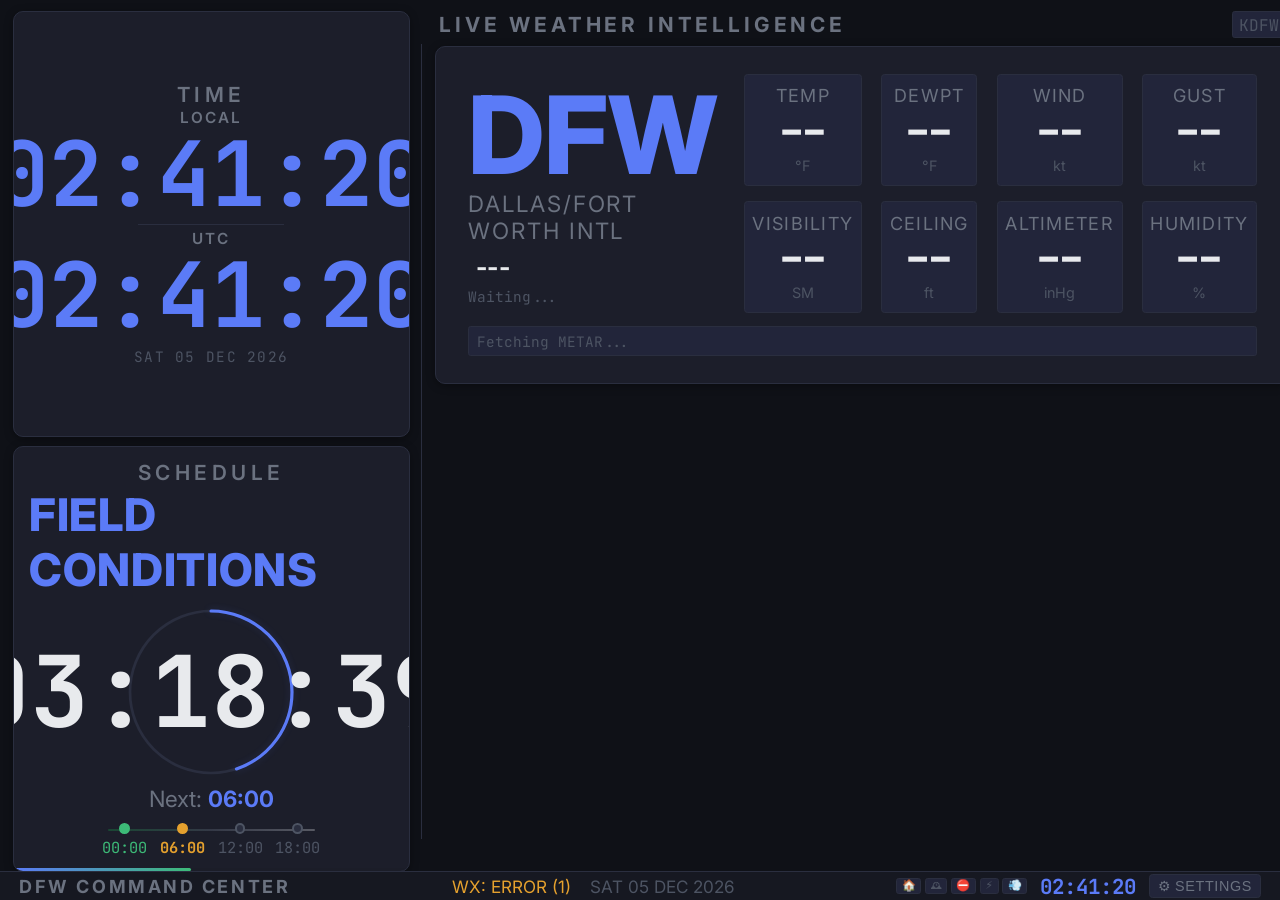
<file: dfw-wx.html>
﻿<!DOCTYPE html>
<html lang="en">
<head>
<meta charset="UTF-8">
<meta name="viewport" content="width=device-width, initial-scale=1.0">
<title>DFW Weather Command Center</title>
<link rel="preconnect" href="https://fonts.googleapis.com">
<link rel="preconnect" href="https://fonts.gstatic.com" crossorigin>
<link href="https://fonts.googleapis.com/css2?family=Inter:wght@400;600;700;800&family=JetBrains+Mono:wght@400;700&display=swap" rel="stylesheet">
<link rel="stylesheet" href="theme.css">
<style>

  /* ── Main Layout ── */
  .dashboard {
    position: relative; z-index: 1;
    display: grid;
    grid-template-columns: 33vw 1fr;
    width: 100vw;
    height: calc(100vh - var(--bar-height));
  }

  /* ── Left Panel ── */
  .left-panel {
    display: grid; grid-template-rows: 1fr 1fr;
    gap: 1vh; padding: 1.2vh 1vw;
    position: relative;
  }
  .left-panel::after {
    content: ''; position: absolute;
    top: 5%; right: 0; bottom: 5%; width: 1px;
    background: var(--border-color);
  }

  /* ── Right Panel ── */
  .right-panel {
    display: grid;
    grid-template-rows: auto 1fr;
    padding: 1.2vh 1vw;
    gap: 0.8vh;
    overflow: hidden;
    min-height: 0;
  }

  /* ── Clock Card ── */
  .clock-card {
    display: flex; flex-direction: column;
    align-items: center; justify-content: center;
    padding: 2vh 1.5vw;
  }
  .clock-row {
    display: flex; flex-direction: column;
    align-items: center;
    gap: 0.5vh; width: 100%;
  }
  .clock-block {
    display: flex; flex-direction: column;
    align-items: center; gap: 0.2vh;
  }
  .clock-label {
    font-size: clamp(0.9rem, 1.7vmin, 1.6rem);
    text-transform: uppercase; letter-spacing: 0.15vw;
    color: var(--text-muted); font-weight: 600;
  }
  .clock-time {
    font-family: 'JetBrains Mono', monospace;
    font-size: clamp(4.5rem, 10vmin, 10rem);
    font-weight: 700; color: var(--accent);
    line-height: 1;
  }
  .clock-divider {
    width: 40%; height: 1px;
    background: var(--border-color);
  }
  .clock-date {
    font-family: 'JetBrains Mono', monospace;
    font-size: clamp(0.9rem, 1.5vmin, 1.4rem);
    color: var(--text-dim); margin-top: 0.8vh;
    letter-spacing: 0.1vw;
  }

  /* ── Section Cards (Countdown) ── */
  .section-card {
    background: var(--bg-card);
    border: 1px solid var(--border-color);
    border-radius: var(--radius-md);
    padding: 1.5vh 1.2vw;
    display: flex; flex-direction: column;
    justify-content: center; align-items: center;
    position: relative; overflow: hidden;
    transition: background 0.3s ease, border-color 0.3s ease;
    box-shadow: var(--shadow-md);
    animation: cardIn 0.4s ease-out both;
  }
  .section-card:nth-child(2) { animation-delay: 0.08s; }

  @keyframes cardIn {
    from { opacity: 0; transform: translateY(8px); }
    to   { opacity: 1; transform: translateY(0); }
  }

  .section-label {
    font-size: clamp(1.3rem, 2.3vmin, 2.3rem);
    text-transform: uppercase; letter-spacing: 0.35vw;
    color: var(--text-muted); margin-bottom: 0.2vh; font-weight: 600;
  }
  .section-title {
    font-size: clamp(2.5rem, 5vmin, 5rem);
    font-weight: 800; color: var(--accent); margin-bottom: 0.1vh;
    letter-spacing: 0.05vw;
  }

  /* ── Countdown Ring ── */
  .countdown-ring-wrap {
    position: relative;
    width: var(--ring-size); height: var(--ring-size);
    display: flex; align-items: center; justify-content: center;
    margin: 0.4vh 0;
  }
  .countdown-ring {
    position: absolute; inset: 0;
    width: 100%; height: 100%;
    transform: rotate(-90deg);
  }
  .ring-track  { fill: none; stroke: var(--border-color); stroke-width: 3; }
  .ring-fill   {
    fill: none; stroke: var(--accent); stroke-width: 3.5;
    stroke-linecap: round;
    transition: stroke-dashoffset 1s linear, stroke 0.3s ease;
  }
  .ring-glow   {
    fill: none; stroke: var(--accent); stroke-width: 7;
    stroke-linecap: round; opacity: 0.08;
    transition: stroke-dashoffset 1s linear, stroke 0.3s ease;
    filter: blur(4px);
  }
  .ring-fill.alert-ring, .ring-glow.alert-ring {
    stroke: var(--accent-amber);
  }

  .countdown-value {
    font-family: 'JetBrains Mono', monospace;
    font-size: clamp(4.5rem, 11vmin, 11rem);
    font-weight: 700; font-variant-numeric: tabular-nums;
    letter-spacing: 0.1vw; line-height: 1;
    color: var(--text-primary); z-index: 1;
    transition: color 0.6s ease, text-shadow 0.6s ease;
  }

  .next-label {
    font-size: clamp(1.3rem, 2.5vmin, 2.5rem);
    color: var(--text-muted); margin-bottom: 0.8vh;
  }
  .next-label span { color: var(--accent); font-weight: 700; }

  /* ── Progress Bar ── */
  .progress-track {
    position: absolute; bottom: 0; left: 0; right: 0; height: 3px;
    background: rgba(0,0,0,0.04);
    border-radius: 0 0 1.2vmin 1.2vmin; overflow: hidden;
  }
  .progress-fill {
    height: 100%; width: 0%;
    background: linear-gradient(90deg, var(--accent), var(--accent-green));
    border-radius: 0 2px 2px 0;
    transition: width 1s linear, background 0.3s ease;
  }
  .progress-fill.alert-progress {
    background: linear-gradient(90deg, var(--accent-amber), var(--accent-red));
  }

  /* ── Timeline Pips ── */
  .pip-row {
    display: flex; gap: 1vw;
    align-items: flex-start; margin-top: 0.4vh;
    position: relative;
  }
  .pip-row::before {
    content: ''; position: absolute;
    top: calc(clamp(0.3rem, 0.65vmin, 0.6rem));
    left: calc(clamp(0.3rem, 0.65vmin, 0.6rem));
    right: calc(clamp(0.3rem, 0.65vmin, 0.6rem));
    height: 2px;
    background: linear-gradient(90deg,
      rgba(22,163,74,0.3) 0%,
      rgba(148,163,184,0.2) 50%,
      rgba(226,229,234,0.3) 100%);
    z-index: 0; border-radius: 1px;
  }
  .pip {
    display: flex; flex-direction: column;
    align-items: center; gap: 0.3vh; z-index: 1;
  }
  .pip-dot {
    width: clamp(0.5rem, 1.2vmin, 1.1rem);
    height: clamp(0.5rem, 1.2vmin, 1.1rem);
    border-radius: 50%;
    background: var(--upcoming-dot);
    border: 2px solid var(--text-dim);
    transition: all 0.4s ease;
  }
  .pip-time {
    font-family: 'JetBrains Mono', monospace;
    font-size: clamp(0.9rem, 1.7vmin, 1.6rem);
    color: var(--text-dim); font-variant-numeric: tabular-nums;
  }
  .pip.completed .pip-dot {
    background: var(--completed-dot); border-color: var(--completed-dot);
  }
  .pip.completed .pip-time { color: var(--completed-dot); }
  .pip.current .pip-dot {
    background: var(--accent-amber); border-color: var(--accent-amber);
  }
  .pip.current .pip-time { color: var(--accent-amber); font-weight: 700; }

  /* ── Alert State ── */
  .section-card.alert-active {
    background: var(--alert-bg);
    border-color: var(--alert-border);
  }
  .section-card.alert-active .countdown-value {
    color: var(--alert-text);
  }
  .section-card.alert-active .section-title {
    color: var(--alert-text);
  }

  /* ── Weather Panel Header ── */
  .wx-panel-header {
    display: flex; align-items: center;
    justify-content: space-between; padding: 0 0.3vw;
  }
  .wx-panel-title {
    font-size: clamp(1.3rem, 2.3vmin, 2.2rem);
    text-transform: uppercase; letter-spacing: 0.3vw;
    color: var(--text-muted); font-weight: 700;
  }
  .wx-panel-badge {
    font-family: 'JetBrains Mono', monospace;
    font-size: clamp(1rem, 1.8vmin, 1.7rem);
    color: var(--text-dim);
    padding: 0.2vh 0.5vw;
    background: var(--bg-card-alt);
    border-radius: 0.3vmin;
    border: 1px solid var(--border-color);
  }

  /* ── Weather Content ── */\n  .wx-content {\n    min-height: 0;\n  }

  /* ── DFW Hero Card ── */
  .weather-hero {
    background: var(--bg-card);
    border: 1px solid var(--border-color);
    border-radius: var(--radius-md);
    padding: 3vh 2.5vw;
    display: grid;
    grid-template-columns: auto 1fr;
    grid-template-rows: 1fr auto;
    gap: 1.5vh 2vw;
    align-items: center;
    box-shadow: var(--shadow-md);
    flex: 1;
    animation: cardIn 0.4s ease-out 0.1s both;
    position: relative; overflow: hidden;
  }

  .hero-left {
    grid-row: 1 / 2;
    display: flex; flex-direction: column;
    align-items: flex-start;
  }
  .hero-icao {
    font-family: 'Inter', sans-serif;
    font-size: clamp(6rem, 12vmin, 12rem);
    font-weight: 800; color: var(--accent); line-height: 1;
  }
  .hero-airport-name {
    font-size: clamp(1.4rem, 2.5vmin, 2.5rem);
    color: var(--text-muted); text-transform: uppercase;
    letter-spacing: 0.15vw; margin-top: 0.2vh;
  }
  .hero-conditions {
    display: flex; align-items: center;
    gap: 0.5vw; margin-top: 0.5vh;
  }
  .hero-conditions-badge {
    font-size: clamp(1.5rem, 2.8vmin, 2.8rem);
    padding: 0.3vh 0.6vw; border-radius: 0.4vmin;
    font-weight: 700; letter-spacing: 0.05vw;
  }
  .hero-wx-icon {
    font-size: clamp(4rem, 7vmin, 7rem);
    line-height: 1;
  }
  .hero-obs-time {
    font-family: 'JetBrains Mono', monospace;
    font-size: clamp(0.9rem, 1.6vmin, 1.5rem);
    color: var(--text-dim); margin-top: 0.3vh;
  }

  .hero-details {
    grid-row: 1 / 2;
    display: grid;
    grid-template-columns: repeat(4, 1fr);
    gap: 1.2vw 1.5vw;
    align-self: stretch;
    align-content: center;
  }
  .hero-metric {
    display: flex; flex-direction: column;
    align-items: center; gap: 0.3vh;
    padding: 1.2vh 0.6vw;
    border-radius: 0.4vmin;
    background: var(--bg-card-alt);
    border: 1px solid var(--border-color);
  }
  .hero-metric-label {
    font-size: clamp(1.1rem, 2vmin, 2rem);
    text-transform: uppercase; letter-spacing: 0.1vw;
    color: var(--text-muted);
  }
  .hero-metric-value {
    font-family: 'JetBrains Mono', monospace;
    font-size: clamp(2.5rem, 5vmin, 5rem);
    font-weight: 700; color: var(--text-primary); line-height: 1;
  }
  .hero-metric-unit {
    font-size: clamp(0.9rem, 1.5vmin, 1.4rem);
    color: var(--text-dim);
  }

  .hero-metar-raw {
    grid-column: 1 / -1;
    font-family: 'JetBrains Mono', monospace;
    font-size: clamp(0.9rem, 1.5vmin, 1.4rem);
    color: var(--text-dim);
    background: var(--bg-card-alt);
    padding: 0.5vh 0.6vw;
    border-radius: 0.3vmin;
    white-space: nowrap; overflow: hidden; text-overflow: ellipsis;
    border: 1px solid var(--border-color);
  }

  /* ── Flight Category Badges (dark default) ── */
  .cat-vfr  { background: rgba(52,211,153,0.12); color: #34d399; border: 1px solid rgba(52,211,153,0.2); }
  .cat-mvfr { background: rgba(96,165,250,0.12); color: #60a5fa; border: 1px solid rgba(96,165,250,0.2); }
  .cat-ifr  { background: rgba(248,113,113,0.12); color: #f87171; border: 1px solid rgba(248,113,113,0.2); }
  .cat-lifr { background: rgba(192,132,252,0.12); color: #c084fc; border: 1px solid rgba(192,132,252,0.2); }
  body.light-mode .cat-vfr  { background: rgba(22,163,74,0.08); color: #15803d; border-color: rgba(22,163,74,0.2); }
  body.light-mode .cat-mvfr { background: rgba(79,107,237,0.08); color: #3b5bdb; border-color: rgba(79,107,237,0.2); }
  body.light-mode .cat-ifr  { background: rgba(220,38,38,0.08); color: #dc2626; border-color: rgba(220,38,38,0.2); }
  body.light-mode .cat-lifr { background: rgba(124,58,237,0.08); color: #7c3aed; border-color: rgba(124,58,237,0.2); }
  .wx-ok    { color: var(--text-muted); }
  .wx-stale { color: var(--accent-amber); }

  /* ── Airport Grid ── */
  .airport-grid {
    display: grid;
    grid-template-columns: repeat(12, 1fr);
    grid-template-rows: 1fr 1fr 1fr;
    gap: 0.6vh 0.5vw;
    overflow: visible;
    min-height: 0;
  }
  /* Row 1: 4 cards × 3 cols each = 12 */
  .airport-card:nth-child(-n+4) { grid-column: span 3; }
  /* Row 2: 3 cards × 4 cols each = 12 */
  .airport-card:nth-child(n+5):nth-child(-n+7)  { grid-column: span 4; }
  /* Row 3: 3 cards × 4 cols each = 12 */
  .airport-card:nth-child(n+8)  { grid-column: span 4; }

  .airport-card {
    background: var(--bg-card-alt);
    border: 1px solid var(--border-color);
    border-radius: var(--radius-md);
    padding: 0.8vh 0.6vw;
    display: flex; flex-direction: column; gap: 0.3vh;
    transition: all 0.2s ease;
    animation: cardIn 0.4s ease-out both;
    position: relative; overflow: hidden;
    min-height: 0;
  }
  .airport-card:nth-child(1) { animation-delay: .25s; }
  .airport-card:nth-child(2) { animation-delay: .30s; }
  .airport-card:nth-child(3) { animation-delay: .35s; }
  .airport-card:nth-child(4) { animation-delay: .40s; }
  .airport-card:nth-child(5) { animation-delay: .45s; }
  .airport-card:nth-child(6) { animation-delay: .50s; }
  .airport-card:nth-child(7) { animation-delay: .55s; }
  .airport-card:hover {
    background: var(--bg-card-hover);
    border-color: var(--border-hover);
    transform: translateY(-1px);
  }
  body.no-hover .airport-card:hover {
    background: var(--bg-card-alt);
    border-color: var(--border-color);
    box-shadow: none;
    transform: none;
  }
  body.no-color-code .val-green,
  body.no-color-code .val-amber,
  body.no-color-code .val-red {
    color: var(--text-primary) !important;
    text-shadow: none !important;
  }
  body.no-cat-accent .airport-card::before {
    display: none !important;
  }

  .airport-header {
    display: flex; justify-content: space-between;
    align-items: center; margin-bottom: 0.1vh;
  }
  .airport-header-temp {
    font-family: 'JetBrains Mono', monospace;
    font-size: clamp(2rem, 3.8vmin, 3.8rem);
    font-weight: 700; color: var(--text-primary);
    line-height: 1;
  }
  .airport-header-temp .temp-unit {
    font-size: 55%; color: var(--text-dim); font-weight: 400;
  }
  .airport-icao-wrap {
    display: flex; align-items: center; gap: 0.3vw;
  }
  .airport-icao {
    font-size: clamp(2rem, 3.8vmin, 3.8rem);
    font-weight: 800; color: var(--accent);
  }
  .airport-wx-icon {
    font-size: clamp(1.3rem, 2.5vmin, 2.5rem);
  }
  .airport-name {
    font-size: clamp(0.7rem, 1.3vmin, 1.2rem);
    color: var(--text-dim); text-transform: uppercase;
    letter-spacing: 0.05vw; line-height: 1;
  }
  .airport-conditions {
    font-size: clamp(1rem, 1.8vmin, 1.7rem);
    padding: 0.15vh 0.35vw; border-radius: 0.3vmin; font-weight: 700;
  }

  .airport-metrics {
    display: grid; grid-template-columns: 1fr 1fr 1fr 1fr;
    gap: 0.2vh 0.3vw;
    flex: 1;
    min-height: 0;
  }
  .airport-metric {
    display: flex; flex-direction: column;
    align-items: center; justify-content: center;
    min-width: 0;
    padding: 0.2vh 0.15vw;
    border-radius: 0.3vmin;
    background: var(--bg-metric);
    overflow: hidden;
  }
  .airport-metric-label {
    font-size: clamp(0.7rem, 1.3vmin, 1.2rem);
    color: var(--text-dim); text-transform: uppercase;
    letter-spacing: 0.04vw; line-height: 1.1;
  }
  .airport-metric-value {
    font-family: 'JetBrains Mono', monospace;
    font-size: clamp(1.3rem, 2.5vmin, 2.5rem);
    font-weight: 700; color: var(--text-primary);
    white-space: nowrap;
    line-height: 1.15;
    text-align: center;
  }

  /* ── Metric Value Color Coding (dark default) ── */
  .val-green  { color: #3dbb78; }
  .val-yellow { color: #fbbf24; }
  .val-amber  { color: #f59e0b; }
  .val-red    { color: #f87171; }
  body.light-mode .val-green  { color: #16a34a; }
  body.light-mode .val-yellow { color: #ca8a04; }
  body.light-mode .val-amber  { color: #d97706; }
  body.light-mode .val-red    { color: #dc2626; }

  /* ── Flight Category Card Accent ── */
  .airport-card::before {
    content: ''; position: absolute; top: 8%; bottom: 8%;
    left: 0; width: 3px; border-radius: 0 2px 2px 0;
    background: var(--card-cat-color, transparent);
    transition: background 0.3s ease;
  }

  /* Row 2 cards get slightly bigger metric values since they have more room */
  .airport-card:nth-child(n+5) .airport-metric-value {
    font-size: clamp(1.5rem, 2.8vmin, 2.8rem);
  }
  .airport-card:nth-child(n+5) .airport-icao {
    font-size: clamp(2.2rem, 4.2vmin, 4.2rem);
  }

  .airport-metar-raw {
    font-family: 'JetBrains Mono', monospace;
    font-size: clamp(0.7rem, 1.3vmin, 1.2rem);
    color: var(--text-dim); opacity: 0.5;
    white-space: nowrap; overflow: hidden; text-overflow: ellipsis;
    margin-top: auto; padding-top: 0.2vh;
    border-top: 1px solid var(--border-color);
    flex-shrink: 0;
  }

  /* ── Bottom Bar ── */
  .bottom-bar {
    position: fixed; bottom: 0; left: 0;
    width: 100vw; height: var(--bar-height);
    background: var(--bg-secondary);
    border-top: 1px solid var(--border-color);
    display: flex; justify-content: space-between;
    align-items: center;
    padding: 0 1.5vw;
    font-size: clamp(1rem, 1.8vmin, 1.7rem);
    color: var(--text-dim); z-index: 10;
  }
  .bottom-bar-title {
    letter-spacing: 0.2vw; font-weight: 700;
    color: var(--text-muted);
    font-size: clamp(1.1rem, 2vmin, 1.9rem);
  }
  .bottom-bar-center {
    display: flex; gap: 1.5vw; align-items: center;
    font-size: clamp(1rem, 1.9vmin, 1.8rem);
  }
  .clock {
    font-family: 'JetBrains Mono', monospace;
    color: var(--accent); font-variant-numeric: tabular-nums;
    font-weight: 700; font-size: clamp(1.3rem, 2.3vmin, 2.2rem);
  }

  /* ── Alert Page Mini Buttons ── */
  .alert-btns { display: flex; gap: 0.3vw; align-items: center; }
  .alert-btn {
    text-decoration: none;
    font-size: clamp(0.7rem, 1.2vmin, 1.1rem);
    padding: 0.2vh 0.35vw;
    border-radius: 0.3vmin;
    border: 1px solid var(--border-color);
    background: var(--bg-card-alt);
    color: var(--text-dim);
    line-height: 1;
    transition: all 0.25s ease;
    cursor: pointer;
  }
  .alert-btn:hover { color: var(--text-primary); border-color: var(--border-hover); background: var(--bg-card-hover); transform: scale(1.1); }

  /* ── Settings Button ── */
  .settings-btn {
    background: var(--bg-card-alt);
    border: 1px solid var(--border-color);
    border-radius: 0.4vmin;
    color: var(--text-muted);
    font-size: clamp(0.9rem, 1.6vmin, 1.5rem);
    padding: 0.3vh 0.6vw;
    cursor: pointer;
    transition: all 0.3s ease;
    display: flex; align-items: center; gap: 0.3vw;
    letter-spacing: 0.05vw;
  }
  .settings-btn:hover {
    color: var(--accent); border-color: var(--accent);
    background: var(--accent-subtle);
  }
  .settings-btn .gear-icon {
    display: inline-block;
    transition: transform 0.5s ease;
  }
  .settings-btn:hover .gear-icon {
    transform: rotate(90deg);
  }

  /* ── Settings Modal ── */
  .settings-overlay {
    position: fixed; inset: 0; z-index: 200;
    background: rgba(0,0,0,0.45);
    display: flex; align-items: center; justify-content: center;
    opacity: 0; pointer-events: none;
    transition: opacity 0.25s ease;
  }
  .settings-overlay.open {
    opacity: 1; pointer-events: all;
  }
  .settings-modal {
    background: var(--bg-card);
    border: 1px solid var(--border-color);
    border-radius: var(--radius-lg);
    padding: 3vh 2.5vw;
    width: min(90vw, 600px);
    max-height: 85vh;
    overflow-y: auto;
    box-shadow: 0 16px 48px rgba(0,0,0,0.4);
    transform: scale(0.95) translateY(12px);
    transition: transform 0.25s ease;
    scrollbar-width: thin;
    scrollbar-color: rgba(128,128,128,0.2) transparent;
  }
  .settings-overlay.open .settings-modal {
    transform: scale(1) translateY(0);
  }
  .settings-modal-header {
    display: flex; align-items: center; justify-content: space-between;
    margin-bottom: 2.5vh;
    padding-bottom: 1.5vh;
    border-bottom: 1px solid var(--border-color);
  }
  .settings-modal-title {
    font-size: clamp(1.2rem, 2.2vmin, 2rem);
    font-weight: 800; color: var(--accent);
    letter-spacing: 0.08vw;
  }
  .settings-close-btn {
    background: var(--bg-card-alt);
    border: 1px solid var(--border-color);
    border-radius: 0.4vmin;
    color: var(--text-muted);
    font-size: clamp(1rem, 1.6vmin, 1.5rem);
    padding: 0.3vh 0.6vw;
    cursor: pointer;
    transition: all 0.3s ease;
  }
  .settings-close-btn:hover {
    color: var(--accent-red); border-color: rgba(220,38,38,0.3);
    background: rgba(220,38,38,0.08);
  }
  .settings-section {
    margin-bottom: 2.5vh;
  }
  .settings-section-title {
    font-size: clamp(0.85rem, 1.4vmin, 1.3rem);
    text-transform: uppercase; letter-spacing: 0.2vw;
    color: var(--text-muted); font-weight: 700;
    margin-bottom: 1.2vh;
  }
  .theme-grid {
    display: grid;
    grid-template-columns: repeat(3, 1fr);
    gap: 1vh 1vw;
  }
  .theme-group-label {
    grid-column: 1 / -1;
    font-size: clamp(0.6rem, 1vmin, 0.85rem);
    text-transform: uppercase;
    letter-spacing: 0.15vw;
    color: var(--text-dim);
    font-weight: 700;
    padding: 0.5vh 0 0.2vh;
  }
  .theme-group-label:first-child { padding-top: 0; }
  .theme-card {
    background: var(--bg-card-alt);
    border: 2px solid var(--border-color);
    border-radius: 0.8vmin;
    padding: 1.5vh 1vw;
    cursor: pointer;
    transition: all 0.3s ease;
    text-align: center;
  }
  .theme-card:hover {
    border-color: var(--border-hover);
    background: var(--bg-card-hover);
    transform: translateY(-2px);
    box-shadow: 0 4px 12px rgba(0,0,0,0.08);
  }
  .theme-card.active {
    border-color: var(--accent);
    background: var(--accent-subtle);
  }
  .theme-preview {
    width: 100%; height: clamp(2rem, 4vmin, 3.5rem);
    border-radius: 0.4vmin; margin-bottom: 0.8vh;
    position: relative; overflow: hidden;
  }
  .theme-name {
    font-size: clamp(0.7rem, 1.2vmin, 1.1rem);
    font-weight: 700; color: var(--text-primary);
    margin-bottom: 0.2vh;
  }
  .theme-desc {
    font-size: clamp(0.55rem, 0.9vmin, 0.85rem);
    color: var(--text-dim);
  }
  .settings-option {
    display: flex; align-items: center; justify-content: space-between;
    padding: 1vh 0;
    border-bottom: 1px solid var(--border-color);
  }
  .settings-option:last-child { border-bottom: none; }
  .settings-option-label {
    font-size: clamp(0.8rem, 1.3vmin, 1.2rem);
    color: var(--text-secondary);
  }
  .settings-option-desc {
    font-size: clamp(0.55rem, 0.9vmin, 0.85rem);
    color: var(--text-dim); margin-top: 0.2vh;
  }
  /* Toggle Switch */
  .toggle-switch {
    position: relative;
    width: clamp(2.5rem, 4vmin, 3.5rem);
    height: clamp(1.3rem, 2.2vmin, 2rem);
    background: var(--bg-card-hover);
    border-radius: 2rem;
    cursor: pointer;
    transition: background 0.3s ease;
    border: 1px solid var(--border-color);
  }
  .toggle-switch.on {
    background: var(--accent);
    border-color: var(--accent-hover);
  }
  .toggle-switch::after {
    content: '';
    position: absolute;
    top: 2px; left: 2px;
    width: calc(clamp(1.3rem, 2.2vmin, 2rem) - 6px);
    height: calc(clamp(1.3rem, 2.2vmin, 2rem) - 6px);
    background: #ffffff;
    border-radius: 50%;
    transition: all 0.3s ease;
    box-shadow: 0 1px 2px rgba(0,0,0,0.15);
  }
  .toggle-switch.on::after {
    left: calc(100% - clamp(1.3rem, 2.2vmin, 2rem) + 4px);
    background: #ffffff;
  }

  /* ── Settings Select Dropdown ── */
  .settings-select {
    background: var(--bg-card-alt);
    border: 1px solid var(--border-color);
    border-radius: 0.4vmin;
    color: var(--text-primary);
    font-family: 'JetBrains Mono', monospace;
    font-size: clamp(0.65rem, 1.1vmin, 1rem);
    padding: 0.4vh 0.6vw;
    cursor: pointer;
    outline: none;
    transition: border-color 0.3s ease;
    -webkit-appearance: none;
    appearance: none;
    background-image: url("data:image/svg+xml,%3Csvg xmlns='http://www.w3.org/2000/svg' width='10' height='6'%3E%3Cpath d='M0 0l5 6 5-6z' fill='%236b7280'/%3E%3C/svg%3E");
    background-repeat: no-repeat;
    background-position: right 0.5vw center;
    padding-right: 1.5vw;
  }
  .settings-select:focus {
    border-color: var(--accent);
  }
  .settings-select option {
    background: var(--bg-card);
    color: var(--text-primary);
  }

  /* ── Settings Range Slider ── */
  .settings-range-wrap {
    display: flex; align-items: center; gap: 0.5vw;
  }
  .settings-range-val {
    font-family: 'JetBrains Mono', monospace;
    font-size: clamp(0.6rem, 1vmin, 0.9rem);
    color: var(--accent); min-width: 2.5em; text-align: center;
  }
  .settings-range {
    -webkit-appearance: none; appearance: none;
    width: clamp(5rem, 10vmin, 8rem);
    height: 4px;
    background: var(--border-color);
    border-radius: 2px;
    outline: none;
    cursor: pointer;
  }
  .settings-range::-webkit-slider-thumb {
    -webkit-appearance: none; appearance: none;
    width: clamp(0.8rem, 1.4vmin, 1.2rem);
    height: clamp(0.8rem, 1.4vmin, 1.2rem);
    background: var(--accent);
    border-radius: 50%;
    cursor: pointer;
  }
  .settings-range::-moz-range-thumb {
    width: clamp(0.8rem, 1.4vmin, 1.2rem);
    height: clamp(0.8rem, 1.4vmin, 1.2rem);
    background: var(--accent);
    border-radius: 50%;
    border: none;
    cursor: pointer;
  }
</style>
</head><body>
  <div class="bg-mesh"><div class="bg-orb"></div><div class="bg-orb2"></div></div>
  <div class="scanlines"></div>

  <div class="dashboard">
    <!-- ─── Left Panel: Clock & Field ─── -->
    <div class="left-panel">

      <div class="section-card clock-card">
        <div class="section-label">Time</div>
        <div class="clock-row">
          <div class="clock-block">
            <div class="clock-label">LOCAL</div>
            <div class="clock-time" id="panel-local-clock">--:--:--</div>
          </div>
          <div class="clock-divider"></div>
          <div class="clock-block">
            <div class="clock-label">UTC</div>
            <div class="clock-time" id="panel-utc-clock">--:--:--</div>
          </div>
        </div>
        <div class="clock-date" id="panel-clock-date"></div>
      </div>

      <div class="section-card" id="field-section">
        <div class="section-label">Schedule</div>
        <div class="section-title">FIELD CONDITIONS</div>
        <div class="countdown-ring-wrap">
          <svg class="countdown-ring" viewBox="0 0 200 200">
            <circle class="ring-track" cx="100" cy="100" r="90"/>
            <circle class="ring-glow"  cx="100" cy="100" r="90" id="field-ring-glow" stroke-dasharray="565.49" stroke-dashoffset="565.49"/>
            <circle class="ring-fill"  cx="100" cy="100" r="90" id="field-ring"      stroke-dasharray="565.49" stroke-dashoffset="565.49"/>
          </svg>
          <div class="countdown-value" id="field-countdown">--:--:--</div>
        </div>
        <div class="next-label">Next: <span id="field-next">--:--</span></div>
        <div class="pip-row" id="field-pips"></div>
        <div class="progress-track"><div class="progress-fill" id="field-progress"></div></div>
      </div>

    </div>

    <!-- ─── Right Panel: Weather ─── -->
    <div class="right-panel">

      <div class="wx-panel-header">
        <div class="wx-panel-title">Live Weather Intelligence</div>
        <div class="wx-panel-badge">KDFW</div>
      </div>

      <div class="wx-content">
        <!-- DFW Hero Card -->
        <div class="weather-hero" id="wx-dfw">
          <div class="hero-left">
            <a href="dfw.html" style="text-decoration:none;color:inherit;" title="Open detailed DFW weather">
              <div class="hero-icao" style="cursor:pointer;">DFW</div>
            </a>
            <div class="hero-airport-name">Dallas/Fort Worth Intl</div>
            <div class="hero-conditions">
              <span class="hero-conditions-badge" id="dfw-cat">---</span>
              <span class="hero-wx-icon" id="dfw-icon"></span>
            </div>
            <div class="hero-obs-time" id="dfw-obs">Waiting...</div>
          </div>
          <div class="hero-details">
            <div class="hero-metric">
              <div class="hero-metric-label">Temp</div>
              <div class="hero-metric-value" id="dfw-temp">--</div>
              <div class="hero-metric-unit">&deg;F</div>
            </div>
            <div class="hero-metric">
              <div class="hero-metric-label">Dewpt</div>
              <div class="hero-metric-value" id="dfw-dewpt">--</div>
              <div class="hero-metric-unit">&deg;F</div>
            </div>
            <div class="hero-metric">
              <div class="hero-metric-label">Wind</div>
              <div class="hero-metric-value" id="dfw-wind">--</div>
              <div class="hero-metric-unit">kt</div>
            </div>
            <div class="hero-metric">
              <div class="hero-metric-label">Gust</div>
              <div class="hero-metric-value" id="dfw-gust">--</div>
              <div class="hero-metric-unit">kt</div>
            </div>
            <div class="hero-metric">
              <div class="hero-metric-label">Visibility</div>
              <div class="hero-metric-value" id="dfw-vis">--</div>
              <div class="hero-metric-unit">SM</div>
            </div>
            <div class="hero-metric">
              <div class="hero-metric-label">Ceiling</div>
              <div class="hero-metric-value" id="dfw-ceil">--</div>
              <div class="hero-metric-unit">ft</div>
            </div>
            <div class="hero-metric">
              <div class="hero-metric-label">Altimeter</div>
              <div class="hero-metric-value" id="dfw-alt">--</div>
              <div class="hero-metric-unit">inHg</div>
            </div>
            <div class="hero-metric">
              <div class="hero-metric-label">Humidity</div>
              <div class="hero-metric-value" id="dfw-hum">--</div>
              <div class="hero-metric-unit">%</div>
            </div>
          </div>
          <div class="hero-metar-raw" id="dfw-metar">Fetching METAR...</div>
        </div>
      </div><!-- /wx-content -->

    </div><!-- /right-panel -->
  </div><!-- /dashboard -->

  <!-- ─── Bottom Bar ─── -->
  <div class="bottom-bar">
    <span class="bottom-bar-title">DFW COMMAND CENTER</span>
    <div class="bottom-bar-center">
      <span id="wx-status" class="wx-ok">WX: Initializing</span>
      <span id="date-display"></span>
    </div>
    <div style="display:flex;align-items:center;gap:1vw;">
      <div class="alert-btns">
        <a href="index.html" class="alert-btn" title="All Stations">&#127968;</a>
        <a href="Clocks.html" class="alert-btn" title="Clocks">&#128368;</a>
        <a href="Ramp%20Closed.html" class="alert-btn" title="Ramp Closed">&#9940;</a>
        <a href="Yellow%20Alert.html" class="alert-btn" title="Yellow Alert">&#9889;</a>
        <a href="High%20Winds.html" class="alert-btn" title="High Winds">&#128168;</a>
      </div>
      <span class="clock" id="live-clock">--:--:--</span>
      <button class="settings-btn" id="settings-btn" title="Settings">
        <span class="gear-icon">&#9881;</span> SETTINGS
      </button>
    </div>
  </div>

  <!-- ─── Settings Modal ─── -->
  <div class="settings-overlay" id="settings-overlay">
    <div class="settings-modal">
      <div class="settings-modal-header">
        <span class="settings-modal-title">&#9881; Settings</span>
        <button class="settings-close-btn" id="settings-close">&times;</button>
      </div>

      <!-- Themes -->
      <div class="settings-section">
        <div class="settings-section-title">Theme</div>
        <div class="theme-grid" id="theme-grid">

          <div class="theme-group-label">Dark</div>

          <div class="theme-card active" data-theme="dark">
            <div class="theme-preview" style="background:linear-gradient(135deg,#0f1117,#1c1e2a,#5b7bf7);"></div>
            <div class="theme-name">Professional</div>
            <div class="theme-desc">Clean dark default</div>
          </div>
          <div class="theme-card" data-theme="dark-slate">
            <div class="theme-preview" style="background:linear-gradient(135deg,#101214,#1e2024,#8295ad);"></div>
            <div class="theme-name">Slate</div>
            <div class="theme-desc">Neutral dark gray</div>
          </div>
          <div class="theme-card" data-theme="dark-ocean">
            <div class="theme-preview" style="background:linear-gradient(135deg,#0c1220,#182235,#3b82f6);"></div>
            <div class="theme-name">Ocean</div>
            <div class="theme-desc">Deep navy blue</div>
          </div>
          <div class="theme-card" data-theme="dark-emerald">
            <div class="theme-preview" style="background:linear-gradient(135deg,#0a1210,#162420,#34d399);"></div>
            <div class="theme-name">Emerald</div>
            <div class="theme-desc">Dark green tones</div>
          </div>
          <div class="theme-card" data-theme="dark-violet">
            <div class="theme-preview" style="background:linear-gradient(135deg,#100e18,#1e1a32,#a78bfa);"></div>
            <div class="theme-name">Violet</div>
            <div class="theme-desc">Deep purple accent</div>
          </div>
          <div class="theme-card" data-theme="dark-rose">
            <div class="theme-preview" style="background:linear-gradient(135deg,#140e10,#281c22,#fb7185);"></div>
            <div class="theme-name">Rose</div>
            <div class="theme-desc">Warm dark rose</div>
          </div>

          <div class="theme-group-label">Light</div>

          <div class="theme-card" data-theme="light">
            <div class="theme-preview" style="background:linear-gradient(135deg,#f0f2f5,#ffffff,#4f6bed);"></div>
            <div class="theme-name">Professional</div>
            <div class="theme-desc">Clean light default</div>
          </div>
          <div class="theme-card" data-theme="light-slate">
            <div class="theme-preview" style="background:linear-gradient(135deg,#f1f5f9,#ffffff,#475569);"></div>
            <div class="theme-name">Slate</div>
            <div class="theme-desc">Neutral gray tones</div>
          </div>
          <div class="theme-card" data-theme="light-ocean">
            <div class="theme-preview" style="background:linear-gradient(135deg,#f0f7ff,#ffffff,#2563eb);"></div>
            <div class="theme-name">Ocean</div>
            <div class="theme-desc">Cool blue accent</div>
          </div>
          <div class="theme-card" data-theme="light-emerald">
            <div class="theme-preview" style="background:linear-gradient(135deg,#f0fdf4,#ffffff,#059669);"></div>
            <div class="theme-name">Emerald</div>
            <div class="theme-desc">Fresh green</div>
          </div>
          <div class="theme-card" data-theme="light-violet">
            <div class="theme-preview" style="background:linear-gradient(135deg,#f5f3ff,#ffffff,#7c3aed);"></div>
            <div class="theme-name">Violet</div>
            <div class="theme-desc">Purple modern</div>
          </div>
          <div class="theme-card" data-theme="light-rose">
            <div class="theme-preview" style="background:linear-gradient(135deg,#fff5f5,#ffffff,#e11d48);"></div>
            <div class="theme-name">Rose</div>
            <div class="theme-desc">Warm rose</div>
          </div>

        </div>
      </div>

      <!-- Display Options -->
      <div class="settings-section">
        <div class="settings-section-title">Display</div>
        <div class="settings-option">
          <div>
            <div class="settings-option-label">Scanlines Effect</div>
            <div class="settings-option-desc">CRT-style overlay lines</div>
          </div>
          <div class="toggle-switch on" id="toggle-scanlines"></div>
        </div>
        <div class="settings-option">
          <div>
            <div class="settings-option-label">Background Animation</div>
            <div class="settings-option-desc">Floating orb animations</div>
          </div>
          <div class="toggle-switch on" id="toggle-bg-anim"></div>
        </div>
        <div class="settings-option">
          <div>
            <div class="settings-option-label">Card Hover Effects</div>
            <div class="settings-option-desc">Glow on hover for airport cards</div>
          </div>
          <div class="toggle-switch on" id="toggle-hover"></div>
        </div>
        <div class="settings-option">
          <div>
            <div class="settings-option-label">Metric Color Coding</div>
            <div class="settings-option-desc">Color wind/vis/ceiling by severity</div>
          </div>
          <div class="toggle-switch on" id="toggle-color-code"></div>
        </div>
        <div class="settings-option">
          <div>
            <div class="settings-option-label">Category Accent Bars</div>
            <div class="settings-option-desc">Flight-cat color bar on cards</div>
          </div>
          <div class="toggle-switch on" id="toggle-cat-accent"></div>
        </div>
        <div class="settings-option">
          <div>
            <div class="settings-option-label">Raw METAR Display</div>
            <div class="settings-option-desc">Show raw METAR text on cards</div>
          </div>
          <div class="toggle-switch on" id="toggle-metar"></div>
        </div>
      </div>

      <!-- Clock & Data -->
      <div class="settings-section">
        <div class="settings-section-title">Clock & Data</div>
        <div class="settings-option">
          <div>
            <div class="settings-option-label">Clock Format</div>
            <div class="settings-option-desc">12-hour or 24-hour clock</div>
          </div>
          <select class="settings-select" id="select-clock-fmt">
            <option value="24h">24H</option>
            <option value="12h">12H</option>
          </select>
        </div>
        <div class="settings-option">
          <div>
            <div class="settings-option-label">Weather Poll Interval</div>
            <div class="settings-option-desc">How often to refresh weather</div>
          </div>
          <select class="settings-select" id="select-wx-poll">
            <option value="60000">1 min</option>
            <option value="180000">3 min</option>
            <option value="300000" selected>5 min</option>
            <option value="600000">10 min</option>
          </select>
        </div>
        <div class="settings-option">
          <div>
            <div class="settings-option-label">Display Scale</div>
            <div class="settings-option-desc">Adjust size for wall display</div>
          </div>
          <div class="settings-range-wrap">
            <input type="range" class="settings-range" id="range-scale" min="80" max="150" value="100" step="5">
            <span class="settings-range-val" id="scale-val">100%</span>
          </div>
        </div>
      </div>

      <!-- Brightness -->
      <div class="settings-section">
        <div class="settings-section-title">Brightness & Contrast</div>
        <div class="settings-option">
          <div>
            <div class="settings-option-label">Screen Brightness</div>
            <div class="settings-option-desc">Dim for dark rooms</div>
          </div>
          <div class="settings-range-wrap">
            <input type="range" class="settings-range" id="range-brightness" min="40" max="100" value="100" step="5">
            <span class="settings-range-val" id="brightness-val">100%</span>
          </div>
        </div>
      </div>
    </div>
  </div>
  <!-- ─── JavaScript ─── -->
  <script>
    /* ═══════════════════════════════════════════════════════════════
       OPERATIONS COMMAND CENTER — JavaScript Engine
       ═══════════════════════════════════════════════════════════════ */

    // ── Schedules (24h local time [hour, minute]) ──
    const FIELD = [[0,0],[6,0],[12,0],[18,0]];

    // ── Alert: 10 minutes before event ──
    const ALERT_WINDOW_MS = 10 * 60 * 1000;
    const CIRC = 565.49;

    // ── Weather Config ──
    const STATIONS = {
      dfw: 'KDFW'
    };
    const WX_BASE  = 'https://aviationweather.gov/api/data/metar';
    const WX_PROXIES = [
      'https://api.allorigins.win/raw?url=',
      'https://corsproxy.io/?url=',
      'https://api.codetabs.com/v1/proxy?quest=',
      ''  // try direct last (works on localhost, blocked by CORS on hosted sites)
    ];
    const WPOLL = 5 * 60 * 1000;     // poll every 5 min
    const STALE_MS = 15 * 60 * 1000; // stale after 15 min
    const FETCH_TIMEOUT = 15000;      // 15s fetch timeout per proxy attempt
    const MAX_CONSECUTIVE_ERRORS = 5;  // hard reload after this many consecutive fetch failures
    const HARD_REFRESH_MS = 20 * 60 * 1000; // hard F5 page refresh every 20 min to stay fresh
    const WATCHDOG_INTERVAL = 30 * 1000;    // check feed health every 30s
    const WATCHDOG_STALE_LIMIT = 5 * 60 * 1000; // force re-fetch if no success for 5 min
    const RELOAD_AFTER_STALE_MS = 15 * 60 * 1000; // hard reload if no success for 15 min
    const pageLoadTime = Date.now();
    let lastWxFetch = 0;
    let consecutiveFetchErrors = 0;

    // ── Settings State (moved early to avoid temporal dead zone) ──
    let settings = {
      theme: 'dark',
      scanlines: false,
      bgAnim: false,
      hoverEffects: false,
      colorCode: true,
      catAccent: true,
      showMetar: true,
      clockFmt: '24h',
      wxPoll: 300000,
      scale: 100,
      brightness: 100
    };
    // Load saved settings early
    try {
      const saved = localStorage.getItem('ops-settings');
      if (saved) settings = { ...settings, ...JSON.parse(saved) };
    } catch(e) {}
    // Migrate old theme names
    const _tmig = {default:'dark',slate:'light-slate',ocean:'light-ocean',emerald:'light-emerald',violet:'light-violet',rose:'light-rose'};
    if (_tmig[settings.theme]) settings.theme = _tmig[settings.theme];

    // ── DOM References ──
    const $ = id => document.getElementById(id);

    const fieldPips = $('field-pips');
    const fieldSec  = $('field-section');
    const fieldCD   = $('field-countdown');
    const fieldNx   = $('field-next');
    const fieldRing = $('field-ring');
    const fieldGlow = $('field-ring-glow');
    const fieldBar  = $('field-progress');
    const clockEl   = $('live-clock'), dateEl = $('date-display'), wxStatus = $('wx-status');
    const panelLocalClock = $('panel-local-clock');
    const panelUtcClock   = $('panel-utc-clock');
    const panelClockDate  = $('panel-clock-date');

    // ── Helpers ──
    function pad2(n) { return String(n).padStart(2, '0'); }
    function pad3(n) { return String(n).padStart(3, '0'); }
    function fmtHHMM(h, m) { return pad2(h) + ':' + pad2(m); }

    function fmtCountdown(ms) {
      if (ms <= 0) return '00:00:00';
      const h = Math.floor(ms / 3600000);
      const m = Math.floor((ms % 3600000) / 60000);
      const s = Math.floor((ms % 60000) / 1000);
      return pad2(h) + ':' + pad2(m) + ':' + pad2(s);
    }

    function buildTime(d, hm) {
      const t = new Date(d);
      t.setHours(hm[0], hm[1], 0, 0);
      return t;
    }

    // ── Build Pip Timeline ──
    function buildPips(container, schedule) {
      container.innerHTML = '';
      schedule.forEach(hm => {
        const pip = document.createElement('div');
        pip.className = 'pip';
        pip.innerHTML =
          '<div class="pip-dot"></div>' +
          '<div class="pip-time">' + fmtHHMM(hm[0], hm[1]) + '</div>';
        container.appendChild(pip);
      });
    }

    // ── Update Section (countdown, ring, pips, alert state) ──
    function updateSection(now, sch, pips, secEl, cdEl, nxEl, ringEl, glowEl, progEl) {
      const today = [];
      sch.forEach(hm => today.push(buildTime(now, hm)));

      // Update pip states
      const pipEls = pips.querySelectorAll('.pip');
      let nextIdx = -1;
      for (let i = 0; i < today.length; i++) {
        pipEls[i].classList.remove('completed', 'current');
        if (now >= today[i]) {
          pipEls[i].classList.add('completed');
        } else if (nextIdx === -1) {
          nextIdx = i;
          pipEls[i].classList.add('current');
        }
      }

      // Find next and previous event times
      let nextTime, prevTime;
      if (nextIdx === -1) {
        // All events done today, wrap to first event tomorrow
        prevTime = today[today.length - 1];
        nextTime = new Date(today[0]);
        nextTime.setDate(nextTime.getDate() + 1);
      } else if (nextIdx === 0) {
        // Before first event, prev is last event yesterday
        prevTime = new Date(today[today.length - 1]);
        prevTime.setDate(prevTime.getDate() - 1);
        nextTime = today[0];
      } else {
        prevTime = today[nextIdx - 1];
        nextTime = today[nextIdx];
      }

      const diff = nextTime - now;
      cdEl.textContent = fmtCountdown(diff);
      nxEl.textContent = fmtHHMM(nextTime.getHours(), nextTime.getMinutes());

      // Ring + bar progress: full interval between prev → next event
      const totalInterval = nextTime - prevTime;
      const elapsed = now - prevTime;
      const ratio = Math.max(0, Math.min(1, elapsed / totalInterval));
      const offset = CIRC * (1 - ratio);
      ringEl.style.strokeDashoffset = offset;
      glowEl.style.strokeDashoffset = offset;

      // Progress bar
      progEl.style.width = (ratio * 100) + '%';

      // Alert state (10 min before)
      const isAlert = diff <= ALERT_WINDOW_MS && diff > 0;
      secEl.classList.toggle('alert-active', isAlert);
      ringEl.classList.toggle('alert-ring', isAlert);
      glowEl.classList.toggle('alert-ring', isAlert);
      progEl.classList.toggle('alert-progress', isAlert);
      if (isAlert) {
        cdEl.style.color = '';
        cdEl.style.textShadow = '';
      } else {
        cdEl.style.color = '';
        cdEl.style.textShadow = '';
      }
    }

    // ── Main Tick (every second) ──
    function tick() {
      const now = new Date();

      // Update clock
      clockEl.textContent = pad2(now.getHours()) + ':' + pad2(now.getMinutes()) + ':' + pad2(now.getSeconds());

      // Update date
      const days = ['SUN','MON','TUE','WED','THU','FRI','SAT'];
      const months = ['JAN','FEB','MAR','APR','MAY','JUN','JUL','AUG','SEP','OCT','NOV','DEC'];
      dateEl.textContent = days[now.getDay()] + ' ' + pad2(now.getDate()) + ' ' + months[now.getMonth()] + ' ' + now.getFullYear();

      // Update panel clocks
      panelLocalClock.textContent = pad2(now.getHours()) + ':' + pad2(now.getMinutes()) + ':' + pad2(now.getSeconds());
      panelUtcClock.textContent = pad2(now.getUTCHours()) + ':' + pad2(now.getUTCMinutes()) + ':' + pad2(now.getUTCSeconds());
      panelClockDate.textContent = days[now.getDay()] + ' ' + pad2(now.getDate()) + ' ' + months[now.getMonth()] + ' ' + now.getFullYear();

      // Update sections
      updateSection(now, FIELD, fieldPips, fieldSec, fieldCD, fieldNx, fieldRing, fieldGlow, fieldBar);

      // Wx staleness check
      if (lastWxFetch > 0) {
        const age = Date.now() - lastWxFetch;
        if (age > STALE_MS) {
          wxStatus.textContent = 'WX: STALE (' + Math.floor(age / 60000) + 'm ago)';
          wxStatus.className = 'wx-stale';
        }
      }
    }

    // ── Weather Icon from METAR ──
    function getWxIcon(wx, clouds) {
      const w = (wx || '').toLowerCase();
      if (w.includes('ts') || w.includes('thunder'))  return '\u26C8\uFE0F';
      if (w.includes('sn') || w.includes('snow'))     return '\u2744\uFE0F';
      if (w.includes('fz') || w.includes('freez'))    return '\u{1F9CA}';
      if (w.includes('ra') || w.includes('rain') || w.includes('dz')) return '\u{1F327}\uFE0F';
      if (w.includes('fg') || w.includes('fog'))      return '\u{1F32B}\uFE0F';
      if (w.includes('br') || w.includes('mist') || w.includes('hz') || w.includes('haze')) return '\u{1F32B}\uFE0F';
      if (clouds) {
        for (const c of clouds) {
          if (c.cover === 'OVC' || c.cover === 'BKN') return '\u2601\uFE0F';
          if (c.cover === 'SCT') return '\u26C5';
          if (c.cover === 'FEW') return '\u{1F324}\uFE0F';
        }
      }
      return '\u2600\uFE0F';
    }

    // ── Ceiling from cloud layers ──
    function getCeiling(clouds) {
      if (!clouds || clouds.length === 0) return 'CLR';
      let lowest = null;
      for (const c of clouds) {
        if (c.cover === 'BKN' || c.cover === 'OVC') {
          const base = c.base || 0;
          if (lowest === null || base < lowest) lowest = base;
        }
      }
      if (lowest !== null) return lowest.toLocaleString();
      // No ceiling, report lowest layer
      const first = clouds[0];
      return (first.cover || 'CLR') + (first.base ? ' ' + first.base.toLocaleString() : '');
    }

    // ── Color-code metric values based on aviation severity ──
    function _colorBase(el) {
      return el.className.indexOf('hero-metric-value') >= 0 ? 'hero-metric-value' : 'airport-metric-value';
    }
    function colorWind(el, spd) {
      var base = _colorBase(el);
      if (!settings.colorCode) { el.className = base; return; }
      el.className = base + (spd >= 35 ? ' val-red' : spd >= 30 ? ' val-amber' : spd >= 25 ? ' val-yellow' : '');
    }
    function colorVis(el, vis) {
      var base = _colorBase(el);
      if (!settings.colorCode) { el.className = base; return; }
      const v = parseFloat(vis);
      if (isNaN(v)) return;
      el.className = base + (v < 3 ? ' val-red' : v < 5 ? ' val-amber' : v >= 5 ? ' val-green' : '');
    }
    function colorCeil(el, ceil) {
      var base = _colorBase(el);
      if (!settings.colorCode) { el.className = base; return; }
      const c = parseInt(String(ceil).replace(/,/g, ''));
      if (isNaN(c)) { el.className = base + ' val-green'; return; }
      el.className = base + (c < 500 ? ' val-red' : c < 1000 ? ' val-amber' : c >= 3000 ? ' val-green' : '');
    }
    // Category color for card accent
    const CAT_COLORS = {
      VFR: '#34d399', MVFR: '#60a5fa', IFR: '#f87171', LIFR: '#c084fc'
    };

    // ── Format Observation Time ──
    function fmtObs(t) {
      if (!t) return '';
      try {
        const d = new Date(t);
        return 'OBS ' + pad2(d.getUTCHours()) + ':' + pad2(d.getUTCMinutes()) + 'Z';
      } catch(e) { return ''; }
    }

    // ── Calculate relative humidity from temp and dewpoint (Magnus formula) ──
    function calcHumidity(tempC, dewpC) {
      if (tempC === null || tempC === undefined || dewpC === null || dewpC === undefined) return '--';
      const a = 17.625, b = 243.04;
      const rh = 100 * Math.exp((a * dewpC) / (b + dewpC)) / Math.exp((a * tempC) / (b + tempC));
      return Math.round(Math.min(100, Math.max(0, rh)));
    }

    // ── Apply Weather Data (DFW only) ──
    function applyWx(latest) {
      const obs = latest['KDFW'];
      if (!obs) return;

      const tempC  = obs.temp !== undefined && obs.temp !== null ? obs.temp : null;
      const dewpC  = obs.dewp !== undefined && obs.dewp !== null ? obs.dewp : null;
      const temp   = tempC !== null ? Math.round(tempC * 9/5 + 32) : '--';
      const dewpt  = dewpC !== null ? Math.round(dewpC * 9/5 + 32) : '--';
      const wdir   = obs.wdir !== undefined ? (obs.wdir === 0 && obs.wspd === 0 ? 'VRB' : pad3(obs.wdir)) : '--';
      const wspd   = obs.wspd !== undefined && obs.wspd !== null ? Math.round(obs.wspd) : '--';
      const windStr = wdir + '\u00B0/' + wspd;
      const gustStr = obs.wgst ? Math.round(obs.wgst) : '--';
      const vis    = obs.visib !== undefined && obs.visib !== null ? obs.visib : '--';
      const ceil   = getCeiling(obs.clouds);
      const alt    = obs.altim ? (obs.altim * 0.02953).toFixed(2) : '--';
      const hum    = calcHumidity(tempC, dewpC);
      const cat    = (obs.fltcat || '---').toUpperCase();
      const catCls = 'cat-' + cat.toLowerCase();
      const icon   = getWxIcon(obs.wxString, obs.clouds);
      const raw    = obs.rawOb || '--';

      $('dfw-temp').textContent   = temp;
      $('dfw-dewpt').textContent  = dewpt;
      $('dfw-wind').textContent   = windStr;
      $('dfw-gust').textContent   = gustStr;
      $('dfw-vis').textContent    = vis;
      $('dfw-ceil').textContent   = ceil;
      $('dfw-alt').textContent    = alt;
      $('dfw-hum').textContent    = hum;
      $('dfw-metar').textContent  = raw;
      $('dfw-obs').textContent    = fmtObs(obs.obsTime || obs.reportTime);
      const catEl = $('dfw-cat');
      catEl.textContent = cat;
      catEl.className = 'hero-conditions-badge ' + catCls;
      $('dfw-icon').textContent = icon;
      // Color-code critical values on hero card
      colorWind($('dfw-wind'), obs.wspd || 0);
      colorWind($('dfw-gust'), obs.wgst || 0);
      colorVis($('dfw-vis'), vis);
      colorCeil($('dfw-ceil'), ceil);
    }

    // ── Fetch Weather (bulletproof — errors never break the poll loop) ──
    async function fetchWx() {
      try {
        const ids = Object.values(STATIONS).join(',');
        const directUrl = WX_BASE + '?ids=' + ids + '&format=json&hours=1';

        for (const proxy of WX_PROXIES) {
          let url;
          if (!proxy) {
            url = directUrl;
          } else if (proxy.includes('corsproxy.io')) {
            // corsproxy.io expects the raw URL (not encoded)
            url = proxy + encodeURIComponent(directUrl);
          } else {
            url = proxy + encodeURIComponent(directUrl);
          }
          try {
            const controller = new AbortController();
            const timeoutId = setTimeout(() => controller.abort(), FETCH_TIMEOUT);

            const res = await fetch(url, { signal: controller.signal });
            clearTimeout(timeoutId);
            if (!res.ok) throw new Error('HTTP ' + res.status);
            const data = await res.json();

            // Build lookup: latest per station
            const latest = {};
            if (Array.isArray(data)) {
              data.forEach(ob => {
                if (ob.icaoId) latest[ob.icaoId] = ob;
              });
            }

            applyWx(latest);
            lastWxFetch = Date.now();
            consecutiveFetchErrors = 0;
            wxStatus.textContent = 'WX: LIVE';
            wxStatus.className = 'wx-ok';
            console.log('Weather updated via ' + (proxy || 'direct') + ' (' + Object.keys(latest).length + ' stations)');
            return; // success — stop trying proxies
          } catch(e) {
            console.warn('Weather fetch failed (' + (proxy || 'direct') + '):', e.message);
          }
        }

        // All sources failed
        consecutiveFetchErrors++;
        console.error('Weather fetch error: all sources failed (' + consecutiveFetchErrors + ')');
        wxStatus.textContent = 'WX: ERROR (' + consecutiveFetchErrors + ')';
        wxStatus.className = 'wx-stale';
        if (consecutiveFetchErrors >= MAX_CONSECUTIVE_ERRORS) {
          console.warn('Too many consecutive fetch errors, reloading page...');
          location.reload();
        }
      } catch(outerErr) {
        // Absolute last resort — no error can escape and kill polling
        console.error('fetchWx outer error (caught):', outerErr);
        consecutiveFetchErrors++;
        try {
          wxStatus.textContent = 'WX: ERROR (' + consecutiveFetchErrors + ')';
          wxStatus.className = 'wx-stale';
        } catch(_) {}
      }
    }

    // ── Self-healing fetch scheduler (replaces setInterval for wx) ──
    // setTimeout-based loop: guarantees next fetch is always scheduled
    // even if the previous one threw or hung.
    let wxTimerId = null;
    function scheduleNextFetch() {
      if (wxTimerId) clearTimeout(wxTimerId);
      wxTimerId = setTimeout(async function wxLoop() {
        await fetchWx();
        // Always schedule the next one, no matter what happened
        wxTimerId = setTimeout(wxLoop, settings.wxPoll);
      }, settings.wxPoll);
    }

    // ── Initialize ──
    buildPips(fieldPips, FIELD);
    // tick() will be replaced by tickWithFormat immediately in the settings engine below
    let tickInterval = setInterval(tick, 1000);
    tick();
    fetchWx();
    scheduleNextFetch();
    // wxInterval set by settings engine below after it loads saved poll rate

    // ═══════════════════════════════════════════════════════════════
    // SETTINGS ENGINE
    // ═══════════════════════════════════════════════════════════════

    const THEMES = {
      // ─── Dark Themes ───
      dark: {
        _dark: true,
        '--bg-primary': '#0f1117', '--bg-secondary': '#161821',
        '--bg-card': '#1c1e2a', '--bg-card-alt': '#22253a', '--bg-card-hover': '#282c42',
        '--bg-metric': 'rgba(255,255,255,0.03)',
        '--border-color': '#2a2e3f', '--border-hover': '#3a3f55',
        '--text-primary': '#e8eaed', '--text-secondary': '#a1a7b4',
        '--text-muted': '#6b7280', '--text-dim': '#4d5463',
        '--accent': '#5b7bf7', '--accent-hover': '#4568e0',
        '--accent-subtle': 'rgba(91,123,247,0.12)',
        '--accent-green': '#3dbb78', '--accent-amber': '#e5a12e',
        '--accent-red': '#e05555', '--accent-purple': '#9278e0',
        '--shadow-sm': '0 1px 3px rgba(0,0,0,0.3)',
        '--shadow-md': '0 2px 8px rgba(0,0,0,0.35)',
        '--shadow-lg': '0 4px 16px rgba(0,0,0,0.4)',
        '--upcoming-dot': '#2a2e3f', '--completed-dot': '#3dbb78',
        '--alert-bg': 'rgba(229,161,46,0.08)',
        '--alert-border': 'rgba(229,161,46,0.3)', '--alert-text': '#e5a12e',
      },
      'dark-slate': {
        _dark: true,
        '--bg-primary': '#101214', '--bg-secondary': '#181a1e',
        '--bg-card': '#1e2024', '--bg-card-alt': '#24272c', '--bg-card-hover': '#2c3036',
        '--bg-metric': 'rgba(255,255,255,0.03)',
        '--border-color': '#2e3238', '--border-hover': '#3e4248',
        '--text-primary': '#e8eaed', '--text-secondary': '#a1a7b4',
        '--text-muted': '#6b7280', '--text-dim': '#4d5463',
        '--accent': '#8295ad', '--accent-hover': '#6e839c',
        '--accent-subtle': 'rgba(130,149,173,0.12)',
        '--accent-green': '#3dbb78', '--accent-amber': '#e5a12e',
        '--accent-red': '#e05555', '--accent-purple': '#9278e0',
        '--shadow-sm': '0 1px 3px rgba(0,0,0,0.3)',
        '--shadow-md': '0 2px 8px rgba(0,0,0,0.35)',
        '--shadow-lg': '0 4px 16px rgba(0,0,0,0.4)',
        '--upcoming-dot': '#2e3238', '--completed-dot': '#3dbb78',
        '--alert-bg': 'rgba(229,161,46,0.08)',
        '--alert-border': 'rgba(229,161,46,0.3)', '--alert-text': '#e5a12e',
      },
      'dark-ocean': {
        _dark: true,
        '--bg-primary': '#0c1220', '--bg-secondary': '#121a2c',
        '--bg-card': '#182235', '--bg-card-alt': '#1e2a40', '--bg-card-hover': '#243248',
        '--bg-metric': 'rgba(255,255,255,0.03)',
        '--border-color': '#263450', '--border-hover': '#344868',
        '--text-primary': '#e8eaed', '--text-secondary': '#a1a7b4',
        '--text-muted': '#6b7280', '--text-dim': '#4d5463',
        '--accent': '#3b82f6', '--accent-hover': '#2563eb',
        '--accent-subtle': 'rgba(59,130,246,0.12)',
        '--accent-green': '#3dbb78', '--accent-amber': '#e5a12e',
        '--accent-red': '#e05555', '--accent-purple': '#9278e0',
        '--shadow-sm': '0 1px 3px rgba(0,0,0,0.3)',
        '--shadow-md': '0 2px 8px rgba(0,0,0,0.35)',
        '--shadow-lg': '0 4px 16px rgba(0,0,0,0.4)',
        '--upcoming-dot': '#263450', '--completed-dot': '#3dbb78',
        '--alert-bg': 'rgba(229,161,46,0.08)',
        '--alert-border': 'rgba(229,161,46,0.3)', '--alert-text': '#e5a12e',
      },
      'dark-emerald': {
        _dark: true,
        '--bg-primary': '#0a1210', '--bg-secondary': '#101a16',
        '--bg-card': '#162420', '--bg-card-alt': '#1c2e28', '--bg-card-hover': '#223830',
        '--bg-metric': 'rgba(255,255,255,0.03)',
        '--border-color': '#243e34', '--border-hover': '#345548',
        '--text-primary': '#e8eaed', '--text-secondary': '#a1a7b4',
        '--text-muted': '#6b7280', '--text-dim': '#4d5463',
        '--accent': '#34d399', '--accent-hover': '#10b981',
        '--accent-subtle': 'rgba(52,211,153,0.12)',
        '--accent-green': '#34d399', '--accent-amber': '#e5a12e',
        '--accent-red': '#e05555', '--accent-purple': '#9278e0',
        '--shadow-sm': '0 1px 3px rgba(0,0,0,0.3)',
        '--shadow-md': '0 2px 8px rgba(0,0,0,0.35)',
        '--shadow-lg': '0 4px 16px rgba(0,0,0,0.4)',
        '--upcoming-dot': '#243e34', '--completed-dot': '#34d399',
        '--alert-bg': 'rgba(229,161,46,0.08)',
        '--alert-border': 'rgba(229,161,46,0.3)', '--alert-text': '#e5a12e',
      },
      'dark-violet': {
        _dark: true,
        '--bg-primary': '#100e18', '--bg-secondary': '#161324',
        '--bg-card': '#1e1a32', '--bg-card-alt': '#24203e', '--bg-card-hover': '#2c284a',
        '--bg-metric': 'rgba(255,255,255,0.03)',
        '--border-color': '#302c4a', '--border-hover': '#403c62',
        '--text-primary': '#e8eaed', '--text-secondary': '#a1a7b4',
        '--text-muted': '#6b7280', '--text-dim': '#4d5463',
        '--accent': '#a78bfa', '--accent-hover': '#8b5cf6',
        '--accent-subtle': 'rgba(167,139,250,0.12)',
        '--accent-green': '#3dbb78', '--accent-amber': '#e5a12e',
        '--accent-red': '#e05555', '--accent-purple': '#a78bfa',
        '--shadow-sm': '0 1px 3px rgba(0,0,0,0.3)',
        '--shadow-md': '0 2px 8px rgba(0,0,0,0.35)',
        '--shadow-lg': '0 4px 16px rgba(0,0,0,0.4)',
        '--upcoming-dot': '#302c4a', '--completed-dot': '#3dbb78',
        '--alert-bg': 'rgba(229,161,46,0.08)',
        '--alert-border': 'rgba(229,161,46,0.3)', '--alert-text': '#e5a12e',
      },
      'dark-rose': {
        _dark: true,
        '--bg-primary': '#140e10', '--bg-secondary': '#1e1418',
        '--bg-card': '#281c22', '--bg-card-alt': '#30242a', '--bg-card-hover': '#382c32',
        '--bg-metric': 'rgba(255,255,255,0.03)',
        '--border-color': '#3e3036', '--border-hover': '#544848',
        '--text-primary': '#e8eaed', '--text-secondary': '#a1a7b4',
        '--text-muted': '#6b7280', '--text-dim': '#4d5463',
        '--accent': '#fb7185', '--accent-hover': '#f43f5e',
        '--accent-subtle': 'rgba(251,113,133,0.12)',
        '--accent-green': '#3dbb78', '--accent-amber': '#e5a12e',
        '--accent-red': '#fb7185', '--accent-purple': '#9278e0',
        '--shadow-sm': '0 1px 3px rgba(0,0,0,0.3)',
        '--shadow-md': '0 2px 8px rgba(0,0,0,0.35)',
        '--shadow-lg': '0 4px 16px rgba(0,0,0,0.4)',
        '--upcoming-dot': '#3e3036', '--completed-dot': '#3dbb78',
        '--alert-bg': 'rgba(229,161,46,0.08)',
        '--alert-border': 'rgba(229,161,46,0.3)', '--alert-text': '#e5a12e',
      },
      // ─── Light Themes ───
      light: {
        _dark: false,
        '--bg-primary': '#f0f2f5', '--bg-secondary': '#ffffff',
        '--bg-card': '#ffffff', '--bg-card-alt': '#f8f9fb', '--bg-card-hover': '#f0f2f5',
        '--bg-metric': 'rgba(0,0,0,0.025)',
        '--border-color': '#e2e5ea', '--border-hover': '#cbd0d8',
        '--text-primary': '#1e293b', '--text-secondary': '#475569',
        '--text-muted': '#64748b', '--text-dim': '#94a3b8',
        '--accent': '#4f6bed', '--accent-hover': '#3d57d9',
        '--accent-subtle': 'rgba(79,107,237,0.08)',
        '--accent-green': '#16a34a', '--accent-amber': '#d97706',
        '--accent-red': '#dc2626', '--accent-purple': '#7c3aed',
        '--shadow-sm': '0 1px 2px rgba(0,0,0,0.05)',
        '--shadow-md': '0 1px 4px rgba(0,0,0,0.07), 0 2px 8px rgba(0,0,0,0.04)',
        '--shadow-lg': '0 2px 8px rgba(0,0,0,0.08), 0 8px 24px rgba(0,0,0,0.06)',
        '--upcoming-dot': '#e2e5ea', '--completed-dot': '#16a34a',
        '--alert-bg': 'rgba(217,119,6,0.06)',
        '--alert-border': 'rgba(217,119,6,0.25)', '--alert-text': '#b45309',
      },
      'light-slate': {
        _dark: false,
        '--bg-primary': '#f1f5f9', '--bg-secondary': '#ffffff',
        '--bg-card': '#ffffff', '--bg-card-alt': '#f8fafc', '--bg-card-hover': '#f1f5f9',
        '--bg-metric': 'rgba(0,0,0,0.025)',
        '--border-color': '#e2e8f0', '--border-hover': '#cbd5e1',
        '--text-primary': '#1e293b', '--text-secondary': '#475569',
        '--text-muted': '#64748b', '--text-dim': '#94a3b8',
        '--accent': '#475569', '--accent-hover': '#334155',
        '--accent-subtle': 'rgba(71,85,105,0.08)',
        '--accent-green': '#16a34a', '--accent-amber': '#d97706',
        '--accent-red': '#dc2626', '--accent-purple': '#6366f1',
        '--shadow-sm': '0 1px 2px rgba(0,0,0,0.05)',
        '--shadow-md': '0 1px 4px rgba(0,0,0,0.07), 0 2px 8px rgba(0,0,0,0.04)',
        '--shadow-lg': '0 2px 8px rgba(0,0,0,0.08), 0 8px 24px rgba(0,0,0,0.06)',
        '--upcoming-dot': '#e2e8f0', '--completed-dot': '#16a34a',
        '--alert-bg': 'rgba(217,119,6,0.06)',
        '--alert-border': 'rgba(217,119,6,0.25)', '--alert-text': '#b45309',
      },
      'light-ocean': {
        _dark: false,
        '--bg-primary': '#f0f7ff', '--bg-secondary': '#ffffff',
        '--bg-card': '#ffffff', '--bg-card-alt': '#f5f9ff', '--bg-card-hover': '#edf4ff',
        '--bg-metric': 'rgba(0,0,0,0.025)',
        '--border-color': '#dbeafe', '--border-hover': '#bfdbfe',
        '--text-primary': '#1e293b', '--text-secondary': '#475569',
        '--text-muted': '#64748b', '--text-dim': '#94a3b8',
        '--accent': '#2563eb', '--accent-hover': '#1d4ed8',
        '--accent-subtle': 'rgba(37,99,235,0.08)',
        '--accent-green': '#16a34a', '--accent-amber': '#d97706',
        '--accent-red': '#dc2626', '--accent-purple': '#7c3aed',
        '--shadow-sm': '0 1px 2px rgba(0,0,0,0.05)',
        '--shadow-md': '0 1px 4px rgba(0,0,0,0.07), 0 2px 8px rgba(0,0,0,0.04)',
        '--shadow-lg': '0 2px 8px rgba(0,0,0,0.08), 0 8px 24px rgba(0,0,0,0.06)',
        '--upcoming-dot': '#dbeafe', '--completed-dot': '#16a34a',
        '--alert-bg': 'rgba(217,119,6,0.06)',
        '--alert-border': 'rgba(217,119,6,0.25)', '--alert-text': '#b45309',
      },
      'light-emerald': {
        _dark: false,
        '--bg-primary': '#f0fdf4', '--bg-secondary': '#ffffff',
        '--bg-card': '#ffffff', '--bg-card-alt': '#f7fdf9', '--bg-card-hover': '#ecfdf5',
        '--bg-metric': 'rgba(0,0,0,0.025)',
        '--border-color': '#d1fae5', '--border-hover': '#a7f3d0',
        '--text-primary': '#1e293b', '--text-secondary': '#475569',
        '--text-muted': '#64748b', '--text-dim': '#94a3b8',
        '--accent': '#059669', '--accent-hover': '#047857',
        '--accent-subtle': 'rgba(5,150,105,0.08)',
        '--accent-green': '#16a34a', '--accent-amber': '#d97706',
        '--accent-red': '#dc2626', '--accent-purple': '#7c3aed',
        '--shadow-sm': '0 1px 2px rgba(0,0,0,0.05)',
        '--shadow-md': '0 1px 4px rgba(0,0,0,0.07), 0 2px 8px rgba(0,0,0,0.04)',
        '--shadow-lg': '0 2px 8px rgba(0,0,0,0.08), 0 8px 24px rgba(0,0,0,0.06)',
        '--upcoming-dot': '#d1fae5', '--completed-dot': '#16a34a',
        '--alert-bg': 'rgba(217,119,6,0.06)',
        '--alert-border': 'rgba(217,119,6,0.25)', '--alert-text': '#b45309',
      },
      'light-violet': {
        _dark: false,
        '--bg-primary': '#f5f3ff', '--bg-secondary': '#ffffff',
        '--bg-card': '#ffffff', '--bg-card-alt': '#faf8ff', '--bg-card-hover': '#f3f0ff',
        '--bg-metric': 'rgba(0,0,0,0.025)',
        '--border-color': '#e9e5f5', '--border-hover': '#d8d0f0',
        '--text-primary': '#1e293b', '--text-secondary': '#475569',
        '--text-muted': '#64748b', '--text-dim': '#94a3b8',
        '--accent': '#7c3aed', '--accent-hover': '#6d28d9',
        '--accent-subtle': 'rgba(124,58,237,0.08)',
        '--accent-green': '#16a34a', '--accent-amber': '#d97706',
        '--accent-red': '#dc2626', '--accent-purple': '#6d28d9',
        '--shadow-sm': '0 1px 2px rgba(0,0,0,0.05)',
        '--shadow-md': '0 1px 4px rgba(0,0,0,0.07), 0 2px 8px rgba(0,0,0,0.04)',
        '--shadow-lg': '0 2px 8px rgba(0,0,0,0.08), 0 8px 24px rgba(0,0,0,0.06)',
        '--upcoming-dot': '#e9e5f5', '--completed-dot': '#16a34a',
        '--alert-bg': 'rgba(217,119,6,0.06)',
        '--alert-border': 'rgba(217,119,6,0.25)', '--alert-text': '#b45309',
      },
      'light-rose': {
        _dark: false,
        '--bg-primary': '#fff5f5', '--bg-secondary': '#ffffff',
        '--bg-card': '#ffffff', '--bg-card-alt': '#fef7f7', '--bg-card-hover': '#fff0f0',
        '--bg-metric': 'rgba(0,0,0,0.025)',
        '--border-color': '#fce7e7', '--border-hover': '#fcd5d5',
        '--text-primary': '#1e293b', '--text-secondary': '#475569',
        '--text-muted': '#64748b', '--text-dim': '#94a3b8',
        '--accent': '#e11d48', '--accent-hover': '#be123c',
        '--accent-subtle': 'rgba(225,29,72,0.08)',
        '--accent-green': '#16a34a', '--accent-amber': '#d97706',
        '--accent-red': '#dc2626', '--accent-purple': '#7c3aed',
        '--shadow-sm': '0 1px 2px rgba(0,0,0,0.05)',
        '--shadow-md': '0 1px 4px rgba(0,0,0,0.07), 0 2px 8px rgba(0,0,0,0.04)',
        '--shadow-lg': '0 2px 8px rgba(0,0,0,0.08), 0 8px 24px rgba(0,0,0,0.06)',
        '--upcoming-dot': '#fce7e7', '--completed-dot': '#16a34a',
        '--alert-bg': 'rgba(217,119,6,0.06)',
        '--alert-border': 'rgba(217,119,6,0.25)', '--alert-text': '#b45309',
      }
    };

    // Settings state + localStorage load is above (before color functions) to avoid temporal dead zone

    // wxInterval kept for backward compat with settings change handler
    let wxInterval = null;

    function saveSettings() {
      try { localStorage.setItem('ops-settings', JSON.stringify(settings)); } catch(e) {}
    }

    // ── Apply Theme ──
    function applyTheme(name) {
      const theme = THEMES[name] || THEMES['dark'];
      if (!theme) return;
      const root = document.documentElement;
      for (const [key, val] of Object.entries(theme)) {
        if (key.startsWith('--')) root.style.setProperty(key, val);
      }
      // Toggle light-mode class for non-variable styling
      document.body.classList.toggle('light-mode', !theme._dark);
      // Save vars to localStorage for sub-page theme sync
      try {
        const vars = {};
        for (const [k, v] of Object.entries(theme)) { if (k.startsWith('--')) vars[k] = v; }
        localStorage.setItem('ops-theme-vars', JSON.stringify(vars));
        localStorage.setItem('ops-theme-dark', theme._dark ? '1' : '0');
      } catch(e) {}
      // Update active card
      document.querySelectorAll('.theme-card').forEach(c => {
        c.classList.toggle('active', c.dataset.theme === name);
      });
      settings.theme = name;
      saveSettings();
    }

    // ── Apply Display Settings ──
    function applyDisplaySettings() {
      // Scanlines
      const scanEl = document.querySelector('.scanlines');
      if (scanEl) scanEl.style.display = settings.scanlines ? '' : 'none';
      $('toggle-scanlines').classList.toggle('on', settings.scanlines);

      // BG Animation
      const bgMesh = document.querySelector('.bg-mesh');
      if (bgMesh) bgMesh.style.display = settings.bgAnim ? '' : 'none';
      $('toggle-bg-anim').classList.toggle('on', settings.bgAnim);

      // Hover effects
      document.body.classList.toggle('no-hover', !settings.hoverEffects);
      $('toggle-hover').classList.toggle('on', settings.hoverEffects);

      // Metric color coding
      document.body.classList.toggle('no-color-code', !settings.colorCode);
      $('toggle-color-code').classList.toggle('on', settings.colorCode);

      // Category accent bars
      document.body.classList.toggle('no-cat-accent', !settings.catAccent);
      $('toggle-cat-accent').classList.toggle('on', settings.catAccent);

      // Raw METAR
      document.querySelectorAll('.airport-metar-raw, .hero-metar-raw').forEach(el => {
        el.style.display = settings.showMetar ? '' : 'none';
      });
      $('toggle-metar').classList.toggle('on', settings.showMetar);

      // Clock format
      $('select-clock-fmt').value = settings.clockFmt;

      // Wx poll
      $('select-wx-poll').value = String(settings.wxPoll);

      // Scale
      document.querySelector('.dashboard').style.transform = 'scale(' + (settings.scale / 100) + ')';
      document.querySelector('.dashboard').style.transformOrigin = 'top left';
      if (settings.scale !== 100) {
        document.querySelector('.dashboard').style.width = (100 / (settings.scale / 100)) + 'vw';
        document.querySelector('.dashboard').style.height = 'calc(' + (100 / (settings.scale / 100)) + 'vh - var(--bar-height))';
      } else {
        document.querySelector('.dashboard').style.width = '';
        document.querySelector('.dashboard').style.height = '';
        document.querySelector('.dashboard').style.transform = '';
      }
      $('range-scale').value = settings.scale;
      $('scale-val').textContent = settings.scale + '%';

      // Brightness
      document.body.style.filter = settings.brightness < 100 ? 'brightness(' + (settings.brightness / 100) + ')' : '';
      $('range-brightness').value = settings.brightness;
      $('brightness-val').textContent = settings.brightness + '%';
    }

    // ── Update Clock with format setting ──
    // Override tick to respect clock format
    function tickWithFormat() {
      const now = new Date();
      let h = now.getHours(), m = now.getMinutes(), s = now.getSeconds();
      if (settings.clockFmt === '12h') {
        const ampm = h >= 12 ? 'PM' : 'AM';
        h = h % 12 || 12;
        clockEl.textContent = pad2(h) + ':' + pad2(m) + ':' + pad2(s) + ' ' + ampm;
        panelLocalClock.textContent = pad2(h) + ':' + pad2(m) + ':' + pad2(s) + ' ' + ampm;
      } else {
        clockEl.textContent = pad2(h) + ':' + pad2(m) + ':' + pad2(s);
        panelLocalClock.textContent = pad2(now.getHours()) + ':' + pad2(m) + ':' + pad2(s);
      }
      panelUtcClock.textContent = pad2(now.getUTCHours()) + ':' + pad2(now.getUTCMinutes()) + ':' + pad2(now.getUTCSeconds());
      const days = ['SUN','MON','TUE','WED','THU','FRI','SAT'];
      const months = ['JAN','FEB','MAR','APR','MAY','JUN','JUL','AUG','SEP','OCT','NOV','DEC'];
      dateEl.textContent = days[now.getDay()] + ' ' + pad2(now.getDate()) + ' ' + months[now.getMonth()] + ' ' + now.getFullYear();
      panelClockDate.textContent = days[now.getDay()] + ' ' + pad2(now.getDate()) + ' ' + months[now.getMonth()] + ' ' + now.getFullYear();
      updateSection(now, FIELD, fieldPips, fieldSec, fieldCD, fieldNx, fieldRing, fieldGlow, fieldBar);
      if (lastWxFetch > 0) {
        const age = Date.now() - lastWxFetch;
        if (age > STALE_MS) {
          wxStatus.textContent = 'WX: STALE (' + Math.floor(age / 60000) + 'm ago)';
          wxStatus.className = 'wx-stale';
        }
      }
    }

    // Replace the existing interval with the format-aware version
    clearInterval(tickInterval);
    tickInterval = setInterval(tickWithFormat, 1000);
    tickWithFormat();

    // ── Settings Modal Open/Close ──
    const overlay = $('settings-overlay');

    $('settings-btn').addEventListener('click', () => {
      overlay.classList.add('open');
    });

    $('settings-close').addEventListener('click', () => {
      overlay.classList.remove('open');
    });

    overlay.addEventListener('click', (e) => {
      if (e.target === overlay) overlay.classList.remove('open');
    });

    // Close on Escape
    document.addEventListener('keydown', (e) => {
      if (e.key === 'Escape') overlay.classList.remove('open');
    });

    // ── Theme Cards ──
    document.querySelectorAll('.theme-card').forEach(card => {
      card.addEventListener('click', () => {
        applyTheme(card.dataset.theme);
      });
    });

    // ── Toggle Switches ──
    $('toggle-scanlines').addEventListener('click', () => {
      settings.scanlines = !settings.scanlines;
      applyDisplaySettings();
      saveSettings();
    });

    $('toggle-bg-anim').addEventListener('click', () => {
      settings.bgAnim = !settings.bgAnim;
      applyDisplaySettings();
      saveSettings();
    });

    $('toggle-hover').addEventListener('click', () => {
      settings.hoverEffects = !settings.hoverEffects;
      applyDisplaySettings();
      saveSettings();
    });

    $('toggle-color-code').addEventListener('click', () => {
      settings.colorCode = !settings.colorCode;
      applyDisplaySettings();
      saveSettings();
      fetchWx(); // re-apply colors
    });

    $('toggle-cat-accent').addEventListener('click', () => {
      settings.catAccent = !settings.catAccent;
      applyDisplaySettings();
      saveSettings();
    });

    $('toggle-metar').addEventListener('click', () => {
      settings.showMetar = !settings.showMetar;
      applyDisplaySettings();
      saveSettings();
    });

    // ── Select Dropdowns ──
    $('select-clock-fmt').addEventListener('change', (e) => {
      settings.clockFmt = e.target.value;
      saveSettings();
      tickWithFormat();
    });

    $('select-wx-poll').addEventListener('change', (e) => {
      settings.wxPoll = parseInt(e.target.value);
      saveSettings();
      // Restart weather polling with new interval
      if (wxInterval) clearInterval(wxInterval);
      wxInterval = null;
      scheduleNextFetch();
    });

    // ── Range Sliders ──
    $('range-scale').addEventListener('input', (e) => {
      settings.scale = parseInt(e.target.value);
      applyDisplaySettings();
      saveSettings();
    });

    $('range-brightness').addEventListener('input', (e) => {
      settings.brightness = parseInt(e.target.value);
      applyDisplaySettings();
      saveSettings();
    });

    // ── Apply saved settings on load ──
    applyTheme(settings.theme);
    applyDisplaySettings();
    // Start wx polling with self-healing scheduler
    scheduleNextFetch();

    // ═══════════════════════════════════════════════════════════════
    // UNATTENDED DISPLAY STABILITY
    // ═══════════════════════════════════════════════════════════════

    // ═══════════════════════════════════════════════════════════════
    // HARD PAGE REFRESH (F5 equivalent) every 40 minutes
    // ═══════════════════════════════════════════════════════════════
    setInterval(function() {
      console.log('Hard refresh triggered (' + Math.round(HARD_REFRESH_MS / 60000) + ' min cycle)');
      location.reload();
    }, HARD_REFRESH_MS);

    // ═══════════════════════════════════════════════════════════════
    // WATCHDOG: if weather hasn't updated in 10 min, force re-fetch
    // ═══════════════════════════════════════════════════════════════
    setInterval(function() {
      try {
        const now = Date.now();
        const sinceLastFetch = lastWxFetch > 0 ? now - lastWxFetch : Infinity;

        // HARD RELOAD: if no successful update in 15 min, do a full page reload to recover
        if (sinceLastFetch >= RELOAD_AFTER_STALE_MS) {
          console.error('Watchdog: no weather update for ' + Math.floor(sinceLastFetch / 60000) + 'm — hard reloading page');
          location.reload();
          return;
        }

        // If we haven't had a successful fetch in WATCHDOG_STALE_LIMIT, force one now
        if (sinceLastFetch > WATCHDOG_STALE_LIMIT) {
          console.warn('Watchdog: weather data stale for ' + Math.floor(sinceLastFetch / 60000) + 'm — forcing re-fetch');
          consecutiveFetchErrors = 0; // reset so we get fresh retry attempts
          fetchWx();
          // Also restart the polling scheduler in case it died
          scheduleNextFetch();
        }

        // If tick interval seems dead (clock frozen), restart it
        if (clockEl && clockEl.textContent === '--:--:--') {
          console.warn('Watchdog: clock appears frozen — restarting tick');
          clearInterval(tickInterval);
          tickInterval = setInterval(tickWithFormat, 1000);
          tickWithFormat();
        }
      } catch(e) {
        console.error('Watchdog error:', e);
      }
    }, WATCHDOG_INTERVAL);

    // ── Visibility API: refresh data immediately when tab regains focus ──
    document.addEventListener('visibilitychange', function() {
      if (!document.hidden) {
        console.log('Tab visible — refreshing data');
        tickWithFormat();
        fetchWx();
        scheduleNextFetch();
      }
    });

    // ── Network reconnect: fetch immediately when coming back online ──
    window.addEventListener('online', function() {
      console.log('Network restored — fetching weather');
      wxStatus.textContent = 'WX: RECONNECTING...';
      wxStatus.className = 'wx-stale';
      consecutiveFetchErrors = 0;
      fetchWx();
      scheduleNextFetch();
    });

    window.addEventListener('offline', function() {
      console.warn('Network lost');
      wxStatus.textContent = 'WX: OFFLINE';
      wxStatus.className = 'wx-stale';
    });

    // ── Global error handler: prevent silent JS death ──
    window.addEventListener('error', function(e) {
      console.error('Uncaught error:', e.message, e.filename, e.lineno);
      window.__errCount = (window.__errCount || 0) + 1;
      if (window.__errCount >= 3) {
        console.warn('Multiple uncaught errors, reloading page...');
        setTimeout(function() { location.reload(); }, 5000);
      }
    });

    // ── Unhandled promise rejection handler ──
    window.addEventListener('unhandledrejection', function(e) {
      console.error('Unhandled promise rejection:', e.reason);
      e.preventDefault();
    });

    console.log('Operations Command Center initialized — hard refresh every ' + Math.round(HARD_REFRESH_MS / 60000) + 'm, watchdog every ' + Math.round(WATCHDOG_INTERVAL / 1000) + 's, reload if stale ' + Math.round(RELOAD_AFTER_STALE_MS / 60000) + 'm');
  </script>
</body>
</html>
</file>
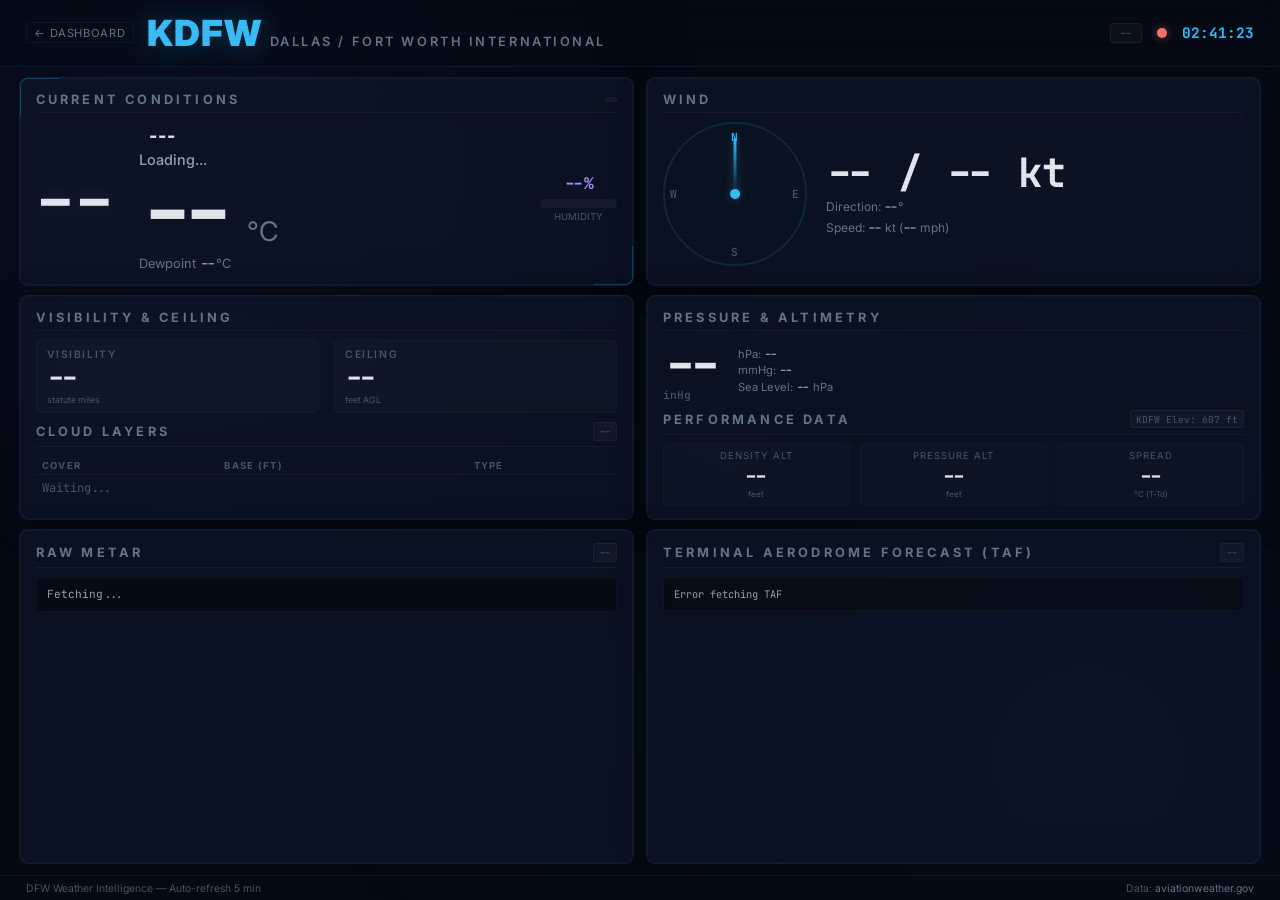
<file: dfw.html>
<!DOCTYPE html>
<html lang="en">
<head>
<meta charset="UTF-8">
<meta name="viewport" content="width=device-width, initial-scale=1.0">
<title>DFW Weather Intelligence</title>
<link rel="preconnect" href="https://fonts.googleapis.com">
<link rel="preconnect" href="https://fonts.gstatic.com" crossorigin>
<link href="https://fonts.googleapis.com/css2?family=Inter:wght@400;500;600;700;800;900&family=JetBrains+Mono:wght@400;500;700&display=swap" rel="stylesheet">
<style>
  :root {
    --bg-primary:    #060a14;
    --bg-card:       rgba(15, 23, 42, 0.65);
    --bg-card-alt:   rgba(22, 33, 55, 0.55);
    --bg-card-hover: rgba(30, 42, 66, 0.7);
    --bg-metric:     rgba(255, 255, 255, 0.02);
    --border-color:  rgba(56, 189, 248, 0.08);
    --border-glow:   rgba(56, 189, 248, 0.22);
    --text-primary:  #e2e8f0;
    --text-secondary:#94a3b8;
    --text-muted:    #64748b;
    --text-dim:      #475569;
    --accent:        #38bdf8;
    --accent-glow:   rgba(56, 189, 248, 0.35);
    --accent-green:  #34d399;
    --accent-amber:  #fbbf24;
    --accent-red:    #f87171;
    --accent-purple: #a78bfa;
    --glass-blur:    blur(20px);
  }

  *, *::before, *::after { margin: 0; padding: 0; box-sizing: border-box; }

  html, body {
    width: 100vw; height: 100vh; overflow: hidden;
    font-family: 'Inter', system-ui, -apple-system, sans-serif;
    background: var(--bg-primary);
    color: var(--text-primary);
  }

  /* ── Animated Background ── */
  .bg-mesh {
    position: fixed; inset: 0; z-index: 0;
    overflow: hidden; pointer-events: none;
  }
  .bg-mesh::before, .bg-mesh::after {
    content: ''; position: absolute;
    border-radius: 50%; filter: blur(140px); opacity: 0.3;
  }
  .bg-mesh::before {
    width: 60vw; height: 60vw;
    background: radial-gradient(circle, rgba(99, 102, 241, 0.4), transparent 70%);
    top: -25%; left: -15%;
    animation: drift1 28s ease-in-out infinite alternate;
  }
  .bg-mesh::after {
    width: 50vw; height: 50vw;
    background: radial-gradient(circle, rgba(14, 165, 233, 0.35), transparent 70%);
    bottom: -20%; right: -10%;
    animation: drift2 32s ease-in-out infinite alternate;
  }
  .bg-orb {
    position: absolute; border-radius: 50%; filter: blur(130px); pointer-events: none;
  }
  .bg-orb-1 {
    width: 40vw; height: 40vw; opacity: 0.15;
    background: radial-gradient(circle, rgba(52, 211, 153, 0.25), transparent 70%);
    top: 50%; left: 25%;
    animation: drift3 24s ease-in-out infinite alternate;
  }
  .bg-orb-2 {
    width: 35vw; height: 35vw; opacity: 0.12;
    background: radial-gradient(circle, rgba(251, 191, 36, 0.15), transparent 70%);
    top: 5%; right: 15%;
    animation: drift4 30s ease-in-out infinite alternate;
  }
  @keyframes drift1 { to { transform: translate(5vw, 7vh) scale(1.15); } }
  @keyframes drift2 { to { transform: translate(-6vw, -5vh) scale(1.1); } }
  @keyframes drift3 { to { transform: translate(7vw, -6vh) scale(0.9); } }
  @keyframes drift4 { to { transform: translate(-4vw, 5vh) scale(1.1); } }

  /* ── Scanlines ── */
  .scanlines {
    position: fixed; inset: 0; z-index: 2; pointer-events: none;
    background: repeating-linear-gradient(0deg, transparent, transparent 2px, rgba(0,0,0,0.025) 2px, rgba(0,0,0,0.025) 4px);
  }

  /* ── Layout ── */
  .page {
    position: relative; z-index: 1;
    width: 100vw; height: 100vh;
    display: grid;
    grid-template-rows: auto 1fr auto;
    overflow: hidden;
  }

  /* ── Top Bar ── */
  .top-bar {
    display: flex; align-items: center; justify-content: space-between;
    padding: 1.2vh 2vw;
    border-bottom: 1px solid var(--border-color);
    background: rgba(6, 10, 20, 0.6);
    backdrop-filter: blur(16px);
  }
  .top-bar-left {
    display: flex; align-items: center; gap: 1vw;
  }
  .back-link {
    font-size: clamp(0.7rem, 1.2vmin, 1.1rem);
    color: var(--text-muted); text-decoration: none;
    padding: 0.3vh 0.6vw;
    border: 1px solid var(--border-color);
    border-radius: 0.4vmin;
    transition: all 0.3s ease;
    letter-spacing: 0.05vw;
  }
  .back-link:hover {
    color: var(--accent); border-color: var(--border-glow);
    box-shadow: 0 0 12px rgba(56,189,248,0.1);
  }
  .page-title-group { display: flex; align-items: baseline; gap: 0.6vw; }
  .page-icao {
    font-size: clamp(2rem, 4vmin, 4rem);
    font-weight: 900; color: var(--accent);
    text-shadow: 0 0 30px var(--accent-glow);
    letter-spacing: 0.08vw;
  }
  .page-airport-name {
    font-size: clamp(0.8rem, 1.4vmin, 1.3rem);
    color: var(--text-muted); text-transform: uppercase;
    letter-spacing: 0.2vw; font-weight: 600;
  }
  .top-bar-right {
    display: flex; align-items: center; gap: 1.2vw;
  }
  .obs-badge {
    font-family: 'JetBrains Mono', monospace;
    font-size: clamp(0.7rem, 1.2vmin, 1.1rem);
    color: var(--text-dim); padding: 0.25vh 0.6vw;
    background: rgba(255,255,255,0.03);
    border: 1px solid rgba(255,255,255,0.05);
    border-radius: 0.4vmin;
  }
  .status-dot {
    width: clamp(0.6rem, 1.1vmin, 1rem);
    height: clamp(0.6rem, 1.1vmin, 1rem);
    border-radius: 50%; background: var(--accent-green);
    box-shadow: 0 0 8px rgba(52,211,153,0.5);
    animation: statusPulse 2s ease-in-out infinite;
  }
  .status-dot.error { background: var(--accent-red); box-shadow: 0 0 8px rgba(248,113,113,0.5); }
  @keyframes statusPulse {
    0%, 100% { opacity: 1; } 50% { opacity: 0.5; }
  }
  .live-clock {
    font-family: 'JetBrains Mono', monospace;
    font-size: clamp(0.9rem, 1.6vmin, 1.5rem);
    color: var(--accent); font-weight: 700;
    font-variant-numeric: tabular-nums;
    text-shadow: 0 0 10px rgba(56,189,248,0.2);
  }

  /* ── Main Content ── */
  .content {
    display: grid;
    grid-template-columns: 1fr 1fr;
    grid-template-rows: auto auto 1fr;
    gap: 1vh 1vw;
    padding: 1.2vh 1.5vw;
    overflow-y: auto;
    scrollbar-width: thin;
    scrollbar-color: rgba(56,189,248,0.15) transparent;
  }

  /* ── Glass Card ── */
  .card {
    background: var(--bg-card);
    backdrop-filter: var(--glass-blur);
    -webkit-backdrop-filter: var(--glass-blur);
    border: 1px solid var(--border-color);
    border-radius: 1vmin;
    padding: 1.5vh 1.2vw;
    position: relative; overflow: hidden;
    box-shadow: 0 4px 30px rgba(0,0,0,0.25), inset 0 0 0 1px rgba(56,189,248,0.04);
    animation: cardIn 0.7s ease-out both;
  }
  .card:nth-child(2) { animation-delay: 0.08s; }
  .card:nth-child(3) { animation-delay: 0.16s; }
  .card:nth-child(4) { animation-delay: 0.24s; }
  .card:nth-child(5) { animation-delay: 0.32s; }
  .card.full-width { grid-column: 1 / -1; }

  @keyframes cardIn {
    from { opacity: 0; transform: translateY(16px) scale(0.98); }
    to   { opacity: 1; transform: translateY(0) scale(1); }
  }

  .card-header {
    display: flex; align-items: center; justify-content: space-between;
    margin-bottom: 1vh;
    padding-bottom: 0.6vh;
    border-bottom: 1px solid rgba(255,255,255,0.04);
  }
  .card-title {
    font-size: clamp(0.8rem, 1.3vmin, 1.2rem);
    text-transform: uppercase; letter-spacing: 0.25vw;
    color: var(--text-muted); font-weight: 700;
  }
  .card-badge {
    font-family: 'JetBrains Mono', monospace;
    font-size: clamp(0.6rem, 1vmin, 0.95rem);
    color: var(--text-dim); padding: 0.2vh 0.4vw;
    background: rgba(255,255,255,0.03);
    border-radius: 0.3vmin;
    border: 1px solid rgba(255,255,255,0.04);
  }

  /* ── Corner Accents ── */
  .card.accent-corners::before {
    content: ''; position: absolute; top: -1px; left: -1px;
    width: 40px; height: 40px;
    border-top: 2px solid var(--accent); border-left: 2px solid var(--accent);
    border-radius: 1vmin 0 0 0; opacity: 0.25;
  }
  .card.accent-corners::after {
    content: ''; position: absolute; bottom: -1px; right: -1px;
    width: 40px; height: 40px;
    border-bottom: 2px solid var(--accent); border-right: 2px solid var(--accent);
    border-radius: 0 0 1vmin 0; opacity: 0.25;
  }

  /* ── Hero Card ── */
  .hero-row {
    display: grid;
    grid-template-columns: auto 1fr auto;
    gap: 0 2vw; align-items: center;
  }
  .hero-icon {
    font-size: clamp(4rem, 10vmin, 10rem);
    line-height: 1;
    filter: drop-shadow(0 0 12px rgba(255,255,255,0.12));
  }
  .hero-center { display: flex; flex-direction: column; gap: 0.3vh; }
  .hero-cat-badge {
    display: inline-flex; align-self: flex-start;
    font-size: clamp(1rem, 2vmin, 1.9rem);
    font-weight: 800; padding: 0.3vh 0.8vw;
    border-radius: 0.5vmin; letter-spacing: 0.08vw;
  }
  .hero-wx-string {
    font-size: clamp(0.9rem, 1.5vmin, 1.4rem);
    color: var(--text-secondary); font-weight: 500;
  }
  .hero-wx-string.none { color: var(--text-dim); font-style: italic; }
  .hero-temp-group {
    display: flex; align-items: baseline; gap: 0.8vw;
  }
  .hero-temp {
    font-family: 'JetBrains Mono', monospace;
    font-size: clamp(4rem, 9vmin, 9rem);
    font-weight: 700; line-height: 1;
    color: var(--text-primary);
  }
  .hero-temp-unit {
    font-size: clamp(1.5rem, 3vmin, 3rem);
    color: var(--text-muted); font-weight: 400;
  }
  .hero-dewpt-line {
    font-size: clamp(0.8rem, 1.4vmin, 1.3rem);
    color: var(--text-muted);
  }
  .hero-dewpt-line span {
    font-family: 'JetBrains Mono', monospace;
    color: var(--accent-purple); font-weight: 600;
  }

  /* ── Flight Category Colors ── */
  .cat-vfr  { background: rgba(52,211,153,0.15); color: #34d399; border: 1px solid rgba(52,211,153,0.25); }
  .cat-mvfr { background: rgba(96,165,250,0.15); color: #60a5fa; border: 1px solid rgba(96,165,250,0.25); }
  .cat-ifr  { background: rgba(248,113,113,0.15); color: #f87171; border: 1px solid rgba(248,113,113,0.25); }
  .cat-lifr { background: rgba(232,121,249,0.15); color: #e879f9; border: 1px solid rgba(232,121,249,0.25); }

  /* ── Metric Rows ── */
  .metric-grid {
    display: grid;
    grid-template-columns: 1fr 1fr;
    gap: 0.8vh 1.2vw;
  }
  .metric-grid.three-col { grid-template-columns: 1fr 1fr 1fr; }

  .metric-item {
    display: flex; flex-direction: column;
    padding: 0.8vh 0.8vw;
    background: var(--bg-metric);
    border: 1px solid rgba(255,255,255,0.025);
    border-radius: 0.5vmin;
    transition: border-color 0.3s ease;
  }
  .metric-item:hover {
    border-color: rgba(56,189,248,0.08);
  }
  .metric-label {
    font-size: clamp(0.65rem, 1.1vmin, 1rem);
    text-transform: uppercase; letter-spacing: 0.12vw;
    color: var(--text-dim); margin-bottom: 0.2vh;
    font-weight: 600;
  }
  .metric-value {
    font-family: 'JetBrains Mono', monospace;
    font-size: clamp(1.4rem, 3vmin, 3rem);
    font-weight: 700; color: var(--text-primary); line-height: 1.1;
  }
  .metric-sub {
    font-size: clamp(0.55rem, 0.9vmin, 0.85rem);
    color: var(--text-dim); margin-top: 0.15vh;
  }

  /* ── Wind Compass ── */
  .wind-display {
    display: flex; align-items: center; gap: 1.5vw;
  }
  .compass-wrap {
    position: relative;
    width: clamp(8rem, 16vmin, 16rem);
    height: clamp(8rem, 16vmin, 16rem);
    flex-shrink: 0;
  }
  .compass-ring {
    width: 100%; height: 100%;
    border-radius: 50%;
    border: 2px solid rgba(56,189,248,0.12);
    position: relative;
  }
  .compass-mark {
    position: absolute; font-family: 'JetBrains Mono', monospace;
    font-size: clamp(0.7rem, 1.2vmin, 1.1rem);
    color: var(--text-dim); font-weight: 600;
  }
  .compass-mark.n { top: 4%; left: 50%; transform: translateX(-50%); color: var(--accent); }
  .compass-mark.e { top: 50%; right: 4%; transform: translateY(-50%); }
  .compass-mark.s { bottom: 4%; left: 50%; transform: translateX(-50%); }
  .compass-mark.w { top: 50%; left: 4%; transform: translateY(-50%); }
  .compass-needle {
    position: absolute; top: 50%; left: 50%;
    width: 3px; height: 40%;
    background: linear-gradient(to top, transparent, var(--accent));
    transform-origin: bottom center;
    transform: translateX(-50%) translateY(-100%) rotate(0deg);
    border-radius: 2px;
    transition: transform 1s ease;
    box-shadow: 0 0 8px var(--accent-glow);
  }
  .compass-center {
    position: absolute; top: 50%; left: 50%;
    transform: translate(-50%, -50%);
    width: clamp(0.6rem, 1.1vmin, 1rem);
    height: clamp(0.6rem, 1.1vmin, 1rem);
    background: var(--accent); border-radius: 50%;
    box-shadow: 0 0 10px var(--accent-glow);
  }
  .wind-details {
    display: flex; flex-direction: column; gap: 0.6vh;
    flex: 1;
  }
  .wind-primary {
    font-family: 'JetBrains Mono', monospace;
    font-size: clamp(2rem, 4.5vmin, 4.5rem);
    font-weight: 700; color: var(--text-primary); line-height: 1;
  }
  .wind-secondary {
    font-size: clamp(0.75rem, 1.3vmin, 1.2rem);
    color: var(--text-muted);
  }
  .wind-secondary span {
    font-family: 'JetBrains Mono', monospace;
    font-weight: 600; color: var(--text-secondary);
  }
  .gust-alert {
    display: inline-flex; align-items: center; gap: 0.3vw;
    font-family: 'JetBrains Mono', monospace;
    font-size: clamp(0.85rem, 1.5vmin, 1.4rem);
    font-weight: 700; color: var(--accent-amber);
    padding: 0.2vh 0.5vw;
    background: rgba(251,191,36,0.08);
    border: 1px solid rgba(251,191,36,0.2);
    border-radius: 0.4vmin;
    text-shadow: 0 0 8px rgba(251,191,36,0.2);
  }
  .gust-alert.hidden { display: none; }

  /* ── Cloud Layers Table ── */
  .cloud-table {
    width: 100%;
    border-collapse: collapse;
  }
  .cloud-table th {
    font-size: clamp(0.6rem, 1vmin, 0.95rem);
    text-transform: uppercase; letter-spacing: 0.1vw;
    color: var(--text-dim); font-weight: 700;
    text-align: left; padding: 0.4vh 0.5vw;
    border-bottom: 1px solid rgba(255,255,255,0.04);
  }
  .cloud-table td {
    font-family: 'JetBrains Mono', monospace;
    font-size: clamp(0.75rem, 1.3vmin, 1.2rem);
    color: var(--text-primary); padding: 0.5vh 0.5vw;
    border-bottom: 1px solid rgba(255,255,255,0.02);
  }
  .cloud-table tr:last-child td { border-bottom: none; }
  .cloud-cover-badge {
    display: inline-block;
    padding: 0.15vh 0.45vw; border-radius: 0.3vmin;
    font-weight: 700; font-size: clamp(0.7rem, 1.2vmin, 1.1rem);
  }
  .cover-clr  { background: rgba(52,211,153,0.1); color: #34d399; }
  .cover-few  { background: rgba(52,211,153,0.08); color: #6ee7b7; }
  .cover-sct  { background: rgba(96,165,250,0.1); color: #93c5fd; }
  .cover-bkn  { background: rgba(251,191,36,0.1); color: #fcd34d; }
  .cover-ovc  { background: rgba(248,113,113,0.1); color: #fca5a5; }

  /* ── Humidity Bar ── */
  .humidity-bar-wrap {
    display: flex; align-items: center; gap: 0.6vw; margin-top: 0.3vh;
  }
  .humidity-bar-track {
    flex: 1; height: clamp(0.5rem, 1vmin, 0.9rem);
    background: rgba(255,255,255,0.04);
    border-radius: 1rem; overflow: hidden;
  }
  .humidity-bar-fill {
    height: 100%; border-radius: 1rem;
    background: linear-gradient(90deg, var(--accent-green), var(--accent), var(--accent-purple));
    transition: width 1s ease;
  }
  .humidity-pct {
    font-family: 'JetBrains Mono', monospace;
    font-size: clamp(1rem, 1.8vmin, 1.7rem);
    font-weight: 700; color: var(--accent-purple);
    min-width: 3ch;
  }

  /* ── Raw METAR ── */
  .raw-metar-box {
    font-family: 'JetBrains Mono', monospace;
    font-size: clamp(0.7rem, 1.2vmin, 1.1rem);
    color: var(--text-secondary);
    background: rgba(0, 0, 0, 0.35);
    border: 1px solid rgba(255,255,255,0.04);
    border-radius: 0.5vmin;
    padding: 0.8vh 0.8vw;
    line-height: 1.6;
    word-break: break-all;
  }

  /* ── TAF Box ── */
  .taf-box {
    font-family: 'JetBrains Mono', monospace;
    font-size: clamp(0.65rem, 1.1vmin, 1rem);
    color: var(--text-secondary);
    background: rgba(0, 0, 0, 0.3);
    border: 1px solid rgba(255,255,255,0.04);
    border-radius: 0.5vmin;
    padding: 0.8vh 0.8vw;
    line-height: 1.7;
    white-space: pre-wrap;
    word-break: break-word;
    max-height: 20vh; overflow-y: auto;
    scrollbar-width: thin;
    scrollbar-color: rgba(56,189,248,0.12) transparent;
  }

  /* ── Pressure Gauge ── */
  .pressure-display {
    display: flex; align-items: center; gap: 1.2vw;
  }
  .pressure-big {
    font-family: 'JetBrains Mono', monospace;
    font-size: clamp(2.5rem, 5.5vmin, 5.5rem);
    font-weight: 700; color: var(--text-primary); line-height: 1;
  }
  .pressure-big .unit {
    font-size: clamp(0.7rem, 1.2vmin, 1.1rem);
    color: var(--text-dim); font-weight: 500;
    display: block;
  }
  .pressure-conversions {
    display: flex; flex-direction: column; gap: 0.3vh;
  }
  .press-conv {
    font-size: clamp(0.7rem, 1.2vmin, 1.1rem);
    color: var(--text-muted);
  }
  .press-conv span {
    font-family: 'JetBrains Mono', monospace;
    font-weight: 600; color: var(--text-secondary);
  }

  /* ── Density Altitude / Performance ── */
  .perf-grid {
    display: grid;
    grid-template-columns: 1fr 1fr 1fr;
    gap: 0.6vh 0.8vw;
  }
  .perf-item {
    text-align: center;
    padding: 0.6vh 0.4vw;
    background: rgba(255,255,255,0.015);
    border: 1px solid rgba(255,255,255,0.02);
    border-radius: 0.4vmin;
  }
  .perf-label {
    font-size: clamp(0.6rem, 1vmin, 0.95rem);
    text-transform: uppercase; letter-spacing: 0.08vw;
    color: var(--text-dim); margin-bottom: 0.2vh;
  }
  .perf-value {
    font-family: 'JetBrains Mono', monospace;
    font-size: clamp(1.1rem, 2.2vmin, 2.2rem);
    font-weight: 700; color: var(--text-primary);
  }
  .perf-sub {
    font-size: clamp(0.5rem, 0.85vmin, 0.8rem);
    color: var(--text-dim);
  }

  /* ── Bottom Bar ── */
  .bottom-bar {
    display: flex; align-items: center; justify-content: space-between;
    padding: 0.6vh 2vw;
    border-top: 1px solid var(--border-color);
    background: rgba(6,10,20,0.7);
    backdrop-filter: blur(12px);
    font-size: clamp(0.65rem, 1.1vmin, 1rem);
    color: var(--text-dim);
  }
  .bottom-bar a {
    color: var(--text-muted); text-decoration: none;
  }
  .bottom-bar a:hover { color: var(--accent); }

  /* ── Loading State ── */
  .loading-overlay {
    position: fixed; inset: 0; z-index: 100;
    background: var(--bg-primary);
    display: flex; flex-direction: column;
    align-items: center; justify-content: center;
    gap: 1.5vh;
    transition: opacity 0.6s ease;
  }
  .loading-overlay.hidden { opacity: 0; pointer-events: none; }
  .loading-spinner {
    width: clamp(2rem, 4vmin, 3.5rem);
    height: clamp(2rem, 4vmin, 3.5rem);
    border: 3px solid rgba(56,189,248,0.1);
    border-top-color: var(--accent);
    border-radius: 50%;
    animation: spin 1s linear infinite;
  }
  @keyframes spin { to { transform: rotate(360deg); } }
  .loading-text {
    font-size: clamp(0.9rem, 1.5vmin, 1.4rem);
    color: var(--text-muted); letter-spacing: 0.15vw;
    text-transform: uppercase;
  }
</style>
</head>
<body>
  <div class="bg-mesh">
    <div class="bg-orb bg-orb-1"></div>
    <div class="bg-orb bg-orb-2"></div>
  </div>
  <div class="scanlines"></div>

  <!-- Loading -->
  <div class="loading-overlay" id="loading">
    <div class="loading-spinner"></div>
    <div class="loading-text">Fetching KDFW METAR &amp; TAF...</div>
  </div>

  <div class="page">
    <!-- ── Top Bar ── -->
    <div class="top-bar">
      <div class="top-bar-left">
        <a href="index.html" class="back-link">&larr; DASHBOARD</a>
        <div class="page-title-group">
          <span class="page-icao">KDFW</span>
          <span class="page-airport-name">Dallas / Fort Worth International</span>
        </div>
      </div>
      <div class="top-bar-right">
        <span class="obs-badge" id="obs-time">--</span>
        <div class="status-dot" id="status-dot"></div>
        <span class="live-clock" id="clock">--:--:--</span>
      </div>
    </div>

    <!-- ── Main Content ── -->
    <div class="content">

      <!-- ROW 1: Hero Overview + Wind -->
      <div class="card accent-corners" id="card-hero">
        <div class="card-header">
          <span class="card-title">Current Conditions</span>
          <span class="card-badge" id="hero-age"></span>
        </div>
        <div class="hero-row">
          <div class="hero-icon" id="hero-icon">--</div>
          <div class="hero-center">
            <span class="hero-cat-badge" id="hero-cat">---</span>
            <span class="hero-wx-string" id="hero-wx">Loading...</span>
            <div class="hero-temp-group">
              <span class="hero-temp" id="hero-temp">--</span>
              <span class="hero-temp-unit">&deg;C</span>
            </div>
            <div class="hero-dewpt-line">Dewpoint <span id="hero-dewpt">--</span>&deg;C</div>
          </div>
          <div style="display:flex;flex-direction:column;align-items:center;gap:0.3vh;">
            <div class="humidity-pct" id="hero-rh">--%</div>
            <div class="humidity-bar-wrap" style="width: clamp(3rem,6vw,5rem);">
              <div class="humidity-bar-track">
                <div class="humidity-bar-fill" id="hero-rh-bar" style="width:0%"></div>
              </div>
            </div>
            <div style="font-size:clamp(0.6rem,1vmin,0.9rem);color:var(--text-dim);text-transform:uppercase;">Humidity</div>
          </div>
        </div>
      </div>

      <div class="card" id="card-wind">
        <div class="card-header">
          <span class="card-title">Wind</span>
          <span class="gust-alert hidden" id="gust-badge">GUSTS</span>
        </div>
        <div class="wind-display">
          <div class="compass-wrap">
            <div class="compass-ring">
              <span class="compass-mark n">N</span>
              <span class="compass-mark e">E</span>
              <span class="compass-mark s">S</span>
              <span class="compass-mark w">W</span>
              <div class="compass-needle" id="compass-needle"></div>
              <div class="compass-center"></div>
            </div>
          </div>
          <div class="wind-details">
            <div class="wind-primary" id="wind-primary">-- / -- kt</div>
            <div class="wind-secondary">Direction: <span id="wind-dir-deg">--</span>&deg;</div>
            <div class="wind-secondary">Speed: <span id="wind-spd">--</span> kt (<span id="wind-mph">--</span> mph)</div>
            <div class="wind-secondary" id="wind-gust-line" style="display:none;">Gusts: <span id="wind-gust">--</span> kt (<span id="wind-gust-mph">--</span> mph)</div>
            <div class="wind-secondary" id="wind-vrb-line" style="display:none;">Variable: <span id="wind-vrb">--</span></div>
          </div>
        </div>
      </div>

      <!-- ROW 2: Visibility & Ceiling + Pressure & Performance -->
      <div class="card" id="card-vis-ceil">
        <div class="card-header">
          <span class="card-title">Visibility &amp; Ceiling</span>
        </div>
        <div class="metric-grid">
          <div class="metric-item">
            <span class="metric-label">Visibility</span>
            <span class="metric-value" id="vis-val">--</span>
            <span class="metric-sub" id="vis-sub">statute miles</span>
          </div>
          <div class="metric-item">
            <span class="metric-label">Ceiling</span>
            <span class="metric-value" id="ceil-val">--</span>
            <span class="metric-sub" id="ceil-sub">feet AGL</span>
          </div>
        </div>
        <div class="card-header" style="margin-top:1vh;">
          <span class="card-title">Cloud Layers</span>
          <span class="card-badge" id="cloud-count">--</span>
        </div>
        <table class="cloud-table" id="cloud-table">
          <thead><tr><th>Cover</th><th>Base (ft)</th><th>Type</th></tr></thead>
          <tbody id="cloud-tbody">
            <tr><td colspan="3" style="color:var(--text-dim);">Waiting...</td></tr>
          </tbody>
        </table>
      </div>

      <div class="card" id="card-pressure">
        <div class="card-header">
          <span class="card-title">Pressure &amp; Altimetry</span>
        </div>
        <div class="pressure-display">
          <div class="pressure-big" id="press-inhg">--<span class="unit">inHg</span></div>
          <div class="pressure-conversions">
            <div class="press-conv">hPa: <span id="press-hpa">--</span></div>
            <div class="press-conv">mmHg: <span id="press-mmhg">--</span></div>
            <div class="press-conv">Sea Level: <span id="press-slp">--</span> hPa</div>
          </div>
        </div>
        <div class="card-header" style="margin-top:1vh;">
          <span class="card-title">Performance Data</span>
          <span class="card-badge">KDFW Elev: 607 ft</span>
        </div>
        <div class="perf-grid">
          <div class="perf-item">
            <div class="perf-label">Density Alt</div>
            <div class="perf-value" id="dens-alt">--</div>
            <div class="perf-sub">feet</div>
          </div>
          <div class="perf-item">
            <div class="perf-label">Pressure Alt</div>
            <div class="perf-value" id="press-alt">--</div>
            <div class="perf-sub">feet</div>
          </div>
          <div class="perf-item">
            <div class="perf-label">Spread</div>
            <div class="perf-value" id="spread-val">--</div>
            <div class="perf-sub">&deg;C (T-Td)</div>
          </div>
        </div>
      </div>

      <!-- ROW 3: Raw METAR + TAF -->
      <div class="card" id="card-metar">
        <div class="card-header">
          <span class="card-title">Raw METAR</span>
          <span class="card-badge" id="metar-age">--</span>
        </div>
        <div class="raw-metar-box" id="raw-metar">Fetching...</div>
      </div>

      <div class="card" id="card-taf">
        <div class="card-header">
          <span class="card-title">Terminal Aerodrome Forecast (TAF)</span>
          <span class="card-badge" id="taf-badge">--</span>
        </div>
        <div class="taf-box" id="raw-taf">Fetching...</div>
      </div>

    </div><!-- /content -->

    <!-- ── Bottom Bar ── -->
    <div class="bottom-bar">
      <span>DFW Weather Intelligence &mdash; Auto-refresh 5 min</span>
      <span>Data: <a href="https://aviationweather.gov" target="_blank" rel="noopener">aviationweather.gov</a></span>
    </div>
  </div><!-- /page -->

  <script>
    /* ═══════════════════════════════════════════════════════════════
       DFW WEATHER INTELLIGENCE — JS Engine
       ═══════════════════════════════════════════════════════════════ */

    const STATION       = 'KDFW';
    const FIELD_ELEV_FT = 607;
    const WX_BASE       = 'https://aviationweather.gov/api/data/metar';
    const TAF_BASE      = 'https://aviationweather.gov/api/data/taf';
    const WX_PROXIES    = ['', 'https://api.allorigins.win/raw?url='];
    const POLL_MS       = 5 * 60 * 1000;
    const FETCH_TIMEOUT = 30000;
    const MAX_ERRORS    = 10;
    const AUTO_RELOAD_MS = 12 * 60 * 60 * 1000;
    const pageLoadTime  = Date.now();
    let consecutiveErrors = 0;

    const $ = id => document.getElementById(id);

    // ── Helpers ──
    function pad2(n) { return String(n).padStart(2, '0'); }
    function pad3(n) { return String(n).padStart(3, '0'); }

    // ── Clock ──
    function tickClock() {
      const now = new Date();
      $('clock').textContent = pad2(now.getHours()) + ':' + pad2(now.getMinutes()) + ':' + pad2(now.getSeconds());
    }
    setInterval(tickClock, 1000);
    tickClock();

    // ── Weather Icon ──
    function getWxIcon(wx, clouds) {
      const w = (wx || '').toLowerCase();
      if (w.includes('ts') || w.includes('+ts'))  return '\u26C8\uFE0F';
      if (w.includes('sn'))    return '\u2744\uFE0F';
      if (w.includes('fz'))    return '\u{1F9CA}';
      if (w.includes('ra') || w.includes('dz'))  return '\u{1F327}\uFE0F';
      if (w.includes('fg'))    return '\u{1F32B}\uFE0F';
      if (w.includes('br') || w.includes('hz'))  return '\u{1F32B}\uFE0F';
      if (clouds) {
        for (const c of clouds) {
          if (c.cover === 'OVC' || c.cover === 'BKN') return '\u2601\uFE0F';
          if (c.cover === 'SCT') return '\u26C5';
          if (c.cover === 'FEW') return '\u{1F324}\uFE0F';
        }
      }
      return '\u2600\uFE0F';
    }

    // ── Ceiling ──
    function getCeiling(clouds) {
      if (!clouds || clouds.length === 0) return { text: 'CLR', ft: Infinity };
      let lowest = null;
      for (const c of clouds) {
        if (c.cover === 'BKN' || c.cover === 'OVC') {
          const base = c.base || 0;
          if (lowest === null || base < lowest) lowest = base;
        }
      }
      if (lowest !== null) return { text: lowest.toLocaleString(), ft: lowest };
      return { text: 'Unlimited', ft: Infinity };
    }

    // ── Relative Humidity ──
    function calcRH(t, td) {
      if (t === null || td === null) return null;
      const rh = 100 * Math.exp((17.625 * td) / (243.04 + td)) / Math.exp((17.625 * t) / (243.04 + t));
      return Math.round(Math.min(100, Math.max(0, rh)));
    }

    // ── Density Altitude ──
    function calcDensityAlt(tempC, altimInHg) {
      if (!tempC && tempC !== 0) return null;
      if (!altimInHg) return null;
      const pressAlt = FIELD_ELEV_FT + ((29.92 - altimInHg) * 1000);
      const isaTemp = 15 - (pressAlt * 0.00198);
      const da = pressAlt + (120 * (tempC - isaTemp));
      return { da: Math.round(da), pa: Math.round(pressAlt) };
    }

    // ── Cloud Cover CSS Class ──
    function coverClass(cover) {
      switch (cover) {
        case 'CLR': case 'SKC': case 'NCD': case 'NSC': return 'cover-clr';
        case 'FEW': return 'cover-few';
        case 'SCT': return 'cover-sct';
        case 'BKN': return 'cover-bkn';
        case 'OVC': return 'cover-ovc';
        default: return '';
      }
    }

    // ── Describe cloud cover ──
    function coverDesc(cover) {
      switch (cover) {
        case 'CLR': case 'SKC': return 'Clear';
        case 'NCD': return 'No Cloud Detected';
        case 'NSC': return 'No Sig Cloud';
        case 'FEW': return 'Few (1-2 oktas)';
        case 'SCT': return 'Scattered (3-4 oktas)';
        case 'BKN': return 'Broken (5-7 oktas)';
        case 'OVC': return 'Overcast (8 oktas)';
        default: return cover || '--';
      }
    }

    // ── Human-readable weather string ──
    function describeWx(wxString) {
      if (!wxString) return null;
      const map = {
        '+TSRA': 'Heavy Thunderstorms w/ Rain',
        'TSRA': 'Thunderstorms w/ Rain',
        '-TSRA': 'Light Thunderstorms w/ Rain',
        '+TS': 'Heavy Thunderstorms',
        'TS': 'Thunderstorms',
        '-TS': 'Light Thunderstorms',
        '+RA': 'Heavy Rain',
        'RA': 'Rain',
        '-RA': 'Light Rain',
        '+SN': 'Heavy Snow',
        'SN': 'Snow',
        '-SN': 'Light Snow',
        'DZ': 'Drizzle',
        '-DZ': 'Light Drizzle',
        '+DZ': 'Heavy Drizzle',
        'FZRA': 'Freezing Rain',
        'FZDZ': 'Freezing Drizzle',
        'FG': 'Fog',
        'BR': 'Mist',
        'HZ': 'Haze',
        'FU': 'Smoke',
        'DU': 'Dust',
        'SA': 'Sand',
        'BLSN': 'Blowing Snow',
        'BLDU': 'Blowing Dust',
        'SQ': 'Squall',
        'FC': 'Funnel Cloud',
        '+FC': 'Tornado/Waterspout',
        'GR': 'Hail',
        'GS': 'Small Hail',
        'PL': 'Ice Pellets',
        'SH': 'Showers',
        '-SH': 'Light Showers',
        'SHRA': 'Rain Showers',
        '-SHRA': 'Light Rain Showers',
        '+SHRA': 'Heavy Rain Showers',
        'VCSH': 'Showers in Vicinity',
        'VCTS': 'Thunderstorms in Vicinity',
      };
      const parts = wxString.trim().split(/\s+/);
      const descs = parts.map(p => map[p] || p);
      return descs.join(', ');
    }

    // ── Format obs time ──
    function fmtObs(t) {
      if (!t) return '--';
      try {
        const d = new Date(t);
        return pad2(d.getUTCDate()) + '/' + pad2(d.getUTCHours()) + pad2(d.getUTCMinutes()) + 'Z';
      } catch(e) { return '--'; }
    }

    // ── Apply METAR ──
    function applyMetar(ob) {
      // Temps
      const temp  = ob.temp !== undefined && ob.temp !== null ? Math.round(ob.temp) : null;
      const dewpt = ob.dewp !== undefined && ob.dewp !== null ? Math.round(ob.dewp) : null;
      $('hero-temp').textContent  = temp !== null ? temp : '--';
      $('hero-dewpt').textContent = dewpt !== null ? dewpt : '--';

      // Humidity
      const rh = calcRH(ob.temp, ob.dewp);
      $('hero-rh').textContent = rh !== null ? rh + '%' : '--%';
      $('hero-rh-bar').style.width = rh !== null ? rh + '%' : '0%';

      // Flight category
      const cat = (ob.fltcat || '---').toUpperCase();
      const catEl = $('hero-cat');
      catEl.textContent = cat;
      catEl.className = 'hero-cat-badge cat-' + cat.toLowerCase();

      // Icon
      $('hero-icon').textContent = getWxIcon(ob.wxString, ob.clouds);

      // Weather string
      const wxEl = $('hero-wx');
      if (ob.wxString) {
        wxEl.textContent = describeWx(ob.wxString);
        wxEl.classList.remove('none');
      } else {
        wxEl.textContent = 'No significant weather';
        wxEl.classList.add('none');
      }

      // Obs time
      const obsStr = fmtObs(ob.obsTime || ob.reportTime);
      $('obs-time').textContent = 'OBS ' + obsStr;
      $('hero-age').textContent = obsStr;

      // Wind
      const wdir = ob.wdir;
      const wspd = ob.wspd !== undefined && ob.wspd !== null ? Math.round(ob.wspd) : null;
      const wgst = ob.wgst ? Math.round(ob.wgst) : null;

      let dirStr = '--';
      let isVrb = false;
      if (wdir !== undefined && wdir !== null) {
        if (wdir === 0 && wspd === 0) { dirStr = 'CALM'; }
        else if (wdir === 0 || ob.rawOb && ob.rawOb.includes('VRB')) { dirStr = 'VRB'; isVrb = true; }
        else { dirStr = pad3(wdir) + '\u00B0'; }
      }

      $('wind-primary').textContent = dirStr + ' / ' + (wspd !== null ? wspd : '--') + ' kt';
      $('wind-dir-deg').textContent = wdir !== undefined ? wdir : '--';
      $('wind-spd').textContent = wspd !== null ? wspd : '--';
      $('wind-mph').textContent = wspd !== null ? Math.round(wspd * 1.151) : '--';

      // Compass needle
      if (wdir && wdir > 0 && !isVrb) {
        $('compass-needle').style.transform = 'translateX(-50%) translateY(-100%) rotate(' + wdir + 'deg)';
      }

      // Gusts
      if (wgst) {
        $('gust-badge').textContent = 'GUSTS ' + wgst + ' kt';
        $('gust-badge').classList.remove('hidden');
        $('wind-gust-line').style.display = '';
        $('wind-gust').textContent = wgst;
        $('wind-gust-mph').textContent = Math.round(wgst * 1.151);
      } else {
        $('gust-badge').classList.add('hidden');
        $('wind-gust-line').style.display = 'none';
      }

      // Variable wind direction
      if (isVrb) {
        $('wind-vrb-line').style.display = '';
        $('wind-vrb').textContent = 'Yes';
      } else {
        $('wind-vrb-line').style.display = 'none';
      }

      // Visibility
      const vis = ob.visib !== undefined && ob.visib !== null ? ob.visib : null;
      $('vis-val').textContent = vis !== null ? vis : '--';
      if (vis !== null) {
        const km = (vis * 1.60934).toFixed(1);
        $('vis-sub').textContent = vis + ' SM (' + km + ' km)';
      }

      // Ceiling
      const ceil = getCeiling(ob.clouds);
      $('ceil-val').textContent = ceil.text;
      if (ceil.ft !== Infinity) {
        $('ceil-sub').textContent = ceil.ft.toLocaleString() + ' ft AGL';
      } else {
        $('ceil-sub').textContent = 'No ceiling';
      }

      // Cloud layers
      const tbody = $('cloud-tbody');
      tbody.innerHTML = '';
      if (ob.clouds && ob.clouds.length > 0) {
        $('cloud-count').textContent = ob.clouds.length + ' layer' + (ob.clouds.length > 1 ? 's' : '');
        ob.clouds.forEach(c => {
          const tr = document.createElement('tr');
          const cover = c.cover || 'CLR';
          const base = c.base !== undefined && c.base !== null ? c.base.toLocaleString() + ' ft' : '--';
          const type = c.type || '--';
          tr.innerHTML =
            '<td><span class="cloud-cover-badge ' + coverClass(cover) + '">' + cover + '</span> ' + coverDesc(cover) + '</td>' +
            '<td>' + base + '</td>' +
            '<td>' + (type !== '--' ? type : '') + '</td>';
          tbody.appendChild(tr);
        });
      } else {
        $('cloud-count').textContent = 'Clear';
        tbody.innerHTML = '<tr><td colspan="3"><span class="cloud-cover-badge cover-clr">CLR</span> Clear skies</td></tr>';
      }

      // Pressure / Altimeter
      const altimMb = ob.altim;
      const altimInHg = altimMb ? (altimMb * 0.02953).toFixed(2) : null;
      $('press-inhg').innerHTML = (altimInHg || '--') + '<span class="unit">inHg</span>';
      $('press-hpa').textContent  = altimMb ? altimMb.toFixed(1) : '--';
      $('press-mmhg').textContent = altimMb ? (altimMb * 0.75006).toFixed(1) : '--';
      $('press-slp').textContent  = ob.slp ? ob.slp.toFixed(1) : (altimMb ? altimMb.toFixed(1) : '--');

      // Performance data
      if (temp !== null && altimInHg) {
        const perf = calcDensityAlt(ob.temp, parseFloat(altimInHg));
        if (perf) {
          $('dens-alt').textContent  = perf.da.toLocaleString();
          $('press-alt').textContent = perf.pa.toLocaleString();
        }
      }
      const spread = (temp !== null && dewpt !== null) ? (temp - dewpt) : null;
      $('spread-val').textContent = spread !== null ? spread : '--';

      // Raw METAR
      $('raw-metar').textContent = ob.rawOb || '--';
      $('metar-age').textContent = obsStr;
    }

    // ── Apply TAF ──
    function applyTaf(data) {
      if (!data || data.length === 0) {
        $('raw-taf').textContent = 'No TAF available';
        $('taf-badge').textContent = 'N/A';
        return;
      }
      const taf = data[0];
      $('raw-taf').textContent = taf.rawTAF || taf.rawOb || JSON.stringify(taf, null, 2);
      const issued = taf.issueTime || taf.reportTime;
      $('taf-badge').textContent = issued ? 'Issued ' + fmtObs(issued) : '--';
    }

    // ── Fetch with proxy fallback ──
    async function fetchWithFallback(directUrl) {
      for (const proxy of WX_PROXIES) {
        const url = proxy ? proxy + encodeURIComponent(directUrl) : directUrl;
        try {
          const ctrl = new AbortController();
          const tmr = setTimeout(() => ctrl.abort(), FETCH_TIMEOUT);
          const res = await fetch(url, { signal: ctrl.signal });
          clearTimeout(tmr);
          if (!res.ok) throw new Error('HTTP ' + res.status);
          return await res.json();
        } catch (e) {
          console.warn('Fetch failed (' + (proxy || 'direct') + '):', e.message);
        }
      }
      throw new Error('All sources failed');
    }

    // ── Fetch METAR ──
    async function fetchMetar() {
      try {
        const data = await fetchWithFallback(WX_BASE + '?ids=' + STATION + '&format=json&hours=1');
        if (Array.isArray(data) && data.length > 0) {
          applyMetar(data[0]);
          $('status-dot').classList.remove('error');
          consecutiveErrors = 0;
        }
      } catch (e) {
        console.error('METAR fetch error:', e);
        $('status-dot').classList.add('error');
        consecutiveErrors++;
        if (consecutiveErrors >= MAX_ERRORS) location.reload();
      }
    }

    // ── Fetch TAF ──
    async function fetchTaf() {
      try {
        const data = await fetchWithFallback(TAF_BASE + '?ids=' + STATION + '&format=json');
        applyTaf(data);
      } catch (e) {
        console.error('TAF fetch error:', e);
        $('raw-taf').textContent = 'Error fetching TAF';
      }
    }

    // ── Init ──
    async function init() {
      await Promise.all([fetchMetar(), fetchTaf()]);
      setTimeout(() => $('loading').classList.add('hidden'), 400);
    }

    init();
    setInterval(fetchMetar, POLL_MS);
    setInterval(fetchTaf, POLL_MS);

    // ── Unattended stability ──
    setInterval(function() {
      if (Date.now() - pageLoadTime >= AUTO_RELOAD_MS) location.reload();
    }, 60000);
    document.addEventListener('visibilitychange', function() {
      if (!document.hidden) { fetchMetar(); fetchTaf(); }
    });
    window.addEventListener('error', function(e) {
      console.error('Uncaught:', e.message);
      window.__errCount = (window.__errCount || 0) + 1;
      if (window.__errCount >= 3) setTimeout(function() { location.reload(); }, 5000);
    });
    window.addEventListener('unhandledrejection', function(e) {
      console.error('Unhandled rejection:', e.reason);
      e.preventDefault();
    });
  </script>
</body>
</html>
</file>
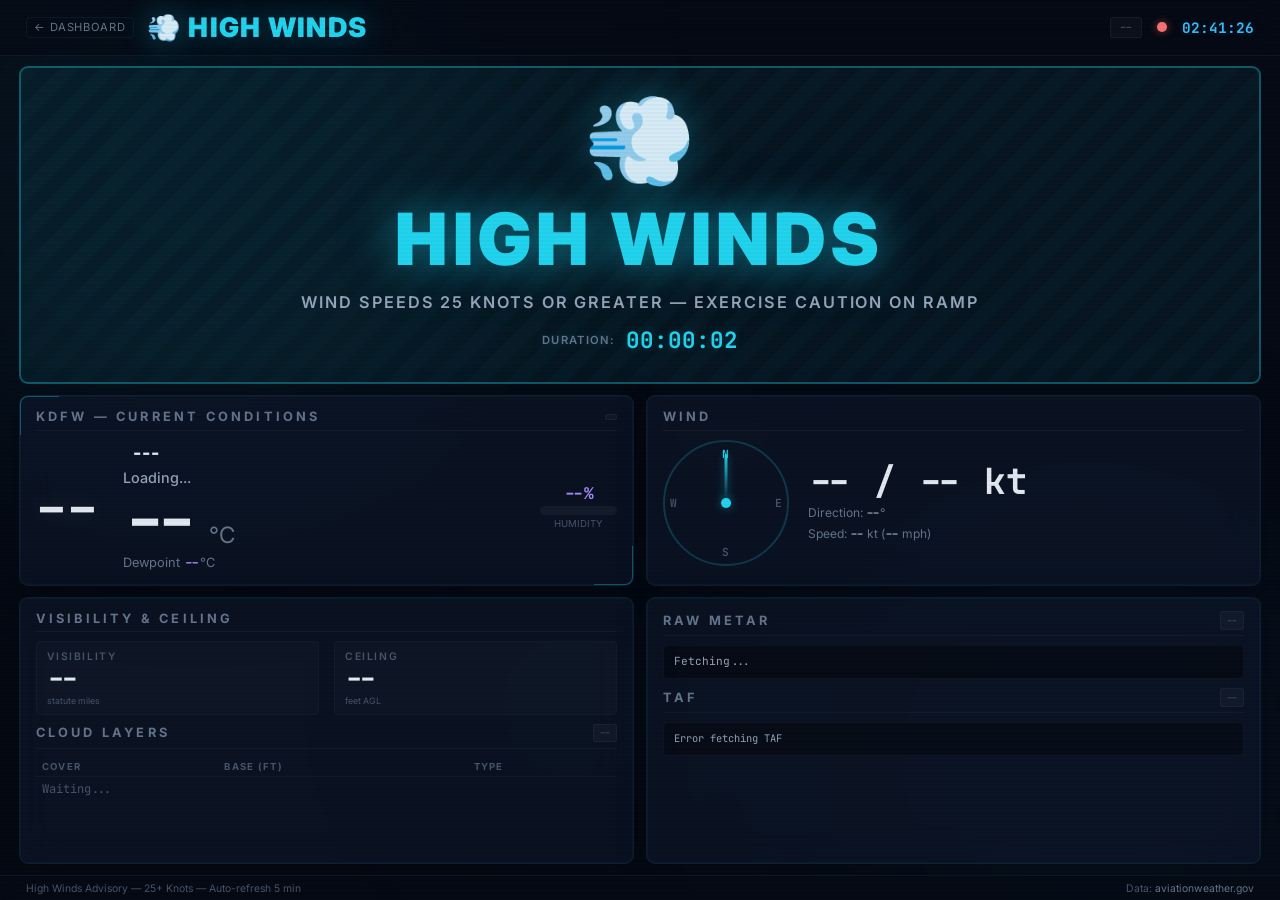
<file: High Winds.html>
<!DOCTYPE html>
<html lang="en">
<head>
<meta charset="UTF-8">
<meta name="viewport" content="width=device-width, initial-scale=1.0">
<title>HIGH WINDS — 25+ Knots</title>
<link rel="preconnect" href="https://fonts.googleapis.com">
<link rel="preconnect" href="https://fonts.gstatic.com" crossorigin>
<link href="https://fonts.googleapis.com/css2?family=Inter:wght@400;500;600;700;800;900&family=JetBrains+Mono:wght@400;500;700&display=swap" rel="stylesheet">
<style>
  :root {
    --bg-primary:    #060a14;
    --bg-card:       rgba(15, 23, 42, 0.65);
    --bg-card-alt:   rgba(22, 33, 55, 0.55);
    --bg-card-hover: rgba(30, 42, 66, 0.7);
    --bg-metric:     rgba(255, 255, 255, 0.02);
    --border-color:  rgba(56, 189, 248, 0.08);
    --border-glow:   rgba(56, 189, 248, 0.22);
    --text-primary:  #e2e8f0;
    --text-secondary:#94a3b8;
    --text-muted:    #64748b;
    --text-dim:      #475569;
    --accent:        #38bdf8;
    --accent-glow:   rgba(56, 189, 248, 0.35);
    --accent-green:  #34d399;
    --accent-amber:  #fbbf24;
    --accent-red:    #f87171;
    --accent-purple: #a78bfa;
    --accent-cyan:   #22d3ee;
    --glass-blur:    blur(20px);
  }

  *, *::before, *::after { margin: 0; padding: 0; box-sizing: border-box; }

  html, body {
    width: 100vw; height: 100vh; overflow: hidden;
    font-family: 'Inter', system-ui, -apple-system, sans-serif;
    background: var(--bg-primary);
    color: var(--text-primary);
  }

  /* ── Animated Background ── */
  .bg-mesh {
    position: fixed; inset: 0; z-index: 0;
    overflow: hidden; pointer-events: none;
  }
  .bg-mesh::before, .bg-mesh::after {
    content: ''; position: absolute;
    border-radius: 50%; filter: blur(140px); opacity: 0.3;
  }
  .bg-mesh::before {
    width: 60vw; height: 60vw;
    background: radial-gradient(circle, rgba(34, 211, 238, 0.4), transparent 70%);
    top: -25%; left: -15%;
    animation: drift1 20s ease-in-out infinite alternate;
  }
  .bg-mesh::after {
    width: 50vw; height: 50vw;
    background: radial-gradient(circle, rgba(56, 189, 248, 0.35), transparent 70%);
    bottom: -20%; right: -10%;
    animation: drift2 24s ease-in-out infinite alternate;
  }
  .bg-orb {
    position: absolute; border-radius: 50%; filter: blur(130px); pointer-events: none;
  }
  .bg-orb-1 {
    width: 40vw; height: 40vw; opacity: 0.15;
    background: radial-gradient(circle, rgba(34, 211, 238, 0.25), transparent 70%);
    top: 50%; left: 25%;
    animation: drift3 18s ease-in-out infinite alternate;
  }
  .bg-orb-2 {
    width: 35vw; height: 35vw; opacity: 0.12;
    background: radial-gradient(circle, rgba(99, 102, 241, 0.15), transparent 70%);
    top: 5%; right: 15%;
    animation: drift4 22s ease-in-out infinite alternate;
  }
  @keyframes drift1 { to { transform: translate(8vw, 5vh) scale(1.15); } }
  @keyframes drift2 { to { transform: translate(-8vw, -4vh) scale(1.1); } }
  @keyframes drift3 { to { transform: translate(6vw, -8vh) scale(0.9); } }
  @keyframes drift4 { to { transform: translate(-5vw, 6vh) scale(1.1); } }

  /* ── Scanlines ── */
  .scanlines {
    position: fixed; inset: 0; z-index: 2; pointer-events: none;
    background: repeating-linear-gradient(0deg, transparent, transparent 2px, rgba(0,0,0,0.025) 2px, rgba(0,0,0,0.025) 4px);
  }

  /* ── Layout ── */
  .page {
    position: relative; z-index: 1;
    width: 100vw; height: 100vh;
    display: grid;
    grid-template-rows: auto 1fr auto;
    overflow: hidden;
  }

  /* ── Top Bar ── */
  .top-bar {
    display: flex; align-items: center; justify-content: space-between;
    padding: 1.2vh 2vw;
    border-bottom: 1px solid var(--border-color);
    background: rgba(6, 10, 20, 0.6);
    backdrop-filter: blur(16px);
  }
  .top-bar-left {
    display: flex; align-items: center; gap: 1vw;
  }
  .back-link {
    font-size: clamp(0.7rem, 1.2vmin, 1.1rem);
    color: var(--text-muted); text-decoration: none;
    padding: 0.3vh 0.6vw;
    border: 1px solid var(--border-color);
    border-radius: 0.4vmin;
    transition: all 0.3s ease;
    letter-spacing: 0.05vw;
  }
  .back-link:hover {
    color: var(--accent); border-color: var(--border-glow);
    box-shadow: 0 0 12px rgba(56,189,248,0.1);
  }
  .page-title {
    font-size: clamp(1.5rem, 3vmin, 3rem);
    font-weight: 900; color: var(--accent-cyan);
    text-shadow: 0 0 30px rgba(34,211,238,0.4);
    letter-spacing: 0.1vw;
  }
  .top-bar-right {
    display: flex; align-items: center; gap: 1.2vw;
  }
  .obs-badge {
    font-family: 'JetBrains Mono', monospace;
    font-size: clamp(0.7rem, 1.2vmin, 1.1rem);
    color: var(--text-dim); padding: 0.25vh 0.6vw;
    background: rgba(255,255,255,0.03);
    border: 1px solid rgba(255,255,255,0.05);
    border-radius: 0.4vmin;
  }
  .status-dot {
    width: clamp(0.6rem, 1.1vmin, 1rem);
    height: clamp(0.6rem, 1.1vmin, 1rem);
    border-radius: 50%; background: var(--accent-green);
    box-shadow: 0 0 8px rgba(52,211,153,0.5);
    animation: statusPulse 2s ease-in-out infinite;
  }
  .status-dot.error { background: var(--accent-red); box-shadow: 0 0 8px rgba(248,113,113,0.5); }
  @keyframes statusPulse {
    0%, 100% { opacity: 1; } 50% { opacity: 0.5; }
  }
  .live-clock {
    font-family: 'JetBrains Mono', monospace;
    font-size: clamp(0.9rem, 1.6vmin, 1.5rem);
    color: var(--accent); font-weight: 700;
    font-variant-numeric: tabular-nums;
    text-shadow: 0 0 10px rgba(56,189,248,0.2);
  }

  /* ── Main Content ── */
  .content {
    display: grid;
    grid-template-columns: 1fr 1fr;
    grid-template-rows: auto auto 1fr;
    gap: 1.2vh 1vw;
    padding: 1.2vh 1.5vw;
    overflow-y: auto;
    scrollbar-width: thin;
    scrollbar-color: rgba(56,189,248,0.15) transparent;
  }

  /* ── Glass Card ── */
  .card {
    background: var(--bg-card);
    backdrop-filter: var(--glass-blur);
    -webkit-backdrop-filter: var(--glass-blur);
    border: 1px solid var(--border-color);
    border-radius: 1vmin;
    padding: 1.5vh 1.2vw;
    position: relative; overflow: hidden;
    box-shadow: 0 4px 30px rgba(0,0,0,0.25), inset 0 0 0 1px rgba(56,189,248,0.04);
    animation: cardIn 0.7s ease-out both;
  }
  .card:nth-child(2) { animation-delay: 0.08s; }
  .card:nth-child(3) { animation-delay: 0.16s; }
  .card:nth-child(4) { animation-delay: 0.24s; }
  .card:nth-child(5) { animation-delay: 0.32s; }
  .card.full-width { grid-column: 1 / -1; }
  @keyframes cardIn {
    from { opacity: 0; transform: translateY(16px) scale(0.98); }
    to   { opacity: 1; transform: translateY(0) scale(1); }
  }

  .card-header {
    display: flex; align-items: center; justify-content: space-between;
    margin-bottom: 1vh;
    padding-bottom: 0.6vh;
    border-bottom: 1px solid rgba(255,255,255,0.04);
  }
  .card-title {
    font-size: clamp(0.8rem, 1.3vmin, 1.2rem);
    text-transform: uppercase; letter-spacing: 0.25vw;
    color: var(--text-muted); font-weight: 700;
  }
  .card-badge {
    font-family: 'JetBrains Mono', monospace;
    font-size: clamp(0.6rem, 1vmin, 0.95rem);
    color: var(--text-dim); padding: 0.2vh 0.4vw;
    background: rgba(255,255,255,0.03);
    border-radius: 0.3vmin;
    border: 1px solid rgba(255,255,255,0.04);
  }

  /* ── Corner Accents ── */
  .card.accent-corners::before {
    content: ''; position: absolute; top: -1px; left: -1px;
    width: 40px; height: 40px;
    border-top: 2px solid var(--accent-cyan); border-left: 2px solid var(--accent-cyan);
    border-radius: 1vmin 0 0 0; opacity: 0.35;
  }
  .card.accent-corners::after {
    content: ''; position: absolute; bottom: -1px; right: -1px;
    width: 40px; height: 40px;
    border-bottom: 2px solid var(--accent-cyan); border-right: 2px solid var(--accent-cyan);
    border-radius: 0 0 1vmin 0; opacity: 0.35;
  }

  /* ═══════════ HIGH WINDS BANNER ═══════════ */
  .wind-banner {
    grid-column: 1 / -1;
    display: flex; flex-direction: column;
    align-items: center; justify-content: center;
    gap: 1.5vh;
    padding: 3vh 2vw;
    background: rgba(34, 211, 238, 0.06);
    border: 2px solid rgba(34, 211, 238, 0.35);
    border-radius: 1vmin;
    position: relative; overflow: hidden;
    animation: bannerPulse 3s ease-in-out infinite;
  }
  .wind-banner::before {
    content: ''; position: absolute; inset: 0;
    background: linear-gradient(135deg, rgba(34,211,238,0.05) 25%, transparent 25%, transparent 50%, rgba(34,211,238,0.05) 50%, rgba(34,211,238,0.05) 75%, transparent 75%);
    background-size: 40px 40px;
    animation: hazardMove 1.5s linear infinite;
    opacity: 0.4;
  }
  @keyframes hazardMove { to { background-position: 40px 0; } }
  @keyframes bannerPulse {
    0%, 100% { box-shadow: 0 0 30px rgba(34,211,238,0.1), inset 0 0 30px rgba(34,211,238,0.03); }
    50% { box-shadow: 0 0 60px rgba(34,211,238,0.2), inset 0 0 50px rgba(34,211,238,0.06); }
  }

  .banner-icon {
    font-size: clamp(4rem, 10vmin, 10rem);
    line-height: 1;
    filter: drop-shadow(0 0 20px rgba(34,211,238,0.3));
    position: relative; z-index: 1;
    animation: iconPulse 2s ease-in-out infinite;
  }
  @keyframes iconPulse {
    0%, 100% { transform: scale(1); } 50% { transform: scale(1.05); }
  }

  .banner-status-text {
    font-size: clamp(3rem, 8vmin, 8rem);
    font-weight: 900;
    color: var(--accent-cyan);
    text-transform: uppercase;
    letter-spacing: 0.4vw;
    text-shadow: 0 0 40px rgba(34,211,238,0.5), 0 0 80px rgba(34,211,238,0.2);
    position: relative; z-index: 1;
    line-height: 1.1;
  }

  .banner-sub-text {
    font-size: clamp(0.9rem, 1.8vmin, 1.7rem);
    color: var(--text-secondary);
    letter-spacing: 0.15vw;
    text-transform: uppercase;
    font-weight: 600;
    position: relative; z-index: 1;
  }

  .banner-timer {
    display: flex; align-items: center; gap: 0.8vw;
    font-family: 'JetBrains Mono', monospace;
    font-size: clamp(1.2rem, 2.5vmin, 2.5rem);
    font-weight: 700;
    color: var(--accent-cyan);
    text-shadow: 0 0 10px rgba(34,211,238,0.2);
    position: relative; z-index: 1;
  }
  .banner-timer-label {
    font-family: 'Inter', sans-serif;
    font-size: clamp(0.7rem, 1.2vmin, 1.1rem);
    font-weight: 600;
    color: var(--text-muted);
    text-transform: uppercase;
    letter-spacing: 0.1vw;
  }

  /* ── Hero Conditions Card ── */
  .hero-row {
    display: grid;
    grid-template-columns: auto 1fr auto;
    gap: 0 2vw; align-items: center;
  }
  .hero-icon {
    font-size: clamp(3rem, 8vmin, 8rem);
    line-height: 1;
    filter: drop-shadow(0 0 12px rgba(255,255,255,0.12));
  }
  .hero-center { display: flex; flex-direction: column; gap: 0.3vh; }
  .hero-cat-badge {
    display: inline-flex; align-self: flex-start;
    font-size: clamp(1rem, 2vmin, 1.9rem);
    font-weight: 800; padding: 0.3vh 0.8vw;
    border-radius: 0.5vmin; letter-spacing: 0.08vw;
  }
  .hero-wx-string {
    font-size: clamp(0.9rem, 1.5vmin, 1.4rem);
    color: var(--text-secondary); font-weight: 500;
  }
  .hero-wx-string.none { color: var(--text-dim); font-style: italic; }
  .hero-temp-group {
    display: flex; align-items: baseline; gap: 0.8vw;
  }
  .hero-temp {
    font-family: 'JetBrains Mono', monospace;
    font-size: clamp(3rem, 7vmin, 7rem);
    font-weight: 700; line-height: 1;
    color: var(--text-primary);
  }
  .hero-temp-unit {
    font-size: clamp(1.2rem, 2.5vmin, 2.5rem);
    color: var(--text-muted); font-weight: 400;
  }
  .hero-dewpt-line {
    font-size: clamp(0.8rem, 1.4vmin, 1.3rem);
    color: var(--text-muted);
  }
  .hero-dewpt-line span {
    font-family: 'JetBrains Mono', monospace;
    color: var(--accent-purple); font-weight: 600;
  }

  /* ── Flight Category Colors ── */
  .cat-vfr  { background: rgba(52,211,153,0.15); color: #34d399; border: 1px solid rgba(52,211,153,0.25); }
  .cat-mvfr { background: rgba(96,165,250,0.15); color: #60a5fa; border: 1px solid rgba(96,165,250,0.25); }
  .cat-ifr  { background: rgba(248,113,113,0.15); color: #f87171; border: 1px solid rgba(248,113,113,0.25); }
  .cat-lifr { background: rgba(232,121,249,0.15); color: #e879f9; border: 1px solid rgba(232,121,249,0.25); }

  /* ── Metric Rows ── */
  .metric-grid {
    display: grid;
    grid-template-columns: 1fr 1fr;
    gap: 0.8vh 1.2vw;
  }
  .metric-item {
    display: flex; flex-direction: column;
    padding: 0.8vh 0.8vw;
    background: var(--bg-metric);
    border: 1px solid rgba(255,255,255,0.025);
    border-radius: 0.5vmin;
  }
  .metric-label {
    font-size: clamp(0.65rem, 1.1vmin, 1rem);
    text-transform: uppercase; letter-spacing: 0.12vw;
    color: var(--text-dim); margin-bottom: 0.2vh;
    font-weight: 600;
  }
  .metric-value {
    font-family: 'JetBrains Mono', monospace;
    font-size: clamp(1.4rem, 3vmin, 3rem);
    font-weight: 700; color: var(--text-primary); line-height: 1.1;
  }
  .metric-sub {
    font-size: clamp(0.55rem, 0.9vmin, 0.85rem);
    color: var(--text-dim); margin-top: 0.15vh;
  }

  /* ── Wind Compass ── */
  .wind-display {
    display: flex; align-items: center; gap: 1.5vw;
  }
  .compass-wrap {
    position: relative;
    width: clamp(7rem, 14vmin, 14rem);
    height: clamp(7rem, 14vmin, 14rem);
    flex-shrink: 0;
  }
  .compass-ring {
    width: 100%; height: 100%;
    border-radius: 50%;
    border: 2px solid rgba(34,211,238,0.2);
    position: relative;
  }
  .compass-mark {
    position: absolute; font-family: 'JetBrains Mono', monospace;
    font-size: clamp(0.7rem, 1.2vmin, 1.1rem);
    color: var(--text-dim); font-weight: 600;
  }
  .compass-mark.n { top: 4%; left: 50%; transform: translateX(-50%); color: var(--accent-cyan); }
  .compass-mark.e { top: 50%; right: 4%; transform: translateY(-50%); }
  .compass-mark.s { bottom: 4%; left: 50%; transform: translateX(-50%); }
  .compass-mark.w { top: 50%; left: 4%; transform: translateY(-50%); }
  .compass-needle {
    position: absolute; top: 50%; left: 50%;
    width: 3px; height: 40%;
    background: linear-gradient(to top, transparent, var(--accent-cyan));
    transform-origin: bottom center;
    transform: translateX(-50%) translateY(-100%) rotate(0deg);
    border-radius: 2px;
    transition: transform 1s ease;
    box-shadow: 0 0 8px rgba(34,211,238,0.4);
  }
  .compass-center {
    position: absolute; top: 50%; left: 50%;
    transform: translate(-50%, -50%);
    width: clamp(0.6rem, 1.1vmin, 1rem);
    height: clamp(0.6rem, 1.1vmin, 1rem);
    background: var(--accent-cyan); border-radius: 50%;
    box-shadow: 0 0 10px rgba(34,211,238,0.4);
  }
  .wind-details {
    display: flex; flex-direction: column; gap: 0.6vh;
    flex: 1;
  }
  .wind-primary {
    font-family: 'JetBrains Mono', monospace;
    font-size: clamp(1.8rem, 4vmin, 4rem);
    font-weight: 700; color: var(--text-primary); line-height: 1;
  }
  .wind-secondary {
    font-size: clamp(0.75rem, 1.3vmin, 1.2rem);
    color: var(--text-muted);
  }
  .wind-secondary span {
    font-family: 'JetBrains Mono', monospace;
    font-weight: 600; color: var(--text-secondary);
  }
  .gust-alert {
    display: inline-flex; align-items: center; gap: 0.3vw;
    font-family: 'JetBrains Mono', monospace;
    font-size: clamp(0.85rem, 1.5vmin, 1.4rem);
    font-weight: 700; color: var(--accent-amber);
    padding: 0.2vh 0.5vw;
    background: rgba(251,191,36,0.08);
    border: 1px solid rgba(251,191,36,0.2);
    border-radius: 0.4vmin;
  }
  .gust-alert.hidden { display: none; }

  /* ── Humidity Bar ── */
  .humidity-pct {
    font-family: 'JetBrains Mono', monospace;
    font-size: clamp(1rem, 1.8vmin, 1.7rem);
    font-weight: 700; color: var(--accent-purple);
    min-width: 3ch;
  }
  .humidity-bar-wrap {
    display: flex; align-items: center; gap: 0.6vw;
  }
  .humidity-bar-track {
    flex: 1; height: clamp(0.5rem, 1vmin, 0.9rem);
    background: rgba(255,255,255,0.04);
    border-radius: 1rem; overflow: hidden;
  }
  .humidity-bar-fill {
    height: 100%; border-radius: 1rem;
    background: linear-gradient(90deg, var(--accent-green), var(--accent), var(--accent-purple));
    transition: width 1s ease;
  }

  /* ── Cloud Table ── */
  .cloud-table {
    width: 100%; border-collapse: collapse;
  }
  .cloud-table th {
    font-size: clamp(0.6rem, 1vmin, 0.95rem);
    text-transform: uppercase; letter-spacing: 0.1vw;
    color: var(--text-dim); font-weight: 700;
    text-align: left; padding: 0.4vh 0.5vw;
    border-bottom: 1px solid rgba(255,255,255,0.04);
  }
  .cloud-table td {
    font-family: 'JetBrains Mono', monospace;
    font-size: clamp(0.75rem, 1.3vmin, 1.2rem);
    color: var(--text-primary); padding: 0.5vh 0.5vw;
    border-bottom: 1px solid rgba(255,255,255,0.02);
  }
  .cloud-table tr:last-child td { border-bottom: none; }
  .cloud-cover-badge {
    display: inline-block;
    padding: 0.15vh 0.45vw; border-radius: 0.3vmin;
    font-weight: 700; font-size: clamp(0.7rem, 1.2vmin, 1.1rem);
  }
  .cover-clr  { background: rgba(52,211,153,0.1); color: #34d399; }
  .cover-few  { background: rgba(52,211,153,0.08); color: #6ee7b7; }
  .cover-sct  { background: rgba(96,165,250,0.1); color: #93c5fd; }
  .cover-bkn  { background: rgba(251,191,36,0.1); color: #fcd34d; }
  .cover-ovc  { background: rgba(248,113,113,0.1); color: #fca5a5; }

  /* ── Raw METAR / TAF ── */
  .raw-metar-box {
    font-family: 'JetBrains Mono', monospace;
    font-size: clamp(0.7rem, 1.2vmin, 1.1rem);
    color: var(--text-secondary);
    background: rgba(0, 0, 0, 0.35);
    border: 1px solid rgba(255,255,255,0.04);
    border-radius: 0.5vmin;
    padding: 0.8vh 0.8vw;
    line-height: 1.6;
    word-break: break-all;
  }
  .taf-box {
    font-family: 'JetBrains Mono', monospace;
    font-size: clamp(0.65rem, 1.1vmin, 1rem);
    color: var(--text-secondary);
    background: rgba(0, 0, 0, 0.3);
    border: 1px solid rgba(255,255,255,0.04);
    border-radius: 0.5vmin;
    padding: 0.8vh 0.8vw;
    line-height: 1.7;
    white-space: pre-wrap;
    word-break: break-word;
    max-height: 20vh; overflow-y: auto;
    scrollbar-width: thin;
    scrollbar-color: rgba(56,189,248,0.12) transparent;
  }

  /* ── Bottom Bar ── */
  .bottom-bar {
    display: flex; align-items: center; justify-content: space-between;
    padding: 0.6vh 2vw;
    border-top: 1px solid var(--border-color);
    background: rgba(6,10,20,0.7);
    backdrop-filter: blur(12px);
    font-size: clamp(0.65rem, 1.1vmin, 1rem);
    color: var(--text-dim);
  }
  .bottom-bar a {
    color: var(--text-muted); text-decoration: none;
  }
  .bottom-bar a:hover { color: var(--accent); }
</style>
</head>
<body>
  <div class="bg-mesh">
    <div class="bg-orb bg-orb-1"></div>
    <div class="bg-orb bg-orb-2"></div>
  </div>
  <div class="scanlines"></div>

  <div class="page">
    <!-- ── Top Bar ── -->
    <div class="top-bar">
      <div class="top-bar-left">
        <a href="index.html" class="back-link">&larr; DASHBOARD</a>
        <span class="page-title">&#128168; HIGH WINDS</span>
      </div>
      <div class="top-bar-right">
        <span class="obs-badge" id="obs-time">--</span>
        <div class="status-dot" id="status-dot"></div>
        <span class="live-clock" id="clock">--:--:--</span>
      </div>
    </div>

    <!-- ── Main Content ── -->
    <div class="content">

      <!-- HIGH WINDS BANNER -->
      <div class="wind-banner accent-corners">
        <div class="banner-icon">&#128168;</div>
        <div class="banner-status-text">HIGH WINDS</div>
        <div class="banner-sub-text">Wind speeds 25 knots or greater &mdash; exercise caution on ramp</div>
        <div class="banner-timer">
          <span class="banner-timer-label">Duration:</span>
          <span id="alert-duration">00:00:00</span>
        </div>
      </div>

      <!-- Current Conditions + Wind -->
      <div class="card accent-corners" id="card-hero">
        <div class="card-header">
          <span class="card-title">KDFW &mdash; Current Conditions</span>
          <span class="card-badge" id="hero-age"></span>
        </div>
        <div class="hero-row">
          <div class="hero-icon" id="hero-icon">--</div>
          <div class="hero-center">
            <span class="hero-cat-badge" id="hero-cat">---</span>
            <span class="hero-wx-string" id="hero-wx">Loading...</span>
            <div class="hero-temp-group">
              <span class="hero-temp" id="hero-temp">--</span>
              <span class="hero-temp-unit">&deg;C</span>
            </div>
            <div class="hero-dewpt-line">Dewpoint <span id="hero-dewpt">--</span>&deg;C</div>
          </div>
          <div style="display:flex;flex-direction:column;align-items:center;gap:0.3vh;">
            <div class="humidity-pct" id="hero-rh">--%</div>
            <div class="humidity-bar-wrap" style="width: clamp(3rem,6vw,5rem);">
              <div class="humidity-bar-track">
                <div class="humidity-bar-fill" id="hero-rh-bar" style="width:0%"></div>
              </div>
            </div>
            <div style="font-size:clamp(0.6rem,1vmin,0.9rem);color:var(--text-dim);text-transform:uppercase;">Humidity</div>
          </div>
        </div>
      </div>

      <div class="card" id="card-wind">
        <div class="card-header">
          <span class="card-title">Wind</span>
          <span class="gust-alert hidden" id="gust-badge">GUSTS</span>
        </div>
        <div class="wind-display">
          <div class="compass-wrap">
            <div class="compass-ring">
              <span class="compass-mark n">N</span>
              <span class="compass-mark e">E</span>
              <span class="compass-mark s">S</span>
              <span class="compass-mark w">W</span>
              <div class="compass-needle" id="compass-needle"></div>
              <div class="compass-center"></div>
            </div>
          </div>
          <div class="wind-details">
            <div class="wind-primary" id="wind-primary">-- / -- kt</div>
            <div class="wind-secondary">Direction: <span id="wind-dir-deg">--</span>&deg;</div>
            <div class="wind-secondary">Speed: <span id="wind-spd">--</span> kt (<span id="wind-mph">--</span> mph)</div>
            <div class="wind-secondary" id="wind-gust-line" style="display:none;">Gusts: <span id="wind-gust">--</span> kt (<span id="wind-gust-mph">--</span> mph)</div>
          </div>
        </div>
      </div>

      <!-- Visibility & Ceiling + Clouds -->
      <div class="card" id="card-vis-ceil">
        <div class="card-header">
          <span class="card-title">Visibility &amp; Ceiling</span>
        </div>
        <div class="metric-grid">
          <div class="metric-item">
            <span class="metric-label">Visibility</span>
            <span class="metric-value" id="vis-val">--</span>
            <span class="metric-sub" id="vis-sub">statute miles</span>
          </div>
          <div class="metric-item">
            <span class="metric-label">Ceiling</span>
            <span class="metric-value" id="ceil-val">--</span>
            <span class="metric-sub" id="ceil-sub">feet AGL</span>
          </div>
        </div>
        <div class="card-header" style="margin-top:1vh;">
          <span class="card-title">Cloud Layers</span>
          <span class="card-badge" id="cloud-count">--</span>
        </div>
        <table class="cloud-table" id="cloud-table">
          <thead><tr><th>Cover</th><th>Base (ft)</th><th>Type</th></tr></thead>
          <tbody id="cloud-tbody">
            <tr><td colspan="3" style="color:var(--text-dim);">Waiting...</td></tr>
          </tbody>
        </table>
      </div>

      <!-- Raw METAR + TAF -->
      <div class="card" id="card-raw">
        <div class="card-header">
          <span class="card-title">Raw METAR</span>
          <span class="card-badge" id="metar-age">--</span>
        </div>
        <div class="raw-metar-box" id="raw-metar">Fetching...</div>
        <div class="card-header" style="margin-top:1vh;">
          <span class="card-title">TAF</span>
          <span class="card-badge" id="taf-badge">--</span>
        </div>
        <div class="taf-box" id="raw-taf">Fetching...</div>
      </div>

    </div><!-- /content -->

    <!-- ── Bottom Bar ── -->
    <div class="bottom-bar">
      <span>High Winds Advisory &mdash; 25+ Knots &mdash; Auto-refresh 5 min</span>
      <span>Data: <a href="https://aviationweather.gov" target="_blank" rel="noopener">aviationweather.gov</a></span>
    </div>
  </div><!-- /page -->

  <script>
    /* ═══════════════════════════════════════════════════════════════
       HIGH WINDS — 25+ Knots — JS Engine
       ═══════════════════════════════════════════════════════════════ */

    const STATION       = 'KDFW';
    const FIELD_ELEV_FT = 607;
    const WX_BASE       = 'https://aviationweather.gov/api/data/metar';
    const TAF_BASE      = 'https://aviationweather.gov/api/data/taf';
    const WX_PROXIES    = ['', 'https://api.allorigins.win/raw?url='];
    const POLL_MS       = 5 * 60 * 1000;
    const FETCH_TIMEOUT = 30000;
    const MAX_ERRORS    = 10;
    const AUTO_RELOAD_MS = 12 * 60 * 60 * 1000;
    const pageLoadTime  = Date.now();
    let consecutiveErrors = 0;

    const $ = id => document.getElementById(id);

    function pad2(n) { return String(n).padStart(2, '0'); }
    function pad3(n) { return String(n).padStart(3, '0'); }

    // ── Clock ──
    function tickClock() {
      const now = new Date();
      $('clock').textContent = pad2(now.getHours()) + ':' + pad2(now.getMinutes()) + ':' + pad2(now.getSeconds());
    }
    setInterval(tickClock, 1000);
    tickClock();

    // ── Duration Timer ──
    const alertStartedAt = Date.now();
    function tickAlertTimer() {
      const elapsed = Math.floor((Date.now() - alertStartedAt) / 1000);
      const h = Math.floor(elapsed / 3600);
      const m = Math.floor((elapsed % 3600) / 60);
      const s = elapsed % 60;
      $('alert-duration').textContent = pad2(h) + ':' + pad2(m) + ':' + pad2(s);
    }
    setInterval(tickAlertTimer, 1000);
    tickAlertTimer();

    // ── Weather Icon ──
    function getWxIcon(wx, clouds) {
      const w = (wx || '').toLowerCase();
      if (w.includes('ts'))  return '\u26C8\uFE0F';
      if (w.includes('sn'))  return '\u2744\uFE0F';
      if (w.includes('fz'))  return '\u{1F9CA}';
      if (w.includes('ra') || w.includes('dz'))  return '\u{1F327}\uFE0F';
      if (w.includes('fg'))  return '\u{1F32B}\uFE0F';
      if (w.includes('br') || w.includes('hz'))  return '\u{1F32B}\uFE0F';
      if (clouds) {
        for (const c of clouds) {
          if (c.cover === 'OVC' || c.cover === 'BKN') return '\u2601\uFE0F';
          if (c.cover === 'SCT') return '\u26C5';
          if (c.cover === 'FEW') return '\u{1F324}\uFE0F';
        }
      }
      return '\u2600\uFE0F';
    }

    function getCeiling(clouds) {
      if (!clouds || clouds.length === 0) return { text: 'CLR', ft: Infinity };
      let lowest = null;
      for (const c of clouds) {
        if (c.cover === 'BKN' || c.cover === 'OVC') {
          const base = c.base || 0;
          if (lowest === null || base < lowest) lowest = base;
        }
      }
      if (lowest !== null) return { text: lowest.toLocaleString(), ft: lowest };
      return { text: 'Unlimited', ft: Infinity };
    }

    function calcRH(t, td) {
      if (t === null || td === null) return null;
      const rh = 100 * Math.exp((17.625 * td) / (243.04 + td)) / Math.exp((17.625 * t) / (243.04 + t));
      return Math.round(Math.min(100, Math.max(0, rh)));
    }

    function coverClass(cover) {
      switch (cover) {
        case 'CLR': case 'SKC': case 'NCD': case 'NSC': return 'cover-clr';
        case 'FEW': return 'cover-few';
        case 'SCT': return 'cover-sct';
        case 'BKN': return 'cover-bkn';
        case 'OVC': return 'cover-ovc';
        default: return '';
      }
    }

    function coverDesc(cover) {
      switch (cover) {
        case 'CLR': case 'SKC': return 'Clear';
        case 'NCD': return 'No Cloud Detected';
        case 'NSC': return 'No Sig Cloud';
        case 'FEW': return 'Few (1-2 oktas)';
        case 'SCT': return 'Scattered (3-4 oktas)';
        case 'BKN': return 'Broken (5-7 oktas)';
        case 'OVC': return 'Overcast (8 oktas)';
        default: return cover || '--';
      }
    }

    function describeWx(wxString) {
      if (!wxString) return null;
      const map = {
        '+TSRA': 'Heavy Thunderstorms w/ Rain', 'TSRA': 'Thunderstorms w/ Rain',
        '-TSRA': 'Light Thunderstorms w/ Rain', '+TS': 'Heavy Thunderstorms',
        'TS': 'Thunderstorms', '-TS': 'Light Thunderstorms',
        '+RA': 'Heavy Rain', 'RA': 'Rain', '-RA': 'Light Rain',
        '+SN': 'Heavy Snow', 'SN': 'Snow', '-SN': 'Light Snow',
        'DZ': 'Drizzle', '-DZ': 'Light Drizzle', '+DZ': 'Heavy Drizzle',
        'FZRA': 'Freezing Rain', 'FZDZ': 'Freezing Drizzle',
        'FG': 'Fog', 'BR': 'Mist', 'HZ': 'Haze', 'FU': 'Smoke',
        'DU': 'Dust', 'SA': 'Sand', 'BLSN': 'Blowing Snow',
        'BLDU': 'Blowing Dust', 'SQ': 'Squall', 'FC': 'Funnel Cloud',
        '+FC': 'Tornado/Waterspout', 'GR': 'Hail', 'GS': 'Small Hail',
        'PL': 'Ice Pellets', 'SH': 'Showers', '-SH': 'Light Showers',
        'SHRA': 'Rain Showers', '-SHRA': 'Light Rain Showers',
        '+SHRA': 'Heavy Rain Showers', 'VCSH': 'Showers in Vicinity',
        'VCTS': 'Thunderstorms in Vicinity',
      };
      const parts = wxString.trim().split(/\s+/);
      return parts.map(p => map[p] || p).join(', ');
    }

    function fmtObs(t) {
      if (!t) return '--';
      try {
        const d = new Date(t);
        return pad2(d.getUTCDate()) + '/' + pad2(d.getUTCHours()) + pad2(d.getUTCMinutes()) + 'Z';
      } catch(e) { return '--'; }
    }

    // ── Apply METAR ──
    function applyMetar(ob) {
      const temp  = ob.temp !== undefined && ob.temp !== null ? Math.round(ob.temp) : null;
      const dewpt = ob.dewp !== undefined && ob.dewp !== null ? Math.round(ob.dewp) : null;
      $('hero-temp').textContent  = temp !== null ? temp : '--';
      $('hero-dewpt').textContent = dewpt !== null ? dewpt : '--';

      const rh = calcRH(ob.temp, ob.dewp);
      $('hero-rh').textContent = rh !== null ? rh + '%' : '--%';
      $('hero-rh-bar').style.width = rh !== null ? rh + '%' : '0%';

      const cat = (ob.fltcat || '---').toUpperCase();
      const catEl = $('hero-cat');
      catEl.textContent = cat;
      catEl.className = 'hero-cat-badge cat-' + cat.toLowerCase();

      $('hero-icon').textContent = getWxIcon(ob.wxString, ob.clouds);

      const wxEl = $('hero-wx');
      if (ob.wxString) {
        wxEl.textContent = describeWx(ob.wxString);
        wxEl.classList.remove('none');
      } else {
        wxEl.textContent = 'No significant weather';
        wxEl.classList.add('none');
      }

      const obsStr = fmtObs(ob.obsTime || ob.reportTime);
      $('obs-time').textContent = 'OBS ' + obsStr;
      $('hero-age').textContent = obsStr;

      // Wind
      const wdir = ob.wdir;
      const wspd = ob.wspd !== undefined && ob.wspd !== null ? Math.round(ob.wspd) : null;
      const wgst = ob.wgst ? Math.round(ob.wgst) : null;
      let dirStr = '--';
      let isVrb = false;
      if (wdir !== undefined && wdir !== null) {
        if (wdir === 0 && wspd === 0) { dirStr = 'CALM'; }
        else if (wdir === 0 || (ob.rawOb && ob.rawOb.includes('VRB'))) { dirStr = 'VRB'; isVrb = true; }
        else { dirStr = pad3(wdir) + '\u00B0'; }
      }
      $('wind-primary').textContent = dirStr + ' / ' + (wspd !== null ? wspd : '--') + ' kt';
      $('wind-dir-deg').textContent = wdir !== undefined ? wdir : '--';
      $('wind-spd').textContent = wspd !== null ? wspd : '--';
      $('wind-mph').textContent = wspd !== null ? Math.round(wspd * 1.151) : '--';

      if (wdir && wdir > 0 && !isVrb) {
        $('compass-needle').style.transform = 'translateX(-50%) translateY(-100%) rotate(' + wdir + 'deg)';
      }

      if (wgst) {
        $('gust-badge').textContent = 'GUSTS ' + wgst + ' kt';
        $('gust-badge').classList.remove('hidden');
        $('wind-gust-line').style.display = '';
        $('wind-gust').textContent = wgst;
        $('wind-gust-mph').textContent = Math.round(wgst * 1.151);
      } else {
        $('gust-badge').classList.add('hidden');
        $('wind-gust-line').style.display = 'none';
      }

      // Visibility
      const vis = ob.visib !== undefined && ob.visib !== null ? ob.visib : null;
      $('vis-val').textContent = vis !== null ? vis : '--';
      if (vis !== null) {
        $('vis-sub').textContent = vis + ' SM (' + (vis * 1.60934).toFixed(1) + ' km)';
      }

      // Ceiling
      const ceil = getCeiling(ob.clouds);
      $('ceil-val').textContent = ceil.text;
      $('ceil-sub').textContent = ceil.ft !== Infinity ? ceil.ft.toLocaleString() + ' ft AGL' : 'No ceiling';

      // Cloud layers
      const tbody = $('cloud-tbody');
      tbody.innerHTML = '';
      if (ob.clouds && ob.clouds.length > 0) {
        $('cloud-count').textContent = ob.clouds.length + ' layer' + (ob.clouds.length > 1 ? 's' : '');
        ob.clouds.forEach(c => {
          const tr = document.createElement('tr');
          const cover = c.cover || 'CLR';
          const base = c.base !== undefined && c.base !== null ? c.base.toLocaleString() + ' ft' : '--';
          const type = c.type || '';
          tr.innerHTML =
            '<td><span class="cloud-cover-badge ' + coverClass(cover) + '">' + cover + '</span> ' + coverDesc(cover) + '</td>' +
            '<td>' + base + '</td><td>' + type + '</td>';
          tbody.appendChild(tr);
        });
      } else {
        $('cloud-count').textContent = 'Clear';
        tbody.innerHTML = '<tr><td colspan="3"><span class="cloud-cover-badge cover-clr">CLR</span> Clear skies</td></tr>';
      }

      // Raw METAR
      $('raw-metar').textContent = ob.rawOb || '--';
      $('metar-age').textContent = obsStr;
    }

    function applyTaf(data) {
      if (!data || data.length === 0) {
        $('raw-taf').textContent = 'No TAF available';
        $('taf-badge').textContent = 'N/A';
        return;
      }
      const taf = data[0];
      $('raw-taf').textContent = taf.rawTAF || taf.rawOb || JSON.stringify(taf, null, 2);
      const issued = taf.issueTime || taf.reportTime;
      $('taf-badge').textContent = issued ? 'Issued ' + fmtObs(issued) : '--';
    }

    async function fetchWithFallback(directUrl) {
      for (const proxy of WX_PROXIES) {
        const url = proxy ? proxy + encodeURIComponent(directUrl) : directUrl;
        try {
          const ctrl = new AbortController();
          const tmr = setTimeout(() => ctrl.abort(), FETCH_TIMEOUT);
          const res = await fetch(url, { signal: ctrl.signal });
          clearTimeout(tmr);
          if (!res.ok) throw new Error('HTTP ' + res.status);
          return await res.json();
        } catch (e) {
          console.warn('Fetch failed (' + (proxy || 'direct') + '):', e.message);
        }
      }
      throw new Error('All sources failed');
    }

    async function fetchMetar() {
      try {
        const data = await fetchWithFallback(WX_BASE + '?ids=' + STATION + '&format=json&hours=1');
        if (Array.isArray(data) && data.length > 0) {
          applyMetar(data[0]);
          $('status-dot').classList.remove('error');
          consecutiveErrors = 0;
        }
      } catch (e) {
        console.error('METAR fetch error:', e);
        $('status-dot').classList.add('error');
        consecutiveErrors++;
        if (consecutiveErrors >= MAX_ERRORS) location.reload();
      }
    }

    async function fetchTaf() {
      try {
        const data = await fetchWithFallback(TAF_BASE + '?ids=' + STATION + '&format=json');
        applyTaf(data);
      } catch (e) {
        console.error('TAF fetch error:', e);
        $('raw-taf').textContent = 'Error fetching TAF';
      }
    }

    // ── Init — show banner immediately, weather loads in background ──
    fetchMetar();
    fetchTaf();
    setInterval(fetchMetar, POLL_MS);
    setInterval(fetchTaf, POLL_MS);

    // ── Stability ──
    setInterval(function() {
      if (Date.now() - pageLoadTime >= AUTO_RELOAD_MS) location.reload();
    }, 60000);
    document.addEventListener('visibilitychange', function() {
      if (!document.hidden) { fetchMetar(); fetchTaf(); }
    });
    window.addEventListener('error', function(e) {
      console.error('Uncaught:', e.message);
      window.__errCount = (window.__errCount || 0) + 1;
      if (window.__errCount >= 3) setTimeout(function() { location.reload(); }, 5000);
    });
    window.addEventListener('unhandledrejection', function(e) {
      console.error('Unhandled rejection:', e.reason);
      e.preventDefault();
    });
  </script>
</body>
</html>
</file>
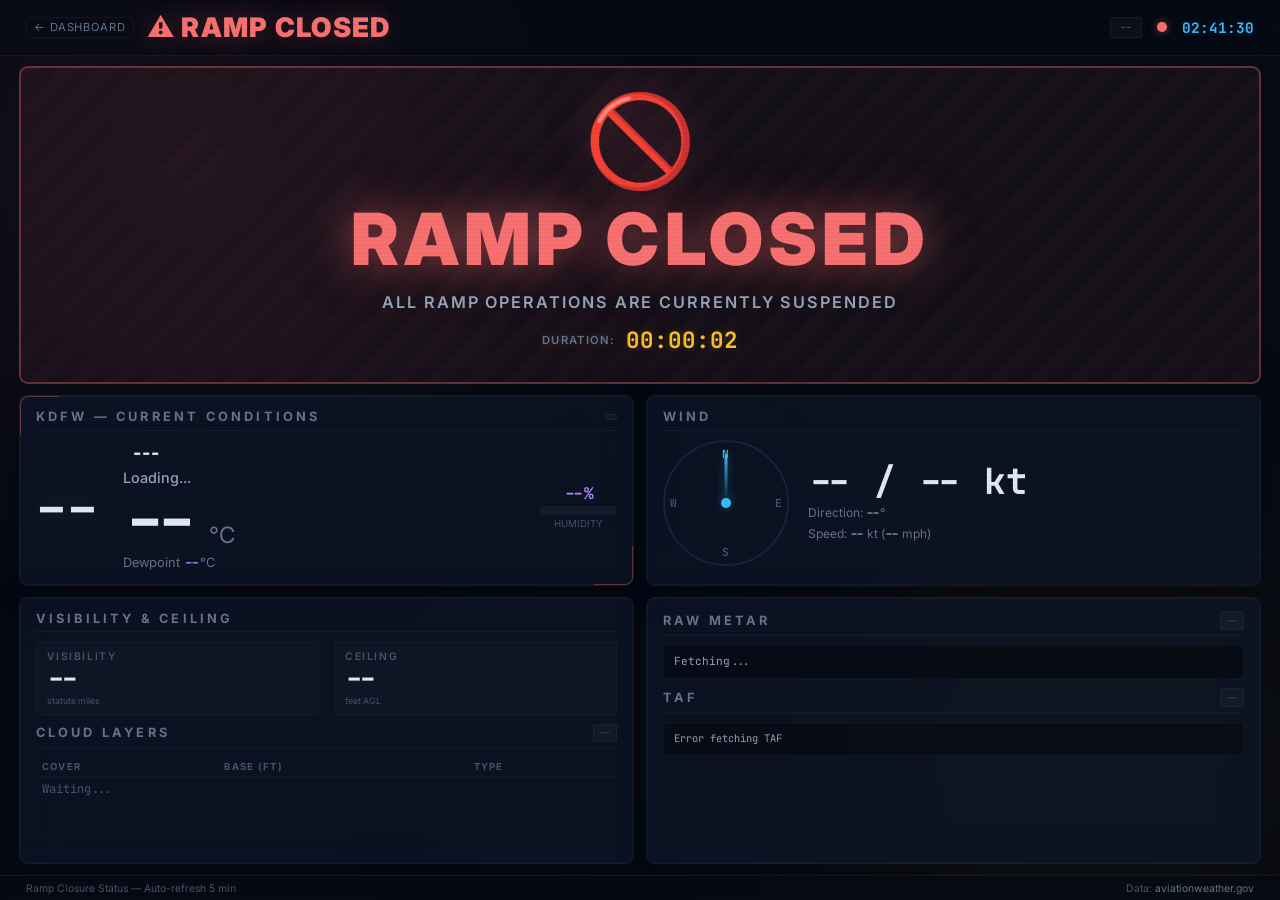
<file: Ramp Closed.html>
<!DOCTYPE html>
<html lang="en">
<head>
<meta charset="UTF-8">
<meta name="viewport" content="width=device-width, initial-scale=1.0">
<title>RAMP CLOSED — Operations Command Center</title>
<link rel="preconnect" href="https://fonts.googleapis.com">
<link rel="preconnect" href="https://fonts.gstatic.com" crossorigin>
<link href="https://fonts.googleapis.com/css2?family=Inter:wght@400;500;600;700;800;900&family=JetBrains+Mono:wght@400;500;700&display=swap" rel="stylesheet">
<style>
  :root {
    --bg-primary:    #060a14;
    --bg-card:       rgba(15, 23, 42, 0.65);
    --bg-card-alt:   rgba(22, 33, 55, 0.55);
    --bg-card-hover: rgba(30, 42, 66, 0.7);
    --bg-metric:     rgba(255, 255, 255, 0.02);
    --border-color:  rgba(56, 189, 248, 0.08);
    --border-glow:   rgba(56, 189, 248, 0.22);
    --text-primary:  #e2e8f0;
    --text-secondary:#94a3b8;
    --text-muted:    #64748b;
    --text-dim:      #475569;
    --accent:        #38bdf8;
    --accent-glow:   rgba(56, 189, 248, 0.35);
    --accent-green:  #34d399;
    --accent-amber:  #fbbf24;
    --accent-red:    #f87171;
    --accent-purple: #a78bfa;
    --glass-blur:    blur(20px);
  }

  *, *::before, *::after { margin: 0; padding: 0; box-sizing: border-box; }

  html, body {
    width: 100vw; height: 100vh; overflow: hidden;
    font-family: 'Inter', system-ui, -apple-system, sans-serif;
    background: var(--bg-primary);
    color: var(--text-primary);
  }

  /* ── Animated Background ── */
  .bg-mesh {
    position: fixed; inset: 0; z-index: 0;
    overflow: hidden; pointer-events: none;
  }
  .bg-mesh::before, .bg-mesh::after {
    content: ''; position: absolute;
    border-radius: 50%; filter: blur(140px); opacity: 0.3;
  }
  .bg-mesh::before {
    width: 60vw; height: 60vw;
    background: radial-gradient(circle, rgba(248, 113, 113, 0.4), transparent 70%);
    top: -25%; left: -15%;
    animation: drift1 28s ease-in-out infinite alternate;
  }
  .bg-mesh::after {
    width: 50vw; height: 50vw;
    background: radial-gradient(circle, rgba(251, 191, 36, 0.35), transparent 70%);
    bottom: -20%; right: -10%;
    animation: drift2 32s ease-in-out infinite alternate;
  }
  .bg-orb {
    position: absolute; border-radius: 50%; filter: blur(130px); pointer-events: none;
  }
  .bg-orb-1 {
    width: 40vw; height: 40vw; opacity: 0.15;
    background: radial-gradient(circle, rgba(248, 113, 113, 0.25), transparent 70%);
    top: 50%; left: 25%;
    animation: drift3 24s ease-in-out infinite alternate;
  }
  .bg-orb-2 {
    width: 35vw; height: 35vw; opacity: 0.12;
    background: radial-gradient(circle, rgba(251, 191, 36, 0.15), transparent 70%);
    top: 5%; right: 15%;
    animation: drift4 30s ease-in-out infinite alternate;
  }
  @keyframes drift1 { to { transform: translate(5vw, 7vh) scale(1.15); } }
  @keyframes drift2 { to { transform: translate(-6vw, -5vh) scale(1.1); } }
  @keyframes drift3 { to { transform: translate(7vw, -6vh) scale(0.9); } }
  @keyframes drift4 { to { transform: translate(-4vw, 5vh) scale(1.1); } }

  /* ── Scanlines ── */
  .scanlines {
    position: fixed; inset: 0; z-index: 2; pointer-events: none;
    background: repeating-linear-gradient(0deg, transparent, transparent 2px, rgba(0,0,0,0.025) 2px, rgba(0,0,0,0.025) 4px);
  }

  /* ── Layout ── */
  .page {
    position: relative; z-index: 1;
    width: 100vw; height: 100vh;
    display: grid;
    grid-template-rows: auto 1fr auto;
    overflow: hidden;
  }

  /* ── Top Bar ── */
  .top-bar {
    display: flex; align-items: center; justify-content: space-between;
    padding: 1.2vh 2vw;
    border-bottom: 1px solid var(--border-color);
    background: rgba(6, 10, 20, 0.6);
    backdrop-filter: blur(16px);
  }
  .top-bar-left {
    display: flex; align-items: center; gap: 1vw;
  }
  .back-link {
    font-size: clamp(0.7rem, 1.2vmin, 1.1rem);
    color: var(--text-muted); text-decoration: none;
    padding: 0.3vh 0.6vw;
    border: 1px solid var(--border-color);
    border-radius: 0.4vmin;
    transition: all 0.3s ease;
    letter-spacing: 0.05vw;
  }
  .back-link:hover {
    color: var(--accent); border-color: var(--border-glow);
    box-shadow: 0 0 12px rgba(56,189,248,0.1);
  }
  .page-title {
    font-size: clamp(1.5rem, 3vmin, 3rem);
    font-weight: 900; color: var(--accent-red);
    text-shadow: 0 0 30px rgba(248,113,113,0.4);
    letter-spacing: 0.1vw;
  }
  .top-bar-right {
    display: flex; align-items: center; gap: 1.2vw;
  }
  .obs-badge {
    font-family: 'JetBrains Mono', monospace;
    font-size: clamp(0.7rem, 1.2vmin, 1.1rem);
    color: var(--text-dim); padding: 0.25vh 0.6vw;
    background: rgba(255,255,255,0.03);
    border: 1px solid rgba(255,255,255,0.05);
    border-radius: 0.4vmin;
  }
  .status-dot {
    width: clamp(0.6rem, 1.1vmin, 1rem);
    height: clamp(0.6rem, 1.1vmin, 1rem);
    border-radius: 50%; background: var(--accent-green);
    box-shadow: 0 0 8px rgba(52,211,153,0.5);
    animation: statusPulse 2s ease-in-out infinite;
  }
  .status-dot.error { background: var(--accent-red); box-shadow: 0 0 8px rgba(248,113,113,0.5); }
  @keyframes statusPulse {
    0%, 100% { opacity: 1; } 50% { opacity: 0.5; }
  }
  .live-clock {
    font-family: 'JetBrains Mono', monospace;
    font-size: clamp(0.9rem, 1.6vmin, 1.5rem);
    color: var(--accent); font-weight: 700;
    font-variant-numeric: tabular-nums;
    text-shadow: 0 0 10px rgba(56,189,248,0.2);
  }

  /* ── Main Content ── */
  .content {
    display: grid;
    grid-template-columns: 1fr 1fr;
    grid-template-rows: auto auto 1fr;
    gap: 1.2vh 1vw;
    padding: 1.2vh 1.5vw;
    overflow-y: auto;
    scrollbar-width: thin;
    scrollbar-color: rgba(56,189,248,0.15) transparent;
  }

  /* ── Glass Card ── */
  .card {
    background: var(--bg-card);
    backdrop-filter: var(--glass-blur);
    -webkit-backdrop-filter: var(--glass-blur);
    border: 1px solid var(--border-color);
    border-radius: 1vmin;
    padding: 1.5vh 1.2vw;
    position: relative; overflow: hidden;
    box-shadow: 0 4px 30px rgba(0,0,0,0.25), inset 0 0 0 1px rgba(56,189,248,0.04);
    animation: cardIn 0.7s ease-out both;
  }
  .card:nth-child(2) { animation-delay: 0.08s; }
  .card:nth-child(3) { animation-delay: 0.16s; }
  .card:nth-child(4) { animation-delay: 0.24s; }
  .card:nth-child(5) { animation-delay: 0.32s; }
  .card.full-width { grid-column: 1 / -1; }
  @keyframes cardIn {
    from { opacity: 0; transform: translateY(16px) scale(0.98); }
    to   { opacity: 1; transform: translateY(0) scale(1); }
  }

  .card-header {
    display: flex; align-items: center; justify-content: space-between;
    margin-bottom: 1vh;
    padding-bottom: 0.6vh;
    border-bottom: 1px solid rgba(255,255,255,0.04);
  }
  .card-title {
    font-size: clamp(0.8rem, 1.3vmin, 1.2rem);
    text-transform: uppercase; letter-spacing: 0.25vw;
    color: var(--text-muted); font-weight: 700;
  }
  .card-badge {
    font-family: 'JetBrains Mono', monospace;
    font-size: clamp(0.6rem, 1vmin, 0.95rem);
    color: var(--text-dim); padding: 0.2vh 0.4vw;
    background: rgba(255,255,255,0.03);
    border-radius: 0.3vmin;
    border: 1px solid rgba(255,255,255,0.04);
  }

  /* ── Corner Accents ── */
  .card.accent-corners::before {
    content: ''; position: absolute; top: -1px; left: -1px;
    width: 40px; height: 40px;
    border-top: 2px solid var(--accent-red); border-left: 2px solid var(--accent-red);
    border-radius: 1vmin 0 0 0; opacity: 0.35;
  }
  .card.accent-corners::after {
    content: ''; position: absolute; bottom: -1px; right: -1px;
    width: 40px; height: 40px;
    border-bottom: 2px solid var(--accent-red); border-right: 2px solid var(--accent-red);
    border-radius: 0 0 1vmin 0; opacity: 0.35;
  }

  /* ═══════════ RAMP CLOSED BANNER ═══════════ */
  .ramp-closed-banner {
    grid-column: 1 / -1;
    display: flex; flex-direction: column;
    align-items: center; justify-content: center;
    gap: 1.5vh;
    padding: 3vh 2vw;
    background: rgba(248, 113, 113, 0.06);
    border: 2px solid rgba(248, 113, 113, 0.35);
    border-radius: 1vmin;
    position: relative; overflow: hidden;
    animation: bannerPulse 3s ease-in-out infinite;
  }
  .ramp-closed-banner::before {
    content: ''; position: absolute; inset: 0;
    background: linear-gradient(135deg, rgba(248,113,113,0.05) 25%, transparent 25%, transparent 50%, rgba(248,113,113,0.05) 50%, rgba(248,113,113,0.05) 75%, transparent 75%);
    background-size: 40px 40px;
    animation: hazardMove 2s linear infinite;
    opacity: 0.4;
  }
  @keyframes hazardMove { to { background-position: 40px 0; } }
  @keyframes bannerPulse {
    0%, 100% { box-shadow: 0 0 30px rgba(248,113,113,0.1), inset 0 0 30px rgba(248,113,113,0.03); }
    50% { box-shadow: 0 0 60px rgba(248,113,113,0.2), inset 0 0 50px rgba(248,113,113,0.06); }
  }

  .ramp-icon {
    font-size: clamp(4rem, 10vmin, 10rem);
    line-height: 1;
    filter: drop-shadow(0 0 20px rgba(248,113,113,0.3));
    position: relative; z-index: 1;
    animation: iconPulse 2s ease-in-out infinite;
  }
  @keyframes iconPulse {
    0%, 100% { transform: scale(1); } 50% { transform: scale(1.05); }
  }

  .ramp-status-text {
    font-size: clamp(3rem, 8vmin, 8rem);
    font-weight: 900;
    color: var(--accent-red);
    text-transform: uppercase;
    letter-spacing: 0.4vw;
    text-shadow: 0 0 40px rgba(248,113,113,0.5), 0 0 80px rgba(248,113,113,0.2);
    position: relative; z-index: 1;
    line-height: 1.1;
  }

  .ramp-sub-text {
    font-size: clamp(0.9rem, 1.8vmin, 1.7rem);
    color: var(--text-secondary);
    letter-spacing: 0.15vw;
    text-transform: uppercase;
    font-weight: 600;
    position: relative; z-index: 1;
  }

  .ramp-timer {
    display: flex; align-items: center; gap: 0.8vw;
    font-family: 'JetBrains Mono', monospace;
    font-size: clamp(1.2rem, 2.5vmin, 2.5rem);
    font-weight: 700;
    color: var(--accent-amber);
    text-shadow: 0 0 10px rgba(251,191,36,0.2);
    position: relative; z-index: 1;
  }
  .ramp-timer-label {
    font-family: 'Inter', sans-serif;
    font-size: clamp(0.7rem, 1.2vmin, 1.1rem);
    font-weight: 600;
    color: var(--text-muted);
    text-transform: uppercase;
    letter-spacing: 0.1vw;
  }

  /* ── Hero Conditions Card ── */
  .hero-row {
    display: grid;
    grid-template-columns: auto 1fr auto;
    gap: 0 2vw; align-items: center;
  }
  .hero-icon {
    font-size: clamp(3rem, 8vmin, 8rem);
    line-height: 1;
    filter: drop-shadow(0 0 12px rgba(255,255,255,0.12));
  }
  .hero-center { display: flex; flex-direction: column; gap: 0.3vh; }
  .hero-cat-badge {
    display: inline-flex; align-self: flex-start;
    font-size: clamp(1rem, 2vmin, 1.9rem);
    font-weight: 800; padding: 0.3vh 0.8vw;
    border-radius: 0.5vmin; letter-spacing: 0.08vw;
  }
  .hero-wx-string {
    font-size: clamp(0.9rem, 1.5vmin, 1.4rem);
    color: var(--text-secondary); font-weight: 500;
  }
  .hero-wx-string.none { color: var(--text-dim); font-style: italic; }
  .hero-temp-group {
    display: flex; align-items: baseline; gap: 0.8vw;
  }
  .hero-temp {
    font-family: 'JetBrains Mono', monospace;
    font-size: clamp(3rem, 7vmin, 7rem);
    font-weight: 700; line-height: 1;
    color: var(--text-primary);
  }
  .hero-temp-unit {
    font-size: clamp(1.2rem, 2.5vmin, 2.5rem);
    color: var(--text-muted); font-weight: 400;
  }
  .hero-dewpt-line {
    font-size: clamp(0.8rem, 1.4vmin, 1.3rem);
    color: var(--text-muted);
  }
  .hero-dewpt-line span {
    font-family: 'JetBrains Mono', monospace;
    color: var(--accent-purple); font-weight: 600;
  }

  /* ── Flight Category Colors ── */
  .cat-vfr  { background: rgba(52,211,153,0.15); color: #34d399; border: 1px solid rgba(52,211,153,0.25); }
  .cat-mvfr { background: rgba(96,165,250,0.15); color: #60a5fa; border: 1px solid rgba(96,165,250,0.25); }
  .cat-ifr  { background: rgba(248,113,113,0.15); color: #f87171; border: 1px solid rgba(248,113,113,0.25); }
  .cat-lifr { background: rgba(232,121,249,0.15); color: #e879f9; border: 1px solid rgba(232,121,249,0.25); }

  /* ── Metric Rows ── */
  .metric-grid {
    display: grid;
    grid-template-columns: 1fr 1fr;
    gap: 0.8vh 1.2vw;
  }
  .metric-item {
    display: flex; flex-direction: column;
    padding: 0.8vh 0.8vw;
    background: var(--bg-metric);
    border: 1px solid rgba(255,255,255,0.025);
    border-radius: 0.5vmin;
  }
  .metric-label {
    font-size: clamp(0.65rem, 1.1vmin, 1rem);
    text-transform: uppercase; letter-spacing: 0.12vw;
    color: var(--text-dim); margin-bottom: 0.2vh;
    font-weight: 600;
  }
  .metric-value {
    font-family: 'JetBrains Mono', monospace;
    font-size: clamp(1.4rem, 3vmin, 3rem);
    font-weight: 700; color: var(--text-primary); line-height: 1.1;
  }
  .metric-sub {
    font-size: clamp(0.55rem, 0.9vmin, 0.85rem);
    color: var(--text-dim); margin-top: 0.15vh;
  }

  /* ── Wind Compass ── */
  .wind-display {
    display: flex; align-items: center; gap: 1.5vw;
  }
  .compass-wrap {
    position: relative;
    width: clamp(7rem, 14vmin, 14rem);
    height: clamp(7rem, 14vmin, 14rem);
    flex-shrink: 0;
  }
  .compass-ring {
    width: 100%; height: 100%;
    border-radius: 50%;
    border: 2px solid rgba(56,189,248,0.12);
    position: relative;
  }
  .compass-mark {
    position: absolute; font-family: 'JetBrains Mono', monospace;
    font-size: clamp(0.7rem, 1.2vmin, 1.1rem);
    color: var(--text-dim); font-weight: 600;
  }
  .compass-mark.n { top: 4%; left: 50%; transform: translateX(-50%); color: var(--accent); }
  .compass-mark.e { top: 50%; right: 4%; transform: translateY(-50%); }
  .compass-mark.s { bottom: 4%; left: 50%; transform: translateX(-50%); }
  .compass-mark.w { top: 50%; left: 4%; transform: translateY(-50%); }
  .compass-needle {
    position: absolute; top: 50%; left: 50%;
    width: 3px; height: 40%;
    background: linear-gradient(to top, transparent, var(--accent));
    transform-origin: bottom center;
    transform: translateX(-50%) translateY(-100%) rotate(0deg);
    border-radius: 2px;
    transition: transform 1s ease;
    box-shadow: 0 0 8px var(--accent-glow);
  }
  .compass-center {
    position: absolute; top: 50%; left: 50%;
    transform: translate(-50%, -50%);
    width: clamp(0.6rem, 1.1vmin, 1rem);
    height: clamp(0.6rem, 1.1vmin, 1rem);
    background: var(--accent); border-radius: 50%;
    box-shadow: 0 0 10px var(--accent-glow);
  }
  .wind-details {
    display: flex; flex-direction: column; gap: 0.6vh;
    flex: 1;
  }
  .wind-primary {
    font-family: 'JetBrains Mono', monospace;
    font-size: clamp(1.8rem, 4vmin, 4rem);
    font-weight: 700; color: var(--text-primary); line-height: 1;
  }
  .wind-secondary {
    font-size: clamp(0.75rem, 1.3vmin, 1.2rem);
    color: var(--text-muted);
  }
  .wind-secondary span {
    font-family: 'JetBrains Mono', monospace;
    font-weight: 600; color: var(--text-secondary);
  }
  .gust-alert {
    display: inline-flex; align-items: center; gap: 0.3vw;
    font-family: 'JetBrains Mono', monospace;
    font-size: clamp(0.85rem, 1.5vmin, 1.4rem);
    font-weight: 700; color: var(--accent-amber);
    padding: 0.2vh 0.5vw;
    background: rgba(251,191,36,0.08);
    border: 1px solid rgba(251,191,36,0.2);
    border-radius: 0.4vmin;
  }
  .gust-alert.hidden { display: none; }

  /* ── Humidity Bar ── */
  .humidity-pct {
    font-family: 'JetBrains Mono', monospace;
    font-size: clamp(1rem, 1.8vmin, 1.7rem);
    font-weight: 700; color: var(--accent-purple);
    min-width: 3ch;
  }
  .humidity-bar-wrap {
    display: flex; align-items: center; gap: 0.6vw;
  }
  .humidity-bar-track {
    flex: 1; height: clamp(0.5rem, 1vmin, 0.9rem);
    background: rgba(255,255,255,0.04);
    border-radius: 1rem; overflow: hidden;
  }
  .humidity-bar-fill {
    height: 100%; border-radius: 1rem;
    background: linear-gradient(90deg, var(--accent-green), var(--accent), var(--accent-purple));
    transition: width 1s ease;
  }

  /* ── Cloud Table ── */
  .cloud-table {
    width: 100%; border-collapse: collapse;
  }
  .cloud-table th {
    font-size: clamp(0.6rem, 1vmin, 0.95rem);
    text-transform: uppercase; letter-spacing: 0.1vw;
    color: var(--text-dim); font-weight: 700;
    text-align: left; padding: 0.4vh 0.5vw;
    border-bottom: 1px solid rgba(255,255,255,0.04);
  }
  .cloud-table td {
    font-family: 'JetBrains Mono', monospace;
    font-size: clamp(0.75rem, 1.3vmin, 1.2rem);
    color: var(--text-primary); padding: 0.5vh 0.5vw;
    border-bottom: 1px solid rgba(255,255,255,0.02);
  }
  .cloud-table tr:last-child td { border-bottom: none; }
  .cloud-cover-badge {
    display: inline-block;
    padding: 0.15vh 0.45vw; border-radius: 0.3vmin;
    font-weight: 700; font-size: clamp(0.7rem, 1.2vmin, 1.1rem);
  }
  .cover-clr  { background: rgba(52,211,153,0.1); color: #34d399; }
  .cover-few  { background: rgba(52,211,153,0.08); color: #6ee7b7; }
  .cover-sct  { background: rgba(96,165,250,0.1); color: #93c5fd; }
  .cover-bkn  { background: rgba(251,191,36,0.1); color: #fcd34d; }
  .cover-ovc  { background: rgba(248,113,113,0.1); color: #fca5a5; }

  /* ── Raw METAR / TAF ── */
  .raw-metar-box {
    font-family: 'JetBrains Mono', monospace;
    font-size: clamp(0.7rem, 1.2vmin, 1.1rem);
    color: var(--text-secondary);
    background: rgba(0, 0, 0, 0.35);
    border: 1px solid rgba(255,255,255,0.04);
    border-radius: 0.5vmin;
    padding: 0.8vh 0.8vw;
    line-height: 1.6;
    word-break: break-all;
  }
  .taf-box {
    font-family: 'JetBrains Mono', monospace;
    font-size: clamp(0.65rem, 1.1vmin, 1rem);
    color: var(--text-secondary);
    background: rgba(0, 0, 0, 0.3);
    border: 1px solid rgba(255,255,255,0.04);
    border-radius: 0.5vmin;
    padding: 0.8vh 0.8vw;
    line-height: 1.7;
    white-space: pre-wrap;
    word-break: break-word;
    max-height: 20vh; overflow-y: auto;
    scrollbar-width: thin;
    scrollbar-color: rgba(56,189,248,0.12) transparent;
  }

  /* ── Bottom Bar ── */
  .bottom-bar {
    display: flex; align-items: center; justify-content: space-between;
    padding: 0.6vh 2vw;
    border-top: 1px solid var(--border-color);
    background: rgba(6,10,20,0.7);
    backdrop-filter: blur(12px);
    font-size: clamp(0.65rem, 1.1vmin, 1rem);
    color: var(--text-dim);
  }
  .bottom-bar a {
    color: var(--text-muted); text-decoration: none;
  }
  .bottom-bar a:hover { color: var(--accent); }

  /* ── Loading State ── */
  .loading-overlay {
    position: fixed; inset: 0; z-index: 100;
    background: var(--bg-primary);
    display: flex; flex-direction: column;
    align-items: center; justify-content: center;
    gap: 1.5vh;
    transition: opacity 0.6s ease;
  }
  .loading-overlay.hidden { opacity: 0; pointer-events: none; }
  .loading-spinner {
    width: clamp(2rem, 4vmin, 3.5rem);
    height: clamp(2rem, 4vmin, 3.5rem);
    border: 3px solid rgba(248,113,113,0.1);
    border-top-color: var(--accent-red);
    border-radius: 50%;
    animation: spin 1s linear infinite;
  }
  @keyframes spin { to { transform: rotate(360deg); } }
  .loading-text {
    font-size: clamp(0.9rem, 1.5vmin, 1.4rem);
    color: var(--text-muted); letter-spacing: 0.15vw;
    text-transform: uppercase;
  }
</style>
</head>
<body>
  <div class="bg-mesh">
    <div class="bg-orb bg-orb-1"></div>
    <div class="bg-orb bg-orb-2"></div>
  </div>
  <div class="scanlines"></div>

  <div class="page">
    <!-- ── Top Bar ── -->
    <div class="top-bar">
      <div class="top-bar-left">
        <a href="index.html" class="back-link">&larr; DASHBOARD</a>
        <span class="page-title">&#9888;&#65039; RAMP CLOSED</span>
      </div>
      <div class="top-bar-right">
        <span class="obs-badge" id="obs-time">--</span>
        <div class="status-dot" id="status-dot"></div>
        <span class="live-clock" id="clock">--:--:--</span>
      </div>
    </div>

    <!-- ── Main Content ── -->
    <div class="content">

      <!-- RAMP CLOSED BANNER -->
      <div class="ramp-closed-banner accent-corners">
        <div class="ramp-icon">&#128683;</div>
        <div class="ramp-status-text">RAMP CLOSED</div>
        <div class="ramp-sub-text">All ramp operations are currently suspended</div>
        <div class="ramp-timer">
          <span class="ramp-timer-label">Duration:</span>
          <span id="ramp-duration">00:00:00</span>
        </div>
      </div>

      <!-- Current Conditions + Wind -->
      <div class="card accent-corners" id="card-hero">
        <div class="card-header">
          <span class="card-title">KDFW — Current Conditions</span>
          <span class="card-badge" id="hero-age"></span>
        </div>
        <div class="hero-row">
          <div class="hero-icon" id="hero-icon">--</div>
          <div class="hero-center">
            <span class="hero-cat-badge" id="hero-cat">---</span>
            <span class="hero-wx-string" id="hero-wx">Loading...</span>
            <div class="hero-temp-group">
              <span class="hero-temp" id="hero-temp">--</span>
              <span class="hero-temp-unit">&deg;C</span>
            </div>
            <div class="hero-dewpt-line">Dewpoint <span id="hero-dewpt">--</span>&deg;C</div>
          </div>
          <div style="display:flex;flex-direction:column;align-items:center;gap:0.3vh;">
            <div class="humidity-pct" id="hero-rh">--%</div>
            <div class="humidity-bar-wrap" style="width: clamp(3rem,6vw,5rem);">
              <div class="humidity-bar-track">
                <div class="humidity-bar-fill" id="hero-rh-bar" style="width:0%"></div>
              </div>
            </div>
            <div style="font-size:clamp(0.6rem,1vmin,0.9rem);color:var(--text-dim);text-transform:uppercase;">Humidity</div>
          </div>
        </div>
      </div>

      <div class="card" id="card-wind">
        <div class="card-header">
          <span class="card-title">Wind</span>
          <span class="gust-alert hidden" id="gust-badge">GUSTS</span>
        </div>
        <div class="wind-display">
          <div class="compass-wrap">
            <div class="compass-ring">
              <span class="compass-mark n">N</span>
              <span class="compass-mark e">E</span>
              <span class="compass-mark s">S</span>
              <span class="compass-mark w">W</span>
              <div class="compass-needle" id="compass-needle"></div>
              <div class="compass-center"></div>
            </div>
          </div>
          <div class="wind-details">
            <div class="wind-primary" id="wind-primary">-- / -- kt</div>
            <div class="wind-secondary">Direction: <span id="wind-dir-deg">--</span>&deg;</div>
            <div class="wind-secondary">Speed: <span id="wind-spd">--</span> kt (<span id="wind-mph">--</span> mph)</div>
            <div class="wind-secondary" id="wind-gust-line" style="display:none;">Gusts: <span id="wind-gust">--</span> kt (<span id="wind-gust-mph">--</span> mph)</div>
          </div>
        </div>
      </div>

      <!-- Visibility & Ceiling + Clouds -->
      <div class="card" id="card-vis-ceil">
        <div class="card-header">
          <span class="card-title">Visibility &amp; Ceiling</span>
        </div>
        <div class="metric-grid">
          <div class="metric-item">
            <span class="metric-label">Visibility</span>
            <span class="metric-value" id="vis-val">--</span>
            <span class="metric-sub" id="vis-sub">statute miles</span>
          </div>
          <div class="metric-item">
            <span class="metric-label">Ceiling</span>
            <span class="metric-value" id="ceil-val">--</span>
            <span class="metric-sub" id="ceil-sub">feet AGL</span>
          </div>
        </div>
        <div class="card-header" style="margin-top:1vh;">
          <span class="card-title">Cloud Layers</span>
          <span class="card-badge" id="cloud-count">--</span>
        </div>
        <table class="cloud-table" id="cloud-table">
          <thead><tr><th>Cover</th><th>Base (ft)</th><th>Type</th></tr></thead>
          <tbody id="cloud-tbody">
            <tr><td colspan="3" style="color:var(--text-dim);">Waiting...</td></tr>
          </tbody>
        </table>
      </div>

      <!-- Raw METAR + TAF -->
      <div class="card" id="card-raw">
        <div class="card-header">
          <span class="card-title">Raw METAR</span>
          <span class="card-badge" id="metar-age">--</span>
        </div>
        <div class="raw-metar-box" id="raw-metar">Fetching...</div>
        <div class="card-header" style="margin-top:1vh;">
          <span class="card-title">TAF</span>
          <span class="card-badge" id="taf-badge">--</span>
        </div>
        <div class="taf-box" id="raw-taf">Fetching...</div>
      </div>

    </div><!-- /content -->

    <!-- ── Bottom Bar ── -->
    <div class="bottom-bar">
      <span>Ramp Closure Status &mdash; Auto-refresh 5 min</span>
      <span>Data: <a href="https://aviationweather.gov" target="_blank" rel="noopener">aviationweather.gov</a></span>
    </div>
  </div><!-- /page -->

  <script>
    /* ═══════════════════════════════════════════════════════════════
       RAMP CLOSED — JS Engine
       ═══════════════════════════════════════════════════════════════ */

    const STATION       = 'KDFW';
    const FIELD_ELEV_FT = 607;
    const WX_BASE       = 'https://aviationweather.gov/api/data/metar';
    const TAF_BASE      = 'https://aviationweather.gov/api/data/taf';
    const WX_PROXIES    = ['', 'https://api.allorigins.win/raw?url='];
    const POLL_MS       = 5 * 60 * 1000;
    const FETCH_TIMEOUT = 30000;
    const MAX_ERRORS    = 10;
    const AUTO_RELOAD_MS = 12 * 60 * 60 * 1000;
    const pageLoadTime  = Date.now();
    let consecutiveErrors = 0;

    const $ = id => document.getElementById(id);

    // ── Helpers ──
    function pad2(n) { return String(n).padStart(2, '0'); }
    function pad3(n) { return String(n).padStart(3, '0'); }

    // ── Clock ──
    function tickClock() {
      const now = new Date();
      $('clock').textContent = pad2(now.getHours()) + ':' + pad2(now.getMinutes()) + ':' + pad2(now.getSeconds());
    }
    setInterval(tickClock, 1000);
    tickClock();

    // ── Ramp Closure Duration Timer ──
    const rampClosedAt = Date.now();
    function tickRampTimer() {
      const elapsed = Math.floor((Date.now() - rampClosedAt) / 1000);
      const h = Math.floor(elapsed / 3600);
      const m = Math.floor((elapsed % 3600) / 60);
      const s = elapsed % 60;
      $('ramp-duration').textContent = pad2(h) + ':' + pad2(m) + ':' + pad2(s);
    }
    setInterval(tickRampTimer, 1000);
    tickRampTimer();

    // ── Weather Icon ──
    function getWxIcon(wx, clouds) {
      const w = (wx || '').toLowerCase();
      if (w.includes('ts'))  return '\u26C8\uFE0F';
      if (w.includes('sn'))  return '\u2744\uFE0F';
      if (w.includes('fz'))  return '\u{1F9CA}';
      if (w.includes('ra') || w.includes('dz'))  return '\u{1F327}\uFE0F';
      if (w.includes('fg'))  return '\u{1F32B}\uFE0F';
      if (w.includes('br') || w.includes('hz'))  return '\u{1F32B}\uFE0F';
      if (clouds) {
        for (const c of clouds) {
          if (c.cover === 'OVC' || c.cover === 'BKN') return '\u2601\uFE0F';
          if (c.cover === 'SCT') return '\u26C5';
          if (c.cover === 'FEW') return '\u{1F324}\uFE0F';
        }
      }
      return '\u2600\uFE0F';
    }

    // ── Ceiling ──
    function getCeiling(clouds) {
      if (!clouds || clouds.length === 0) return { text: 'CLR', ft: Infinity };
      let lowest = null;
      for (const c of clouds) {
        if (c.cover === 'BKN' || c.cover === 'OVC') {
          const base = c.base || 0;
          if (lowest === null || base < lowest) lowest = base;
        }
      }
      if (lowest !== null) return { text: lowest.toLocaleString(), ft: lowest };
      return { text: 'Unlimited', ft: Infinity };
    }

    // ── Relative Humidity ──
    function calcRH(t, td) {
      if (t === null || td === null) return null;
      const rh = 100 * Math.exp((17.625 * td) / (243.04 + td)) / Math.exp((17.625 * t) / (243.04 + t));
      return Math.round(Math.min(100, Math.max(0, rh)));
    }

    // ── Cloud Cover CSS Class ──
    function coverClass(cover) {
      switch (cover) {
        case 'CLR': case 'SKC': case 'NCD': case 'NSC': return 'cover-clr';
        case 'FEW': return 'cover-few';
        case 'SCT': return 'cover-sct';
        case 'BKN': return 'cover-bkn';
        case 'OVC': return 'cover-ovc';
        default: return '';
      }
    }

    function coverDesc(cover) {
      switch (cover) {
        case 'CLR': case 'SKC': return 'Clear';
        case 'NCD': return 'No Cloud Detected';
        case 'NSC': return 'No Sig Cloud';
        case 'FEW': return 'Few (1-2 oktas)';
        case 'SCT': return 'Scattered (3-4 oktas)';
        case 'BKN': return 'Broken (5-7 oktas)';
        case 'OVC': return 'Overcast (8 oktas)';
        default: return cover || '--';
      }
    }

    // ── Human-readable weather ──
    function describeWx(wxString) {
      if (!wxString) return null;
      const map = {
        '+TSRA': 'Heavy Thunderstorms w/ Rain', 'TSRA': 'Thunderstorms w/ Rain',
        '-TSRA': 'Light Thunderstorms w/ Rain', '+TS': 'Heavy Thunderstorms',
        'TS': 'Thunderstorms', '-TS': 'Light Thunderstorms',
        '+RA': 'Heavy Rain', 'RA': 'Rain', '-RA': 'Light Rain',
        '+SN': 'Heavy Snow', 'SN': 'Snow', '-SN': 'Light Snow',
        'DZ': 'Drizzle', '-DZ': 'Light Drizzle', '+DZ': 'Heavy Drizzle',
        'FZRA': 'Freezing Rain', 'FZDZ': 'Freezing Drizzle',
        'FG': 'Fog', 'BR': 'Mist', 'HZ': 'Haze', 'FU': 'Smoke',
        'DU': 'Dust', 'SA': 'Sand', 'BLSN': 'Blowing Snow',
        'BLDU': 'Blowing Dust', 'SQ': 'Squall', 'FC': 'Funnel Cloud',
        '+FC': 'Tornado/Waterspout', 'GR': 'Hail', 'GS': 'Small Hail',
        'PL': 'Ice Pellets', 'SH': 'Showers', '-SH': 'Light Showers',
        'SHRA': 'Rain Showers', '-SHRA': 'Light Rain Showers',
        '+SHRA': 'Heavy Rain Showers', 'VCSH': 'Showers in Vicinity',
        'VCTS': 'Thunderstorms in Vicinity',
      };
      const parts = wxString.trim().split(/\s+/);
      return parts.map(p => map[p] || p).join(', ');
    }

    // ── Format obs time ──
    function fmtObs(t) {
      if (!t) return '--';
      try {
        const d = new Date(t);
        return pad2(d.getUTCDate()) + '/' + pad2(d.getUTCHours()) + pad2(d.getUTCMinutes()) + 'Z';
      } catch(e) { return '--'; }
    }

    // ── Apply METAR ──
    function applyMetar(ob) {
      const temp  = ob.temp !== undefined && ob.temp !== null ? Math.round(ob.temp) : null;
      const dewpt = ob.dewp !== undefined && ob.dewp !== null ? Math.round(ob.dewp) : null;
      $('hero-temp').textContent  = temp !== null ? temp : '--';
      $('hero-dewpt').textContent = dewpt !== null ? dewpt : '--';

      const rh = calcRH(ob.temp, ob.dewp);
      $('hero-rh').textContent = rh !== null ? rh + '%' : '--%';
      $('hero-rh-bar').style.width = rh !== null ? rh + '%' : '0%';

      const cat = (ob.fltcat || '---').toUpperCase();
      const catEl = $('hero-cat');
      catEl.textContent = cat;
      catEl.className = 'hero-cat-badge cat-' + cat.toLowerCase();

      $('hero-icon').textContent = getWxIcon(ob.wxString, ob.clouds);

      const wxEl = $('hero-wx');
      if (ob.wxString) {
        wxEl.textContent = describeWx(ob.wxString);
        wxEl.classList.remove('none');
      } else {
        wxEl.textContent = 'No significant weather';
        wxEl.classList.add('none');
      }

      const obsStr = fmtObs(ob.obsTime || ob.reportTime);
      $('obs-time').textContent = 'OBS ' + obsStr;
      $('hero-age').textContent = obsStr;

      // Wind
      const wdir = ob.wdir;
      const wspd = ob.wspd !== undefined && ob.wspd !== null ? Math.round(ob.wspd) : null;
      const wgst = ob.wgst ? Math.round(ob.wgst) : null;
      let dirStr = '--';
      let isVrb = false;
      if (wdir !== undefined && wdir !== null) {
        if (wdir === 0 && wspd === 0) { dirStr = 'CALM'; }
        else if (wdir === 0 || (ob.rawOb && ob.rawOb.includes('VRB'))) { dirStr = 'VRB'; isVrb = true; }
        else { dirStr = pad3(wdir) + '\u00B0'; }
      }
      $('wind-primary').textContent = dirStr + ' / ' + (wspd !== null ? wspd : '--') + ' kt';
      $('wind-dir-deg').textContent = wdir !== undefined ? wdir : '--';
      $('wind-spd').textContent = wspd !== null ? wspd : '--';
      $('wind-mph').textContent = wspd !== null ? Math.round(wspd * 1.151) : '--';

      if (wdir && wdir > 0 && !isVrb) {
        $('compass-needle').style.transform = 'translateX(-50%) translateY(-100%) rotate(' + wdir + 'deg)';
      }

      if (wgst) {
        $('gust-badge').textContent = 'GUSTS ' + wgst + ' kt';
        $('gust-badge').classList.remove('hidden');
        $('wind-gust-line').style.display = '';
        $('wind-gust').textContent = wgst;
        $('wind-gust-mph').textContent = Math.round(wgst * 1.151);
      } else {
        $('gust-badge').classList.add('hidden');
        $('wind-gust-line').style.display = 'none';
      }

      // Visibility
      const vis = ob.visib !== undefined && ob.visib !== null ? ob.visib : null;
      $('vis-val').textContent = vis !== null ? vis : '--';
      if (vis !== null) {
        $('vis-sub').textContent = vis + ' SM (' + (vis * 1.60934).toFixed(1) + ' km)';
      }

      // Ceiling
      const ceil = getCeiling(ob.clouds);
      $('ceil-val').textContent = ceil.text;
      $('ceil-sub').textContent = ceil.ft !== Infinity ? ceil.ft.toLocaleString() + ' ft AGL' : 'No ceiling';

      // Cloud layers
      const tbody = $('cloud-tbody');
      tbody.innerHTML = '';
      if (ob.clouds && ob.clouds.length > 0) {
        $('cloud-count').textContent = ob.clouds.length + ' layer' + (ob.clouds.length > 1 ? 's' : '');
        ob.clouds.forEach(c => {
          const tr = document.createElement('tr');
          const cover = c.cover || 'CLR';
          const base = c.base !== undefined && c.base !== null ? c.base.toLocaleString() + ' ft' : '--';
          const type = c.type || '';
          tr.innerHTML =
            '<td><span class="cloud-cover-badge ' + coverClass(cover) + '">' + cover + '</span> ' + coverDesc(cover) + '</td>' +
            '<td>' + base + '</td><td>' + type + '</td>';
          tbody.appendChild(tr);
        });
      } else {
        $('cloud-count').textContent = 'Clear';
        tbody.innerHTML = '<tr><td colspan="3"><span class="cloud-cover-badge cover-clr">CLR</span> Clear skies</td></tr>';
      }

      // Raw METAR
      $('raw-metar').textContent = ob.rawOb || '--';
      $('metar-age').textContent = obsStr;
    }

    // ── Apply TAF ──
    function applyTaf(data) {
      if (!data || data.length === 0) {
        $('raw-taf').textContent = 'No TAF available';
        $('taf-badge').textContent = 'N/A';
        return;
      }
      const taf = data[0];
      $('raw-taf').textContent = taf.rawTAF || taf.rawOb || JSON.stringify(taf, null, 2);
      const issued = taf.issueTime || taf.reportTime;
      $('taf-badge').textContent = issued ? 'Issued ' + fmtObs(issued) : '--';
    }

    // ── Fetch with proxy fallback ──
    async function fetchWithFallback(directUrl) {
      for (const proxy of WX_PROXIES) {
        const url = proxy ? proxy + encodeURIComponent(directUrl) : directUrl;
        try {
          const ctrl = new AbortController();
          const tmr = setTimeout(() => ctrl.abort(), FETCH_TIMEOUT);
          const res = await fetch(url, { signal: ctrl.signal });
          clearTimeout(tmr);
          if (!res.ok) throw new Error('HTTP ' + res.status);
          return await res.json();
        } catch (e) {
          console.warn('Fetch failed (' + (proxy || 'direct') + '):', e.message);
        }
      }
      throw new Error('All sources failed');
    }

    // ── Fetch METAR ──
    async function fetchMetar() {
      try {
        const data = await fetchWithFallback(WX_BASE + '?ids=' + STATION + '&format=json&hours=1');
        if (Array.isArray(data) && data.length > 0) {
          applyMetar(data[0]);
          $('status-dot').classList.remove('error');
          consecutiveErrors = 0;
        }
      } catch (e) {
        console.error('METAR fetch error:', e);
        $('status-dot').classList.add('error');
        consecutiveErrors++;
        if (consecutiveErrors >= MAX_ERRORS) location.reload();
      }
    }

    // ── Fetch TAF ──
    async function fetchTaf() {
      try {
        const data = await fetchWithFallback(TAF_BASE + '?ids=' + STATION + '&format=json');
        applyTaf(data);
      } catch (e) {
        console.error('TAF fetch error:', e);
        $('raw-taf').textContent = 'Error fetching TAF';
      }
    }

    // ── Init ──
    fetchMetar();
    fetchTaf();
    setInterval(fetchMetar, POLL_MS);
    setInterval(fetchTaf, POLL_MS);

    // ── Stability ──
    setInterval(function() {
      if (Date.now() - pageLoadTime >= AUTO_RELOAD_MS) location.reload();
    }, 60000);
    document.addEventListener('visibilitychange', function() {
      if (!document.hidden) { fetchMetar(); fetchTaf(); }
    });
    window.addEventListener('error', function(e) {
      console.error('Uncaught:', e.message);
      window.__errCount = (window.__errCount || 0) + 1;
      if (window.__errCount >= 3) setTimeout(function() { location.reload(); }, 5000);
    });
    window.addEventListener('unhandledrejection', function(e) {
      console.error('Unhandled rejection:', e.reason);
      e.preventDefault();
    });
  </script>
</body>
</html>
</file>
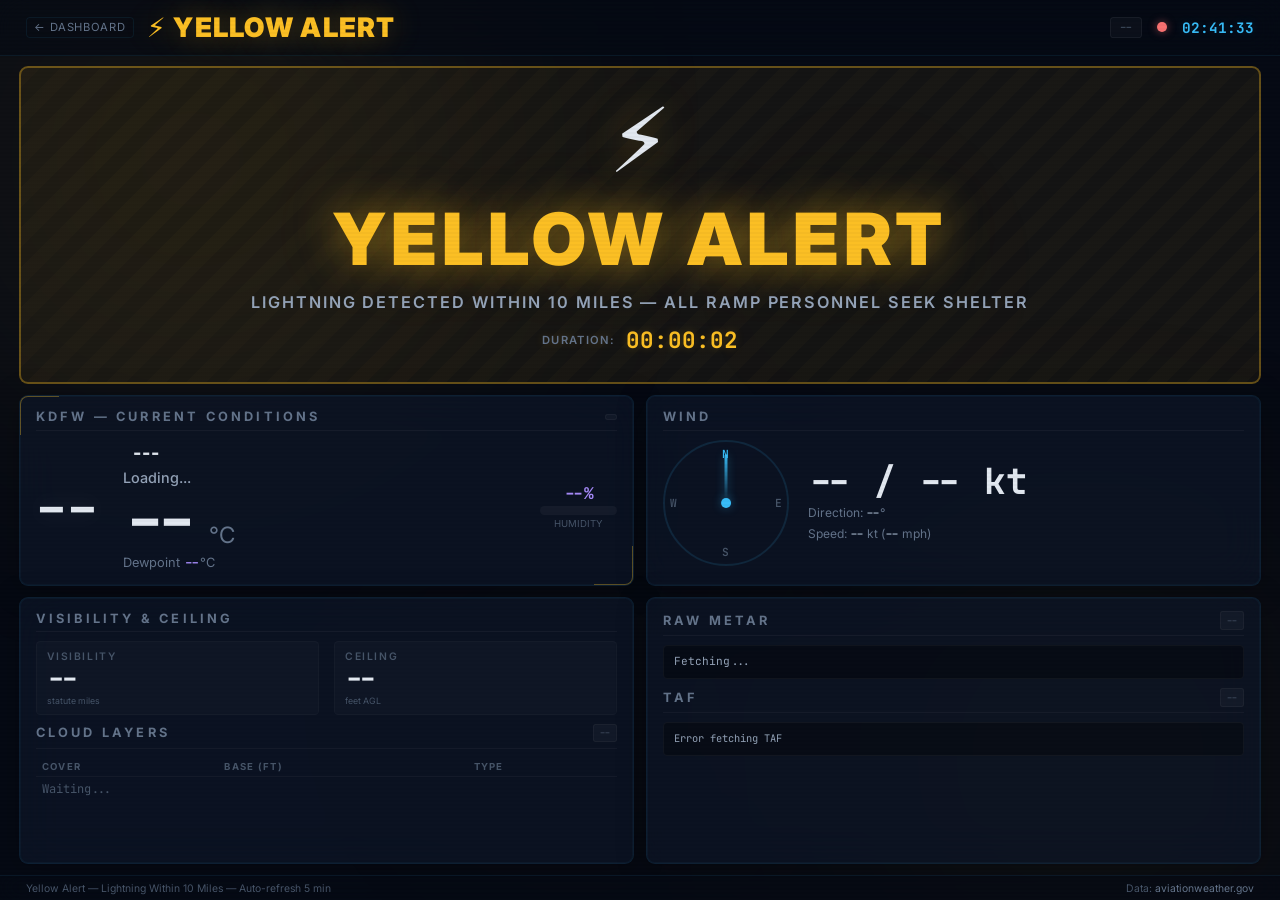
<file: Yellow Alert.html>
<!DOCTYPE html>
<html lang="en">
<head>
<meta charset="UTF-8">
<meta name="viewport" content="width=device-width, initial-scale=1.0">
<title>YELLOW ALERT — Lightning Within 10 Miles</title>
<link rel="preconnect" href="https://fonts.googleapis.com">
<link rel="preconnect" href="https://fonts.gstatic.com" crossorigin>
<link href="https://fonts.googleapis.com/css2?family=Inter:wght@400;500;600;700;800;900&family=JetBrains+Mono:wght@400;500;700&display=swap" rel="stylesheet">
<style>
  :root {
    --bg-primary:    #060a14;
    --bg-card:       rgba(15, 23, 42, 0.65);
    --bg-card-alt:   rgba(22, 33, 55, 0.55);
    --bg-card-hover: rgba(30, 42, 66, 0.7);
    --bg-metric:     rgba(255, 255, 255, 0.02);
    --border-color:  rgba(56, 189, 248, 0.08);
    --border-glow:   rgba(56, 189, 248, 0.22);
    --text-primary:  #e2e8f0;
    --text-secondary:#94a3b8;
    --text-muted:    #64748b;
    --text-dim:      #475569;
    --accent:        #38bdf8;
    --accent-glow:   rgba(56, 189, 248, 0.35);
    --accent-green:  #34d399;
    --accent-amber:  #fbbf24;
    --accent-red:    #f87171;
    --accent-purple: #a78bfa;
    --glass-blur:    blur(20px);
  }

  *, *::before, *::after { margin: 0; padding: 0; box-sizing: border-box; }

  html, body {
    width: 100vw; height: 100vh; overflow: hidden;
    font-family: 'Inter', system-ui, -apple-system, sans-serif;
    background: var(--bg-primary);
    color: var(--text-primary);
  }

  /* ── Animated Background ── */
  .bg-mesh {
    position: fixed; inset: 0; z-index: 0;
    overflow: hidden; pointer-events: none;
  }
  .bg-mesh::before, .bg-mesh::after {
    content: ''; position: absolute;
    border-radius: 50%; filter: blur(140px); opacity: 0.3;
  }
  .bg-mesh::before {
    width: 60vw; height: 60vw;
    background: radial-gradient(circle, rgba(251, 191, 36, 0.4), transparent 70%);
    top: -25%; left: -15%;
    animation: drift1 28s ease-in-out infinite alternate;
  }
  .bg-mesh::after {
    width: 50vw; height: 50vw;
    background: radial-gradient(circle, rgba(234, 179, 8, 0.35), transparent 70%);
    bottom: -20%; right: -10%;
    animation: drift2 32s ease-in-out infinite alternate;
  }
  .bg-orb {
    position: absolute; border-radius: 50%; filter: blur(130px); pointer-events: none;
  }
  .bg-orb-1 {
    width: 40vw; height: 40vw; opacity: 0.15;
    background: radial-gradient(circle, rgba(251, 191, 36, 0.25), transparent 70%);
    top: 50%; left: 25%;
    animation: drift3 24s ease-in-out infinite alternate;
  }
  .bg-orb-2 {
    width: 35vw; height: 35vw; opacity: 0.12;
    background: radial-gradient(circle, rgba(250, 204, 21, 0.15), transparent 70%);
    top: 5%; right: 15%;
    animation: drift4 30s ease-in-out infinite alternate;
  }
  @keyframes drift1 { to { transform: translate(5vw, 7vh) scale(1.15); } }
  @keyframes drift2 { to { transform: translate(-6vw, -5vh) scale(1.1); } }
  @keyframes drift3 { to { transform: translate(7vw, -6vh) scale(0.9); } }
  @keyframes drift4 { to { transform: translate(-4vw, 5vh) scale(1.1); } }

  /* ── Scanlines ── */
  .scanlines {
    position: fixed; inset: 0; z-index: 2; pointer-events: none;
    background: repeating-linear-gradient(0deg, transparent, transparent 2px, rgba(0,0,0,0.025) 2px, rgba(0,0,0,0.025) 4px);
  }

  /* ── Layout ── */
  .page {
    position: relative; z-index: 1;
    width: 100vw; height: 100vh;
    display: grid;
    grid-template-rows: auto 1fr auto;
    overflow: hidden;
  }

  /* ── Top Bar ── */
  .top-bar {
    display: flex; align-items: center; justify-content: space-between;
    padding: 1.2vh 2vw;
    border-bottom: 1px solid var(--border-color);
    background: rgba(6, 10, 20, 0.6);
    backdrop-filter: blur(16px);
  }
  .top-bar-left {
    display: flex; align-items: center; gap: 1vw;
  }
  .back-link {
    font-size: clamp(0.7rem, 1.2vmin, 1.1rem);
    color: var(--text-muted); text-decoration: none;
    padding: 0.3vh 0.6vw;
    border: 1px solid var(--border-color);
    border-radius: 0.4vmin;
    transition: all 0.3s ease;
    letter-spacing: 0.05vw;
  }
  .back-link:hover {
    color: var(--accent); border-color: var(--border-glow);
    box-shadow: 0 0 12px rgba(56,189,248,0.1);
  }
  .page-title {
    font-size: clamp(1.5rem, 3vmin, 3rem);
    font-weight: 900; color: var(--accent-amber);
    text-shadow: 0 0 30px rgba(251,191,36,0.4);
    letter-spacing: 0.1vw;
  }
  .top-bar-right {
    display: flex; align-items: center; gap: 1.2vw;
  }
  .obs-badge {
    font-family: 'JetBrains Mono', monospace;
    font-size: clamp(0.7rem, 1.2vmin, 1.1rem);
    color: var(--text-dim); padding: 0.25vh 0.6vw;
    background: rgba(255,255,255,0.03);
    border: 1px solid rgba(255,255,255,0.05);
    border-radius: 0.4vmin;
  }
  .status-dot {
    width: clamp(0.6rem, 1.1vmin, 1rem);
    height: clamp(0.6rem, 1.1vmin, 1rem);
    border-radius: 50%; background: var(--accent-green);
    box-shadow: 0 0 8px rgba(52,211,153,0.5);
    animation: statusPulse 2s ease-in-out infinite;
  }
  .status-dot.error { background: var(--accent-red); box-shadow: 0 0 8px rgba(248,113,113,0.5); }
  @keyframes statusPulse {
    0%, 100% { opacity: 1; } 50% { opacity: 0.5; }
  }
  .live-clock {
    font-family: 'JetBrains Mono', monospace;
    font-size: clamp(0.9rem, 1.6vmin, 1.5rem);
    color: var(--accent); font-weight: 700;
    font-variant-numeric: tabular-nums;
    text-shadow: 0 0 10px rgba(56,189,248,0.2);
  }

  /* ── Main Content ── */
  .content {
    display: grid;
    grid-template-columns: 1fr 1fr;
    grid-template-rows: auto auto 1fr;
    gap: 1.2vh 1vw;
    padding: 1.2vh 1.5vw;
    overflow-y: auto;
    scrollbar-width: thin;
    scrollbar-color: rgba(56,189,248,0.15) transparent;
  }

  /* ── Glass Card ── */
  .card {
    background: var(--bg-card);
    backdrop-filter: var(--glass-blur);
    -webkit-backdrop-filter: var(--glass-blur);
    border: 1px solid var(--border-color);
    border-radius: 1vmin;
    padding: 1.5vh 1.2vw;
    position: relative; overflow: hidden;
    box-shadow: 0 4px 30px rgba(0,0,0,0.25), inset 0 0 0 1px rgba(56,189,248,0.04);
    animation: cardIn 0.7s ease-out both;
  }
  .card:nth-child(2) { animation-delay: 0.08s; }
  .card:nth-child(3) { animation-delay: 0.16s; }
  .card:nth-child(4) { animation-delay: 0.24s; }
  .card:nth-child(5) { animation-delay: 0.32s; }
  .card.full-width { grid-column: 1 / -1; }
  @keyframes cardIn {
    from { opacity: 0; transform: translateY(16px) scale(0.98); }
    to   { opacity: 1; transform: translateY(0) scale(1); }
  }

  .card-header {
    display: flex; align-items: center; justify-content: space-between;
    margin-bottom: 1vh;
    padding-bottom: 0.6vh;
    border-bottom: 1px solid rgba(255,255,255,0.04);
  }
  .card-title {
    font-size: clamp(0.8rem, 1.3vmin, 1.2rem);
    text-transform: uppercase; letter-spacing: 0.25vw;
    color: var(--text-muted); font-weight: 700;
  }
  .card-badge {
    font-family: 'JetBrains Mono', monospace;
    font-size: clamp(0.6rem, 1vmin, 0.95rem);
    color: var(--text-dim); padding: 0.2vh 0.4vw;
    background: rgba(255,255,255,0.03);
    border-radius: 0.3vmin;
    border: 1px solid rgba(255,255,255,0.04);
  }

  /* ── Corner Accents ── */
  .card.accent-corners::before {
    content: ''; position: absolute; top: -1px; left: -1px;
    width: 40px; height: 40px;
    border-top: 2px solid var(--accent-amber); border-left: 2px solid var(--accent-amber);
    border-radius: 1vmin 0 0 0; opacity: 0.35;
  }
  .card.accent-corners::after {
    content: ''; position: absolute; bottom: -1px; right: -1px;
    width: 40px; height: 40px;
    border-bottom: 2px solid var(--accent-amber); border-right: 2px solid var(--accent-amber);
    border-radius: 0 0 1vmin 0; opacity: 0.35;
  }

  /* ═══════════ RAMP ALERT BANNER ═══════════ */
  .ramp-alert-banner {
    grid-column: 1 / -1;
    display: flex; flex-direction: column;
    align-items: center; justify-content: center;
    gap: 1.5vh;
    padding: 3vh 2vw;
    background: rgba(251, 191, 36, 0.06);
    border: 2px solid rgba(251, 191, 36, 0.35);
    border-radius: 1vmin;
    position: relative; overflow: hidden;
    animation: bannerPulse 3s ease-in-out infinite;
  }
  .ramp-alert-banner::before {
    content: ''; position: absolute; inset: 0;
    background: linear-gradient(135deg, rgba(251,191,36,0.05) 25%, transparent 25%, transparent 50%, rgba(251,191,36,0.05) 50%, rgba(251,191,36,0.05) 75%, transparent 75%);
    background-size: 40px 40px;
    animation: hazardMove 2s linear infinite;
    opacity: 0.4;
  }
  @keyframes hazardMove { to { background-position: 40px 0; } }
  @keyframes bannerPulse {
    0%, 100% { box-shadow: 0 0 30px rgba(251,191,36,0.1), inset 0 0 30px rgba(251,191,36,0.03); }
    50% { box-shadow: 0 0 60px rgba(251,191,36,0.2), inset 0 0 50px rgba(251,191,36,0.06); }
  }

  .alert-icon {
    font-size: clamp(4rem, 10vmin, 10rem);
    line-height: 1;
    filter: drop-shadow(0 0 20px rgba(251,191,36,0.3));
    position: relative; z-index: 1;
    animation: iconPulse 2s ease-in-out infinite;
  }
  @keyframes iconPulse {
    0%, 100% { transform: scale(1); } 50% { transform: scale(1.05); }
  }

  .alert-status-text {
    font-size: clamp(3rem, 8vmin, 8rem);
    font-weight: 900;
    color: var(--accent-amber);
    text-transform: uppercase;
    letter-spacing: 0.4vw;
    text-shadow: 0 0 40px rgba(251,191,36,0.5), 0 0 80px rgba(251,191,36,0.2);
    position: relative; z-index: 1;
    line-height: 1.1;
  }

  .alert-sub-text {
    font-size: clamp(0.9rem, 1.8vmin, 1.7rem);
    color: var(--text-secondary);
    letter-spacing: 0.15vw;
    text-transform: uppercase;
    font-weight: 600;
    position: relative; z-index: 1;
  }

  .alert-timer {
    display: flex; align-items: center; gap: 0.8vw;
    font-family: 'JetBrains Mono', monospace;
    font-size: clamp(1.2rem, 2.5vmin, 2.5rem);
    font-weight: 700;
    color: var(--accent-amber);
    text-shadow: 0 0 10px rgba(251,191,36,0.2);
    position: relative; z-index: 1;
  }
  .alert-timer-label {
    font-family: 'Inter', sans-serif;
    font-size: clamp(0.7rem, 1.2vmin, 1.1rem);
    font-weight: 600;
    color: var(--text-muted);
    text-transform: uppercase;
    letter-spacing: 0.1vw;
  }

  /* ── Hero Conditions Card ── */
  .hero-row {
    display: grid;
    grid-template-columns: auto 1fr auto;
    gap: 0 2vw; align-items: center;
  }
  .hero-icon {
    font-size: clamp(3rem, 8vmin, 8rem);
    line-height: 1;
    filter: drop-shadow(0 0 12px rgba(255,255,255,0.12));
  }
  .hero-center { display: flex; flex-direction: column; gap: 0.3vh; }
  .hero-cat-badge {
    display: inline-flex; align-self: flex-start;
    font-size: clamp(1rem, 2vmin, 1.9rem);
    font-weight: 800; padding: 0.3vh 0.8vw;
    border-radius: 0.5vmin; letter-spacing: 0.08vw;
  }
  .hero-wx-string {
    font-size: clamp(0.9rem, 1.5vmin, 1.4rem);
    color: var(--text-secondary); font-weight: 500;
  }
  .hero-wx-string.none { color: var(--text-dim); font-style: italic; }
  .hero-temp-group {
    display: flex; align-items: baseline; gap: 0.8vw;
  }
  .hero-temp {
    font-family: 'JetBrains Mono', monospace;
    font-size: clamp(3rem, 7vmin, 7rem);
    font-weight: 700; line-height: 1;
    color: var(--text-primary);
  }
  .hero-temp-unit {
    font-size: clamp(1.2rem, 2.5vmin, 2.5rem);
    color: var(--text-muted); font-weight: 400;
  }
  .hero-dewpt-line {
    font-size: clamp(0.8rem, 1.4vmin, 1.3rem);
    color: var(--text-muted);
  }
  .hero-dewpt-line span {
    font-family: 'JetBrains Mono', monospace;
    color: var(--accent-purple); font-weight: 600;
  }

  /* ── Flight Category Colors ── */
  .cat-vfr  { background: rgba(52,211,153,0.15); color: #34d399; border: 1px solid rgba(52,211,153,0.25); }
  .cat-mvfr { background: rgba(96,165,250,0.15); color: #60a5fa; border: 1px solid rgba(96,165,250,0.25); }
  .cat-ifr  { background: rgba(248,113,113,0.15); color: #f87171; border: 1px solid rgba(248,113,113,0.25); }
  .cat-lifr { background: rgba(232,121,249,0.15); color: #e879f9; border: 1px solid rgba(232,121,249,0.25); }

  /* ── Metric Rows ── */
  .metric-grid {
    display: grid;
    grid-template-columns: 1fr 1fr;
    gap: 0.8vh 1.2vw;
  }
  .metric-item {
    display: flex; flex-direction: column;
    padding: 0.8vh 0.8vw;
    background: var(--bg-metric);
    border: 1px solid rgba(255,255,255,0.025);
    border-radius: 0.5vmin;
  }
  .metric-label {
    font-size: clamp(0.65rem, 1.1vmin, 1rem);
    text-transform: uppercase; letter-spacing: 0.12vw;
    color: var(--text-dim); margin-bottom: 0.2vh;
    font-weight: 600;
  }
  .metric-value {
    font-family: 'JetBrains Mono', monospace;
    font-size: clamp(1.4rem, 3vmin, 3rem);
    font-weight: 700; color: var(--text-primary); line-height: 1.1;
  }
  .metric-sub {
    font-size: clamp(0.55rem, 0.9vmin, 0.85rem);
    color: var(--text-dim); margin-top: 0.15vh;
  }

  /* ── Wind Compass ── */
  .wind-display {
    display: flex; align-items: center; gap: 1.5vw;
  }
  .compass-wrap {
    position: relative;
    width: clamp(7rem, 14vmin, 14rem);
    height: clamp(7rem, 14vmin, 14rem);
    flex-shrink: 0;
  }
  .compass-ring {
    width: 100%; height: 100%;
    border-radius: 50%;
    border: 2px solid rgba(56,189,248,0.12);
    position: relative;
  }
  .compass-mark {
    position: absolute; font-family: 'JetBrains Mono', monospace;
    font-size: clamp(0.7rem, 1.2vmin, 1.1rem);
    color: var(--text-dim); font-weight: 600;
  }
  .compass-mark.n { top: 4%; left: 50%; transform: translateX(-50%); color: var(--accent); }
  .compass-mark.e { top: 50%; right: 4%; transform: translateY(-50%); }
  .compass-mark.s { bottom: 4%; left: 50%; transform: translateX(-50%); }
  .compass-mark.w { top: 50%; left: 4%; transform: translateY(-50%); }
  .compass-needle {
    position: absolute; top: 50%; left: 50%;
    width: 3px; height: 40%;
    background: linear-gradient(to top, transparent, var(--accent));
    transform-origin: bottom center;
    transform: translateX(-50%) translateY(-100%) rotate(0deg);
    border-radius: 2px;
    transition: transform 1s ease;
    box-shadow: 0 0 8px var(--accent-glow);
  }
  .compass-center {
    position: absolute; top: 50%; left: 50%;
    transform: translate(-50%, -50%);
    width: clamp(0.6rem, 1.1vmin, 1rem);
    height: clamp(0.6rem, 1.1vmin, 1rem);
    background: var(--accent); border-radius: 50%;
    box-shadow: 0 0 10px var(--accent-glow);
  }
  .wind-details {
    display: flex; flex-direction: column; gap: 0.6vh;
    flex: 1;
  }
  .wind-primary {
    font-family: 'JetBrains Mono', monospace;
    font-size: clamp(1.8rem, 4vmin, 4rem);
    font-weight: 700; color: var(--text-primary); line-height: 1;
  }
  .wind-secondary {
    font-size: clamp(0.75rem, 1.3vmin, 1.2rem);
    color: var(--text-muted);
  }
  .wind-secondary span {
    font-family: 'JetBrains Mono', monospace;
    font-weight: 600; color: var(--text-secondary);
  }
  .gust-alert {
    display: inline-flex; align-items: center; gap: 0.3vw;
    font-family: 'JetBrains Mono', monospace;
    font-size: clamp(0.85rem, 1.5vmin, 1.4rem);
    font-weight: 700; color: var(--accent-amber);
    padding: 0.2vh 0.5vw;
    background: rgba(251,191,36,0.08);
    border: 1px solid rgba(251,191,36,0.2);
    border-radius: 0.4vmin;
  }
  .gust-alert.hidden { display: none; }

  /* ── Humidity Bar ── */
  .humidity-pct {
    font-family: 'JetBrains Mono', monospace;
    font-size: clamp(1rem, 1.8vmin, 1.7rem);
    font-weight: 700; color: var(--accent-purple);
    min-width: 3ch;
  }
  .humidity-bar-wrap {
    display: flex; align-items: center; gap: 0.6vw;
  }
  .humidity-bar-track {
    flex: 1; height: clamp(0.5rem, 1vmin, 0.9rem);
    background: rgba(255,255,255,0.04);
    border-radius: 1rem; overflow: hidden;
  }
  .humidity-bar-fill {
    height: 100%; border-radius: 1rem;
    background: linear-gradient(90deg, var(--accent-green), var(--accent), var(--accent-purple));
    transition: width 1s ease;
  }

  /* ── Cloud Table ── */
  .cloud-table {
    width: 100%; border-collapse: collapse;
  }
  .cloud-table th {
    font-size: clamp(0.6rem, 1vmin, 0.95rem);
    text-transform: uppercase; letter-spacing: 0.1vw;
    color: var(--text-dim); font-weight: 700;
    text-align: left; padding: 0.4vh 0.5vw;
    border-bottom: 1px solid rgba(255,255,255,0.04);
  }
  .cloud-table td {
    font-family: 'JetBrains Mono', monospace;
    font-size: clamp(0.75rem, 1.3vmin, 1.2rem);
    color: var(--text-primary); padding: 0.5vh 0.5vw;
    border-bottom: 1px solid rgba(255,255,255,0.02);
  }
  .cloud-table tr:last-child td { border-bottom: none; }
  .cloud-cover-badge {
    display: inline-block;
    padding: 0.15vh 0.45vw; border-radius: 0.3vmin;
    font-weight: 700; font-size: clamp(0.7rem, 1.2vmin, 1.1rem);
  }
  .cover-clr  { background: rgba(52,211,153,0.1); color: #34d399; }
  .cover-few  { background: rgba(52,211,153,0.08); color: #6ee7b7; }
  .cover-sct  { background: rgba(96,165,250,0.1); color: #93c5fd; }
  .cover-bkn  { background: rgba(251,191,36,0.1); color: #fcd34d; }
  .cover-ovc  { background: rgba(248,113,113,0.1); color: #fca5a5; }

  /* ── Raw METAR / TAF ── */
  .raw-metar-box {
    font-family: 'JetBrains Mono', monospace;
    font-size: clamp(0.7rem, 1.2vmin, 1.1rem);
    color: var(--text-secondary);
    background: rgba(0, 0, 0, 0.35);
    border: 1px solid rgba(255,255,255,0.04);
    border-radius: 0.5vmin;
    padding: 0.8vh 0.8vw;
    line-height: 1.6;
    word-break: break-all;
  }
  .taf-box {
    font-family: 'JetBrains Mono', monospace;
    font-size: clamp(0.65rem, 1.1vmin, 1rem);
    color: var(--text-secondary);
    background: rgba(0, 0, 0, 0.3);
    border: 1px solid rgba(255,255,255,0.04);
    border-radius: 0.5vmin;
    padding: 0.8vh 0.8vw;
    line-height: 1.7;
    white-space: pre-wrap;
    word-break: break-word;
    max-height: 20vh; overflow-y: auto;
    scrollbar-width: thin;
    scrollbar-color: rgba(56,189,248,0.12) transparent;
  }

  /* ── Bottom Bar ── */
  .bottom-bar {
    display: flex; align-items: center; justify-content: space-between;
    padding: 0.6vh 2vw;
    border-top: 1px solid var(--border-color);
    background: rgba(6,10,20,0.7);
    backdrop-filter: blur(12px);
    font-size: clamp(0.65rem, 1.1vmin, 1rem);
    color: var(--text-dim);
  }
  .bottom-bar a {
    color: var(--text-muted); text-decoration: none;
  }
  .bottom-bar a:hover { color: var(--accent); }
</style>
</head>
<body>
  <div class="bg-mesh">
    <div class="bg-orb bg-orb-1"></div>
    <div class="bg-orb bg-orb-2"></div>
  </div>
  <div class="scanlines"></div>

  <div class="page">
    <!-- ── Top Bar ── -->
    <div class="top-bar">
      <div class="top-bar-left">
        <a href="index.html" class="back-link">&larr; DASHBOARD</a>
        <span class="page-title">&#9889; YELLOW ALERT</span>
      </div>
      <div class="top-bar-right">
        <span class="obs-badge" id="obs-time">--</span>
        <div class="status-dot" id="status-dot"></div>
        <span class="live-clock" id="clock">--:--:--</span>
      </div>
    </div>

    <!-- ── Main Content ── -->
    <div class="content">

      <!-- YELLOW ALERT BANNER -->
      <div class="ramp-alert-banner accent-corners">
        <div class="alert-icon">&#9889;</div>
        <div class="alert-status-text">YELLOW ALERT</div>
        <div class="alert-sub-text">Lightning detected within 10 miles — all ramp personnel seek shelter</div>
        <div class="alert-timer">
          <span class="alert-timer-label">Duration:</span>
          <span id="alert-duration">00:00:00</span>
        </div>
      </div>

      <!-- Current Conditions + Wind -->
      <div class="card accent-corners" id="card-hero">
        <div class="card-header">
          <span class="card-title">KDFW — Current Conditions</span>
          <span class="card-badge" id="hero-age"></span>
        </div>
        <div class="hero-row">
          <div class="hero-icon" id="hero-icon">--</div>
          <div class="hero-center">
            <span class="hero-cat-badge" id="hero-cat">---</span>
            <span class="hero-wx-string" id="hero-wx">Loading...</span>
            <div class="hero-temp-group">
              <span class="hero-temp" id="hero-temp">--</span>
              <span class="hero-temp-unit">&deg;C</span>
            </div>
            <div class="hero-dewpt-line">Dewpoint <span id="hero-dewpt">--</span>&deg;C</div>
          </div>
          <div style="display:flex;flex-direction:column;align-items:center;gap:0.3vh;">
            <div class="humidity-pct" id="hero-rh">--%</div>
            <div class="humidity-bar-wrap" style="width: clamp(3rem,6vw,5rem);">
              <div class="humidity-bar-track">
                <div class="humidity-bar-fill" id="hero-rh-bar" style="width:0%"></div>
              </div>
            </div>
            <div style="font-size:clamp(0.6rem,1vmin,0.9rem);color:var(--text-dim);text-transform:uppercase;">Humidity</div>
          </div>
        </div>
      </div>

      <div class="card" id="card-wind">
        <div class="card-header">
          <span class="card-title">Wind</span>
          <span class="gust-alert hidden" id="gust-badge">GUSTS</span>
        </div>
        <div class="wind-display">
          <div class="compass-wrap">
            <div class="compass-ring">
              <span class="compass-mark n">N</span>
              <span class="compass-mark e">E</span>
              <span class="compass-mark s">S</span>
              <span class="compass-mark w">W</span>
              <div class="compass-needle" id="compass-needle"></div>
              <div class="compass-center"></div>
            </div>
          </div>
          <div class="wind-details">
            <div class="wind-primary" id="wind-primary">-- / -- kt</div>
            <div class="wind-secondary">Direction: <span id="wind-dir-deg">--</span>&deg;</div>
            <div class="wind-secondary">Speed: <span id="wind-spd">--</span> kt (<span id="wind-mph">--</span> mph)</div>
            <div class="wind-secondary" id="wind-gust-line" style="display:none;">Gusts: <span id="wind-gust">--</span> kt (<span id="wind-gust-mph">--</span> mph)</div>
          </div>
        </div>
      </div>

      <!-- Visibility & Ceiling + Clouds -->
      <div class="card" id="card-vis-ceil">
        <div class="card-header">
          <span class="card-title">Visibility &amp; Ceiling</span>
        </div>
        <div class="metric-grid">
          <div class="metric-item">
            <span class="metric-label">Visibility</span>
            <span class="metric-value" id="vis-val">--</span>
            <span class="metric-sub" id="vis-sub">statute miles</span>
          </div>
          <div class="metric-item">
            <span class="metric-label">Ceiling</span>
            <span class="metric-value" id="ceil-val">--</span>
            <span class="metric-sub" id="ceil-sub">feet AGL</span>
          </div>
        </div>
        <div class="card-header" style="margin-top:1vh;">
          <span class="card-title">Cloud Layers</span>
          <span class="card-badge" id="cloud-count">--</span>
        </div>
        <table class="cloud-table" id="cloud-table">
          <thead><tr><th>Cover</th><th>Base (ft)</th><th>Type</th></tr></thead>
          <tbody id="cloud-tbody">
            <tr><td colspan="3" style="color:var(--text-dim);">Waiting...</td></tr>
          </tbody>
        </table>
      </div>

      <!-- Raw METAR + TAF -->
      <div class="card" id="card-raw">
        <div class="card-header">
          <span class="card-title">Raw METAR</span>
          <span class="card-badge" id="metar-age">--</span>
        </div>
        <div class="raw-metar-box" id="raw-metar">Fetching...</div>
        <div class="card-header" style="margin-top:1vh;">
          <span class="card-title">TAF</span>
          <span class="card-badge" id="taf-badge">--</span>
        </div>
        <div class="taf-box" id="raw-taf">Fetching...</div>
      </div>

    </div><!-- /content -->

    <!-- ── Bottom Bar ── -->
    <div class="bottom-bar">
      <span>Yellow Alert &mdash; Lightning Within 10 Miles &mdash; Auto-refresh 5 min</span>
      <span>Data: <a href="https://aviationweather.gov" target="_blank" rel="noopener">aviationweather.gov</a></span>
    </div>
  </div><!-- /page -->

  <script>
    /* ═══════════════════════════════════════════════════════════════
       YELLOW ALERT — Lightning Within 10 Miles — JS Engine
       ═══════════════════════════════════════════════════════════════ */

    const STATION       = 'KDFW';
    const FIELD_ELEV_FT = 607;
    const WX_BASE       = 'https://aviationweather.gov/api/data/metar';
    const TAF_BASE      = 'https://aviationweather.gov/api/data/taf';
    const WX_PROXIES    = ['', 'https://api.allorigins.win/raw?url='];
    const POLL_MS       = 5 * 60 * 1000;
    const FETCH_TIMEOUT = 30000;
    const MAX_ERRORS    = 10;
    const AUTO_RELOAD_MS = 12 * 60 * 60 * 1000;
    const pageLoadTime  = Date.now();
    let consecutiveErrors = 0;

    const $ = id => document.getElementById(id);

    function pad2(n) { return String(n).padStart(2, '0'); }
    function pad3(n) { return String(n).padStart(3, '0'); }

    // ── Clock ──
    function tickClock() {
      const now = new Date();
      $('clock').textContent = pad2(now.getHours()) + ':' + pad2(now.getMinutes()) + ':' + pad2(now.getSeconds());
    }
    setInterval(tickClock, 1000);
    tickClock();

    // ── Alert Duration Timer ──
    const alertStartedAt = Date.now();
    function tickAlertTimer() {
      const elapsed = Math.floor((Date.now() - alertStartedAt) / 1000);
      const h = Math.floor(elapsed / 3600);
      const m = Math.floor((elapsed % 3600) / 60);
      const s = elapsed % 60;
      $('alert-duration').textContent = pad2(h) + ':' + pad2(m) + ':' + pad2(s);
    }
    setInterval(tickAlertTimer, 1000);
    tickAlertTimer();

    // ── Weather Icon ──
    function getWxIcon(wx, clouds) {
      const w = (wx || '').toLowerCase();
      if (w.includes('ts'))  return '\u26C8\uFE0F';
      if (w.includes('sn'))  return '\u2744\uFE0F';
      if (w.includes('fz'))  return '\u{1F9CA}';
      if (w.includes('ra') || w.includes('dz'))  return '\u{1F327}\uFE0F';
      if (w.includes('fg'))  return '\u{1F32B}\uFE0F';
      if (w.includes('br') || w.includes('hz'))  return '\u{1F32B}\uFE0F';
      if (clouds) {
        for (const c of clouds) {
          if (c.cover === 'OVC' || c.cover === 'BKN') return '\u2601\uFE0F';
          if (c.cover === 'SCT') return '\u26C5';
          if (c.cover === 'FEW') return '\u{1F324}\uFE0F';
        }
      }
      return '\u2600\uFE0F';
    }

    function getCeiling(clouds) {
      if (!clouds || clouds.length === 0) return { text: 'CLR', ft: Infinity };
      let lowest = null;
      for (const c of clouds) {
        if (c.cover === 'BKN' || c.cover === 'OVC') {
          const base = c.base || 0;
          if (lowest === null || base < lowest) lowest = base;
        }
      }
      if (lowest !== null) return { text: lowest.toLocaleString(), ft: lowest };
      return { text: 'Unlimited', ft: Infinity };
    }

    function calcRH(t, td) {
      if (t === null || td === null) return null;
      const rh = 100 * Math.exp((17.625 * td) / (243.04 + td)) / Math.exp((17.625 * t) / (243.04 + t));
      return Math.round(Math.min(100, Math.max(0, rh)));
    }

    function coverClass(cover) {
      switch (cover) {
        case 'CLR': case 'SKC': case 'NCD': case 'NSC': return 'cover-clr';
        case 'FEW': return 'cover-few';
        case 'SCT': return 'cover-sct';
        case 'BKN': return 'cover-bkn';
        case 'OVC': return 'cover-ovc';
        default: return '';
      }
    }

    function coverDesc(cover) {
      switch (cover) {
        case 'CLR': case 'SKC': return 'Clear';
        case 'NCD': return 'No Cloud Detected';
        case 'NSC': return 'No Sig Cloud';
        case 'FEW': return 'Few (1-2 oktas)';
        case 'SCT': return 'Scattered (3-4 oktas)';
        case 'BKN': return 'Broken (5-7 oktas)';
        case 'OVC': return 'Overcast (8 oktas)';
        default: return cover || '--';
      }
    }

    function describeWx(wxString) {
      if (!wxString) return null;
      const map = {
        '+TSRA': 'Heavy Thunderstorms w/ Rain', 'TSRA': 'Thunderstorms w/ Rain',
        '-TSRA': 'Light Thunderstorms w/ Rain', '+TS': 'Heavy Thunderstorms',
        'TS': 'Thunderstorms', '-TS': 'Light Thunderstorms',
        '+RA': 'Heavy Rain', 'RA': 'Rain', '-RA': 'Light Rain',
        '+SN': 'Heavy Snow', 'SN': 'Snow', '-SN': 'Light Snow',
        'DZ': 'Drizzle', '-DZ': 'Light Drizzle', '+DZ': 'Heavy Drizzle',
        'FZRA': 'Freezing Rain', 'FZDZ': 'Freezing Drizzle',
        'FG': 'Fog', 'BR': 'Mist', 'HZ': 'Haze', 'FU': 'Smoke',
        'DU': 'Dust', 'SA': 'Sand', 'BLSN': 'Blowing Snow',
        'BLDU': 'Blowing Dust', 'SQ': 'Squall', 'FC': 'Funnel Cloud',
        '+FC': 'Tornado/Waterspout', 'GR': 'Hail', 'GS': 'Small Hail',
        'PL': 'Ice Pellets', 'SH': 'Showers', '-SH': 'Light Showers',
        'SHRA': 'Rain Showers', '-SHRA': 'Light Rain Showers',
        '+SHRA': 'Heavy Rain Showers', 'VCSH': 'Showers in Vicinity',
        'VCTS': 'Thunderstorms in Vicinity',
      };
      const parts = wxString.trim().split(/\s+/);
      return parts.map(p => map[p] || p).join(', ');
    }

    function fmtObs(t) {
      if (!t) return '--';
      try {
        const d = new Date(t);
        return pad2(d.getUTCDate()) + '/' + pad2(d.getUTCHours()) + pad2(d.getUTCMinutes()) + 'Z';
      } catch(e) { return '--'; }
    }

    // ── Apply METAR ──
    function applyMetar(ob) {
      const temp  = ob.temp !== undefined && ob.temp !== null ? Math.round(ob.temp) : null;
      const dewpt = ob.dewp !== undefined && ob.dewp !== null ? Math.round(ob.dewp) : null;
      $('hero-temp').textContent  = temp !== null ? temp : '--';
      $('hero-dewpt').textContent = dewpt !== null ? dewpt : '--';

      const rh = calcRH(ob.temp, ob.dewp);
      $('hero-rh').textContent = rh !== null ? rh + '%' : '--%';
      $('hero-rh-bar').style.width = rh !== null ? rh + '%' : '0%';

      const cat = (ob.fltcat || '---').toUpperCase();
      const catEl = $('hero-cat');
      catEl.textContent = cat;
      catEl.className = 'hero-cat-badge cat-' + cat.toLowerCase();

      $('hero-icon').textContent = getWxIcon(ob.wxString, ob.clouds);

      const wxEl = $('hero-wx');
      if (ob.wxString) {
        wxEl.textContent = describeWx(ob.wxString);
        wxEl.classList.remove('none');
      } else {
        wxEl.textContent = 'No significant weather';
        wxEl.classList.add('none');
      }

      const obsStr = fmtObs(ob.obsTime || ob.reportTime);
      $('obs-time').textContent = 'OBS ' + obsStr;
      $('hero-age').textContent = obsStr;

      // Wind
      const wdir = ob.wdir;
      const wspd = ob.wspd !== undefined && ob.wspd !== null ? Math.round(ob.wspd) : null;
      const wgst = ob.wgst ? Math.round(ob.wgst) : null;
      let dirStr = '--';
      let isVrb = false;
      if (wdir !== undefined && wdir !== null) {
        if (wdir === 0 && wspd === 0) { dirStr = 'CALM'; }
        else if (wdir === 0 || (ob.rawOb && ob.rawOb.includes('VRB'))) { dirStr = 'VRB'; isVrb = true; }
        else { dirStr = pad3(wdir) + '\u00B0'; }
      }
      $('wind-primary').textContent = dirStr + ' / ' + (wspd !== null ? wspd : '--') + ' kt';
      $('wind-dir-deg').textContent = wdir !== undefined ? wdir : '--';
      $('wind-spd').textContent = wspd !== null ? wspd : '--';
      $('wind-mph').textContent = wspd !== null ? Math.round(wspd * 1.151) : '--';

      if (wdir && wdir > 0 && !isVrb) {
        $('compass-needle').style.transform = 'translateX(-50%) translateY(-100%) rotate(' + wdir + 'deg)';
      }

      if (wgst) {
        $('gust-badge').textContent = 'GUSTS ' + wgst + ' kt';
        $('gust-badge').classList.remove('hidden');
        $('wind-gust-line').style.display = '';
        $('wind-gust').textContent = wgst;
        $('wind-gust-mph').textContent = Math.round(wgst * 1.151);
      } else {
        $('gust-badge').classList.add('hidden');
        $('wind-gust-line').style.display = 'none';
      }

      // Visibility
      const vis = ob.visib !== undefined && ob.visib !== null ? ob.visib : null;
      $('vis-val').textContent = vis !== null ? vis : '--';
      if (vis !== null) {
        $('vis-sub').textContent = vis + ' SM (' + (vis * 1.60934).toFixed(1) + ' km)';
      }

      // Ceiling
      const ceil = getCeiling(ob.clouds);
      $('ceil-val').textContent = ceil.text;
      $('ceil-sub').textContent = ceil.ft !== Infinity ? ceil.ft.toLocaleString() + ' ft AGL' : 'No ceiling';

      // Cloud layers
      const tbody = $('cloud-tbody');
      tbody.innerHTML = '';
      if (ob.clouds && ob.clouds.length > 0) {
        $('cloud-count').textContent = ob.clouds.length + ' layer' + (ob.clouds.length > 1 ? 's' : '');
        ob.clouds.forEach(c => {
          const tr = document.createElement('tr');
          const cover = c.cover || 'CLR';
          const base = c.base !== undefined && c.base !== null ? c.base.toLocaleString() + ' ft' : '--';
          const type = c.type || '';
          tr.innerHTML =
            '<td><span class="cloud-cover-badge ' + coverClass(cover) + '">' + cover + '</span> ' + coverDesc(cover) + '</td>' +
            '<td>' + base + '</td><td>' + type + '</td>';
          tbody.appendChild(tr);
        });
      } else {
        $('cloud-count').textContent = 'Clear';
        tbody.innerHTML = '<tr><td colspan="3"><span class="cloud-cover-badge cover-clr">CLR</span> Clear skies</td></tr>';
      }

      // Raw METAR
      $('raw-metar').textContent = ob.rawOb || '--';
      $('metar-age').textContent = obsStr;
    }

    function applyTaf(data) {
      if (!data || data.length === 0) {
        $('raw-taf').textContent = 'No TAF available';
        $('taf-badge').textContent = 'N/A';
        return;
      }
      const taf = data[0];
      $('raw-taf').textContent = taf.rawTAF || taf.rawOb || JSON.stringify(taf, null, 2);
      const issued = taf.issueTime || taf.reportTime;
      $('taf-badge').textContent = issued ? 'Issued ' + fmtObs(issued) : '--';
    }

    async function fetchWithFallback(directUrl) {
      for (const proxy of WX_PROXIES) {
        const url = proxy ? proxy + encodeURIComponent(directUrl) : directUrl;
        try {
          const ctrl = new AbortController();
          const tmr = setTimeout(() => ctrl.abort(), FETCH_TIMEOUT);
          const res = await fetch(url, { signal: ctrl.signal });
          clearTimeout(tmr);
          if (!res.ok) throw new Error('HTTP ' + res.status);
          return await res.json();
        } catch (e) {
          console.warn('Fetch failed (' + (proxy || 'direct') + '):', e.message);
        }
      }
      throw new Error('All sources failed');
    }

    async function fetchMetar() {
      try {
        const data = await fetchWithFallback(WX_BASE + '?ids=' + STATION + '&format=json&hours=1');
        if (Array.isArray(data) && data.length > 0) {
          applyMetar(data[0]);
          $('status-dot').classList.remove('error');
          consecutiveErrors = 0;
        }
      } catch (e) {
        console.error('METAR fetch error:', e);
        $('status-dot').classList.add('error');
        consecutiveErrors++;
        if (consecutiveErrors >= MAX_ERRORS) location.reload();
      }
    }

    async function fetchTaf() {
      try {
        const data = await fetchWithFallback(TAF_BASE + '?ids=' + STATION + '&format=json');
        applyTaf(data);
      } catch (e) {
        console.error('TAF fetch error:', e);
        $('raw-taf').textContent = 'Error fetching TAF';
      }
    }

    // ── Init — show alert banner immediately, weather loads in background ──
    fetchMetar();
    fetchTaf();
    setInterval(fetchMetar, POLL_MS);
    setInterval(fetchTaf, POLL_MS);

    // ── Stability ──
    setInterval(function() {
      if (Date.now() - pageLoadTime >= AUTO_RELOAD_MS) location.reload();
    }, 60000);
    document.addEventListener('visibilitychange', function() {
      if (!document.hidden) { fetchMetar(); fetchTaf(); }
    });
    window.addEventListener('error', function(e) {
      console.error('Uncaught:', e.message);
      window.__errCount = (window.__errCount || 0) + 1;
      if (window.__errCount >= 3) setTimeout(function() { location.reload(); }, 5000);
    });
    window.addEventListener('unhandledrejection', function(e) {
      console.error('Unhandled rejection:', e.reason);
      e.preventDefault();
    });
  </script>
</body>
</html>
</file>
<file: theme.css>
/* ═══════════════════════════════════════════════════════════════
   PROFESSIONAL THEME — Dark Default + Light Mode Override
   Shared CSS for all pages
   ═══════════════════════════════════════════════════════════════ */

:root {
  --bg-primary:    #0f1117;
  --bg-secondary:  #161821;
  --bg-card:       #1c1e2a;
  --bg-card-alt:   #22253a;
  --bg-card-hover: #282c42;
  --bg-metric:     rgba(255, 255, 255, 0.03);
  --border-color:  #2a2e3f;
  --border-hover:  #3a3f55;
  --text-primary:  #e8eaed;
  --text-secondary:#a1a7b4;
  --text-muted:    #6b7280;
  --text-dim:      #4d5463;
  --accent:        #5b7bf7;
  --accent-hover:  #4568e0;
  --accent-subtle: rgba(91, 123, 247, 0.12);
  --accent-glow:   rgba(91, 123, 247, 0.2);
  --accent-green:  #3dbb78;
  --accent-amber:  #e5a12e;
  --accent-red:    #e05555;
  --accent-purple: #9278e0;
  --accent-cyan:   #35b4c9;
  --border-glow:   #3a3f55;
  --alert-bg:      rgba(229, 161, 46, 0.08);
  --alert-border:  rgba(229, 161, 46, 0.3);
  --alert-text:    #e5a12e;
  --alert-glow:    rgba(229, 161, 46, 0.15);
  --completed-dot: #3dbb78;
  --upcoming-dot:  #2a2e3f;
  --ring-size:     clamp(9rem, 20vmin, 20rem);
  --bar-height:    3.2vh;
  --radius-sm:     6px;
  --radius-md:     10px;
  --radius-lg:     14px;
  --shadow-sm:     0 1px 3px rgba(0,0,0,0.3);
  --shadow-md:     0 2px 8px rgba(0,0,0,0.35);
  --shadow-lg:     0 4px 16px rgba(0,0,0,0.4);
  --transition:    0.2s ease;
}

*, *::before, *::after {
  margin: 0; padding: 0; box-sizing: border-box;
}

html, body {
  width: 100vw;
  height: 100vh;
  overflow: hidden;
  font-family: 'Inter', 'Segoe UI', system-ui, -apple-system, sans-serif;
  background: var(--bg-primary);
  color: var(--text-primary);
  -webkit-font-smoothing: antialiased;
  -moz-osx-font-smoothing: grayscale;
}

/* ── Background — clean subtle gradient, no animated orbs ── */
.bg-mesh,
.bg-mesh::before,
.bg-mesh::after,
.bg-orb,
.bg-orb-1,
.bg-orb-2,
.bg-orb2 {
  display: none !important;
}
.scanlines {
  display: none !important;
}

/* ── Top Bar ── */
.top-bar {
  display: flex; align-items: center; justify-content: space-between;
  padding: 0.8vh 2vw;
  border-bottom: 1px solid var(--border-color);
  background: var(--bg-secondary);
}
.top-bar-left { display: flex; align-items: center; gap: 1vw; }
.top-bar-right { display: flex; align-items: center; gap: 1.2vw; }

.back-link {
  font-size: clamp(0.7rem, 1.2vmin, 1.1rem);
  color: var(--text-muted); text-decoration: none;
  padding: 0.3vh 0.6vw;
  border: 1px solid var(--border-color);
  border-radius: var(--radius-sm);
  transition: all var(--transition);
  letter-spacing: 0.05vw;
}
.back-link:hover {
  color: var(--accent);
  border-color: var(--accent);
  background: var(--accent-subtle);
}

.page-title {
  font-size: clamp(1.2rem, 2.5vmin, 2.5rem);
  font-weight: 800;
  color: var(--accent);
  letter-spacing: 0.05vw;
}

.page-title-group { display: flex; align-items: baseline; gap: 0.6vw; }
.page-icao {
  font-size: clamp(2rem, 4vmin, 4rem);
  font-weight: 900;
  color: var(--accent);
  letter-spacing: 0.08vw;
}
.page-airport-name {
  font-size: clamp(0.8rem, 1.4vmin, 1.3rem);
  color: var(--text-muted);
  text-transform: uppercase;
  letter-spacing: 0.2vw;
  font-weight: 600;
}

.obs-badge {
  font-family: 'JetBrains Mono', monospace;
  font-size: clamp(0.7rem, 1.2vmin, 1.1rem);
  color: var(--text-dim);
  padding: 0.25vh 0.6vw;
  background: var(--bg-card-alt);
  border: 1px solid var(--border-color);
  border-radius: var(--radius-sm);
}

.status-dot {
  width: clamp(0.6rem, 1.1vmin, 1rem);
  height: clamp(0.6rem, 1.1vmin, 1rem);
  border-radius: 50%;
  background: var(--accent-green);
}
.status-dot.error { background: var(--accent-red); }

.date-display {
  font-size: clamp(0.75rem, 1.3vmin, 1.2rem);
  color: var(--text-dim);
  font-weight: 600;
  letter-spacing: 0.1vw;
}

.live-clock {
  font-family: 'JetBrains Mono', monospace;
  font-size: clamp(0.9rem, 1.6vmin, 1.5rem);
  color: var(--accent);
  font-weight: 700;
  font-variant-numeric: tabular-nums;
}

/* ── Glass Card → Clean Card ── */
.card {
  background: var(--bg-card);
  border: 1px solid var(--border-color);
  border-radius: var(--radius-md);
  padding: 1.5vh 1.2vw;
  position: relative;
  overflow: hidden;
  box-shadow: var(--shadow-md);
  animation: cardIn 0.4s ease-out both;
}
.card:nth-child(2) { animation-delay: 0.05s; }
.card:nth-child(3) { animation-delay: 0.10s; }
.card:nth-child(4) { animation-delay: 0.15s; }
.card:nth-child(5) { animation-delay: 0.20s; }
.card.full-width { grid-column: 1 / -1; }

@keyframes cardIn {
  from { opacity: 0; transform: translateY(8px); }
  to   { opacity: 1; transform: translateY(0); }
}

.card-header {
  display: flex; align-items: center; justify-content: space-between;
  margin-bottom: 1vh;
  padding-bottom: 0.6vh;
  border-bottom: 1px solid var(--border-color);
}
.card-title {
  font-size: clamp(0.8rem, 1.3vmin, 1.2rem);
  text-transform: uppercase;
  letter-spacing: 0.2vw;
  color: var(--text-muted);
  font-weight: 700;
}
.card-badge {
  font-family: 'JetBrains Mono', monospace;
  font-size: clamp(0.6rem, 1vmin, 0.9rem);
  color: var(--text-dim);
}

/* ── Section Card (Countdowns etc) ── */
.section-card {
  background: var(--bg-card);
  border: 1px solid var(--border-color);
  border-radius: var(--radius-md);
  padding: 1.5vh 1.2vw;
  display: flex; flex-direction: column;
  justify-content: center; align-items: center;
  position: relative;
  overflow: hidden;
  transition: background var(--transition), border-color var(--transition);
  box-shadow: var(--shadow-md);
  animation: cardIn 0.4s ease-out both;
}
.section-card:nth-child(2) { animation-delay: 0.08s; }

/* ── Flight Category Badges (dark default) ── */
.cat-vfr  { background: rgba(52,211,153,0.12); color: #34d399; border: 1px solid rgba(52,211,153,0.2); }
.cat-mvfr { background: rgba(96,165,250,0.12); color: #60a5fa; border: 1px solid rgba(96,165,250,0.2); }
.cat-ifr  { background: rgba(248,113,113,0.12); color: #f87171; border: 1px solid rgba(248,113,113,0.2); }
.cat-lifr { background: rgba(192,132,252,0.12); color: #c084fc; border: 1px solid rgba(192,132,252,0.2); }

.wx-ok    { color: var(--text-muted); }
.wx-stale { color: var(--accent-amber); }

/* ── Metric Value Color Coding (dark default) ── */
.val-green  { color: #3dbb78; }
.val-yellow { color: #fbbf24; }
.val-amber  { color: #f59e0b; }
.val-red    { color: #f87171; }

/* ── Light Mode Overrides ── */
body.light-mode .cat-vfr  { background: rgba(22,163,74,0.08); color: #15803d; border-color: rgba(22,163,74,0.2); }
body.light-mode .cat-mvfr { background: rgba(79,107,237,0.08); color: #3b5bdb; border-color: rgba(79,107,237,0.2); }
body.light-mode .cat-ifr  { background: rgba(220,38,38,0.08); color: #dc2626; border-color: rgba(220,38,38,0.2); }
body.light-mode .cat-lifr { background: rgba(124,58,237,0.08); color: #7c3aed; border-color: rgba(124,58,237,0.2); }
body.light-mode .val-green  { color: #16a34a; }
body.light-mode .val-yellow { color: #ca8a04; }
body.light-mode .val-amber  { color: #d97706; }
body.light-mode .val-red    { color: #dc2626; }

/* ── Bottom Bar ── */
.bottom-bar {
  position: fixed; bottom: 0; left: 0;
  width: 100vw; height: var(--bar-height);
  background: var(--bg-secondary);
  border-top: 1px solid var(--border-color);
  display: flex; justify-content: space-between;
  align-items: center;
  padding: 0 1.5vw;
  font-size: clamp(0.75rem, 1.4vmin, 1.3rem);
  color: var(--text-dim); z-index: 10;
}
.bottom-bar-title {
  letter-spacing: 0.15vw; font-weight: 700;
  color: var(--text-muted);
  font-size: clamp(0.85rem, 1.6vmin, 1.5rem);
}
.bottom-bar-center {
  display: flex; gap: 1.5vw; align-items: center;
  font-size: clamp(0.8rem, 1.5vmin, 1.4rem);
}
.clock {
  font-family: 'JetBrains Mono', monospace;
  color: var(--accent);
  font-variant-numeric: tabular-nums;
  font-weight: 700;
  font-size: clamp(1rem, 1.8vmin, 1.7rem);
}

/* ── Alert Buttons ── */
.alert-btns { display: flex; gap: 0.3vw; align-items: center; }
.alert-btn {
  text-decoration: none;
  font-size: clamp(0.7rem, 1.2vmin, 1.1rem);
  padding: 0.2vh 0.35vw;
  border-radius: var(--radius-sm);
  border: 1px solid var(--border-color);
  background: var(--bg-card-alt);
  color: var(--text-dim);
  line-height: 1;
  transition: all var(--transition);
  cursor: pointer;
}
.alert-btn:hover {
  color: var(--text-primary);
  border-color: var(--border-hover);
  background: var(--bg-card-hover);
}

/* ── Settings Button ── */
.settings-btn {
  background: var(--bg-card-alt);
  border: 1px solid var(--border-color);
  border-radius: var(--radius-sm);
  color: var(--text-muted);
  font-size: clamp(0.9rem, 1.6vmin, 1.5rem);
  padding: 0.3vh 0.6vw;
  cursor: pointer;
  transition: all var(--transition);
  display: flex; align-items: center; gap: 0.3vw;
  letter-spacing: 0.05vw;
}
.settings-btn:hover {
  color: var(--accent);
  border-color: var(--accent);
  background: var(--accent-subtle);
}
.settings-btn .gear-icon {
  display: inline-block;
  transition: transform 0.4s ease;
}
.settings-btn:hover .gear-icon {
  transform: rotate(90deg);
}

/* ── Settings Modal ── */
.settings-overlay {
  position: fixed; inset: 0; z-index: 200;
  background: rgba(0,0,0,0.45);
  display: flex; align-items: center; justify-content: center;
  opacity: 0; pointer-events: none;
  transition: opacity 0.25s ease;
}
body.light-mode .settings-overlay {
  background: rgba(0,0,0,0.25);
}
.settings-overlay.open {
  opacity: 1; pointer-events: all;
}
.settings-modal {
  background: var(--bg-card);
  border: 1px solid var(--border-color);
  border-radius: var(--radius-lg);
  padding: 3vh 2.5vw;
  width: min(90vw, 600px);
  max-height: 85vh;
  overflow-y: auto;
  box-shadow: 0 16px 48px rgba(0,0,0,0.4);
  transform: scale(0.95) translateY(12px);
  transition: transform 0.25s ease;
  scrollbar-width: thin;
  scrollbar-color: rgba(128,128,128,0.2) transparent;
}
.settings-overlay.open .settings-modal {
  transform: scale(1) translateY(0);
}
.settings-modal-header {
  display: flex; align-items: center; justify-content: space-between;
  margin-bottom: 2.5vh;
  padding-bottom: 1.5vh;
  border-bottom: 1px solid var(--border-color);
}
.settings-modal-title {
  font-size: clamp(1.2rem, 2.2vmin, 2rem);
  font-weight: 800; color: var(--accent);
  letter-spacing: 0.08vw;
}
.settings-close-btn {
  background: var(--bg-card-alt);
  border: 1px solid var(--border-color);
  border-radius: var(--radius-sm);
  color: var(--text-muted);
  font-size: clamp(1rem, 1.6vmin, 1.5rem);
  padding: 0.3vh 0.6vw;
  cursor: pointer;
  transition: all var(--transition);
}
.settings-close-btn:hover {
  color: var(--accent-red);
  border-color: rgba(220,38,38,0.3);
  background: rgba(220,38,38,0.08);
}
.settings-section { margin-bottom: 2.5vh; }
.settings-section-title {
  font-size: clamp(0.85rem, 1.4vmin, 1.3rem);
  text-transform: uppercase; letter-spacing: 0.2vw;
  color: var(--text-muted); font-weight: 700;
  margin-bottom: 1.2vh;
}
.theme-grid {
  display: grid;
  grid-template-columns: repeat(3, 1fr);
  gap: 1vh 1vw;
}
.theme-card {
  background: var(--bg-card-alt);
  border: 2px solid var(--border-color);
  border-radius: var(--radius-md);
  padding: 1.5vh 1vw;
  cursor: pointer;
  transition: all var(--transition);
  text-align: center;
}
.theme-card:hover {
  border-color: var(--border-hover);
  background: var(--bg-card-hover);
}
.theme-card.active {
  border-color: var(--accent);
  background: var(--accent-subtle);
}
.theme-preview {
  width: 100%; height: clamp(2rem, 4vmin, 3.5rem);
  border-radius: var(--radius-sm); margin-bottom: 0.8vh;
  position: relative; overflow: hidden;
}
.theme-name {
  font-size: clamp(0.7rem, 1.2vmin, 1.1rem);
  font-weight: 700; color: var(--text-primary);
  margin-bottom: 0.2vh;
}
.theme-desc {
  font-size: clamp(0.55rem, 0.9vmin, 0.85rem);
  color: var(--text-dim);
}
.settings-option {
  display: flex; align-items: center; justify-content: space-between;
  padding: 1vh 0;
  border-bottom: 1px solid var(--border-color);
}
.settings-option:last-child { border-bottom: none; }
.settings-option-label {
  font-size: clamp(0.8rem, 1.3vmin, 1.2rem);
  color: var(--text-secondary);
}
.settings-option-desc {
  font-size: clamp(0.55rem, 0.9vmin, 0.85rem);
  color: var(--text-dim); margin-top: 0.2vh;
}

/* Toggle Switch */
.toggle-switch {
  position: relative;
  width: clamp(2.5rem, 4vmin, 3.5rem);
  height: clamp(1.3rem, 2.2vmin, 2rem);
  background: var(--bg-card-hover);
  border-radius: 2rem;
  cursor: pointer;
  transition: background var(--transition);
  border: 1px solid var(--border-color);
}
.toggle-switch.on {
  background: var(--accent);
  border-color: var(--accent-hover);
}
.toggle-switch::after {
  content: '';
  position: absolute;
  top: 2px; left: 2px;
  width: calc(clamp(1.3rem, 2.2vmin, 2rem) - 6px);
  height: calc(clamp(1.3rem, 2.2vmin, 2rem) - 6px);
  background: #ffffff;
  border-radius: 50%;
  transition: all var(--transition);
  box-shadow: 0 1px 2px rgba(0,0,0,0.1);
}
.toggle-switch.on::after {
  left: calc(100% - clamp(1.3rem, 2.2vmin, 2rem) + 4px);
  background: #ffffff;
}

/* Settings Select */
.settings-select {
  background: var(--bg-card-alt);
  border: 1px solid var(--border-color);
  border-radius: var(--radius-sm);
  color: var(--text-primary);
  font-family: 'JetBrains Mono', monospace;
  font-size: clamp(0.65rem, 1.1vmin, 1rem);
  padding: 0.4vh 0.6vw;
  cursor: pointer;
  outline: none;
  transition: border-color var(--transition);
  -webkit-appearance: none;
  appearance: none;
  background-image: url("data:image/svg+xml,%3Csvg xmlns='http://www.w3.org/2000/svg' width='10' height='6'%3E%3Cpath d='M0 0l5 6 5-6z' fill='%2394a3b8'/%3E%3C/svg%3E");
  background-repeat: no-repeat;
  background-position: right 0.5vw center;
  padding-right: 1.5vw;
}
.settings-select:focus {
  border-color: var(--accent);
}
.settings-select option {
  background: var(--bg-card);
  color: var(--text-primary);
}

/* Settings Range */
.settings-range-wrap {
  display: flex; align-items: center; gap: 0.5vw;
}
.settings-range-val {
  font-family: 'JetBrains Mono', monospace;
  font-size: clamp(0.6rem, 1vmin, 0.9rem);
  color: var(--accent); min-width: 2.5em; text-align: center;
}
.settings-range {
  -webkit-appearance: none; appearance: none;
  width: clamp(5rem, 10vmin, 8rem);
  height: 4px;
  background: var(--border-color);
  border-radius: 2px;
  outline: none;
  cursor: pointer;
}
.settings-range::-webkit-slider-thumb {
  -webkit-appearance: none; appearance: none;
  width: clamp(0.8rem, 1.4vmin, 1.2rem);
  height: clamp(0.8rem, 1.4vmin, 1.2rem);
  background: var(--accent);
  border-radius: 50%;
  cursor: pointer;
}
.settings-range::-moz-range-thumb {
  width: clamp(0.8rem, 1.4vmin, 1.2rem);
  height: clamp(0.8rem, 1.4vmin, 1.2rem);
  background: var(--accent);
  border-radius: 50%;
  border: none;
  cursor: pointer;
}

/* ── Disable futuristic body classes ── */
body.no-hover .airport-card:hover {
  background: var(--bg-card-alt);
  border-color: var(--border-color);
  box-shadow: none;
  transform: none;
}
body.no-color-code .val-green,
body.no-color-code .val-amber,
body.no-color-code .val-red {
  color: var(--text-primary) !important;
}
body.no-cat-accent .airport-card::before {
  display: none !important;
}

/* ── Scrollbar Styling ── */
::-webkit-scrollbar { width: 6px; }
::-webkit-scrollbar-track { background: transparent; }
::-webkit-scrollbar-thumb { background: rgba(255,255,255,0.1); border-radius: 3px; }
::-webkit-scrollbar-thumb:hover { background: rgba(255,255,255,0.18); }
body.light-mode ::-webkit-scrollbar-thumb { background: rgba(0,0,0,0.12); }
body.light-mode ::-webkit-scrollbar-thumb:hover { background: rgba(0,0,0,0.2); }

/* ── Theme Group Label ── */
.theme-group-label {
  grid-column: 1 / -1;
  font-size: clamp(0.6rem, 1vmin, 0.85rem);
  text-transform: uppercase;
  letter-spacing: 0.15vw;
  color: var(--text-dim);
  font-weight: 700;
  padding: 0.5vh 0 0.2vh;
}
</file>
